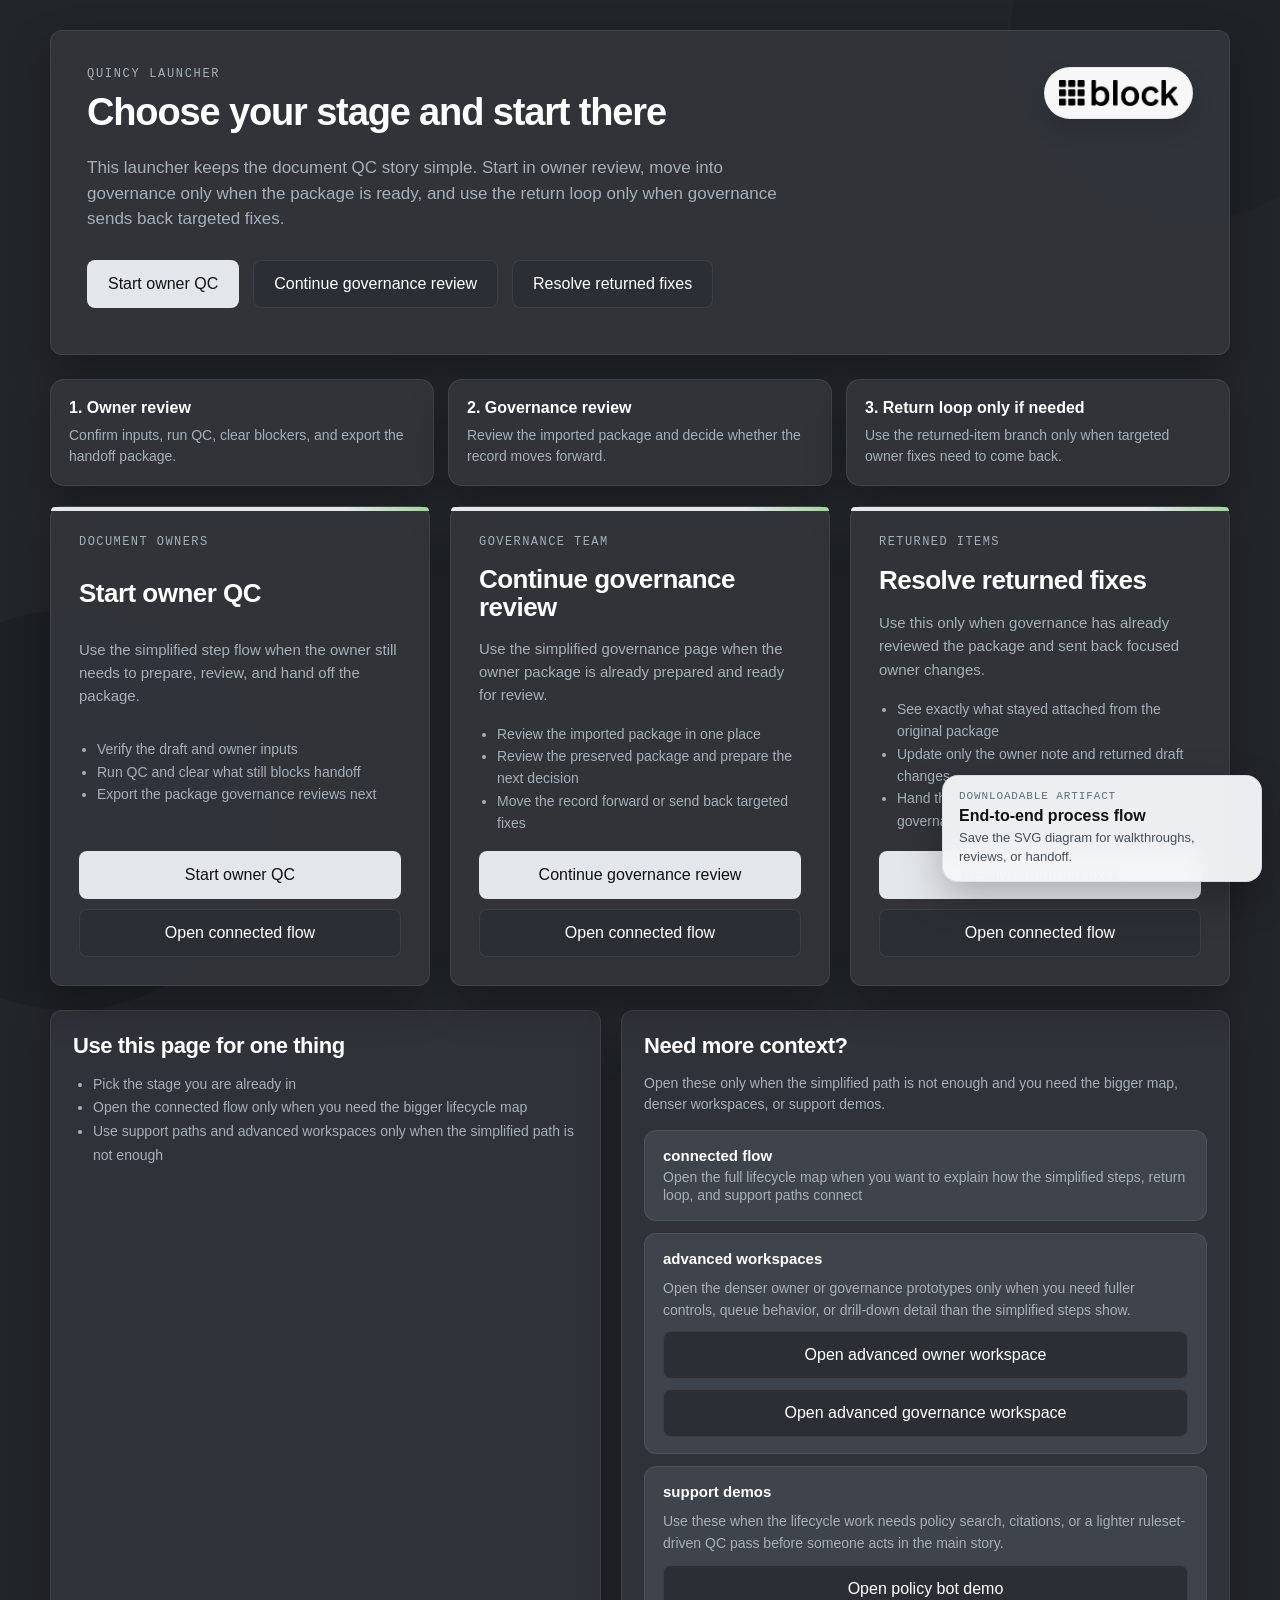
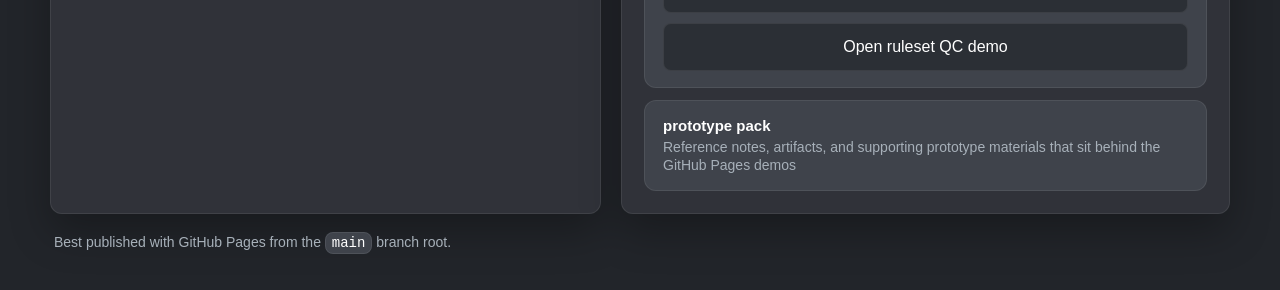
<file: index.html>
<!DOCTYPE html>
<html lang="en">
<head>
  <meta charset="UTF-8" />
  <meta name="viewport" content="width=device-width, initial-scale=1.0" />
  <title>quincy launcher | Policy Agentforce</title>
  <link rel="stylesheet" href="./assets/styles/block-theme-static.css" />
  <style>
    :root {
      --bg: #22252a;
      --panel: rgba(50, 53, 59, 0.94);
      --panel-2: #3f434b;
      --line: rgba(255, 255, 255, 0.08);
      --ink: #ffffff;
      --muted: #a7b0b9;
      --accent: #e3e6ea;
      --accent-soft: #2b2f35;
      --shadow: 0 18px 40px rgba(0, 0, 0, 0.28);
    }

    * { box-sizing: border-box; }
    body {
      margin: 0;
      font-family: var(--font-sans);
      color: var(--ink);
      background: var(--bg);
      -webkit-font-smoothing: antialiased;
      text-rendering: optimizeLegibility;
    }

    .bg-shape {
      position: fixed;
      z-index: -1;
      border-radius: 999px;
      opacity: 0.48;
      filter: blur(0.5px);
    }

    .bg-shape-a {
      width: 400px;
      height: 400px;
      background: #1a1d21;
      left: -130px;
      bottom: -110px;
    }

    .bg-shape-b {
      width: 360px;
      height: 360px;
      background: #1f2328;
      right: -90px;
      top: -140px;
    }

    .wrap {
      width: min(1180px, 94vw);
      margin: 0 auto;
      padding: 30px 0 40px;
    }

    .hero {
      background: var(--panel);
      border: 1px solid var(--line);
      border-radius: 12px;
      padding: 36px;
      box-shadow: var(--shadow);
      margin-bottom: 24px;
      color: var(--ink);
    }

    .hero-head {
      display: flex;
      justify-content: space-between;
      align-items: flex-start;
      gap: 24px;
      margin-bottom: 8px;
    }

    .hero-brand {
      flex-shrink: 0;
      display: inline-flex;
      align-items: center;
      justify-content: center;
      padding: 12px 14px;
      border: 1px solid rgba(17, 17, 17, 0.06);
      border-radius: 999px;
      background: rgba(255, 255, 255, 0.96);
      box-shadow: 0 10px 24px rgba(0, 0, 0, 0.14);
    }

    .hero-brand-logo {
      display: block;
      width: auto;
      height: 26px;
    }

    .eyebrow {
      text-transform: uppercase;
      letter-spacing: 0.14em;
      font-size: 12px;
      color: var(--muted);
      margin: 0 0 12px;
      font-family: var(--font-mono);
    }

    h1 {
      font-size: 38px;
      line-height: 1;
      letter-spacing: -0.03em;
      margin: 0 0 16px;
      max-width: 760px;
      color: var(--ink);
    }

    .lede {
      font-size: 17px;
      line-height: 1.5;
      max-width: 720px;
      color: var(--muted);
      margin-bottom: 28px;
    }

    .actions {
      display: flex;
      gap: 14px;
      flex-wrap: wrap;
      margin-bottom: 10px;
    }

    .btn {
      display: inline-flex;
      align-items: center;
      justify-content: center;
      padding: 14px 20px;
      border-radius: 8px;
      text-decoration: none;
      border: 1px solid var(--line);
      color: var(--ink);
      background: var(--bg);
      transition: transform 0.15s ease, box-shadow 0.15s ease, border-color 0.15s ease;
    }

    .btn.primary {
      background: var(--accent);
      border-color: transparent;
      color: #111111;
    }

    .btn.secondary {
      background: var(--accent-soft);
      color: var(--ink);
      border-color: var(--line);
    }

    .btn:hover {
      transform: translateY(-1px);
      box-shadow: 0 10px 24px rgba(0, 0, 0, 0.4);
      border-color: rgba(17, 17, 17, 0.18);
    }

    .grid {
      display: grid;
      grid-template-columns: 1.15fr 0.85fr;
      gap: 20px;
      margin-bottom: 20px;
    }

    .panel {
      background: var(--panel);
      border: 1px solid var(--line);
      border-radius: 12px;
      padding: 24px;
      box-shadow: var(--shadow);
      color: var(--ink);
    }

    h2 {
      margin: 0 0 14px;
      font-size: 22px;
      letter-spacing: -0.02em;
    }

    ul {
      margin: 0;
      padding-left: 20px;
      line-height: 1.7;
      font-size: 16px;
      color: var(--muted);
    }

    .link-list {
      display: grid;
      gap: 12px;
    }

    .link-card {
      display: block;
      text-decoration: none;
      color: inherit;
      background: var(--panel-2);
      border: 1px solid var(--line);
      border-radius: 12px;
      padding: 16px 18px;
      transition: transform 0.15s ease, box-shadow 0.15s ease, border-color 0.15s ease;
    }

    .link-card:hover {
      transform: translateY(-1px);
      border-color: rgba(17, 17, 17, 0.18);
      box-shadow: 0 10px 24px rgba(0, 0, 0, 0.4);
    }

    .link-card strong {
      display: block;
      font-size: 16px;
      margin-bottom: 4px;
    }

    .link-card span {
      color: var(--muted);
      font-size: 14px;
    }

    .stage-summary {
      display: grid;
      grid-template-columns: repeat(3, minmax(0, 1fr));
      gap: 14px;
      margin-bottom: 20px;
    }

    .stage-pill {
      display: grid;
      gap: 8px;
      padding: 18px;
      border: 1px solid var(--line);
      border-radius: 14px;
      background: var(--panel);
      box-shadow: var(--shadow);
    }

    .stage-pill strong {
      font-size: 16px;
      line-height: 1.2;
    }

    .stage-pill span {
      color: var(--muted);
      font-size: 14px;
      line-height: 1.5;
    }

    .task-grid {
      display: grid;
      grid-template-columns: repeat(3, minmax(0, 1fr));
      gap: 20px;
      margin-bottom: 24px;
    }

    .task-card {
      background: var(--panel);
      border: 1px solid var(--line);
      border-radius: 12px;
      padding: 28px;
      box-shadow: var(--shadow);
      display: grid;
      gap: 16px;
      position: relative;
      min-height: 100%;
    }

    .task-card::before {
      content: "";
      position: absolute;
      inset: 0 0 auto 0;
      height: 4px;
      border-radius: 12px 12px 0 0;
      background: linear-gradient(90deg, #e3e6ea 0%, #e3e6ea 78%, #a3d795 100%);
    }

    .task-kicker {
      font-family: var(--font-mono);
      font-size: 12px;
      letter-spacing: 0.12em;
      text-transform: uppercase;
      color: var(--muted);
    }

    .task-card h2 {
      margin: 0;
      font-size: 26px;
      line-height: 1.08;
    }

    .task-copy {
      color: var(--muted);
      font-size: 15px;
      line-height: 1.55;
    }

    .task-points {
      margin: 0;
      padding-left: 18px;
      color: var(--muted);
      font-size: 14px;
      line-height: 1.6;
    }

    .task-actions {
      display: grid;
      gap: 10px;
      margin-top: auto;
    }

    .task-actions .btn {
      width: 100%;
    }

    .support-grid {
      display: grid;
      grid-template-columns: 0.95fr 1.05fr;
      gap: 20px;
      margin-bottom: 20px;
    }

    .support-grid .panel {
      background: rgba(50, 53, 59, 0.9);
      box-shadow: var(--shadow);
      padding: 22px;
      min-height: 100%;
    }

    .support-grid .link-card {
      background: var(--panel-2);
      box-shadow: none;
    }

    .support-grid .link-card strong {
      font-size: 15px;
    }

    .support-grid .link-card span,
    .support-grid ul {
      font-size: 14px;
    }

    .support-intro {
      color: var(--muted);
      font-size: 14px;
      line-height: 1.55;
      margin-bottom: 14px;
    }

    .support-stack {
      display: grid;
      gap: 12px;
    }

    .support-card-block {
      display: grid;
      gap: 10px;
      padding: 16px 18px;
      background: var(--panel-2);
      border: 1px solid var(--line);
      border-radius: 12px;
    }

    .support-card-block strong {
      font-size: 15px;
      line-height: 1.2;
    }

    .support-card-block span {
      color: var(--muted);
      font-size: 14px;
      line-height: 1.55;
    }

    .support-actions {
      display: grid;
      gap: 10px;
    }

    .support-actions .btn {
      width: 100%;
    }

    .footer {
      font-size: 14px;
      color: var(--muted);
      padding: 0 4px;
    }

    code {
      background: var(--panel-2);
      color: var(--ink);
      border: 1px solid var(--line);
      border-radius: 8px;
      padding: 2px 6px;
    }

    @media (max-width: 900px) {
      .stage-summary,
      .task-grid,
      .support-grid,
      .grid {
        grid-template-columns: 1fr;
      }

      h1 {
        font-size: 32px;
      }

      .hero {
        padding: 28px 22px;
      }

      .hero-head {
        flex-direction: column;
        align-items: flex-start;
      }
    }
  </style>
</head>
<body>
  <div class="bg-shape bg-shape-a"></div>
  <div class="bg-shape bg-shape-b"></div>
  <div class="wrap">
    <section class="hero">
      <div class="hero-head">
        <div>
          <p class="eyebrow">quincy launcher</p>
          <h1>Choose your stage and start there</h1>
        </div>
        <div class="hero-brand" aria-label="Block logo">
          <img class="hero-brand-logo" src="./assets/images/block-lockup-black-no-padding.png" alt="Block" />
        </div>
      </div>
      <div class="lede">
        This launcher keeps the document QC story simple. Start in owner review, move into governance only when the package is ready, and use the return loop only when governance sends back targeted fixes.
      </div>
      <div class="actions">
        <a class="btn primary" href="./mockups/step_01_owner_confirm_inputs.html">Start owner QC</a>
        <a class="btn secondary" href="./mockups/step_05_governance_review_packet.html">Continue governance review</a>
        <a class="btn secondary" href="./mockups/document_owner_returned_by_governance_mockup.html">Resolve returned fixes</a>
      </div>
    </section>

    <section class="stage-summary" aria-label="Default flow summary">
      <div class="stage-pill">
        <strong>1. Owner review</strong>
        <span>Confirm inputs, run QC, clear blockers, and export the handoff package.</span>
      </div>
      <div class="stage-pill">
        <strong>2. Governance review</strong>
        <span>Review the imported package and decide whether the record moves forward.</span>
      </div>
      <div class="stage-pill">
        <strong>3. Return loop only if needed</strong>
        <span>Use the returned-item branch only when targeted owner fixes need to come back.</span>
      </div>
    </section>

    <section class="task-grid">
      <article class="task-card">
        <div class="task-kicker">Document Owners</div>
        <h2>Start owner QC</h2>
        <div class="task-copy">
          Use the simplified step flow when the owner still needs to prepare, review, and hand off the package.
        </div>
        <ul class="task-points">
          <li>Verify the draft and owner inputs</li>
          <li>Run QC and clear what still blocks handoff</li>
          <li>Export the package governance reviews next</li>
        </ul>
        <div class="task-actions">
          <a class="btn primary" href="./mockups/step_01_owner_confirm_inputs.html">Start owner QC</a>
          <a class="btn secondary" href="./mockups/end_to_end_process_flow.html#owner-review">Open connected flow</a>
        </div>
      </article>

      <article class="task-card">
        <div class="task-kicker">Governance Team</div>
        <h2>Continue governance review</h2>
        <div class="task-copy">
          Use the simplified governance page when the owner package is already prepared and ready for review.
        </div>
        <ul class="task-points">
          <li>Review the imported package in one place</li>
          <li>Review the preserved package and prepare the next decision</li>
          <li>Move the record forward or send back targeted fixes</li>
        </ul>
        <div class="task-actions">
          <a class="btn primary" href="./mockups/step_05_governance_review_packet.html">Continue governance review</a>
          <a class="btn secondary" href="./mockups/end_to_end_process_flow.html#governance-review">Open connected flow</a>
        </div>
      </article>

      <article class="task-card">
        <div class="task-kicker">Returned Items</div>
        <h2>Resolve returned fixes</h2>
        <div class="task-copy">
          Use this only when governance has already reviewed the package and sent back focused owner changes.
        </div>
        <ul class="task-points">
          <li>See exactly what stayed attached from the original package</li>
          <li>Update only the owner note and returned draft changes</li>
          <li>Hand the preserved package back into governance review</li>
        </ul>
        <div class="task-actions">
          <a class="btn primary" href="./mockups/document_owner_returned_by_governance_mockup.html">Resolve returned fixes</a>
          <a class="btn secondary" href="./mockups/end_to_end_process_flow.html#returned-loop">Open connected flow</a>
        </div>
      </article>
    </section>

    <section class="support-grid">
      <div class="panel">
        <h2>Use this page for one thing</h2>
        <ul>
          <li>Pick the stage you are already in</li>
          <li>Open the connected flow only when you need the bigger lifecycle map</li>
          <li>Use support paths and advanced workspaces only when the simplified path is not enough</li>
        </ul>
      </div>

      <div class="panel">
        <h2>Need more context?</h2>
        <div class="support-intro">Open these only when the simplified path is not enough and you need the bigger map, denser workspaces, or support demos.</div>
        <div class="support-stack">
          <a class="link-card" href="./mockups/end_to_end_process_flow.html">
            <strong>connected flow</strong>
            <span>Open the full lifecycle map when you want to explain how the simplified steps, return loop, and support paths connect</span>
          </a>
          <div class="support-card-block">
            <strong>advanced workspaces</strong>
            <span>Open the denser owner or governance prototypes only when you need fuller controls, queue behavior, or drill-down detail than the simplified steps show.</span>
            <div class="support-actions">
              <a class="btn secondary" href="./mockups/document_owner_annual_refresh_mockup.html">Open advanced owner workspace</a>
              <a class="btn secondary" href="./mockups/governance_team_mockup.html">Open advanced governance workspace</a>
            </div>
          </div>
          <div class="support-card-block">
            <strong>support demos</strong>
            <span>Use these when the lifecycle work needs policy search, citations, or a lighter ruleset-driven QC pass before someone acts in the main story.</span>
            <div class="support-actions">
              <a class="btn secondary" href="./mockups/policy_bot_demo_mockup.html">Open policy bot demo</a>
              <a class="btn secondary" href="./mockups/ruleset_qc_demo_mockup.html">Open ruleset QC demo</a>
            </div>
          </div>
          <a class="link-card" href="./prototypes/README.md">
            <strong>prototype pack</strong>
            <span>Reference notes, artifacts, and supporting prototype materials that sit behind the GitHub Pages demos</span>
          </a>
        </div>
      </div>
    </section>

    <div class="footer">
      Best published with GitHub Pages from the <code>main</code> branch root.
    </div>
  </div>
  <a class="process-flow-fab" href="./assets/downloads/quincy_end_to_end_process_flow.svg" download="quincy-end-to-end-process-flow.svg" aria-label="Download end-to-end process flow diagram">
    <span class="process-flow-fab-kicker">Downloadable artifact</span>
    <strong class="process-flow-fab-title">End-to-end process flow</strong>
    <span class="process-flow-fab-copy">Save the SVG diagram for walkthroughs, reviews, or handoff.</span>
  </a>
</body>
</html>
</file>
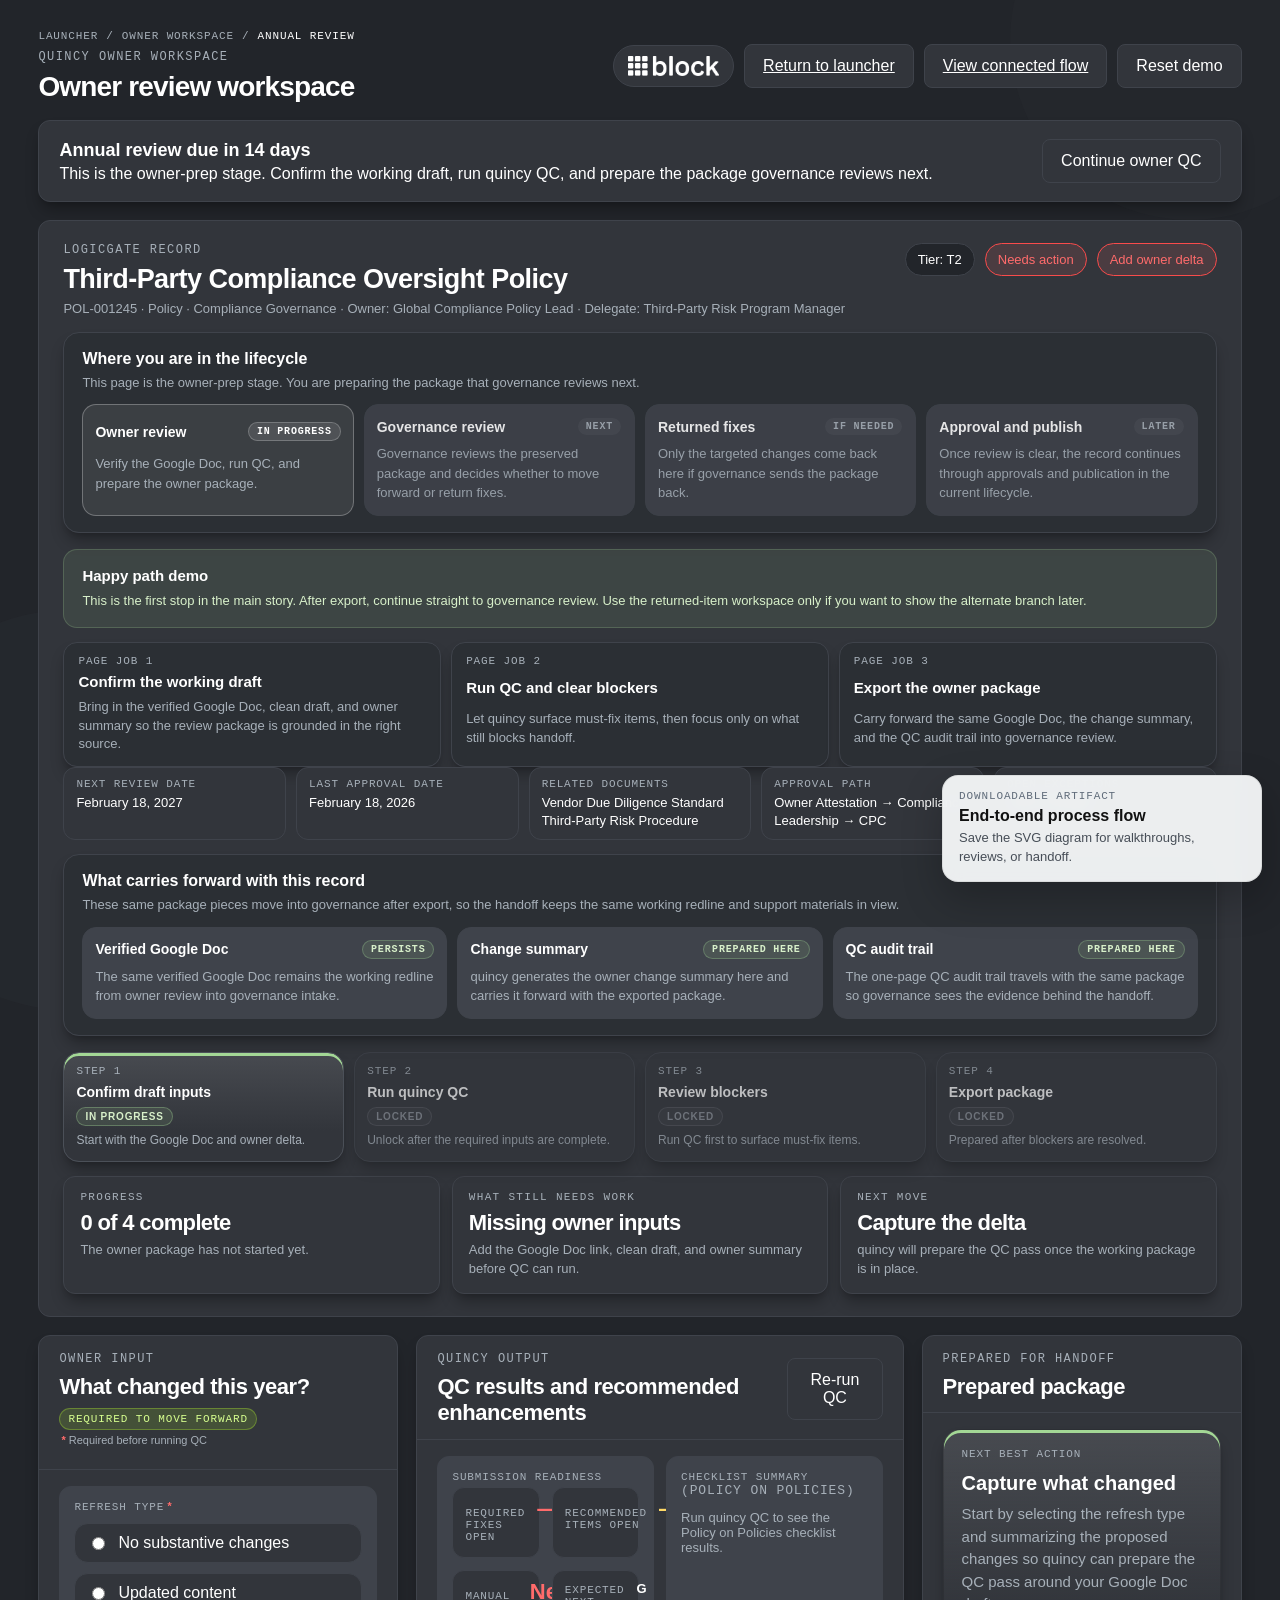
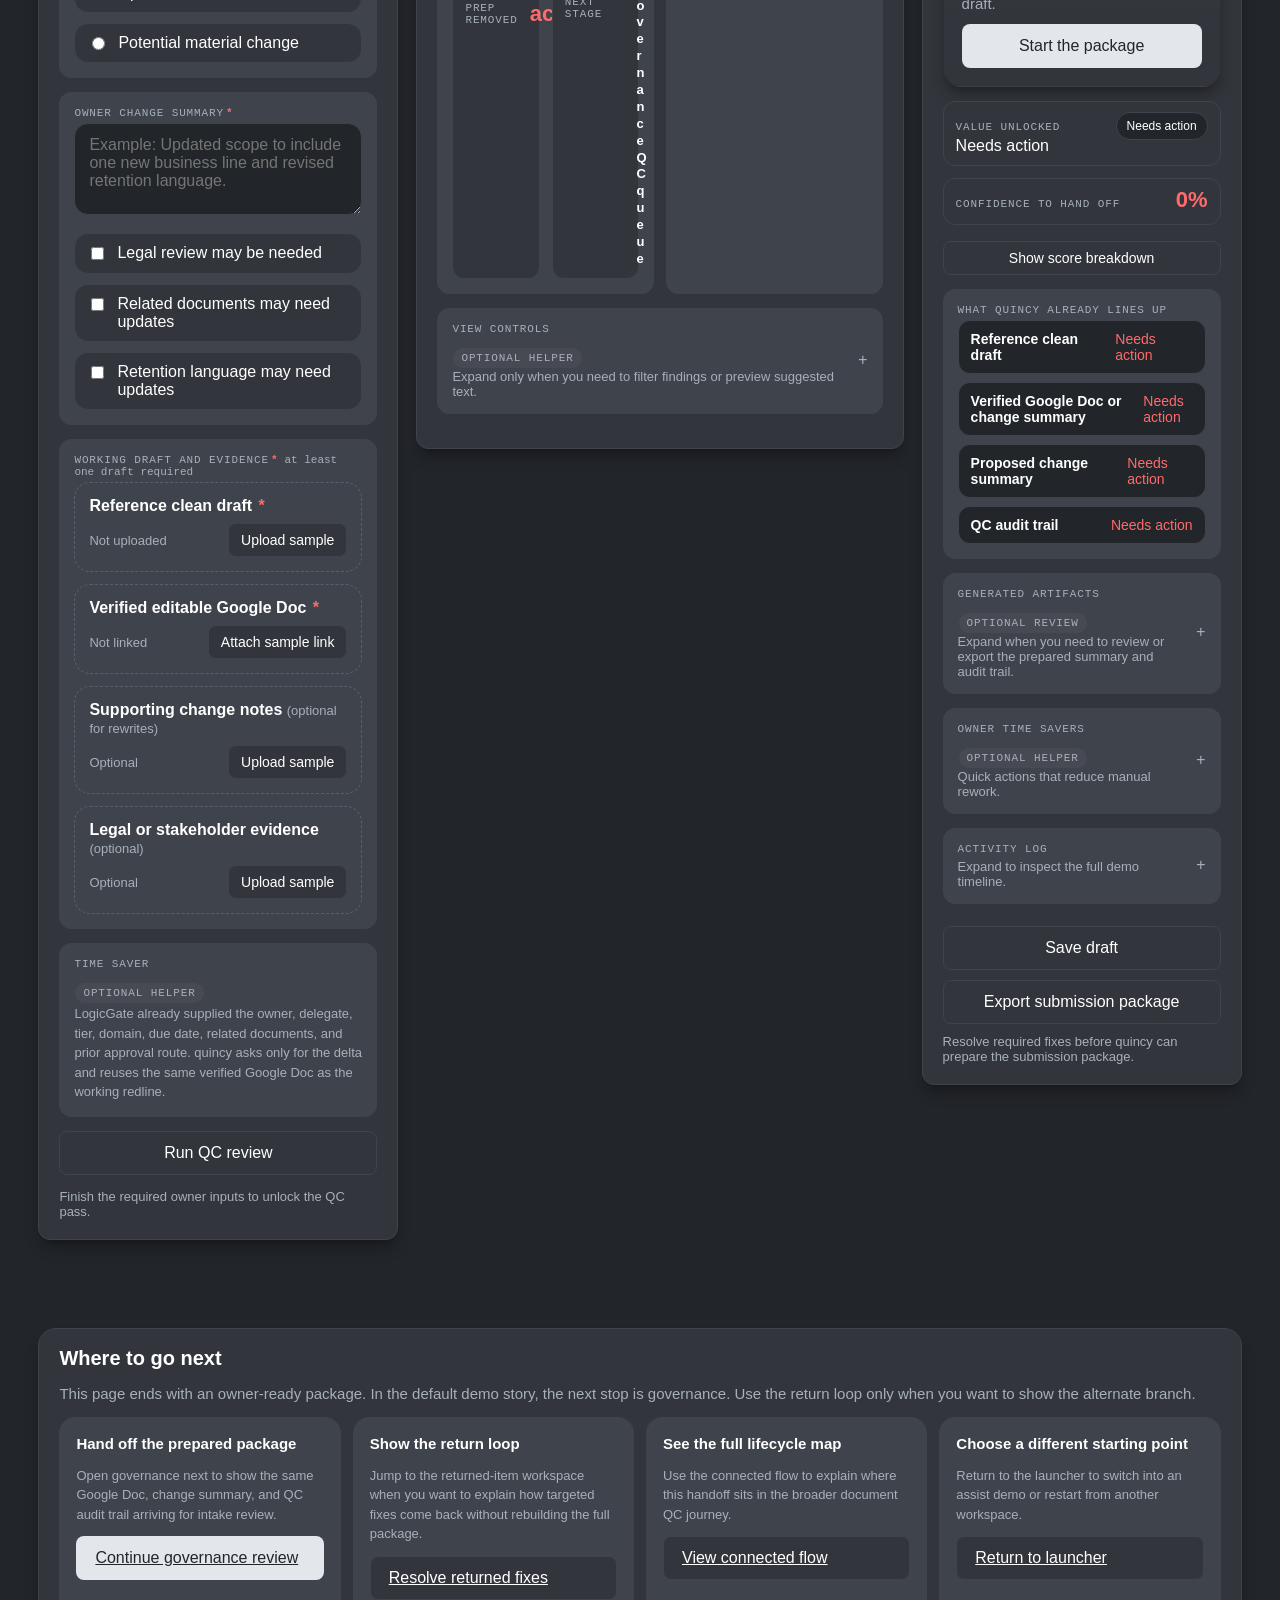
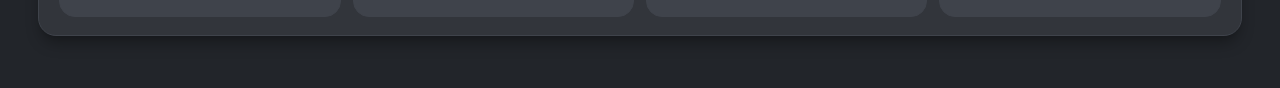
<file: mockups/document_owner_annual_refresh_mockup.html>
<!DOCTYPE html>
<html lang="en">
<head>
  <meta charset="UTF-8" />
  <meta name="viewport" content="width=device-width, initial-scale=1.0" />
  <title>quincy owner workspace</title>
  <link rel="stylesheet" href="../assets/styles/block-theme-static.css" />
  <script src="../assets/js/qc-checklist-config.js"></script>
  <script src="../assets/js/qc-engine.js"></script>
  <style>
    :root {
      --bg: #22252a;
      --panel: #32353b;
      --panel-2: #3f434b;
      --ink: #ffffff;
      --muted: #a7b0b9;
      --line: #3f434b;
      --accent: #e3e6ea;
      --accent-soft: #3f434b;
      --warn: #ffd966;
      --warn-soft: rgba(255, 217, 102, 0.12);
      --danger: #ff6b6b;
      --danger-soft: rgba(255, 107, 107, 0.12);
      --ok: #a3d795;
      --ok-soft: rgba(163, 215, 149, 0.12);
      --shadow: 0 10px 15px -3px rgba(0, 0, 0, 0.3), 0 4px 6px -4px rgba(0, 0, 0, 0.2);
      --radius: 18px;
    }

    * { box-sizing: border-box; }
    body {
      margin: 0;
      font-family: var(--font-sans);
      background: var(--bg);
      color: var(--ink);
      -webkit-font-smoothing: antialiased;
      text-rendering: optimizeLegibility;
    }

    .bg-shape {
      position: fixed;
      z-index: -1;
      border-radius: 999px;
      opacity: 0.4;
      filter: blur(0.5px);
    }

    .bg-shape-a {
      width: 400px;
      height: 400px;
      background: #2a2d33;
      left: -130px;
      bottom: -110px;
    }

    .bg-shape-b {
      width: 360px;
      height: 360px;
      background: #282b30;
      right: -90px;
      top: -140px;
    }

    button, input, textarea, select {
      font: inherit;
    }

    .page {
      width: min(1480px, 94vw);
      margin: 0 auto;
      padding: 30px 0 40px;
    }

    .topbar {
      display: flex;
      justify-content: space-between;
      align-items: center;
      gap: 16px;
      margin-bottom: 18px;
    }

    .eyebrow {
      text-transform: uppercase;
      letter-spacing: 0.12em;
      font-size: 12px;
      color: var(--muted);
      margin: 0 0 8px;
      font-family: var(--font-mono);
    }

    h1 {
      font-size: 28px;
      line-height: 1.08;
      letter-spacing: -0.03em;
      margin: 0;
      font-weight: 700;
    }

    .brand-pill {
      display: inline-flex;
      align-items: center;
      justify-content: center;
      padding: 10px 14px;
      border: 1px solid var(--line);
      border-radius: 999px;
      background: var(--card, #32353b);
    }

    .brand-pill img {
      display: block;
      height: 20px;
      width: auto;
      filter: invert(1);
    }

    .topbar-actions {
      display: flex;
      gap: 10px;
      align-items: center;
      flex-wrap: wrap;
      justify-content: flex-end;
    }

    .ghost-btn, .primary-btn, .secondary-btn, .small-btn {
      border-radius: 8px;
      border: 1px solid var(--line);
      background: var(--bg);
      color: var(--ink);
      padding: 12px 18px;
      cursor: pointer;
      transition: 0.2s ease;
    }

    .primary-btn {
      background: var(--accent);
      color: var(--bg);
      border-color: transparent;
    }

    .secondary-btn {
      background: var(--accent-soft);
      color: var(--ink);
      border-color: var(--line);
    }

    .small-btn {
      padding: 8px 12px;
      font-size: 14px;
    }

    .ghost-btn:hover, .primary-btn:hover, .secondary-btn:hover, .small-btn:hover {
      transform: translateY(-1px);
      filter: brightness(0.92);
      box-shadow: var(--shadow);
    }

    .notification {
      background: var(--panel);
      border: 1px solid var(--line);
      border-radius: 12px;
      padding: 18px 20px;
      display: flex;
      justify-content: space-between;
      align-items: center;
      gap: 18px;
      box-shadow: var(--shadow);
      margin-bottom: 18px;
    }

    .notification strong {
      display: block;
      font-size: 18px;
      margin-bottom: 4px;
      color: var(--ink);
    }

    .demo-path-note {
      margin-top: 16px;
      padding: 16px 18px;
      border-radius: 14px;
      border: 1px solid rgba(163, 215, 149, 0.22);
      background: rgba(163, 215, 149, 0.1);
      display: grid;
      gap: 6px;
    }

    .demo-path-note strong {
      font-size: 15px;
      line-height: 1.3;
    }

    .demo-path-note div {
      color: #d8f0ca;
      font-size: 13px;
      line-height: 1.5;
    }

    .hero {
      background: var(--panel);
      border: 1px solid var(--line);
      border-radius: 12px;
      padding: 22px 24px;
      box-shadow: var(--shadow);
      margin-bottom: 18px;
      color: var(--ink);
    }

    .hero-top {
      display: flex;
      justify-content: space-between;
      gap: 16px;
      align-items: flex-start;
      margin-bottom: 16px;
    }

    .hero-title {
      font-size: 27px;
      line-height: 1.1;
      letter-spacing: -0.02em;
      margin: 0 0 6px;
    }

    .meta-grid {
      display: grid;
      grid-template-columns: repeat(5, minmax(0, 1fr));
      gap: 10px;
    }

    .job-strip {
      display: grid;
      grid-template-columns: repeat(3, minmax(0, 1fr));
      gap: 10px;
      margin: 14px 0 0;
    }

    .job-card {
      background: rgba(43, 47, 53, 0.96);
      border: 1px solid var(--line);
      border-radius: 14px;
      padding: 12px 14px;
      display: grid;
      gap: 6px;
      box-shadow: var(--shadow);
    }

    .job-kicker {
      font-family: var(--font-mono);
      font-size: 11px;
      letter-spacing: 0.08em;
      text-transform: uppercase;
      color: var(--muted);
    }

    .job-title {
      font-size: 15px;
      line-height: 1.25;
      font-weight: 700;
    }

    .job-copy {
      color: var(--muted);
      font-size: 13px;
      line-height: 1.45;
    }

    .lifecycle-map {
      display: grid;
      gap: 12px;
      margin: 12px 0 0;
      padding: 16px 18px;
      border: 1px solid var(--line);
      border-radius: 16px;
      background: rgba(43, 47, 53, 0.96);
      box-shadow: var(--shadow);
    }

    .lifecycle-map-head {
      display: grid;
      gap: 4px;
    }

    .lifecycle-map-title {
      margin: 0;
      font-size: 16px;
      line-height: 1.25;
      font-weight: 700;
    }

    .lifecycle-map-copy {
      color: var(--muted);
      font-size: 13px;
      line-height: 1.5;
    }

    .lifecycle-map-grid {
      display: grid;
      grid-template-columns: repeat(4, minmax(0, 1fr));
      gap: 10px;
    }

    .lifecycle-node {
      display: grid;
      gap: 8px;
      padding: 12px;
      border: 1px solid var(--line);
      border-radius: 14px;
      background: var(--accent-soft);
    }

    .lifecycle-node.done {
      border-color: rgba(163, 215, 149, 0.35);
      background: rgba(163, 215, 149, 0.1);
    }

    .lifecycle-node.active {
      border-color: rgba(255, 255, 255, 0.28);
      background: rgba(255, 255, 255, 0.08);
    }

    .lifecycle-node.future {
      opacity: 0.88;
    }

    .lifecycle-node-head {
      display: flex;
      align-items: center;
      justify-content: space-between;
      gap: 8px;
      flex-wrap: wrap;
    }

    .lifecycle-node-title {
      font-size: 14px;
      line-height: 1.3;
      font-weight: 700;
    }

    .lifecycle-node-badge {
      padding: 3px 8px;
      border-radius: 999px;
      border: 1px solid var(--line);
      font-family: var(--font-mono);
      font-size: 10px;
      letter-spacing: 0.08em;
      text-transform: uppercase;
      font-weight: 700;
      color: var(--muted);
      background: rgba(255, 255, 255, 0.04);
    }

    .lifecycle-node.done .lifecycle-node-badge {
      border-color: rgba(163, 215, 149, 0.3);
      background: rgba(163, 215, 149, 0.12);
      color: #d8f0ca;
    }

    .lifecycle-node.active .lifecycle-node-badge {
      border-color: rgba(255, 255, 255, 0.22);
      background: rgba(255, 255, 255, 0.1);
      color: var(--ink);
    }

    .lifecycle-node-copy {
      color: var(--muted);
      font-size: 13px;
      line-height: 1.5;
    }

    .flow-breadcrumb {
      display: flex;
      flex-wrap: wrap;
      align-items: center;
      gap: 8px;
      margin-bottom: 8px;
      font-family: var(--font-mono);
      font-size: 11px;
      letter-spacing: 0.08em;
      text-transform: uppercase;
      color: var(--muted);
    }

    .flow-breadcrumb a {
      color: inherit;
      text-decoration: none;
    }

    .flow-breadcrumb a:hover,
    .flow-breadcrumb a:focus-visible {
      color: var(--ink);
    }

    .flow-breadcrumb .current {
      color: var(--ink);
    }

    .meta-card, .mini-stat {
      background: var(--accent-soft);
      border: 1px solid var(--line);
      border-radius: 12px;
      padding: 10px 12px;
    }

    .carry-strip {
      display: grid;
      gap: 12px;
      margin-top: 14px;
      padding: 16px 18px;
      border: 1px solid var(--line);
      border-radius: 16px;
      background: rgba(43, 47, 53, 0.96);
      box-shadow: var(--shadow);
    }

    .carry-strip-head {
      display: grid;
      gap: 4px;
    }

    .carry-strip-title {
      margin: 0;
      font-size: 16px;
      line-height: 1.25;
      font-weight: 700;
    }

    .carry-strip-copy {
      color: var(--muted);
      font-size: 13px;
      line-height: 1.5;
    }

    .carry-grid {
      display: grid;
      grid-template-columns: repeat(3, minmax(0, 1fr));
      gap: 10px;
    }

    .carry-card {
      display: grid;
      gap: 8px;
      padding: 12px;
      border: 1px solid var(--line);
      border-radius: 14px;
      background: var(--accent-soft);
    }

    .carry-card-head {
      display: flex;
      align-items: center;
      justify-content: space-between;
      gap: 10px;
      flex-wrap: wrap;
    }

    .carry-card-title {
      font-size: 14px;
      line-height: 1.3;
      font-weight: 700;
    }

    .carry-badge {
      padding: 3px 8px;
      border-radius: 999px;
      border: 1px solid rgba(163, 215, 149, 0.3);
      background: rgba(163, 215, 149, 0.12);
      color: #d8f0ca;
      font-family: var(--font-mono);
      font-size: 10px;
      letter-spacing: 0.08em;
      text-transform: uppercase;
      font-weight: 700;
    }

    .carry-card-copy {
      color: var(--muted);
      font-size: 13px;
      line-height: 1.5;
    }

    .step-grid {
      display: grid;
      grid-template-columns: repeat(4, minmax(0, 1fr));
      gap: 10px;
      margin-top: 16px;
    }

    .step-card {
      background: var(--panel);
      border: 1px solid var(--line);
      border-radius: 16px;
      padding: 12px;
      display: grid;
      gap: 6px;
      box-shadow: var(--shadow);
      cursor: pointer;
      transition: transform 0.18s ease, border-color 0.18s ease, box-shadow 0.18s ease, background 0.18s ease;
    }

    .step-card:hover {
      transform: translateY(-2px);
      border-color: #5a606a;
      box-shadow: 0 0 0 1px rgba(227, 230, 234, 0.08), var(--shadow);
    }

    .step-card:focus-visible {
      outline: none;
      transform: translateY(-2px);
      border-color: #a3d795;
      box-shadow: 0 0 0 3px rgba(163, 215, 149, 0.22), var(--shadow);
    }

    .step-card.active {
      background: linear-gradient(180deg, rgba(227, 230, 234, 0.12) 0%, #32353b 72%);
      box-shadow: inset 0 3px 0 #a3d795, var(--shadow);
      border-color: #4b5058;
    }

    .step-card.done {
      background: #32353b;
      box-shadow: inset 4px 0 0 #a3d795;
    }

    .step-card.ready {
      background: linear-gradient(180deg, rgba(163, 215, 149, 0.12) 0%, #32353b 72%);
      box-shadow: inset 4px 0 0 #a3d795, var(--shadow);
      border-color: rgba(163, 215, 149, 0.34);
    }

    .step-card.locked {
      opacity: 0.68;
    }

    .step-index {
      font-family: var(--font-mono);
      font-size: 11px;
      letter-spacing: 0.08em;
      text-transform: uppercase;
      color: var(--muted);
    }

    .step-name {
      font-size: 14px;
      font-weight: 600;
      line-height: 1.3;
    }

    .step-status {
      width: fit-content;
      padding: 3px 8px;
      border-radius: 999px;
      border: 1px solid rgba(227, 230, 234, 0.18);
      background: rgba(227, 230, 234, 0.08);
      color: var(--muted);
      font-size: 10px;
      font-weight: 700;
      letter-spacing: 0.08em;
      text-transform: uppercase;
    }

    .step-status.active {
      border-color: rgba(163, 215, 149, 0.35);
      background: rgba(163, 215, 149, 0.12);
      color: #d8f0ca;
    }

    .step-status.ready {
      border-color: rgba(163, 215, 149, 0.38);
      background: rgba(163, 215, 149, 0.18);
      color: #d8f0ca;
    }

    .step-status.done {
      border-color: rgba(163, 215, 149, 0.3);
      background: rgba(163, 215, 149, 0.1);
      color: #d8f0ca;
    }

    .step-status.locked {
      border-color: rgba(227, 230, 234, 0.12);
      background: rgba(227, 230, 234, 0.04);
      color: #8a9098;
    }

    .step-state {
      font-size: 12px;
      color: var(--muted);
      line-height: 1.4;
    }

    .progress-strip {
      display: grid;
      grid-template-columns: repeat(auto-fit, minmax(180px, 1fr));
      gap: 12px;
      margin-top: 14px;
    }

    .progress-card {
      background: var(--panel);
      border: 1px solid var(--line);
      border-radius: 12px;
      padding: 14px 16px;
      box-shadow: var(--shadow);
    }

    .progress-label {
      text-transform: uppercase;
      letter-spacing: 0.12em;
      font-size: 11px;
      color: var(--muted);
      font-family: var(--font-mono);
      margin-bottom: 8px;
    }

    .progress-value {
      font-size: 22px;
      line-height: 1.05;
      letter-spacing: -0.03em;
      font-weight: 700;
      margin: 0 0 6px;
    }

    .progress-copy {
      font-size: 13px;
      line-height: 1.5;
      color: var(--muted);
      margin: 0;
    }

    .action-tag {
      display: inline-flex;
      align-items: center;
      padding: 4px 8px;
      border-radius: 999px;
      font-size: 11px;
      letter-spacing: 0.08em;
      text-transform: uppercase;
      font-family: var(--font-mono);
      margin-top: 8px;
      border: 1px solid var(--line);
    }

    .required-tag {
      background: rgba(184, 255, 44, 0.14);
      border-color: rgba(184, 255, 44, 0.3);
      color: #d7ff8f;
    }

    .optional-tag {
      background: rgba(255, 255, 255, 0.04);
      color: var(--muted);
    }

    .ghost-btn, .secondary-btn, .small-btn, .chip, .meta-card, .mini-stat, .hero,
    .panel, .card, .upload-card, .helper-card, .issue-card, .summary-card,
    .result-card, .evidence-card, .status-card, .textarea,
    .input-display, .upload-box, label.option, .finding {
      background: var(--panel);
      color: var(--ink);
      border-color: var(--line);
      box-shadow: none;
    }

    .primary-btn {
      background: var(--accent);
      color: var(--bg);
      border-color: transparent;
    }

    input, textarea, select {
      background: var(--bg);
      color: var(--ink);
      border: 1px solid var(--line);
      border-radius: 4px;
    }

    .meta-label, .card-label {
      font-size: 11px;
      text-transform: uppercase;
      letter-spacing: 0.08em;
      color: var(--muted);
      margin-bottom: 4px;
      font-family: var(--font-mono);
    }

    .required-marker {
      color: var(--danger);
      font-weight: 700;
      margin-left: 2px;
    }

    .field-hint {
      font-size: 11px;
      color: var(--muted);
      font-weight: 400;
      text-transform: none;
      letter-spacing: normal;
      margin-left: 6px;
    }

    .meta-value {
      font-size: 13px;
      line-height: 1.35;
    }

    .chips {
      display: flex;
      gap: 10px;
      flex-wrap: wrap;
      justify-content: flex-end;
    }

    .chip {
      padding: 8px 12px;
      border-radius: 999px;
      border: 1px solid var(--line);
      background: var(--bg);
      font-size: 13px;
    }

    .chip.warn {
      background: var(--warn-soft);
      color: #7b5200;
      border-color: var(--color-border-warning);
    }

    .chip.danger {
      background: var(--danger-soft);
      color: var(--danger);
      border-color: var(--color-border-danger);
    }

    .chip.ok {
      background: rgba(163, 215, 149, 0.12);
      color: var(--ok);
      border-color: rgba(163, 215, 149, 0.35);
    }

    .layout {
      display: grid;
      grid-template-columns: 360px minmax(0, 1fr) 320px;
      gap: 18px;
      align-items: start;
    }

    .panel {
      background: var(--panel);
      border: 1px solid var(--line);
      border-radius: 12px;
      box-shadow: var(--shadow);
      overflow: hidden;
      color: var(--ink);
    }

    .panel-header {
      padding: 16px 20px 12px;
      border-bottom: 1px solid var(--line);
      display: flex;
      justify-content: space-between;
      align-items: center;
      gap: 12px;
    }

    .panel-title {
      margin: 0;
      font-size: 22px;
      line-height: 1.2;
      letter-spacing: -0.02em;
    }

    .panel-body {
      padding: 16px 20px 20px;
      display: grid;
      gap: 14px;
    }

    .stack {
      display: grid;
      gap: 14px;
    }

    .card {
      background: var(--accent-soft);
      border: 1px solid var(--line);
      border-radius: 12px;
      padding: 14px;
    }

    .disclosure {
      overflow: hidden;
    }

    .disclosure summary {
      list-style: none;
      cursor: pointer;
      display: flex;
      align-items: center;
      justify-content: space-between;
      gap: 12px;
    }

    .disclosure summary::-webkit-details-marker {
      display: none;
    }

    .disclosure summary::after {
      content: "+";
      font-family: var(--font-mono);
      color: var(--muted);
      flex-shrink: 0;
    }

    .disclosure[open] summary::after {
      content: "−";
    }

    .disclosure-body {
      margin-top: 14px;
    }

    .radio-list, .check-list {
      display: grid;
      gap: 10px;
      margin-top: 10px;
    }

    label.option {
      display: flex;
      align-items: flex-start;
      gap: 10px;
      padding: 10px 12px;
      background: var(--panel);
      border: 1px solid var(--line);
      border-radius: 14px;
      cursor: pointer;
    }

    label.option.active {
      border-color: #5f666f;
      background: #3a3f46;
    }

    .textarea, .input-display {
      width: 100%;
      border: 1px solid var(--line);
      border-radius: 14px;
      padding: 12px 14px;
      background: var(--bg);
      color: var(--ink);
    }

    textarea.textarea {
      min-height: 92px;
      resize: vertical;
    }

    .upload-grid {
      display: grid;
      gap: 12px;
    }

    .upload-box {
      background: var(--panel-2);
      border: 1.5px dashed #59606a;
      border-radius: 16px;
      padding: 14px;
    }

    .upload-row {
      display: flex;
      justify-content: space-between;
      align-items: center;
      gap: 10px;
      margin-top: 8px;
    }

    .upload-status {
      font-size: 13px;
      color: var(--muted);
    }

    .finding-list {
      display: grid;
      gap: 14px;
    }

    .finding {
      border-radius: 18px;
      border: 1px solid var(--line);
      background: var(--panel);
      overflow: hidden;
    }

    .finding.must {
      border-color: var(--color-border-danger);
      background: linear-gradient(180deg, rgba(255, 107, 107, 0.18) 0%, rgba(50, 53, 59, 0.96) 54%, #2f3137 100%);
    }

    .finding.reco {
      border-color: var(--line);
      background: linear-gradient(180deg, #3a3f46 0%, #32353b 100%);
    }

    .finding-head {
      display: flex;
      justify-content: space-between;
      align-items: center;
      gap: 10px;
      padding: 14px 16px 10px;
    }

    .finding-title {
      font-size: 16px;
      margin: 0;
    }

    .badge {
      display: inline-flex;
      align-items: center;
      gap: 6px;
      border-radius: 999px;
      padding: 6px 10px;
      font-size: 12px;
      border: 1px solid var(--line);
      background: var(--bg);
    }

    .badge.must {
      border-color: var(--color-border-danger);
      color: var(--danger);
      background: var(--danger-soft);
    }

    .badge.reco {
      color: var(--muted);
    }

    .finding-body {
      padding: 0 16px 16px;
      font-size: 14px;
      line-height: 1.45;
    }

    .finding-actions {
      display: flex;
      flex-wrap: wrap;
      gap: 10px;
      margin-top: 14px;
    }

    .suggested-text {
      margin-top: 14px;
      padding: 12px 14px;
      border-radius: 14px;
      background: #2b2f35;
      border: 1px dashed #5f666f;
      font-size: 14px;
      line-height: 1.45;
      display: none;
      white-space: pre-line;
    }

    .finding.show-text .suggested-text {
      display: block;
    }

    .finding.resolved {
      opacity: 0.63;
    }

    .finding.resolved .finding-title {
      text-decoration: line-through;
    }

    .summary-grid {
      display: grid;
      grid-template-columns: repeat(2, minmax(0, 1fr));
      gap: 12px;
    }

    .checklist {
      display: grid;
      gap: 8px;
      font-size: 14px;
    }

    .check-item {
      display: flex;
      justify-content: space-between;
      gap: 10px;
      padding: 10px 12px;
      border-radius: 12px;
      background: var(--bg);
      border: 1px solid var(--line);
    }

    .check-item strong {
      color: var(--ink);
      font-weight: 600;
    }

    .check-status {
      color: var(--muted);
    }

    .check-status.ok {
      color: var(--ok);
    }

    .check-status.warn {
      color: var(--warn);
    }

    .check-status.danger {
      color: var(--danger);
    }

    .side-note {
      font-size: 13px;
      line-height: 1.5;
      color: var(--muted);
    }

    .readiness {
      display: grid;
      gap: 12px;
    }

    .mini-stat {
      display: flex;
      justify-content: space-between;
      align-items: baseline;
      gap: 12px;
    }

    .mini-stat-value {
      font-size: 22px;
      line-height: 1;
      font-weight: 700;
    }

    .mini-stat-value.warn { color: var(--warn); }
    .mini-stat-value.danger { color: var(--danger); }
    .mini-stat-value.ok { color: var(--ok); }

    .mini-stat-value.next-stage-value {
      font-size: 13px;
      font-weight: 600;
      line-height: 1.3;
      word-break: break-word;
    }

    .activity {
      display: grid;
      gap: 10px;
      font-size: 14px;
    }

    .activity-item {
      padding-left: 14px;
      border-left: 2px solid var(--line);
      color: var(--muted);
    }

    .footer-actions {
      display: grid;
      gap: 10px;
      margin-top: 8px;
    }

    .artifact-meta {
      font-size: 13px;
      line-height: 1.5;
      color: var(--muted);
      margin-bottom: 10px;
    }

    .artifact-preview {
      width: 100%;
      min-height: 150px;
      resize: vertical;
      border-radius: 14px;
      border: 1px solid var(--line);
      background: var(--bg);
      color: var(--ink);
      padding: 12px 14px;
      line-height: 1.55;
    }

    .artifact-actions {
      margin-top: 10px;
    }

    .link-btn {
      text-decoration: none;
      display: inline-flex;
      justify-content: center;
      align-items: center;
      width: 100%;
    }

    .footer-actions .primary-btn[disabled] {
      opacity: 0.45;
      cursor: not-allowed;
      transform: none;
      box-shadow: none;
    }

    .subtle {
      font-size: 13px;
      color: var(--muted);
    }

    .resolved-note {
      font-size: 13px;
      color: var(--ok);
      margin-top: 10px;
      display: none;
    }

    .finding.resolved .resolved-note {
      display: block;
    }

    dialog {
      border: none;
      border-radius: 24px;
      width: min(560px, calc(100vw - 40px));
      padding: 0;
      box-shadow: 0 24px 70px rgba(0, 0, 0, 0.4);
    }

    dialog::backdrop {
      background: rgba(13, 14, 17, 0.6);
      backdrop-filter: blur(3px);
    }

    .modal {
      padding: 24px;
      background: #f4f6f7;
      color: #111111;
      border: 1px solid rgba(17, 17, 17, 0.08);
      border-radius: 24px;
    }

    .modal h3 {
      margin: 0 0 8px;
      font-size: 22px;
      color: #111111;
    }

    .modal > div,
    .modal ul,
    .modal li {
      color: #32353b;
    }

    .modal > div:first-of-type {
      line-height: 1.55;
    }

    .modal ul {
      margin: 12px 0 0;
      padding-left: 18px;
      line-height: 1.6;
    }

    .modal li + li {
      margin-top: 6px;
    }

    .modal .ghost-btn {
      background: #ffffff;
      color: #111111;
      border-color: rgba(17, 17, 17, 0.12);
    }

    .modal .primary-btn {
      background: #e3e6ea;
      color: #111111;
      border-color: transparent;
    }

    .modal-actions {
      display: flex;
      justify-content: flex-end;
      gap: 10px;
      margin-top: 22px;
    }

    .modal-actions .ghost-btn,
    .modal-actions .primary-btn {
      min-width: 120px;
    }

    .submitted-banner {
      display: none;
      padding: 12px 16px;
      border-radius: 16px;
      background: rgba(163, 215, 149, 0.12);
      color: var(--ok);
      border: 1px solid rgba(163, 215, 149, 0.28);
      box-shadow: inset 4px 0 0 #a3d795;
      margin-bottom: 12px;
      font-size: 14px;
    }

    .completion-callout {
      display: grid;
      gap: 6px;
      padding: 14px 16px;
      border-radius: 16px;
      border: 1px solid var(--line);
      background: var(--accent-soft);
      box-shadow: var(--shadow);
    }

    .completion-callout[hidden] {
      display: none;
    }

    .completion-callout.ready {
      background: rgba(163, 215, 149, 0.12);
      border-color: rgba(163, 215, 149, 0.28);
      box-shadow: inset 4px 0 0 #a3d795, var(--shadow);
    }

    .completion-callout.done {
      background: rgba(227, 230, 234, 0.12);
      border-color: rgba(227, 230, 234, 0.18);
      box-shadow: inset 4px 0 0 #e3e6ea, var(--shadow);
    }

    .completion-title {
      font-size: 16px;
      font-weight: 700;
      line-height: 1.25;
    }

    .completion-copy {
      color: var(--muted);
      font-size: 14px;
      line-height: 1.5;
    }

    .panel.read-only {
      opacity: 0.78;
    }

    .panel.read-only .panel-body {
      pointer-events: none;
    }

    .badge.needs-review {
      color: var(--warn);
      border-color: var(--color-border-warning);
      background: var(--warn-soft);
    }

    .qc-loading {
      display: none;
      text-align: center;
      padding: 28px 16px;
      color: var(--muted);
      font-size: 15px;
      line-height: 1.6;
    }

    .qc-loading.active {
      display: block;
    }

    .qc-loading .spinner {
      display: inline-block;
      width: 22px;
      height: 22px;
      border: 2.5px solid var(--line);
      border-top-color: var(--accent);
      border-radius: 50%;
      animation: spin 0.7s linear infinite;
      vertical-align: middle;
      margin-right: 10px;
    }

    @keyframes spin {
      to { transform: rotate(360deg); }
    }

    .qc-loading .check-progress {
      margin-top: 14px;
      display: grid;
      gap: 6px;
      text-align: left;
      font-size: 13px;
    }

    .qc-loading .check-progress .step {
      padding: 6px 10px;
      border-radius: 10px;
      background: white;
      color: var(--ink);
      border: 1px solid var(--line);
      opacity: 0.4;
      transition: opacity 0.3s ease;
    }

    .qc-loading .check-progress .step.done {
      opacity: 1;
      border-color: #b8ff2c;
      background: #32353b;
      box-shadow: inset 4px 0 0 #a3d795;
    }

    .readiness-breakdown {
      display: none;
      margin-top: 12px;
      font-size: 13px;
      line-height: 1.5;
    }

    .readiness-breakdown.visible {
      display: block;
    }

    .breakdown-row {
      display: flex;
      justify-content: space-between;
      align-items: center;
      gap: 8px;
      padding: 5px 0;
      border-bottom: 1px solid var(--line);
    }

    .breakdown-row:last-child {
      border-bottom: none;
    }

    .breakdown-bar {
      width: 60px;
      height: 6px;
      border-radius: 3px;
      background: #4b5058;
      overflow: hidden;
      flex-shrink: 0;
    }

    .breakdown-fill {
      height: 100%;
      border-radius: 3px;
      background: var(--ok);
      transition: width 0.4s ease;
    }

    .breakdown-fill.partial {
      background: var(--warn);
    }

    .breakdown-fill.zero {
      background: var(--danger);
    }

    .context-signal {
      font-size: 12px;
      display: inline-block;
      padding: 3px 8px;
      border-radius: 999px;
      background: rgba(92, 152, 249, 0.1);
      color: var(--color-text-info);
      border: 1px solid rgba(92, 152, 249, 0.25);
      margin-left: 8px;
    }

    .next-step-card {
      border-radius: 18px;
      padding: 18px;
      border: 1px solid rgba(17, 17, 17, 0.16);
      background: linear-gradient(180deg, rgba(227, 230, 234, 0.12) 0%, #32353b 72%);
      display: grid;
      gap: 8px;
      box-shadow: inset 0 3px 0 #a3d795, var(--shadow);
    }

    .next-step-title {
      font-size: 20px;
      line-height: 1.15;
      margin: 0;
    }

    .next-step-copy {
      color: var(--muted);
      font-size: 15px;
      line-height: 1.5;
    }

    .page-exit {
      margin-top: 18px;
      padding: 18px 20px;
      border: 1px solid var(--line);
      border-radius: 18px;
      background: var(--panel);
      box-shadow: var(--shadow);
      display: grid;
      gap: 12px;
    }

    .page-exit-title {
      margin: 0;
      font-size: 20px;
      line-height: 1.15;
    }

    .page-exit-copy {
      color: var(--muted);
      font-size: 15px;
      line-height: 1.55;
    }

    .page-exit-actions {
      display: grid;
      grid-template-columns: repeat(auto-fit, minmax(220px, 1fr));
      gap: 12px;
    }

    .exit-card {
      display: grid;
      gap: 12px;
      align-content: start;
      padding: 16px;
      border: 1px solid var(--line);
      border-radius: 16px;
      background: var(--accent-soft);
      min-height: 100%;
    }

    .exit-card .primary-btn,
    .exit-card .secondary-btn,
    .exit-card .ghost-btn {
      width: 100%;
    }

    .exit-card-title {
      margin: 0;
      font-size: 15px;
      line-height: 1.3;
      font-weight: 700;
    }

    .exit-card-copy {
      color: var(--muted);
      font-size: 13px;
      line-height: 1.5;
    }

    @media (max-width: 1200px) {
      .layout {
        grid-template-columns: 1fr;
      }

      .meta-grid,
      .job-strip,
      .lifecycle-map-grid,
      .carry-grid,
      .step-grid {
        grid-template-columns: repeat(2, minmax(0, 1fr));
      }

      .summary-grid {
        grid-template-columns: 1fr;
      }
    }
  </style>
</head>
<body>
  <div class="bg-shape bg-shape-a"></div>
  <div class="bg-shape bg-shape-b"></div>
  <div class="page">
    <div class="topbar">
      <div>
        <nav class="flow-breadcrumb" aria-label="Process position">
          <a href="../index.html">Launcher</a>
          <span aria-hidden="true">/</span>
          <span>Owner workspace</span>
          <span aria-hidden="true">/</span>
          <span class="current">Annual review</span>
        </nav>
        <p class="eyebrow">quincy owner workspace</p>
        <h1>Owner review workspace</h1>
      </div>
      <div class="topbar-actions">
        <div class="brand-pill" aria-label="Block logo">
          <img src="../assets/images/block-lockup-black-no-padding.png" alt="Block" />
        </div>
        <a class="ghost-btn" href="../index.html">Return to launcher</a>
        <a class="ghost-btn" href="./end_to_end_process_flow.html#owner-review-stage">View connected flow</a>
        <button class="ghost-btn" id="resetDemo">Reset demo</button>
      </div>
    </div>

    <section class="notification">
      <div>
        <strong>Annual review due in 14 days</strong>
        <div>This is the owner-prep stage. Confirm the working draft, run quincy QC, and prepare the package governance reviews next.</div>
      </div>
      <button class="secondary-btn" id="focusRefresh">Continue owner QC</button>
    </section>

    <section class="hero">
      <div class="hero-top">
        <div>
          <p class="eyebrow">LogicGate record</p>
          <h2 class="hero-title">Third-Party Compliance Oversight Policy</h2>
          <div class="subtle">POL-001245 · Policy · Compliance Governance · Owner: Global Compliance Policy Lead · Delegate: Third-Party Risk Program Manager</div>
        </div>
        <div class="chips">
          <span class="chip">Tier: T2</span>
          <span class="chip danger" id="statusChipMain">Needs action</span>
          <span class="chip danger" id="statusChipSecondary">Waiting on owner delta</span>
        </div>
      </div>
      <section class="lifecycle-map" aria-label="Where this page sits in the lifecycle">
        <div class="lifecycle-map-head">
          <h3 class="lifecycle-map-title">Where you are in the lifecycle</h3>
          <div class="lifecycle-map-copy">This page is the owner-prep stage. You are preparing the package that governance reviews next.</div>
        </div>
        <div class="lifecycle-map-grid">
          <article class="lifecycle-node active">
            <div class="lifecycle-node-head">
              <div class="lifecycle-node-title">Owner review</div>
              <span class="lifecycle-node-badge">In progress</span>
            </div>
            <div class="lifecycle-node-copy">Verify the Google Doc, run QC, and prepare the owner package.</div>
          </article>
          <article class="lifecycle-node future">
            <div class="lifecycle-node-head">
              <div class="lifecycle-node-title">Governance review</div>
              <span class="lifecycle-node-badge">Next</span>
            </div>
            <div class="lifecycle-node-copy">Governance reviews the preserved package and decides whether to move forward or return fixes.</div>
          </article>
          <article class="lifecycle-node future">
            <div class="lifecycle-node-head">
              <div class="lifecycle-node-title">Returned fixes</div>
              <span class="lifecycle-node-badge">If needed</span>
            </div>
            <div class="lifecycle-node-copy">Only the targeted changes come back here if governance sends the package back.</div>
          </article>
          <article class="lifecycle-node future">
            <div class="lifecycle-node-head">
              <div class="lifecycle-node-title">Approval and publish</div>
              <span class="lifecycle-node-badge">Later</span>
            </div>
            <div class="lifecycle-node-copy">Once review is clear, the record continues through approvals and publication in the current lifecycle.</div>
          </article>
        </div>
      </section>
      <section class="demo-path-note" aria-label="Happy path guidance">
        <strong>Happy path demo</strong>
        <div>This is the first stop in the main story. After export, continue straight to governance review. Use the returned-item workspace only if you want to show the alternate branch later.</div>
      </section>
      <section class="job-strip" aria-label="owner workspace page jobs">
        <div class="job-card">
          <div class="job-kicker">Page job 1</div>
          <div class="job-title">Confirm the working draft</div>
          <div class="job-copy">Bring in the verified Google Doc, clean draft, and owner summary so the review package is grounded in the right source.</div>
        </div>
        <div class="job-card">
          <div class="job-kicker">Page job 2</div>
          <div class="job-title">Run QC and clear blockers</div>
          <div class="job-copy">Let quincy surface must-fix items, then focus only on what still blocks handoff.</div>
        </div>
        <div class="job-card">
          <div class="job-kicker">Page job 3</div>
          <div class="job-title">Export the owner package</div>
          <div class="job-copy">Carry forward the same Google Doc, the change summary, and the QC audit trail into governance review.</div>
        </div>
      </section>
      <div class="meta-grid">
        <div class="meta-card">
          <div class="meta-label">Next review date</div>
          <div class="meta-value">February 18, 2027</div>
        </div>
        <div class="meta-card">
          <div class="meta-label">Last approval date</div>
          <div class="meta-value">February 18, 2026</div>
        </div>
        <div class="meta-card">
          <div class="meta-label">Related documents</div>
          <div class="meta-value">Vendor Due Diligence Standard<br />Third-Party Risk Procedure</div>
        </div>
        <div class="meta-card">
          <div class="meta-label">Approval path</div>
          <div class="meta-value">Owner Attestation → Compliance Leadership → CPC</div>
        </div>
        <div class="meta-card">
          <div class="meta-label">Open exceptions</div>
          <div class="meta-value">None recorded</div>
        </div>
      </div>
      <section class="carry-strip" aria-label="Artifacts that carry forward">
        <div class="carry-strip-head">
          <h3 class="carry-strip-title">What carries forward with this record</h3>
          <div class="carry-strip-copy">These same package pieces move into governance after export, so the handoff keeps the same working redline and support materials in view.</div>
        </div>
        <div class="carry-grid">
          <article class="carry-card">
            <div class="carry-card-head">
              <div class="carry-card-title">Verified Google Doc</div>
              <span class="carry-badge">Persists</span>
            </div>
            <div class="carry-card-copy">The same verified Google Doc remains the working redline from owner review into governance intake.</div>
          </article>
          <article class="carry-card">
            <div class="carry-card-head">
              <div class="carry-card-title">Change summary</div>
              <span class="carry-badge">Prepared here</span>
            </div>
            <div class="carry-card-copy">quincy generates the owner change summary here and carries it forward with the exported package.</div>
          </article>
          <article class="carry-card">
            <div class="carry-card-head">
              <div class="carry-card-title">QC audit trail</div>
              <span class="carry-badge">Prepared here</span>
            </div>
            <div class="carry-card-copy">The one-page QC audit trail travels with the same package so governance sees the evidence behind the handoff.</div>
          </article>
        </div>
      </section>
      <section class="step-grid" aria-label="quincy annual refresh steps">
        <div class="step-card active" id="stepDocCard">
          <div class="step-index">Step 1</div>
          <div class="step-name">Confirm draft inputs</div>
          <div class="step-status active" data-step-status>In progress</div>
          <div class="step-state" id="stepDocState">Start with the Google Doc and owner delta.</div>
        </div>
        <div class="step-card locked" id="stepQcCard">
          <div class="step-index">Step 2</div>
          <div class="step-name">Run quincy QC</div>
          <div class="step-status locked" data-step-status>Locked</div>
          <div class="step-state" id="stepQcState">Unlock after the required inputs are complete.</div>
        </div>
        <div class="step-card locked" id="stepReviewCard">
          <div class="step-index">Step 3</div>
          <div class="step-name">Review blockers</div>
          <div class="step-status locked" data-step-status>Locked</div>
          <div class="step-state" id="stepReviewState">Run QC first to surface must-fix items.</div>
        </div>
        <div class="step-card locked" id="stepExportCard">
          <div class="step-index">Step 4</div>
          <div class="step-name">Export package</div>
          <div class="step-status locked" data-step-status>Locked</div>
          <div class="step-state" id="stepExportState">Prepared after blockers are resolved.</div>
        </div>
      </section>
      <section class="progress-strip" aria-label="annual refresh progress summary">
        <div class="progress-card">
          <div class="progress-label">Progress</div>
          <div class="progress-value" id="progressComplete">0 of 4 complete</div>
          <p class="progress-copy" id="progressCompleteCopy">Start by confirming the owner delta and working draft.</p>
        </div>
        <div class="progress-card">
          <div class="progress-label">What still needs work</div>
          <div class="progress-value" id="progressBlocker">Missing owner inputs</div>
          <p class="progress-copy" id="progressBlockerCopy">Add the Google Doc link, clean draft, and owner summary before QC can run.</p>
        </div>
        <div class="progress-card">
          <div class="progress-label">Next move</div>
          <div class="progress-value" id="progressNext">Capture the delta</div>
          <p class="progress-copy" id="progressNextCopy">quincy will prepare the QC pass after the required owner inputs are in place.</p>
        </div>
      </section>
    </section>

    <div class="layout">
      <section class="panel" id="leftPanel">
        <div class="panel-header">
          <div>
            <p class="eyebrow">Owner Input</p>
            <h3 class="panel-title">What changed this year?</h3>
            <div class="action-tag required-tag">Required to move forward</div>
            <p style="font-size:11px; color:var(--muted); margin-top:4px;"><span class="required-marker">*</span> Required before running QC</p>
          </div>
        </div>
        <div class="panel-body">
          <div class="card">
            <div class="card-label">Refresh type<span class="required-marker">*</span></div>
            <div class="radio-list" id="refreshTypeList">
              <label class="option">
                <input type="radio" name="refreshType" value="no-change" />
                <span>No substantive changes</span>
              </label>
              <label class="option">
                <input type="radio" name="refreshType" value="updated" />
                <span>Updated content</span>
              </label>
              <label class="option">
                <input type="radio" name="refreshType" value="material" />
                <span>Potential material change</span>
              </label>
            </div>
          </div>

          <div class="card">
            <div class="card-label">Owner change summary<span class="required-marker">*</span></div>
            <textarea class="textarea" id="changeSummary" placeholder="Example: Updated scope to include one new business line and revised retention language."></textarea>
            <div class="check-list" style="margin-top: 14px;">
              <label class="option">
                <input type="checkbox" id="needsLegal" />
                <span>Legal review may be needed</span>
              </label>
              <label class="option">
                <input type="checkbox" id="needsRelatedDocs" />
                <span>Related documents may need updates</span>
              </label>
              <label class="option">
                <input type="checkbox" id="needsRetention" />
                <span>Retention language may need updates</span>
              </label>
            </div>
          </div>

          <div class="card">
            <div class="card-label">Working draft and evidence<span class="required-marker">*</span><span class="field-hint">at least one draft required</span></div>
            <div class="upload-grid">
              <div class="upload-box" data-upload="clean">
                <div><strong>Reference clean draft</strong> <span class="required-marker">*</span></div>
                <div class="upload-row">
                  <span class="upload-status" id="cleanStatus">Not uploaded</span>
                  <button class="small-btn" type="button">Upload sample</button>
                </div>
              </div>
              <div class="upload-box" data-upload="redline">
                <div><strong>Verified editable Google Doc</strong> <span class="required-marker">*</span></div>
                <div class="upload-row">
                  <span class="upload-status" id="redlineStatus">Not linked</span>
                  <button class="small-btn" type="button">Attach sample link</button>
                </div>
              </div>
              <div class="upload-box" data-upload="change-summary">
                <div><strong>Supporting change notes</strong> <span class="subtle">(optional for rewrites)</span></div>
                <div class="upload-row">
                  <span class="upload-status" id="changeSummaryFileStatus">Optional</span>
                  <button class="small-btn" type="button">Upload sample</button>
                </div>
              </div>
              <div class="upload-box" data-upload="legal-evidence">
                <div><strong>Legal or stakeholder evidence</strong> <span class="subtle">(optional)</span></div>
                <div class="upload-row">
                  <span class="upload-status" id="evidenceStatus">Optional</span>
                  <button class="small-btn" type="button">Upload sample</button>
                </div>
              </div>
            </div>
          </div>

          <div class="card">
            <div class="card-label">Time saver</div>
            <div class="action-tag optional-tag">Optional helper</div>
            <div class="side-note">
              LogicGate already supplied the owner, delegate, tier, domain, due date, related documents, and prior approval route. quincy asks only for the delta and reuses the same verified Google Doc as the working redline.
            </div>
          </div>

          <button class="secondary-btn" id="runQcBtn">Let quincy review the draft</button>
          <div class="subtle" id="runQcHint">Finish the required owner inputs to unlock the QC pass.</div>
        </div>
      </section>

      <section class="panel" id="centerPanel">
        <div class="panel-header">
          <div>
            <p class="eyebrow">quincy Output</p>
            <h3 class="panel-title">QC results and recommended enhancements</h3>
          </div>
          <button class="ghost-btn" id="rerunBtn" type="button">Re-run QC</button>
        </div>
        <div class="panel-body">
          <div class="submitted-banner" id="submittedBanner">
            quincy prepared the submission package. Keep using the same verified Google Doc as the working redline, and carry quincy's change summary and QC audit trail into the governance workflow.
          </div>

        <div class="summary-grid">
            <div class="card">
              <div class="card-label">Submission readiness</div>
              <div class="summary-grid">
                <div class="mini-stat">
                  <div>
                    <div class="card-label">Required fixes open</div>
                  </div>
                  <div class="mini-stat-value danger" id="mustCount">2</div>
                </div>
                <div class="mini-stat">
                  <div>
                    <div class="card-label">Recommended items open</div>
                  </div>
                  <div class="mini-stat-value" id="recoCount">4</div>
                </div>
                <div class="mini-stat">
                  <div>
                    <div class="card-label">Manual prep removed</div>
                  </div>
                  <div class="mini-stat-value danger" id="packageStatus">Needs action</div>
                </div>
                <div class="mini-stat">
                  <div>
                    <div class="card-label">Expected next stage</div>
                  </div>
                  <div class="mini-stat-value next-stage-value" id="nextStage">Governance QC queue</div>
                </div>
              </div>
            </div>

            <div class="card">
              <div class="card-label">Checklist summary <span class="subtle">(Policy on Policies)</span></div>
              <div class="checklist" id="checklist">
                <!-- Dynamically rendered by renderChecklist() -->
              </div>
            </div>
          </div>

          <details class="card disclosure">
            <summary>
              <div>
                <div class="card-label">View controls</div>
                <div class="action-tag optional-tag">Optional helper</div>
                <div class="subtle">Expand only when you need to filter findings or preview suggested text.</div>
              </div>
            </summary>
            <div class="disclosure-body" style="display:flex;justify-content:space-between;align-items:center;gap:12px;flex-wrap:wrap;">
              <div>
                <div class="card-label">Findings filters</div>
                <div class="subtle">Use filters to focus on only what blocks submission.</div>
              </div>
              <div style="display:flex;gap:10px;flex-wrap:wrap;">
                <button class="small-btn filter-btn" data-filter="all">All findings</button>
                <button class="small-btn filter-btn" data-filter="must">Must fix</button>
                <button class="small-btn filter-btn" data-filter="reco">Recommended</button>
                <button class="small-btn" id="toggleSuggestedText">Show suggested text</button>
              </div>
            </div>
          </details>

          <div class="qc-loading" id="qcLoading">
            <div><span class="spinner"></span> quincy is checking against the Policy on Policies…</div>
            <div class="check-progress" id="checkProgress">
              <!-- Steps rendered dynamically during QC animation -->
            </div>
          </div>

          <div class="finding-list" id="findingList">
            <!-- Dynamically rendered by renderFindings() -->
          </div>
        </div>
      </section>

      <aside class="panel" id="rightPanel">
        <div class="panel-header">
          <div>
            <p class="eyebrow">Prepared for handoff</p>
            <h3 class="panel-title">Prepared package</h3>
          </div>
        </div>
        <div class="panel-body">
          <div class="next-step-card">
            <div class="card-label">Next best action</div>
            <h4 class="next-step-title" id="nextActionTitle">Capture what changed</h4>
            <div class="next-step-copy" id="nextActionCopy">Start by selecting the refresh type and summarizing the proposed changes so quincy can prepare the QC pass around your Google Doc draft.</div>
            <button class="primary-btn" id="nextActionBtn" type="button">Start with the delta</button>
          </div>

          <div class="completion-callout" id="completionCallout" hidden>
            <div class="card-label">Finish state</div>
            <div class="completion-title" id="completionTitle">Ready to hand off</div>
            <div class="completion-copy" id="completionCopy">The owner package is prepared for the next step.</div>
          </div>

          <div class="readiness">
            <div class="mini-stat">
              <div>
                <div class="card-label">Value unlocked</div>
                <div id="statusText">Waiting on owner delta</div>
              </div>
              <span class="badge" id="statusBadge">Needs action</span>
            </div>
            <div class="mini-stat">
              <div>
                <div class="card-label">Confidence to hand off</div>
              </div>
              <div class="mini-stat-value" id="readyScore">0%</div>
            </div>
            <button class="small-btn" id="toggleBreakdown" style="width:100%;margin-top:4px;">Show score breakdown</button>
            <div class="readiness-breakdown" id="readinessBreakdown">
              <!-- Rendered dynamically by renderBreakdown() -->
            </div>
          </div>

          <div class="card">
            <div class="card-label">What quincy already lines up</div>
            <div class="checklist">
              <div class="check-item"><strong>Reference clean draft</strong><span class="check-status" id="pkgClean">Needs action</span></div>
              <div class="check-item"><strong>Verified Google Doc or change summary</strong><span class="check-status" id="pkgRedline">Needs action</span></div>
              <div class="check-item"><strong>Proposed change summary</strong><span class="check-status" id="pkgExplanation">Needs action</span></div>
              <div class="check-item"><strong>QC audit trail</strong><span class="check-status" id="pkgQc">Needs action</span></div>
            </div>
          </div>

          <details class="card disclosure">
            <summary>
              <div>
                <div class="card-label">Generated artifacts</div>
                <div class="action-tag optional-tag">Optional review</div>
                <div class="subtle">Expand when you need to review or export the prepared summary and audit trail.</div>
              </div>
            </summary>
            <div class="disclosure-body">
            <div class="artifact-meta" id="artifactMeta">Run quincy QC to generate the change summary and one-page QC audit trail that travel with the same verified Google Doc redline.</div>
            <div class="stack">
              <div>
                <div class="card-label">Proposed change summary</div>
                <textarea class="artifact-preview" id="changeSummaryArtifact" readonly spellcheck="false"></textarea>
                <div class="footer-actions artifact-actions">
                  <button class="small-btn" id="copyChangeSummaryArtifact" type="button">Copy summary</button>
                  <button class="small-btn" id="downloadChangeSummaryArtifact" type="button">Download summary</button>
                </div>
              </div>
              <div>
                <div class="card-label">QC audit trail</div>
                <textarea class="artifact-preview" id="qcAuditArtifact" readonly spellcheck="false"></textarea>
                <div class="footer-actions artifact-actions">
                  <button class="small-btn" id="copyQcAuditArtifact" type="button">Copy audit trail</button>
                  <button class="small-btn" id="downloadQcAuditArtifact" type="button">Download audit trail</button>
                </div>
              </div>
              <a class="secondary-btn link-btn" href="./governance_team_mockup.html">Continue governance review</a>
            </div>
            </div>
          </details>

          <details class="card disclosure">
            <summary>
              <div>
                <div class="card-label">Owner time savers</div>
                <div class="action-tag optional-tag">Optional helper</div>
                <div class="subtle">Quick actions that reduce manual rework.</div>
              </div>
            </summary>
            <div class="footer-actions disclosure-body">
              <button class="secondary-btn" id="fillDemo">Auto-fill owner summary</button>
              <button class="ghost-btn" id="bulkAccept">Accept all recommended</button>
              <button class="ghost-btn" id="simulateEvidence">Attach stakeholder evidence</button>
            </div>
          </details>

          <details class="card disclosure">
            <summary>
              <div>
                <div class="card-label">Activity log</div>
                <div class="subtle">Expand to inspect the full demo timeline.</div>
              </div>
            </summary>
            <div class="activity disclosure-body" id="activityLog">
              <div class="activity-item">Waiting for the proposer to open quincy and review the verified Google Doc draft.</div>
            </div>
          </details>

          <div class="footer-actions">
            <button class="ghost-btn" id="saveDraftBtn">Save draft</button>
            <button class="secondary-btn" id="submitBtn" disabled>Export submission package</button>
            <div class="subtle" id="submitHint">Resolve required fixes before quincy can prepare the submission package.</div>
          </div>
        </div>
      </aside>
    </div>
  </div>

  <dialog id="submitDialog">
    <div class="modal">
      <h3>Export quincy package?</h3>
      <div>This will prepare the materials needed for governance submission around the same verified Google Doc redline.</div>
      <ul id="modalSummary"></ul>
      <div class="modal-actions">
        <button class="ghost-btn" id="cancelSubmit">Cancel</button>
        <button class="primary-btn" id="confirmSubmit">Confirm submit</button>
      </div>
    </div>
  </dialog>

  <script>
    const RECORD_CONTEXT = {
      recordId: "POL-001245",
      title: "Third-Party Compliance Oversight Policy",
      type: "Policy",
      tier: "T2",
      domain: "Compliance Governance",
      owner: "Global Compliance Policy Lead",
      delegate: "Third-Party Risk Program Manager",
      relatedDocs: ["Vendor Due Diligence Standard", "Third-Party Risk Procedure"],
      verifiedDocField: "Verified Link to Editable Document (In Progress Version)",
      verifiedDocUrl: "https://docs.google.com/document/d/1quincyWorkingDraftThirdParty/edit"
    };

    const SUBMISSION_PACKAGE_KEY = "quincySubmissionPackages";

    // ── State ───────────────────────────────────────────────────────
    const state = {
      refreshType: "",
      uploads: {
        clean: false,
        redline: false,
        "change-summary": false,
        "legal-evidence": false
      },
      qcRun: false,
      submitted: false,
      findings: [],          // populated by QC engine
      checklist: [],         // populated by QC engine
      readiness: null,       // populated by QC engine
      showSuggestedText: false,
      exportPackage: null,
    };

    // ── Element cache ───────────────────────────────────────────────
    const elements = {
      runQcBtn: document.getElementById("runQcBtn"),
      runQcHint: document.getElementById("runQcHint"),
      rerunBtn: document.getElementById("rerunBtn"),
      submitBtn: document.getElementById("submitBtn"),
      saveDraftBtn: document.getElementById("saveDraftBtn"),
      fillDemo: document.getElementById("fillDemo"),
      bulkAccept: document.getElementById("bulkAccept"),
      simulateEvidence: document.getElementById("simulateEvidence"),
      resetDemo: document.getElementById("resetDemo"),
      focusRefresh: document.getElementById("focusRefresh"),
      toggleSuggestedText: document.getElementById("toggleSuggestedText"),
      changeSummary: document.getElementById("changeSummary"),
      mustCount: document.getElementById("mustCount"),
      recoCount: document.getElementById("recoCount"),
      packageStatus: document.getElementById("packageStatus"),
      nextStage: document.getElementById("nextStage"),
      readyScore: document.getElementById("readyScore"),
      statusText: document.getElementById("statusText"),
      statusBadge: document.getElementById("statusBadge"),
      submitHint: document.getElementById("submitHint"),
      statusChipMain: document.getElementById("statusChipMain"),
      statusChipSecondary: document.getElementById("statusChipSecondary"),
      nextActionTitle: document.getElementById("nextActionTitle"),
      nextActionCopy: document.getElementById("nextActionCopy"),
      nextActionBtn: document.getElementById("nextActionBtn"),
      completionCallout: document.getElementById("completionCallout"),
      completionTitle: document.getElementById("completionTitle"),
      completionCopy: document.getElementById("completionCopy"),
      stepDocCard: document.getElementById("stepDocCard"),
      stepDocState: document.getElementById("stepDocState"),
      stepQcCard: document.getElementById("stepQcCard"),
      stepQcState: document.getElementById("stepQcState"),
      stepReviewCard: document.getElementById("stepReviewCard"),
      stepReviewState: document.getElementById("stepReviewState"),
      stepExportCard: document.getElementById("stepExportCard"),
      stepExportState: document.getElementById("stepExportState"),
      progressComplete: document.getElementById("progressComplete"),
      progressCompleteCopy: document.getElementById("progressCompleteCopy"),
      progressBlocker: document.getElementById("progressBlocker"),
      progressBlockerCopy: document.getElementById("progressBlockerCopy"),
      progressNext: document.getElementById("progressNext"),
      progressNextCopy: document.getElementById("progressNextCopy"),
      findingList: document.getElementById("findingList"),
      activityLog: document.getElementById("activityLog"),
      pkgClean: document.getElementById("pkgClean"),
      pkgRedline: document.getElementById("pkgRedline"),
      pkgExplanation: document.getElementById("pkgExplanation"),
      pkgQc: document.getElementById("pkgQc"),
      artifactMeta: document.getElementById("artifactMeta"),
      changeSummaryArtifact: document.getElementById("changeSummaryArtifact"),
      qcAuditArtifact: document.getElementById("qcAuditArtifact"),
      copyChangeSummaryArtifact: document.getElementById("copyChangeSummaryArtifact"),
      downloadChangeSummaryArtifact: document.getElementById("downloadChangeSummaryArtifact"),
      copyQcAuditArtifact: document.getElementById("copyQcAuditArtifact"),
      downloadQcAuditArtifact: document.getElementById("downloadQcAuditArtifact"),
      submitDialog: document.getElementById("submitDialog"),
      modalSummary: document.getElementById("modalSummary"),
      submittedBanner: document.getElementById("submittedBanner"),
      leftPanel: document.getElementById("leftPanel"),
      checklist: document.getElementById("checklist"),
      qcLoading: document.getElementById("qcLoading"),
      checkProgress: document.getElementById("checkProgress"),
      readinessBreakdown: document.getElementById("readinessBreakdown"),
      toggleBreakdown: document.getElementById("toggleBreakdown"),
    };

    // ── Build context snapshot for the QC engine ────────────────────
    function buildContext() {
      return {
        refreshType: state.refreshType,
        changeSummary: elements.changeSummary.value,
        uploads: { ...state.uploads },
        checkboxes: {
          needsLegal: document.getElementById("needsLegal").checked,
          needsRelatedDocs: document.getElementById("needsRelatedDocs").checked,
          needsRetention: document.getElementById("needsRetention").checked,
        },
      };
    }

    // ── Initialise ──────────────────────────────────────────────────
    function init() {
      bindRefreshOptions();
      bindUploads();
      bindFilters();
      bindButtons();
      bindStepCards();
      restoreLatestExport();
      renderChecklist([]);   // empty until QC runs
      updateUI();
    }

    // ── Bindings ────────────────────────────────────────────────────
    function bindRefreshOptions() {
      document.querySelectorAll('input[name="refreshType"]').forEach(input => {
        input.addEventListener("change", () => {
          state.refreshType = input.value;
          document.querySelectorAll("#refreshTypeList .option").forEach(l => l.classList.remove("active"));
          input.closest(".option").classList.add("active");
          logActivity(`Refresh type captured: ${humanRefreshType(input.value)}.`);
          updateUI();
        });
      });
    }

    function bindUploads() {
      document.querySelectorAll("[data-upload]").forEach(box => {
        const kind = box.getAttribute("data-upload");
        const btn = box.querySelector("button");
        btn.addEventListener("click", () => {
          state.uploads[kind] = !state.uploads[kind];
          logActivity(`${humanUploadName(kind)} ${state.uploads[kind] ? "uploaded" : "removed"}.`);
          updateUploadLabels();
          updateUI();
        });
      });
    }

    function bindFilters() {
      document.querySelectorAll(".filter-btn").forEach(btn => {
        btn.addEventListener("click", () => {
          const filter = btn.dataset.filter;
          document.querySelectorAll(".filter-btn").forEach(b => b.style.background = "white");
          btn.style.background = "var(--accent-soft)";
          document.querySelectorAll(".finding").forEach(f => {
            f.style.display = (filter === "all" || f.dataset.kind === filter) ? "" : "none";
          });
        });
      });
    }

    function bindButtons() {
      elements.runQcBtn.addEventListener("click", runQc);
      elements.rerunBtn.addEventListener("click", runQc);
      elements.fillDemo.addEventListener("click", fillDemoData);
      elements.bulkAccept.addEventListener("click", acceptAllRecommended);
      elements.changeSummary.addEventListener("input", updateUI);
      ["needsLegal", "needsRelatedDocs", "needsRetention"].forEach((id) => {
        document.getElementById(id).addEventListener("change", updateUI);
      });
      elements.simulateEvidence.addEventListener("click", () => {
        state.uploads["legal-evidence"] = true;
        logActivity("Supporting evidence attached.");
        updateUploadLabels();
        updateUI();
      });
      elements.saveDraftBtn.addEventListener("click", () => logActivity("Draft progress saved in quincy."));
      elements.submitBtn.addEventListener("click", openSubmitModal);
      elements.copyChangeSummaryArtifact.addEventListener("click", () => copyArtifact(elements.changeSummaryArtifact, "Change summary copied."));
      elements.downloadChangeSummaryArtifact.addEventListener("click", () => {
        downloadTextFile(`${RECORD_CONTEXT.recordId.toLowerCase()}-change-summary.txt`, elements.changeSummaryArtifact.value);
        logActivity("Change summary downloaded.");
      });
      elements.copyQcAuditArtifact.addEventListener("click", () => copyArtifact(elements.qcAuditArtifact, "QC audit trail copied."));
      elements.downloadQcAuditArtifact.addEventListener("click", () => {
        downloadTextFile(`${RECORD_CONTEXT.recordId.toLowerCase()}-qc-audit-trail.txt`, elements.qcAuditArtifact.value);
        logActivity("QC audit trail downloaded.");
      });
      document.getElementById("cancelSubmit").addEventListener("click", () => elements.submitDialog.close());
      document.getElementById("confirmSubmit").addEventListener("click", confirmSubmit);
      elements.resetDemo.addEventListener("click", () => window.location.reload());
      elements.focusRefresh.addEventListener("click", () => {
        document.querySelector(".layout").scrollIntoView({ behavior: "smooth", block: "start" });
      });
      elements.toggleSuggestedText.addEventListener("click", () => {
        state.showSuggestedText = !state.showSuggestedText;
        document.querySelectorAll(".finding").forEach(c => c.classList.toggle("show-text", state.showSuggestedText));
        elements.toggleSuggestedText.textContent = state.showSuggestedText ? "Hide suggested text" : "Show suggested text";
      });
      elements.toggleBreakdown.addEventListener("click", () => {
        const bd = elements.readinessBreakdown;
        bd.classList.toggle("visible");
        elements.toggleBreakdown.textContent = bd.classList.contains("visible") ? "Hide score breakdown" : "Show score breakdown";
      });
      elements.nextActionBtn.addEventListener("click", handleNextAction);
    }

    function bindStepCards() {
      const stepTargets = new Map([
        [elements.stepDocCard, document.getElementById("refreshTypeList")],
        [elements.stepQcCard, elements.runQcBtn],
        [elements.stepReviewCard, elements.findingList],
        [elements.stepExportCard, elements.submitBtn]
      ]);

      stepTargets.forEach((target, card) => {
        if (!card || !target) return;
        card.tabIndex = 0;
        card.addEventListener("click", () => {
          target.scrollIntoView({ behavior: "smooth", block: "center" });
        });
        card.addEventListener("keydown", (event) => {
          if (event.key === "Enter" || event.key === " ") {
            event.preventDefault();
            target.scrollIntoView({ behavior: "smooth", block: "center" });
          }
        });
      });
    }

    // ── QC Run (with animated loading) ──────────────────────────────
    function runQc() {
      if (!canRunQc()) {
        logActivity("QC could not run yet. Provide refresh type, change summary, clean draft, and a verified Google Doc link or change summary.");
        return;
      }

      // Show loading animation
      elements.qcLoading.classList.add("active");
      elements.findingList.innerHTML = "";

      // Build progress steps from checklist config
      const steps = QC_CHECKLIST.map(item => ({
        id: item.id,
        label: `Checking: ${item.label} (Appendix ${item.appendix})`,
      }));
      elements.checkProgress.innerHTML = steps.map(s =>
        `<div class="step" data-step="${s.id}">${s.label}</div>`
      ).join("");

      // Animate steps one by one, then reveal results
      let delay = 0;
      const stepEls = elements.checkProgress.querySelectorAll(".step");
      stepEls.forEach((el, i) => {
        delay += 180 + Math.random() * 120;
        setTimeout(() => el.classList.add("done"), delay);
      });

      // After all steps complete, run the real engine
      setTimeout(() => {
        const ctx = buildContext();
        const result = QCEngine.evaluate(ctx);

        state.qcRun = true;
        state.findings = result.findings;
        state.checklist = result.checklist;
        state.readiness = QCEngine.computeReadiness(ctx, result.checklist, result.findings);

        // Log what the engine found
        const mustCount = result.findings.filter(f => f.kind === "must").length;
        const recoCount = result.findings.filter(f => f.kind === "reco").length;
        logActivity(`quincy QC completed: ${mustCount} required fix${mustCount !== 1 ? "es" : ""}, ${recoCount} recommendation${recoCount !== 1 ? "s" : ""}.`);

        // Log context-aware signals that fired
        const contextSignals = result.findings.filter(f =>
          QC_CONTEXT_RULES.some(r => r.id === f.id)
        );
        if (contextSignals.length > 0) {
          logActivity(`Context signals: ${contextSignals.map(s => s.title).join("; ")}.`);
        }

        // Hide loading, render results
        elements.qcLoading.classList.remove("active");
        renderFindings();
        renderChecklist(QCEngine.getChecklistSummary(result.checklist));
        renderBreakdown();
        updateUI();
      }, delay + 400);
    }

    // ── Render: Findings ────────────────────────────────────────────
    function renderFindings() {
      elements.findingList.innerHTML = "";

      state.findings.forEach((finding, index) => {
        const isContext = QC_CONTEXT_RULES.some(r => r.id === finding.id);
        const article = document.createElement("article");
        article.className = `finding ${finding.kind}${finding.resolved ? " resolved" : ""}${state.showSuggestedText ? " show-text" : ""}`;
        article.dataset.kind = finding.kind;
        article.dataset.findingIndex = index;

        article.innerHTML = `
          <div class="finding-head">
            <div>
              <span class="badge ${finding.kind}">${finding.kind === "must" ? "Must fix" : "Recommended"}</span>
              ${isContext ? '<span class="context-signal">Context signal</span>' : ""}
              <h4 class="finding-title">${escHtml(finding.title)}</h4>
            </div>
            <span class="badge">${finding.appendix ? "Appendix " + escHtml(finding.appendix) : ""}</span>
          </div>
          <div class="finding-body">
            ${escHtml(finding.body)}
            ${finding.suggestedFix ? `<div class="suggested-text">Suggested enhancement:\n${escHtml(finding.suggestedFix)}</div>` : ""}
            <div class="finding-actions">
              <button class="secondary-btn resolve-btn" data-action="accept">Accept suggestion</button>
              <button class="ghost-btn resolve-btn" data-action="edit">Edit myself</button>
              <button class="ghost-btn resolve-btn" data-action="dismiss">Dismiss with note</button>
            </div>
            <div class="resolved-note">Resolved. The finding now counts as cleared.</div>
          </div>
        `;

        // Bind resolution buttons
        article.querySelectorAll(".resolve-btn").forEach(btn => {
          btn.addEventListener("click", () => {
            if (state.findings[index].resolved) return;
            state.findings[index].resolved = true;
            article.classList.add("resolved");
            logActivity(`Handled finding: "${finding.title}" via ${btn.dataset.action}.`);

            // Re-evaluate readiness with updated findings
            const ctx = buildContext();
            state.readiness = QCEngine.computeReadiness(ctx, state.checklist, state.findings);
            renderBreakdown();
            updateUI();
          });
        });

        elements.findingList.appendChild(article);
      });
    }

    // ── Render: Checklist ───────────────────────────────────────────
    function renderChecklist(summary) {
      const container = elements.checklist;

      if (!summary || summary.length === 0) {
        container.innerHTML = '<div class="subtle" style="padding:8px 0;">Run quincy QC to see the Policy on Policies checklist results.</div>';
        return;
      }

      container.innerHTML = summary.map(item => {
        let statusText, statusClass;
        if (item.status === "pass") {
          // Check if a linked finding was resolved
          const linkedFinding = state.findings.find(f => f.checkTarget === item.id);
          if (linkedFinding && !linkedFinding.resolved && item.status !== "pass") {
            statusText = "Needs action";
            statusClass = "danger";
          } else {
            statusText = "Ready";
            statusClass = "ok";
          }
        } else if (item.status === "fail") {
          // Check if the linked finding has been resolved
          const linkedFinding = state.findings.find(f => f.checkTarget === item.id);
          if (linkedFinding && linkedFinding.resolved) {
            statusText = "Ready";
            statusClass = "ok";
          } else {
            statusText = "Needs action";
            statusClass = "danger";
          }
        } else {
          statusText = "In review";
          statusClass = "warn";
        }

        return `<div class="check-item">
          <strong>${escHtml(item.label)}</strong>
          <span class="check-status ${statusClass}" data-check-id="${item.id}">${statusText} <span class="subtle">(${item.appendix})</span></span>
        </div>`;
      }).join("");
    }

    // ── Render: Readiness breakdown ─────────────────────────────────
    function renderBreakdown() {
      if (!state.readiness) {
        elements.readinessBreakdown.innerHTML = "";
        return;
      }

      elements.readinessBreakdown.innerHTML = state.readiness.breakdown.map(row => {
        const pct = row.max > 0 ? Math.round((row.earned / row.max) * 100) : 0;
        const fillClass = pct === 100 ? "" : (pct > 0 ? "partial" : "zero");
        return `<div class="breakdown-row">
          <span>${escHtml(row.label)}</span>
          <div style="display:flex;align-items:center;gap:8px;">
            <div class="breakdown-bar"><div class="breakdown-fill ${fillClass}" style="width:${pct}%"></div></div>
            <span class="subtle">${row.earned}/${row.max}</span>
          </div>
        </div>`;
      }).join("");
    }

    // ── Fill demo data ──────────────────────────────────────────────
    function fillDemoData() {
      if (!state.refreshType) {
        const updated = document.querySelector('input[value="updated"]');
        updated.checked = true;
        updated.dispatchEvent(new Event("change"));
      }
      elements.changeSummary.value = "Updated scope to include one new business line, added a linked Standard reference, and refreshed retention language for annual review.";
      document.getElementById("needsRelatedDocs").checked = true;
      document.getElementById("needsRetention").checked = true;
      state.uploads.clean = true;
      state.uploads.redline = true;
      logActivity("Owner summary auto-filled for demo.");
      updateUploadLabels();
      updateUI();
    }

    // ── Bulk accept recommended ─────────────────────────────────────
    function acceptAllRecommended() {
      let count = 0;
      state.findings.forEach(f => {
        if (f.kind === "reco" && !f.resolved) {
          f.resolved = true;
          count++;
        }
      });
      logActivity(`Accepted ${count} recommended improvement${count !== 1 ? "s" : ""}.`);

      // Re-render findings to show resolved state
      renderFindings();

      // Re-evaluate readiness
      if (state.qcRun) {
        const ctx = buildContext();
        state.readiness = QCEngine.computeReadiness(ctx, state.checklist, state.findings);
        renderBreakdown();
      }
      updateUI();
    }

    // ── Submit modal ────────────────────────────────────────────────
    function openSubmitModal() {
      const mustOpen = getOpenCount("must");
      const recoOpen = getOpenCount("reco");
      elements.modalSummary.innerHTML = `
        <li>Required fixes open: ${mustOpen}</li>
        <li>Recommended improvements still open: ${recoOpen}</li>
        <li>Ready score: ${state.readiness ? state.readiness.score + "%" : "—"}</li>
        <li>Package includes the verified Google Doc reference, change summary, owner explanation, and QC audit trail.</li>
        <li>Expected next step: attach these materials in the governance workflow.</li>
      `;
      elements.submitDialog.showModal();
    }

    function confirmSubmit() {
      const submissionPackage = buildSubmissionPackage();
      persistSubmissionPackage(submissionPackage);
      state.exportPackage = submissionPackage;
      state.submitted = true;
      elements.submitDialog.close();
      logActivity("quincy package exported for governance submission and stored for the governance prototype.");
      updateUI();
    }

    function handleNextAction() {
      const mustOpen = getOpenCount("must");
      const packageComplete = state.uploads.clean
        && (state.uploads.redline || state.uploads["change-summary"])
        && elements.changeSummary.value.trim().length > 0
        && state.qcRun;
      const ready = state.qcRun && mustOpen === 0 && packageComplete;

      if (state.submitted) {
        window.location.href = "./governance_team_mockup.html";
        return;
      }

      if (ready) {
        openSubmitModal();
        return;
      }

      if (state.qcRun && mustOpen > 0) {
        elements.findingList.scrollIntoView({ behavior: "smooth", block: "start" });
        return;
      }

      if (canRunQc()) {
        runQc();
        return;
      }

      document.getElementById("refreshTypeList").scrollIntoView({ behavior: "smooth", block: "center" });
    }

    function updateNextActionCard({ ready, packageComplete, mustOpen }) {
      if (state.submitted) {
        elements.nextActionTitle.textContent = "Open the governance workspace";
        elements.nextActionCopy.textContent = "The quincy package is exported. Governance can now import the change summary and QC audit trail while keeping the same verified Google Doc in the workflow.";
        elements.nextActionBtn.textContent = "Hand off to governance";
        return;
      }

      if (ready) {
        elements.nextActionTitle.textContent = "Export the submission package";
        elements.nextActionCopy.textContent = "Required fixes are cleared and the package is complete. Export the change summary and QC audit trail so the record can move forward.";
        elements.nextActionBtn.textContent = "Export and hand off";
        return;
      }

      if (state.qcRun && mustOpen > 0) {
        elements.nextActionTitle.textContent = "Resolve required fixes";
        elements.nextActionCopy.textContent = `${mustOpen} must-fix item${mustOpen === 1 ? "" : "s"} still block export. Focus the findings list and clear those first.`;
        elements.nextActionBtn.textContent = "Review blockers";
        return;
      }

      if (state.qcRun) {
        elements.nextActionTitle.textContent = "Finish the package";
        elements.nextActionCopy.textContent = packageComplete
          ? "QC is complete. Review any optional recommendations, then export the package."
          : "QC is complete, but the package still needs required artifacts before it can be exported.";
        elements.nextActionBtn.textContent = packageComplete ? "Review handoff package" : "Complete required package";
        return;
      }

      if (canRunQc()) {
        elements.nextActionTitle.textContent = "Run quincy QC";
        elements.nextActionCopy.textContent = "The core owner inputs are in place. Run the checklist now to surface must-fix items and recommended enhancements.";
        elements.nextActionBtn.textContent = "Run QC review";
        return;
      }

      if (state.refreshType || elements.changeSummary.value.trim()) {
        elements.nextActionTitle.textContent = "Attach the working draft";
        elements.nextActionCopy.textContent = "Add the reference clean draft and verified Google Doc link so quincy can evaluate the proposed changes.";
        elements.nextActionBtn.textContent = "Finish required inputs";
        return;
      }

      elements.nextActionTitle.textContent = "Capture what changed";
      elements.nextActionCopy.textContent = "Start by selecting the refresh type and summarizing the proposed changes so quincy can prepare the QC pass around your Google Doc draft.";
      elements.nextActionBtn.textContent = "Start the package";
    }

    function updateCompletionCallout({ ready }) {
      if (state.submitted) {
        elements.completionCallout.hidden = false;
        elements.completionCallout.className = "completion-callout done";
        elements.completionTitle.textContent = "Package already handed to governance";
        elements.completionCopy.textContent = "The owner handoff is complete. Governance can import the stored change summary and QC audit trail while reusing the same verified Google Doc.";
        return;
      }

      if (ready) {
        elements.completionCallout.hidden = false;
        elements.completionCallout.className = "completion-callout ready";
        elements.completionTitle.textContent = "Ready to hand off";
        elements.completionCopy.textContent = "Required fixes are cleared and quincy already assembled the owner package. Export once and move straight into governance review.";
        return;
      }

      elements.completionCallout.hidden = true;
      elements.completionCallout.className = "completion-callout";
    }

    // ── Upload labels ───────────────────────────────────────────────
    function updateUploadLabels() {
      document.getElementById("cleanStatus").textContent = state.uploads.clean ? "Uploaded: policy_clean_v3.docx" : "Not uploaded";
      document.getElementById("redlineStatus").textContent = state.uploads.redline ? "Linked: Verified Google Doc captured" : "Not linked";
      document.getElementById("changeSummaryFileStatus").textContent = state.uploads["change-summary"] ? "Uploaded: annual_change_summary.pdf" : "Optional";
      document.getElementById("evidenceStatus").textContent = state.uploads["legal-evidence"] ? "Uploaded: review_evidence.zip" : "Optional";
    }

    // ── Package panel ───────────────────────────────────────────────
    function updatePackage() {
      setPackageLine(elements.pkgClean, state.uploads.clean);
      setPackageLine(elements.pkgRedline, state.uploads.redline || state.uploads["change-summary"]);
      setPackageLine(elements.pkgExplanation, elements.changeSummary.value.trim().length > 0);
      elements.pkgQc.textContent = state.qcRun ? "Ready" : "Needs action";
      elements.pkgQc.className = "check-status " + (state.qcRun ? "ok" : "danger");
    }

    function updateArtifacts() {
      const changeSummaryText = !state.qcRun && state.exportPackage
        ? state.exportPackage.artifacts.generatedChangeSummary
        : buildChangeSummaryArtifact();
      const qcAuditText = !state.qcRun && state.exportPackage
        ? state.exportPackage.artifacts.generatedQcAuditTrail
        : buildQcAuditTrailArtifact();
      elements.changeSummaryArtifact.value = changeSummaryText;
      elements.qcAuditArtifact.value = qcAuditText;

      if (state.submitted && state.exportPackage) {
        elements.artifactMeta.textContent = `Exported ${state.exportPackage.exportedAtLabel}. The same verified Google Doc remains the working redline, and governance can import this package from local browser storage.`;
      } else if (!state.qcRun && state.exportPackage) {
        elements.artifactMeta.textContent = `Latest exported package found from ${state.exportPackage.exportedAtLabel}. Export again to replace it with your newest change summary and QC audit trail.`;
      } else if (state.qcRun) {
        const mustOpen = getOpenCount("must");
        elements.artifactMeta.textContent = mustOpen === 0
          ? "Artifacts are ready. Exporting will store this package for the governance prototype while keeping the existing verified Google Doc as the redline of record."
          : "Artifacts are drafted live from the current workspace. Clear remaining must-fix items before exporting the package.";
      } else {
        elements.artifactMeta.textContent = "Run quincy QC to generate the change summary and one-page QC audit trail that travel with the same verified Google Doc redline.";
      }

      const hasArtifactText = state.qcRun || Boolean(state.exportPackage);
      [
        elements.copyChangeSummaryArtifact,
        elements.downloadChangeSummaryArtifact,
        elements.copyQcAuditArtifact,
        elements.downloadQcAuditArtifact
      ].forEach((button) => {
        button.disabled = !hasArtifactText;
      });
    }

    function setPackageLine(el, ok) {
      el.textContent = ok ? "Ready" : "Needs action";
      el.className = "check-status " + (ok ? "ok" : "danger");
    }

    // ── Master UI update ────────────────────────────────────────────
    function updateUI() {
      updateUploadLabels();
      updatePackage();
      updateArtifacts();

      // Re-render checklist with current finding resolution state
      if (state.qcRun && state.checklist.length > 0) {
        renderChecklist(QCEngine.getChecklistSummary(state.checklist));
      }

      const mustOpen = getOpenCount("must");
      const recoOpen = getOpenCount("reco");
      const packageComplete = state.uploads.clean
        && (state.uploads.redline || state.uploads["change-summary"])
        && elements.changeSummary.value.trim().length > 0
        && state.qcRun;
      const ready = state.qcRun && mustOpen === 0 && packageComplete;
      updateNextActionCard({ ready, packageComplete, mustOpen });
      updateCompletionCallout({ ready });

      // Counts
      elements.mustCount.textContent = state.qcRun ? mustOpen : "—";
      elements.recoCount.textContent = state.qcRun ? recoOpen : "—";
      elements.packageStatus.textContent = packageComplete ? "Ready" : "Needs action";
      elements.packageStatus.className = "mini-stat-value " + (packageComplete ? "ok" : "danger");
      elements.mustCount.className = "mini-stat-value " + (state.qcRun ? (mustOpen === 0 ? "ok" : "danger") : "danger");
      elements.recoCount.className = "mini-stat-value " + (state.qcRun ? (recoOpen === 0 ? "ok" : "warn") : "warn");

      // Ready score — use engine
      if (state.qcRun && state.readiness) {
        elements.readyScore.textContent = state.readiness.score + "%";
        elements.readyScore.className = "mini-stat-value " + (ready ? "ok" : "warn");
      } else {
        elements.readyScore.textContent = "0%";
        elements.readyScore.className = "mini-stat-value danger";
      }

      // Submit button
      elements.submitBtn.disabled = !ready || state.submitted;
      elements.submitBtn.textContent = state.submitted
        ? "Package handed to governance"
        : ready
          ? "Export and hand off"
          : "Export submission package";

      // Material change: adjust expected next stage
      if (state.refreshType === "material") {
        elements.nextStage.textContent = "Governance QC → Approval routing";
      } else {
        elements.nextStage.textContent = "Governance QC queue";
      }

      // Status chips and text
      if (state.submitted) {
        elements.statusText.textContent = "Package assembled";
        elements.statusBadge.textContent = "Ready";
        elements.statusBadge.className = "badge";
        elements.statusChipSecondary.textContent = "Waiting on governance";
        elements.statusChipSecondary.className = "chip ok";
        elements.statusChipMain.textContent = "Ready";
        elements.statusChipMain.className = "chip ok";
        elements.submitHint.textContent = "Governance can now import the stored package while the same verified Google Doc stays in the workflow.";
        elements.submittedBanner.style.display = "block";
        elements.leftPanel.classList.add("read-only");
      } else if (ready) {
        elements.statusText.textContent = "Ready to hand off";
        elements.statusBadge.textContent = "Ready";
        elements.statusBadge.className = "badge";
        elements.statusChipSecondary.textContent = "Ready for governance";
        elements.statusChipSecondary.className = "chip ok";
        elements.statusChipMain.textContent = "Ready";
        elements.statusChipMain.className = "chip ok";
        elements.submitHint.textContent = "Required fixes are cleared. quincy has removed the remaining handoff prep.";
      } else if (state.qcRun) {
        elements.statusText.textContent = mustOpen > 0 ? "Needs action" : "In review";
        elements.statusBadge.textContent = mustOpen > 0 ? "Needs action" : "In review";
        elements.statusBadge.className = "badge";
        elements.statusChipSecondary.textContent = mustOpen > 0 ? "Resolve blockers" : "Review final changes";
        elements.statusChipSecondary.className = mustOpen > 0 ? "chip danger" : "chip warn";
        elements.statusChipMain.textContent = mustOpen > 0 ? "Needs action" : "In review";
        elements.statusChipMain.className = mustOpen > 0 ? "chip danger" : "chip warn";
        elements.submitHint.textContent = mustOpen > 0
          ? "Resolve required fixes and quincy will finish the handoff package."
          : "Add any final edits, then export the package quincy prepared.";
      } else if (canRunQc()) {
        elements.statusText.textContent = "In review";
        elements.statusBadge.textContent = "In review";
        elements.statusBadge.className = "badge";
        elements.statusChipSecondary.textContent = "Run QC next";
        elements.statusChipSecondary.className = "chip warn";
        elements.statusChipMain.textContent = "In review";
        elements.statusChipMain.className = "chip warn";
        elements.submitHint.textContent = "Run quincy QC so it can surface fixes and prepare the next handoff steps.";
      } else if (state.refreshType) {
        elements.statusText.textContent = "In review";
        elements.statusBadge.textContent = "In review";
        elements.statusBadge.className = "badge";
        elements.statusChipSecondary.textContent = "Add draft details";
        elements.statusChipSecondary.className = "chip warn";
        elements.statusChipMain.textContent = "In review";
        elements.statusChipMain.className = "chip warn";
      } else {
        elements.statusText.textContent = "Needs action";
        elements.statusBadge.textContent = "Needs action";
        elements.statusBadge.className = "badge";
        elements.statusChipSecondary.textContent = "Add owner delta";
        elements.statusChipSecondary.className = "chip danger";
        elements.statusChipMain.textContent = "Needs action";
        elements.statusChipMain.className = "chip danger";
      }

      // ── Flow strip progression ──
      const hasDoc = state.uploads.clean || state.uploads.redline;
      const qcDone = state.qcRun;
      const allResolved = qcDone && mustOpen === 0;
      const exported = state.submitted;
      const qcReady = canRunQc();

      elements.runQcBtn.disabled = !qcReady || state.submitted;
      elements.runQcBtn.textContent = state.submitted
        ? "QC already completed"
        : state.qcRun
          ? "Run QC review again"
          : "Run QC review";
      elements.runQcHint.textContent = state.submitted
        ? "The package is already exported. Governance owns the next step."
        : qcReady
          ? "All required owner inputs are ready. Run the QC pass when you want to surface blockers and enhancements."
          : "Finish the required owner inputs to unlock the QC pass.";

      if (!hasDoc) {
        setStep(elements.stepDocCard, elements.stepDocState, "active", "Start with the Google Doc and owner delta.");
        setStep(elements.stepQcCard, elements.stepQcState, "locked", "Unlock after the required inputs are complete.");
        setStep(elements.stepReviewCard, elements.stepReviewState, "locked", "Run QC first to surface must-fix items.");
        setStep(elements.stepExportCard, elements.stepExportState, "locked", "Prepared after blockers are resolved.");
        setProgressSummary("0 of 4 complete", "The owner package has not started yet.", "Missing owner inputs", "Add the Google Doc link, clean draft, and owner summary before QC can run.", "Capture the delta", "quincy will prepare the QC pass once the working package is in place.");
      } else if (!qcDone) {
        setStep(elements.stepDocCard, elements.stepDocState, "done", "Draft inputs are ready for review.");
        setStep(elements.stepQcCard, elements.stepQcState, "active", "Run quincy QC on the prepared draft package.");
        setStep(elements.stepReviewCard, elements.stepReviewState, "locked", "Run QC first to surface must-fix items.");
        setStep(elements.stepExportCard, elements.stepExportState, "locked", "Prepared after blockers are resolved.");
        setProgressSummary("1 of 4 complete", "The draft package is ready for the checklist.", "QC still needs to run", "Inputs are ready, and the findings package will appear after the QC pass.", "Run quincy QC", "Use the prepared inputs to surface blockers and recommended enhancements.");
      } else if (!allResolved) {
        setStep(elements.stepDocCard, elements.stepDocState, "done", "Draft inputs are ready for review.");
        setStep(elements.stepQcCard, elements.stepQcState, "done", "QC completed and findings are prepared.");
        setStep(elements.stepReviewCard, elements.stepReviewState, "active", `Resolve ${mustOpen} must-fix ${mustOpen === 1 ? "item" : "items"} before exporting.`);
        setStep(elements.stepExportCard, elements.stepExportState, "locked", "Prepared after blockers are resolved.");
        setProgressSummary("2 of 4 complete", "The findings list is ready for owner review.", `${mustOpen} required ${mustOpen === 1 ? "fix is" : "fixes are"} still open`, "Recommended improvements can wait. Clear the required fixes before export.", "Clear blockers", "Focus the must-fix findings first so quincy can prepare the package for handoff.");
      } else if (!exported) {
        setStep(elements.stepDocCard, elements.stepDocState, "done", "Draft inputs are ready for review.");
        setStep(elements.stepQcCard, elements.stepQcState, "done", "QC completed and findings are prepared.");
        setStep(elements.stepReviewCard, elements.stepReviewState, "done", "Must-fix items are cleared.");
        setStep(elements.stepExportCard, elements.stepExportState, "ready", "Export the owner package and hand it forward.");
        setProgressSummary("3 of 4 complete", "The package is cleared for export.", "Nothing else is blocking handoff", "Required fixes are cleared and the owner package is ready to export.", "Export package", "Download the prepared change summary and QC audit trail for governance intake.");
      } else {
        setStep(elements.stepDocCard, elements.stepDocState, "done", "Draft inputs were confirmed from the working package.");
        setStep(elements.stepQcCard, elements.stepQcState, "done", "QC completed and findings were prepared.");
        setStep(elements.stepReviewCard, elements.stepReviewState, "done", "Blockers were cleared before export.");
        setStep(elements.stepExportCard, elements.stepExportState, "done", "Submission package exported for governance intake.");
        setProgressSummary("4 of 4 complete", "The owner package is prepared and exported.", "Nothing else needs owner attention", "Governance owns the next step now, and the same working Google Doc carries forward.", "Continue governance review", "Governance can now review the imported package while reusing the same working Google Doc.");
      }
    }

    // ── Helpers ──────────────────────────────────────────────────────
    function canRunQc() {
      return Boolean(
        state.refreshType
        && elements.changeSummary.value.trim()
        && state.uploads.clean
        && (state.uploads.redline || state.uploads["change-summary"])
      );
    }

    function getOpenCount(kind) {
      return state.findings.filter(f => f.kind === kind && !f.resolved).length;
    }

    function setStep(card, stateEl, mode, copy) {
      card.className = `step-card ${mode}`;
      const badge = card.querySelector("[data-step-status]");
      if (badge) {
        const label = mode === "done"
          ? "Done"
          : mode === "locked"
            ? "Locked"
            : mode === "ready"
              ? "Ready"
              : "In progress";
        badge.textContent = label;
        badge.className = `step-status ${mode}`;
      }
      stateEl.textContent = copy;
    }

    function setProgressSummary(complete, completeCopy, blocker, blockerCopy, next, nextCopy) {
      elements.progressComplete.textContent = complete;
      elements.progressCompleteCopy.textContent = completeCopy;
      elements.progressBlocker.textContent = blocker;
      elements.progressBlockerCopy.textContent = blockerCopy;
      elements.progressNext.textContent = next;
      elements.progressNextCopy.textContent = nextCopy;
    }

    function humanUploadName(kind) {
      return { clean: "Reference clean draft", redline: "Verified editable Google Doc", "change-summary": "Change summary", "legal-evidence": "Supporting evidence" }[kind];
    }

    function humanRefreshType(value) {
      return { "no-change": "No substantive changes", updated: "Updated content", material: "Potential material change" }[value] || value;
    }

    function escHtml(str) {
      const div = document.createElement("div");
      div.textContent = str;
      return div.innerHTML;
    }

    function buildChecklistSummaryData() {
      return state.qcRun ? QCEngine.getChecklistSummary(state.checklist) : [];
    }

    function buildChangeSummaryArtifact() {
      if (!state.qcRun) {
        return "Run quincy QC to generate the owner-facing change summary artifact.";
      }

      const summaryLines = [
        `${RECORD_CONTEXT.recordId} · ${RECORD_CONTEXT.title}`,
        `${RECORD_CONTEXT.type} · ${RECORD_CONTEXT.tier} · ${RECORD_CONTEXT.domain}`,
        `Owner: ${RECORD_CONTEXT.owner}`,
        `Delegate: ${RECORD_CONTEXT.delegate}`,
        `Working redline of record: ${RECORD_CONTEXT.verifiedDocField}`,
        `Verified Google Doc: ${RECORD_CONTEXT.verifiedDocUrl}`,
        ``,
        `Refresh type: ${humanRefreshType(state.refreshType)}`,
        `Owner summary: ${elements.changeSummary.value.trim()}`,
        `Related documents: ${RECORD_CONTEXT.relatedDocs.join(", ")}`,
        `Ready score: ${state.readiness ? state.readiness.score + "%" : "0%"}`,
        ``
      ];

      const contextFlags = [];
      if (document.getElementById("needsLegal").checked) contextFlags.push("Legal review may be needed.");
      if (document.getElementById("needsRelatedDocs").checked) contextFlags.push("Related documents may need updates.");
      if (document.getElementById("needsRetention").checked) contextFlags.push("Retention language may need updates.");

      if (contextFlags.length) {
        summaryLines.push("Owner-flagged follow-up:");
        contextFlags.forEach((flag) => summaryLines.push(`- ${flag}`));
        summaryLines.push("");
      }

      const resolvedRecommendations = state.findings.filter((finding) => finding.kind === "reco" && finding.resolved);
      const unresolvedRecommendations = state.findings.filter((finding) => finding.kind === "reco" && !finding.resolved);

      summaryLines.push("quincy submission package contents:");
      summaryLines.push(`- Reference clean draft: ${state.uploads.clean ? "Included" : "Missing"}`);
      summaryLines.push(`- Verified editable Google Doc: ${state.uploads.redline ? "Linked" : "Missing"}`);
      summaryLines.push(`- Supporting change notes: ${state.uploads["change-summary"] ? "Included" : "Not included"}`);
      summaryLines.push(`- Stakeholder or legal evidence: ${state.uploads["legal-evidence"] ? "Included" : "Not included"}`);
      summaryLines.push("");
      summaryLines.push(`Required fixes remaining at export: ${getOpenCount("must")}`);
      summaryLines.push(`Recommended improvements still open at export: ${unresolvedRecommendations.length}`);

      if (resolvedRecommendations.length) {
        summaryLines.push("");
        summaryLines.push("Recommended improvements already accepted in quincy:");
        resolvedRecommendations.forEach((finding) => summaryLines.push(`- ${finding.title}`));
      }

      if (unresolvedRecommendations.length) {
        summaryLines.push("");
        summaryLines.push("Open recommended improvements carried forward for governance visibility:");
        unresolvedRecommendations.forEach((finding) => summaryLines.push(`- ${finding.title}`));
      }

      summaryLines.push("");
      summaryLines.push("Expected governance next step:");
      summaryLines.push(`- ${state.refreshType === "material" ? "Governance QC followed by approval routing." : "Governance QC intake review."}`);

      return summaryLines.join("\n");
    }

    function buildQcAuditTrailArtifact() {
      if (!state.qcRun) {
        return "Run quincy QC to generate the one-page audit trail.";
      }

      const checklistSummary = buildChecklistSummaryData();
      const lines = [
        `quincy QC audit trail`,
        `${RECORD_CONTEXT.recordId} · ${RECORD_CONTEXT.title}`,
        `Verified working redline: ${RECORD_CONTEXT.verifiedDocField}`,
        `Verified Google Doc: ${RECORD_CONTEXT.verifiedDocUrl}`,
        `QC run timestamp: ${formatDateTime(new Date())}`,
        `Ready score: ${state.readiness ? state.readiness.score + "%" : "0%"}`,
        ``,
        `Checklist results:`
      ];

      checklistSummary.forEach((item) => {
        const linkedFinding = state.findings.find((finding) => finding.checkTarget === item.id);
        const findingSuffix = linkedFinding ? ` | Finding: ${linkedFinding.title}${linkedFinding.resolved ? " (resolved)" : ""}` : "";
        const statusText = item.status === "pass" ? "Complete" : item.status === "fail" ? (linkedFinding && linkedFinding.resolved ? "Resolved" : "Needs fix") : "Review";
        lines.push(`- ${item.label} (${item.appendix}): ${statusText}${findingSuffix}`);
      });

      const mustFix = state.findings.filter((finding) => finding.kind === "must");
      const recommendations = state.findings.filter((finding) => finding.kind === "reco");

      lines.push("");
      lines.push(`Findings summary:`);
      lines.push(`- Must fix findings: ${mustFix.length}`);
      lines.push(`- Must fix findings resolved before export: ${mustFix.filter((finding) => finding.resolved).length}`);
      lines.push(`- Recommended findings: ${recommendations.length}`);
      lines.push(`- Recommended findings resolved before export: ${recommendations.filter((finding) => finding.resolved).length}`);
      lines.push("");
      lines.push("Supporting evidence in package:");
      lines.push(`- Reference clean draft: ${state.uploads.clean ? "Included" : "Missing"}`);
      lines.push(`- Verified editable Google Doc: ${state.uploads.redline ? "Linked" : "Missing"}`);
      lines.push(`- Supporting change notes: ${state.uploads["change-summary"] ? "Included" : "Not included"}`);
      lines.push(`- Stakeholder or legal evidence: ${state.uploads["legal-evidence"] ? "Included" : "Not included"}`);

      return lines.join("\n");
    }

    function buildSubmissionPackage() {
      const now = new Date();
      const checklistSummary = buildChecklistSummaryData();
      return {
        source: "quincy",
        recordId: RECORD_CONTEXT.recordId,
        title: RECORD_CONTEXT.title,
        type: RECORD_CONTEXT.type,
        tier: RECORD_CONTEXT.tier,
        domain: RECORD_CONTEXT.domain,
        owner: RECORD_CONTEXT.owner,
        delegate: RECORD_CONTEXT.delegate,
        relatedDocs: RECORD_CONTEXT.relatedDocs,
        exportedAt: now.toISOString(),
        exportedAtLabel: formatDateTime(now),
        refreshType: state.refreshType,
        ownerSummary: elements.changeSummary.value.trim(),
        verifiedDoc: {
          fieldName: RECORD_CONTEXT.verifiedDocField,
          url: RECORD_CONTEXT.verifiedDocUrl
        },
        contextFlags: {
          needsLegal: document.getElementById("needsLegal").checked,
          needsRelatedDocs: document.getElementById("needsRelatedDocs").checked,
          needsRetention: document.getElementById("needsRetention").checked
        },
        artifacts: {
          cleanDraftIncluded: state.uploads.clean,
          verifiedDocLinked: state.uploads.redline,
          changeSummaryFileIncluded: state.uploads["change-summary"],
          stakeholderEvidenceIncluded: state.uploads["legal-evidence"],
          generatedChangeSummary: buildChangeSummaryArtifact(),
          generatedQcAuditTrail: buildQcAuditTrailArtifact()
        },
        readiness: {
          score: state.readiness ? state.readiness.score : 0,
          mustFixOpen: getOpenCount("must"),
          recommendedOpen: getOpenCount("reco")
        },
        checklistSummary,
        findings: state.findings.map((finding) => ({
          id: finding.id,
          kind: finding.kind,
          title: finding.title,
          body: finding.body,
          appendix: finding.appendix,
          resolved: Boolean(finding.resolved)
        }))
      };
    }

    function persistSubmissionPackage(submissionPackage) {
      try {
        const existing = readStoredPackages().filter((item) => item.recordId !== submissionPackage.recordId);
        existing.unshift(submissionPackage);
        window.localStorage.setItem(SUBMISSION_PACKAGE_KEY, JSON.stringify(existing.slice(0, 6)));
      } catch (error) {
        logActivity("Browser storage was unavailable, so the governance handoff package could not be cached.");
      }
    }

    function readStoredPackages() {
      try {
        const raw = window.localStorage.getItem(SUBMISSION_PACKAGE_KEY);
        if (!raw) return [];
        const parsed = JSON.parse(raw);
        return Array.isArray(parsed) ? parsed : [];
      } catch (error) {
        return [];
      }
    }

    function restoreLatestExport() {
      const latest = readStoredPackages().find((item) => item.recordId === RECORD_CONTEXT.recordId);
      if (!latest) return;
      state.exportPackage = latest;
      elements.artifactMeta.textContent = `Latest exported package found from ${latest.exportedAtLabel}. Export again to replace it with your newest change summary and QC audit trail.`;
    }

    async function copyArtifact(element, successMessage) {
      if (!state.qcRun && !state.exportPackage) return;
      try {
        await navigator.clipboard.writeText(element.value);
        logActivity(successMessage);
      } catch (error) {
        element.focus();
        element.select();
        logActivity("Clipboard access was unavailable, so the artifact text was selected for manual copy.");
      }
    }

    function downloadTextFile(filename, content) {
      const blob = new Blob([content], { type: "text/plain;charset=utf-8" });
      const url = URL.createObjectURL(blob);
      const link = document.createElement("a");
      link.href = url;
      link.download = filename;
      document.body.appendChild(link);
      link.click();
      link.remove();
      URL.revokeObjectURL(url);
    }

    function formatDateTime(date) {
      return date.toLocaleString("en-US", {
        month: "short",
        day: "numeric",
        year: "numeric",
        hour: "numeric",
        minute: "2-digit"
      });
    }

    function logActivity(text) {
      const item = document.createElement("div");
      item.className = "activity-item";
      const now = new Date();
      const hh = String(now.getHours()).padStart(2, "0");
      const mm = String(now.getMinutes()).padStart(2, "0");
      item.textContent = `${hh}:${mm} ${text}`;
      elements.activityLog.prepend(item);
    }

    init();
  </script>
  <div class="page">
    <section class="page-exit">
      <h3 class="page-exit-title">Where to go next</h3>
      <div class="page-exit-copy">This page ends with an owner-ready package. In the default demo story, the next stop is governance. Use the return loop only when you want to show the alternate branch.</div>
      <div class="page-exit-actions">
        <div class="exit-card">
          <h4 class="exit-card-title">Hand off the prepared package</h4>
          <div class="exit-card-copy">Open governance next to show the same Google Doc, change summary, and QC audit trail arriving for intake review.</div>
          <a class="primary-btn" href="./governance_team_mockup.html">Continue governance review</a>
        </div>
        <div class="exit-card">
          <h4 class="exit-card-title">Show the return loop</h4>
          <div class="exit-card-copy">Jump to the returned-item workspace when you want to explain how targeted fixes come back without rebuilding the full package.</div>
          <a class="secondary-btn" href="./document_owner_returned_by_governance_mockup.html">Resolve returned fixes</a>
        </div>
        <div class="exit-card">
          <h4 class="exit-card-title">See the full lifecycle map</h4>
          <div class="exit-card-copy">Use the connected flow to explain where this handoff sits in the broader document QC journey.</div>
          <a class="ghost-btn" href="./end_to_end_process_flow.html#owner-review-stage">View connected flow</a>
        </div>
        <div class="exit-card">
          <h4 class="exit-card-title">Choose a different starting point</h4>
          <div class="exit-card-copy">Return to the launcher to switch into an assist demo or restart from another workspace.</div>
          <a class="ghost-btn" href="../index.html">Return to launcher</a>
        </div>
      </div>
    </section>
  </div>
  <a class="process-flow-fab" href="../assets/downloads/quincy_end_to_end_process_flow.svg" download="quincy-end-to-end-process-flow.svg" aria-label="Download end-to-end process flow diagram">
    <span class="process-flow-fab-kicker">Downloadable artifact</span>
    <strong class="process-flow-fab-title">End-to-end process flow</strong>
    <span class="process-flow-fab-copy">Save the SVG diagram for walkthroughs, reviews, or handoff.</span>
  </a>
</body>
</html>
</file>
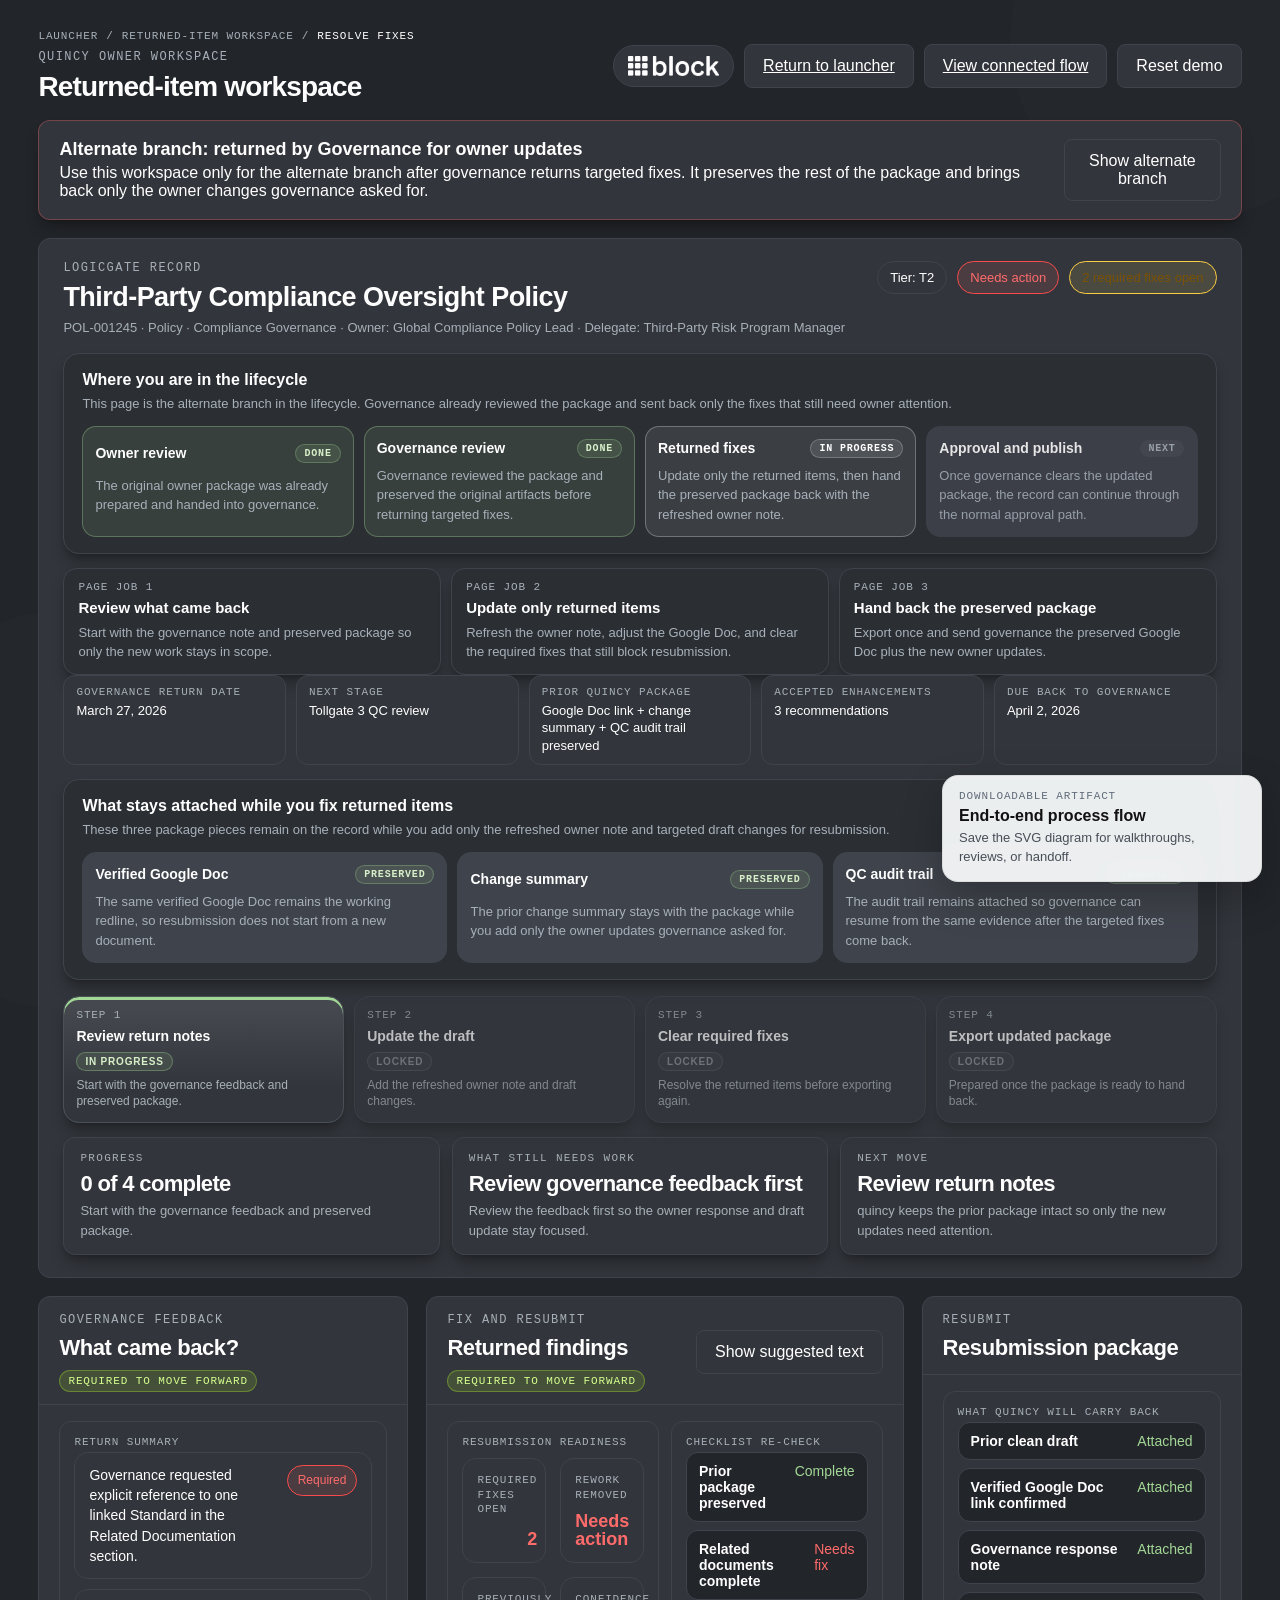
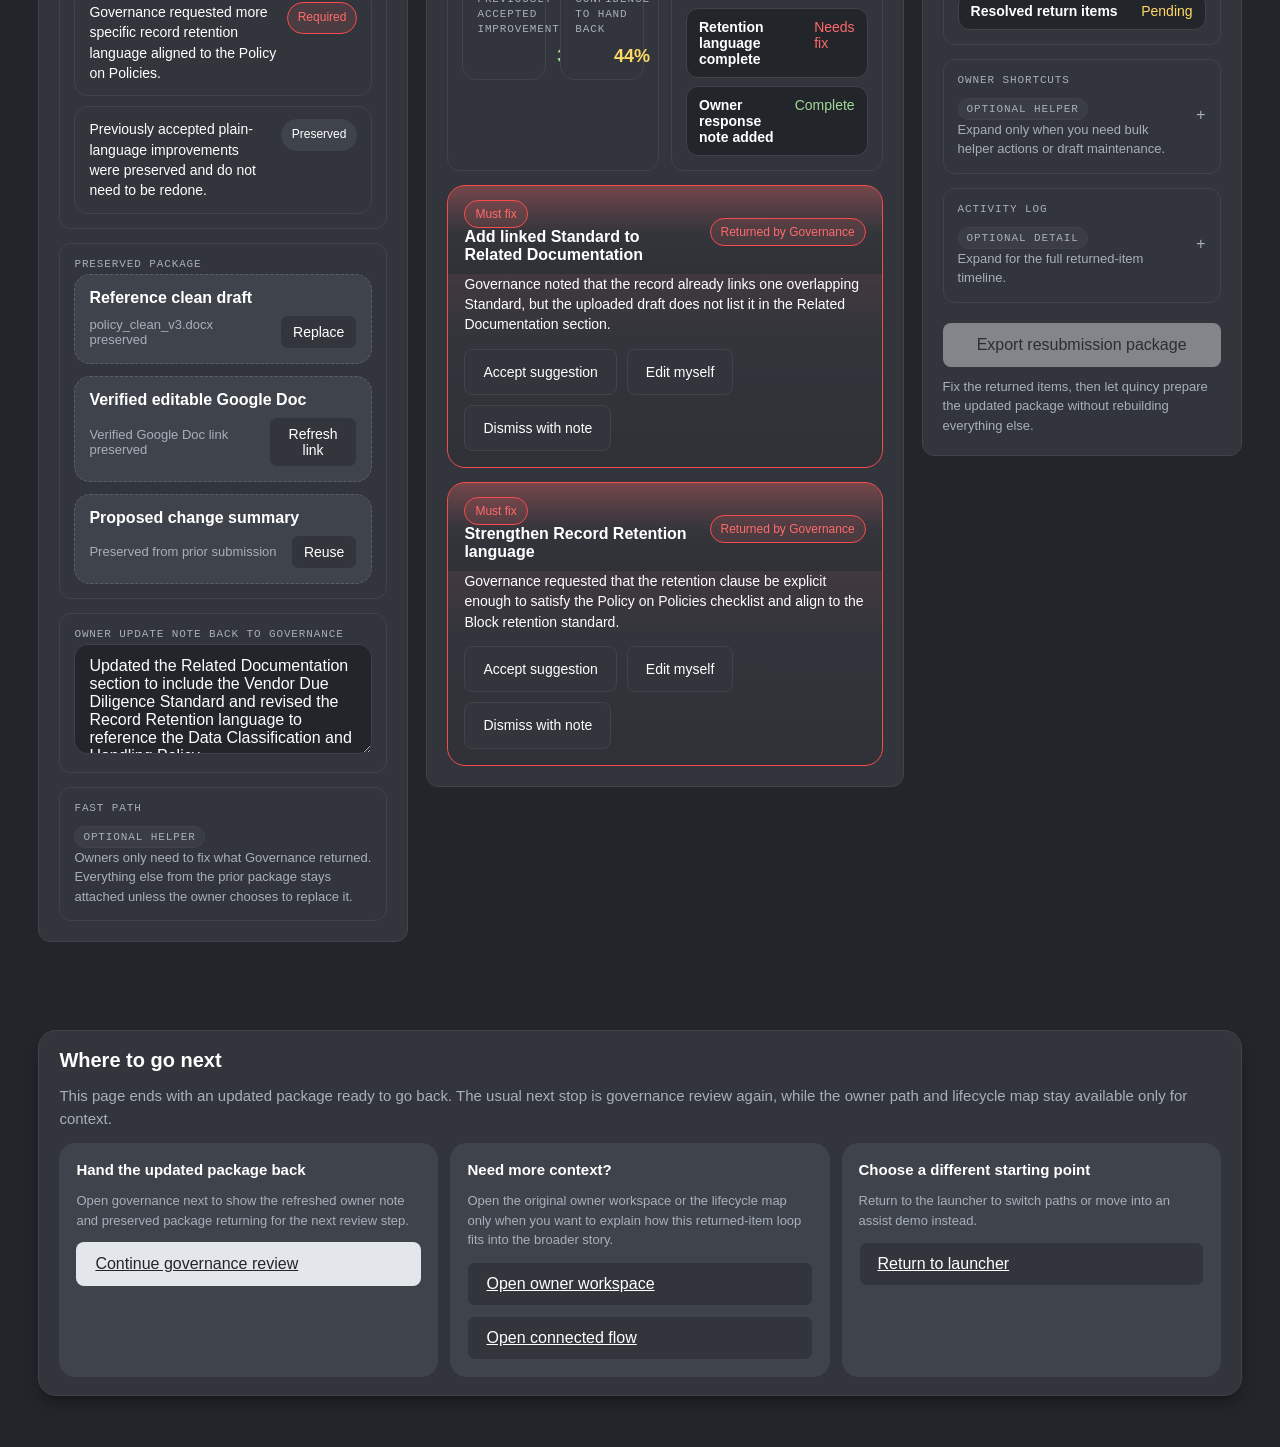
<file: mockups/document_owner_returned_by_governance_mockup.html>
<!DOCTYPE html>
<html lang="en">
<head>
  <meta charset="UTF-8" />
  <meta name="viewport" content="width=device-width, initial-scale=1.0" />
  <title>quincy returned-item workspace</title>
  <link rel="stylesheet" href="../assets/styles/block-theme-static.css" />
  <style>
    :root {
      --bg: #22252a;
      --panel: #32353b;
      --panel-2: #3f434b;
      --line: #3f434b;
      --ink: #ffffff;
      --muted: #a7b0b9;
      --accent: #e3e6ea;
      --accent-soft: #3f434b;
      --warn: #ffd966;
      --warn-soft: rgba(255, 217, 102, 0.12);
      --danger: #ff6b6b;
      --danger-soft: rgba(255, 107, 107, 0.12);
      --ok: #a3d795;
      --ok-soft: rgba(163, 215, 149, 0.12);
      --shadow: 0 10px 15px -3px rgba(0, 0, 0, 0.3), 0 4px 6px -4px rgba(0, 0, 0, 0.2);
    }

    * { box-sizing: border-box; }
    body {
      margin: 0;
      font-family: var(--font-sans);
      color: var(--ink);
      background: var(--bg);
      -webkit-font-smoothing: antialiased;
      text-rendering: optimizeLegibility;
    }

    .bg-shape {
      position: fixed;
      z-index: -1;
      border-radius: 999px;
      opacity: 0.4;
      filter: blur(0.5px);
    }

    .bg-shape-a {
      width: 400px;
      height: 400px;
      background: #2a2d33;
      left: -130px;
      bottom: -110px;
    }

    .bg-shape-b {
      width: 360px;
      height: 360px;
      background: #282b30;
      right: -90px;
      top: -140px;
    }

    button, input, textarea { font: inherit; }

    .page {
      width: min(1480px, 94vw);
      margin: 0 auto;
      padding: 30px 0 40px;
    }

    .topbar {
      display: flex;
      justify-content: space-between;
      gap: 16px;
      align-items: center;
      margin-bottom: 18px;
    }

    .eyebrow {
      text-transform: uppercase;
      letter-spacing: 0.12em;
      font-size: 12px;
      color: var(--muted);
      margin: 0 0 8px;
      font-family: var(--font-mono);
    }

    h1 {
      margin: 0;
      font-size: 28px;
      line-height: 1.06;
      letter-spacing: -0.03em;
      font-weight: 700;
    }

    .brand-pill {
      display: inline-flex;
      align-items: center;
      justify-content: center;
      padding: 10px 14px;
      border: 1px solid var(--line);
      border-radius: 999px;
      background: #32353b;
    }

    .brand-pill img {
      display: block;
      height: 20px;
      width: auto;
      filter: invert(1);
    }

    .topbar-actions {
      display: flex;
      gap: 10px;
      align-items: center;
      flex-wrap: wrap;
      justify-content: flex-end;
    }

    .ghost-btn, .primary-btn, .secondary-btn, .small-btn {
      border-radius: 8px;
      border: 1px solid var(--line);
      background: var(--bg);
      color: var(--ink);
      padding: 12px 18px;
      cursor: pointer;
      transition: 0.18s ease;
    }

    .primary-btn {
      background: var(--accent);
      color: var(--bg);
      border-color: transparent;
    }

    .secondary-btn {
      background: var(--accent-soft);
      color: var(--ink);
      border-color: var(--line);
    }

    .small-btn {
      padding: 8px 12px;
      font-size: 14px;
    }

    .ghost-btn:hover, .primary-btn:hover, .secondary-btn:hover, .small-btn:hover {
      transform: translateY(-1px);
      filter: brightness(0.92);
      box-shadow: var(--shadow);
    }

    .banner {
      background: var(--panel);
      border: 1px solid rgba(255, 107, 107, 0.32);
      border-radius: 12px;
      padding: 18px 20px;
      display: flex;
      justify-content: space-between;
      align-items: center;
      gap: 18px;
      box-shadow: var(--shadow);
      margin-bottom: 18px;
    }

    .banner strong {
      display: block;
      font-size: 18px;
      margin-bottom: 4px;
      color: var(--ink);
    }

    .hero {
      background: var(--panel);
      border: 1px solid var(--line);
      border-radius: 12px;
      padding: 22px 24px;
      box-shadow: var(--shadow);
      margin-bottom: 18px;
      color: var(--ink);
    }

    .hero-top {
      display: flex;
      justify-content: space-between;
      gap: 18px;
      align-items: flex-start;
      margin-bottom: 16px;
    }

    .hero-title {
      font-size: 27px;
      line-height: 1.08;
      letter-spacing: -0.02em;
      margin: 0 0 6px;
    }

    .chips {
      display: flex;
      gap: 10px;
      flex-wrap: wrap;
      justify-content: flex-end;
    }

    .chip {
      border-radius: 999px;
      border: 1px solid var(--line);
      padding: 8px 12px;
      background: var(--bg);
      font-size: 13px;
    }

    .chip.warn {
      background: var(--warn-soft);
      color: #7b5200;
      border-color: var(--color-border-warning);
    }

    .chip.danger {
      background: var(--danger-soft);
      color: var(--danger);
      border-color: var(--color-border-danger);
    }

    .chip.ok {
      background: rgba(163, 215, 149, 0.12);
      color: var(--ok);
      border-color: rgba(163, 215, 149, 0.35);
    }

    .meta-grid {
      display: grid;
      grid-template-columns: repeat(5, minmax(0, 1fr));
      gap: 10px;
    }

    .job-strip {
      display: grid;
      grid-template-columns: repeat(3, minmax(0, 1fr));
      gap: 10px;
      margin: 14px 0 0;
    }

    .job-card {
      background: rgba(43, 47, 53, 0.96);
      border: 1px solid var(--line);
      border-radius: 14px;
      padding: 12px 14px;
      display: grid;
      gap: 6px;
      box-shadow: var(--shadow);
    }

    .job-kicker {
      font-family: var(--font-mono);
      font-size: 11px;
      letter-spacing: 0.08em;
      text-transform: uppercase;
      color: var(--muted);
    }

    .job-title {
      font-size: 15px;
      line-height: 1.25;
      font-weight: 700;
    }

    .job-copy {
      color: var(--muted);
      font-size: 13px;
      line-height: 1.45;
    }

    .lifecycle-map {
      display: grid;
      gap: 12px;
      margin: 12px 0 0;
      padding: 16px 18px;
      border: 1px solid var(--line);
      border-radius: 16px;
      background: rgba(43, 47, 53, 0.96);
      box-shadow: var(--shadow);
    }

    .lifecycle-map-head {
      display: grid;
      gap: 4px;
    }

    .lifecycle-map-title {
      margin: 0;
      font-size: 16px;
      line-height: 1.25;
      font-weight: 700;
    }

    .lifecycle-map-copy {
      color: var(--muted);
      font-size: 13px;
      line-height: 1.5;
    }

    .lifecycle-map-grid {
      display: grid;
      grid-template-columns: repeat(4, minmax(0, 1fr));
      gap: 10px;
    }

    .lifecycle-node {
      display: grid;
      gap: 8px;
      padding: 12px;
      border: 1px solid var(--line);
      border-radius: 14px;
      background: var(--accent-soft);
    }

    .lifecycle-node.done {
      border-color: rgba(163, 215, 149, 0.35);
      background: rgba(163, 215, 149, 0.1);
    }

    .lifecycle-node.active {
      border-color: rgba(255, 255, 255, 0.28);
      background: rgba(255, 255, 255, 0.08);
    }

    .lifecycle-node.future {
      opacity: 0.88;
    }

    .lifecycle-node-head {
      display: flex;
      align-items: center;
      justify-content: space-between;
      gap: 8px;
      flex-wrap: wrap;
    }

    .lifecycle-node-title {
      font-size: 14px;
      line-height: 1.3;
      font-weight: 700;
    }

    .lifecycle-node-badge {
      padding: 3px 8px;
      border-radius: 999px;
      border: 1px solid var(--line);
      font-family: var(--font-mono);
      font-size: 10px;
      letter-spacing: 0.08em;
      text-transform: uppercase;
      font-weight: 700;
      color: var(--muted);
      background: rgba(255, 255, 255, 0.04);
    }

    .lifecycle-node.done .lifecycle-node-badge {
      border-color: rgba(163, 215, 149, 0.3);
      background: rgba(163, 215, 149, 0.12);
      color: #d8f0ca;
    }

    .lifecycle-node.active .lifecycle-node-badge {
      border-color: rgba(255, 255, 255, 0.22);
      background: rgba(255, 255, 255, 0.1);
      color: var(--ink);
    }

    .lifecycle-node-copy {
      color: var(--muted);
      font-size: 13px;
      line-height: 1.5;
    }

    .flow-breadcrumb {
      display: flex;
      flex-wrap: wrap;
      align-items: center;
      gap: 8px;
      margin-bottom: 8px;
      font-family: var(--font-mono);
      font-size: 11px;
      letter-spacing: 0.08em;
      text-transform: uppercase;
      color: var(--muted);
    }

    .flow-breadcrumb a {
      color: inherit;
      text-decoration: none;
    }

    .flow-breadcrumb a:hover,
    .flow-breadcrumb a:focus-visible {
      color: var(--ink);
    }

    .flow-breadcrumb .current {
      color: var(--ink);
    }

    .meta-card, .mini-stat {
      background: var(--accent-soft);
      border: 1px solid var(--line);
      border-radius: 12px;
      padding: 10px 12px;
    }

    .carry-strip {
      display: grid;
      gap: 12px;
      margin-top: 14px;
      padding: 16px 18px;
      border: 1px solid var(--line);
      border-radius: 16px;
      background: rgba(43, 47, 53, 0.96);
      box-shadow: var(--shadow);
    }

    .carry-strip-head {
      display: grid;
      gap: 4px;
    }

    .carry-strip-title {
      margin: 0;
      font-size: 16px;
      line-height: 1.25;
      font-weight: 700;
    }

    .carry-strip-copy {
      color: var(--muted);
      font-size: 13px;
      line-height: 1.5;
    }

    .carry-grid {
      display: grid;
      grid-template-columns: repeat(3, minmax(0, 1fr));
      gap: 10px;
    }

    .carry-card {
      display: grid;
      gap: 8px;
      padding: 12px;
      border: 1px solid var(--line);
      border-radius: 14px;
      background: var(--accent-soft);
    }

    .carry-card-head {
      display: flex;
      align-items: center;
      justify-content: space-between;
      gap: 10px;
      flex-wrap: wrap;
    }

    .carry-card-title {
      font-size: 14px;
      line-height: 1.3;
      font-weight: 700;
    }

    .carry-badge {
      padding: 3px 8px;
      border-radius: 999px;
      border: 1px solid rgba(163, 215, 149, 0.3);
      background: rgba(163, 215, 149, 0.12);
      color: #d8f0ca;
      font-family: var(--font-mono);
      font-size: 10px;
      letter-spacing: 0.08em;
      text-transform: uppercase;
      font-weight: 700;
    }

    .carry-card-copy {
      color: var(--muted);
      font-size: 13px;
      line-height: 1.5;
    }

    .step-grid {
      display: grid;
      grid-template-columns: repeat(4, minmax(0, 1fr));
      gap: 10px;
      margin-top: 16px;
    }

    .step-card {
      background: var(--panel);
      border: 1px solid var(--line);
      border-radius: 16px;
      padding: 12px;
      display: grid;
      gap: 6px;
      box-shadow: var(--shadow);
      cursor: pointer;
      transition: transform 0.18s ease, border-color 0.18s ease, box-shadow 0.18s ease, background 0.18s ease;
    }

    .step-card:hover {
      transform: translateY(-2px);
      border-color: #5a606a;
      box-shadow: 0 0 0 1px rgba(227, 230, 234, 0.08), var(--shadow);
    }

    .step-card:focus-visible {
      outline: none;
      transform: translateY(-2px);
      border-color: #a3d795;
      box-shadow: 0 0 0 3px rgba(163, 215, 149, 0.22), var(--shadow);
    }

    .step-card.active {
      background: linear-gradient(180deg, rgba(227, 230, 234, 0.12) 0%, #32353b 72%);
      box-shadow: inset 0 3px 0 #a3d795, var(--shadow);
      border-color: #4b5058;
    }

    .step-card.done {
      background: #32353b;
      box-shadow: inset 4px 0 0 #a3d795;
    }

    .step-card.ready {
      background: linear-gradient(180deg, rgba(163, 215, 149, 0.12) 0%, #32353b 72%);
      box-shadow: inset 4px 0 0 #a3d795, var(--shadow);
      border-color: rgba(163, 215, 149, 0.34);
    }

    .step-card.locked {
      opacity: 0.68;
    }

    .step-index {
      font-family: var(--font-mono);
      font-size: 11px;
      letter-spacing: 0.08em;
      text-transform: uppercase;
      color: var(--muted);
    }

    .step-name {
      font-size: 14px;
      font-weight: 600;
      line-height: 1.3;
    }

    .step-status {
      width: fit-content;
      padding: 3px 8px;
      border-radius: 999px;
      border: 1px solid rgba(227, 230, 234, 0.18);
      background: rgba(227, 230, 234, 0.08);
      color: var(--muted);
      font-size: 10px;
      font-weight: 700;
      letter-spacing: 0.08em;
      text-transform: uppercase;
    }

    .step-status.active {
      border-color: rgba(163, 215, 149, 0.35);
      background: rgba(163, 215, 149, 0.12);
      color: #d8f0ca;
    }

    .step-status.ready {
      border-color: rgba(163, 215, 149, 0.38);
      background: rgba(163, 215, 149, 0.18);
      color: #d8f0ca;
    }

    .step-status.done {
      border-color: rgba(163, 215, 149, 0.3);
      background: rgba(163, 215, 149, 0.1);
      color: #d8f0ca;
    }

    .step-status.locked {
      border-color: rgba(227, 230, 234, 0.12);
      background: rgba(227, 230, 234, 0.04);
      color: #8a9098;
    }

    .step-state {
      font-size: 12px;
      color: var(--muted);
      line-height: 1.4;
    }

    .progress-strip {
      display: grid;
      grid-template-columns: repeat(auto-fit, minmax(180px, 1fr));
      gap: 12px;
      margin-top: 14px;
    }

    .progress-card {
      background: var(--panel);
      border: 1px solid var(--line);
      border-radius: 12px;
      padding: 14px 16px;
      box-shadow: var(--shadow);
    }

    .progress-label {
      text-transform: uppercase;
      letter-spacing: 0.12em;
      font-size: 11px;
      color: var(--muted);
      font-family: var(--font-mono);
      margin-bottom: 8px;
    }

    .progress-value {
      font-size: 22px;
      line-height: 1.05;
      letter-spacing: -0.03em;
      font-weight: 700;
      margin: 0 0 6px;
    }

    .progress-copy {
      font-size: 13px;
      line-height: 1.5;
      color: var(--muted);
      margin: 0;
    }

    .action-tag {
      display: inline-flex;
      align-items: center;
      padding: 4px 8px;
      border-radius: 999px;
      font-size: 11px;
      letter-spacing: 0.08em;
      text-transform: uppercase;
      font-family: var(--font-mono);
      margin-top: 8px;
      border: 1px solid var(--line);
    }

    .required-tag {
      background: rgba(184, 255, 44, 0.14);
      border-color: rgba(184, 255, 44, 0.3);
      color: #d7ff8f;
    }

    .optional-tag {
      background: rgba(255, 255, 255, 0.04);
      color: var(--muted);
    }

    .meta-label, .card-label {
      font-size: 11px;
      text-transform: uppercase;
      letter-spacing: 0.08em;
      color: var(--muted);
      margin-bottom: 4px;
      font-family: var(--font-mono);
    }

    .meta-value {
      font-size: 13px;
      line-height: 1.35;
    }

    .layout {
      display: grid;
      grid-template-columns: 370px minmax(0, 1fr) 320px;
      gap: 18px;
      align-items: start;
    }

    .panel {
      background: var(--panel);
      border: 1px solid var(--line);
      border-radius: 12px;
      box-shadow: var(--shadow);
      overflow: hidden;
      color: var(--ink);
    }

    .panel-header {
      padding: 16px 20px 12px;
      border-bottom: 1px solid var(--line);
      display: flex;
      justify-content: space-between;
      align-items: center;
      gap: 12px;
    }

    .panel-title {
      margin: 0;
      font-size: 22px;
      line-height: 1.2;
      letter-spacing: -0.02em;
    }

    .panel-body {
      padding: 16px 20px 20px;
      display: grid;
      gap: 14px;
    }

    .card {
      background: var(--accent-soft);
      border: 1px solid var(--line);
      border-radius: 12px;
      padding: 14px;
    }

    .disclosure {
      overflow: hidden;
    }

    .disclosure summary {
      list-style: none;
      cursor: pointer;
      display: flex;
      align-items: center;
      justify-content: space-between;
      gap: 12px;
    }

    .disclosure summary::-webkit-details-marker {
      display: none;
    }

    .disclosure summary::after {
      content: "+";
      font-family: var(--font-mono);
      color: var(--muted);
      flex-shrink: 0;
    }

    .disclosure[open] summary::after {
      content: "−";
    }

    .disclosure-body {
      margin-top: 14px;
      display: grid;
      gap: 12px;
    }

    .ghost-btn, .secondary-btn, .small-btn, .chip, .meta-card, .mini-stat, .hero,
    .panel, .card, .summary-card, .comment-card, .issue-card, .history-card,
    .package-card, .textarea, .upload-box, .list-item, .badge {
      background: var(--panel);
      color: var(--ink);
      border-color: var(--line);
      box-shadow: none;
    }

    .primary-btn {
      background: var(--accent);
      color: var(--bg);
      border-color: transparent;
    }

    input, textarea, select {
      background: var(--bg);
      color: var(--ink);
      border: 1px solid var(--line);
      border-radius: 4px;
    }

    .textarea {
      width: 100%;
      min-height: 110px;
      resize: vertical;
      border-radius: 14px;
      border: 1px solid var(--line);
      padding: 12px 14px;
      background: var(--bg);
      color: var(--ink);
    }

    .upload-grid {
      display: grid;
      gap: 12px;
    }

    .upload-box {
      background: var(--panel-2);
      border: 1.5px dashed #59606a;
      border-radius: 16px;
      padding: 14px;
    }

    .upload-row {
      display: flex;
      justify-content: space-between;
      align-items: center;
      gap: 10px;
      margin-top: 8px;
    }

    .upload-status {
      font-size: 13px;
      color: var(--muted);
    }

    .list {
      display: grid;
      gap: 10px;
    }

    .list-item {
      display: flex;
      justify-content: space-between;
      align-items: flex-start;
      gap: 10px;
      background: var(--panel);
      border: 1px solid var(--line);
      border-radius: 14px;
      padding: 12px 14px;
      font-size: 14px;
      line-height: 1.45;
    }

    .badge {
      display: inline-flex;
      align-items: center;
      gap: 6px;
      border-radius: 999px;
      padding: 6px 10px;
      font-size: 12px;
      border: 1px solid var(--line);
      background: var(--panel-2);
      white-space: nowrap;
    }

    .badge.must {
      color: var(--danger);
      border-color: var(--color-border-danger);
      background: var(--danger-soft);
    }

    .badge.returned {
      color: var(--danger);
      border-color: var(--color-border-danger);
      background: var(--danger-soft);
    }

    .summary-grid {
      display: grid;
      grid-template-columns: repeat(2, minmax(0, 1fr));
      gap: 12px;
    }

    .readiness-grid {
      margin-top: 10px;
      gap: 14px;
    }

    .readiness-grid .mini-stat {
      display: grid;
      align-content: space-between;
      gap: 10px;
      min-height: 96px;
      padding: 14px;
      border-radius: 14px;
    }

    .readiness-grid .card-label {
      margin-bottom: 0;
      line-height: 1.35;
    }

    .readiness-grid .mini-stat-value {
      justify-self: end;
      font-size: 18px;
      line-height: 1;
    }

    .finding-list {
      display: grid;
      gap: 14px;
    }

    .finding {
      background: linear-gradient(180deg, rgba(255, 107, 107, 0.18) 0%, rgba(50, 53, 59, 0.96) 54%, #2f3137 100%);
      border: 1px solid var(--color-border-danger);
      border-radius: 18px;
      overflow: hidden;
    }

    .finding.resolved {
      opacity: 0.64;
    }

    .finding-head {
      display: flex;
      justify-content: space-between;
      align-items: center;
      gap: 12px;
      padding: 14px 16px 10px;
      background: linear-gradient(180deg, rgba(255, 107, 107, 0.18) 0%, rgba(50, 53, 59, 0.96) 54%, #2f3137 100%);
    }

    .finding-title {
      margin: 0;
      font-size: 16px;
    }

    .finding.resolved .finding-title {
      text-decoration: line-through;
    }

    .finding-body {
      padding: 0 16px 16px;
      font-size: 14px;
      line-height: 1.45;
    }

    .finding-actions {
      display: flex;
      flex-wrap: wrap;
      gap: 10px;
      margin-top: 14px;
    }

    .suggested-text {
      margin-top: 14px;
      padding: 12px 14px;
      border-radius: 14px;
      background: #2b2f35;
      border: 1px dashed #5f666f;
      display: none;
      white-space: pre-line;
      font-size: 14px;
    }

    .finding.show-text .suggested-text {
      display: block;
    }

    .resolved-note {
      display: none;
      margin-top: 12px;
      color: var(--ok);
      font-size: 13px;
    }

    .finding.resolved .resolved-note {
      display: block;
    }

    .checklist {
      display: grid;
      gap: 8px;
    }

    .check-item {
      display: flex;
      justify-content: space-between;
      gap: 10px;
      padding: 10px 12px;
      border-radius: 12px;
      background: var(--bg);
      border: 1px solid var(--line);
      font-size: 14px;
    }

    .check-status.ok { color: var(--ok); }
    .check-status.warn { color: var(--warn); }
    .check-status.danger { color: var(--danger); }

    .mini-stat {
      display: flex;
      justify-content: space-between;
      align-items: baseline;
      gap: 12px;
    }

    .mini-stat-value {
      font-size: 22px;
      font-weight: 700;
      line-height: 1;
    }

    .mini-stat-value.warn { color: var(--warn); }
    .mini-stat-value.danger { color: var(--danger); }
    .mini-stat-value.ok { color: var(--ok); }

    .activity {
      display: grid;
      gap: 10px;
    }

    .activity-item {
      padding-left: 14px;
      border-left: 2px solid var(--line);
      color: var(--muted);
      font-size: 14px;
      line-height: 1.45;
    }

    .footer-actions {
      display: grid;
      gap: 10px;
      margin-top: 6px;
    }

    .primary-btn[disabled] {
      opacity: 0.45;
      cursor: not-allowed;
      transform: none;
      box-shadow: none;
    }

    .subtle {
      font-size: 13px;
      color: var(--muted);
      line-height: 1.5;
    }

    dialog {
      border: none;
      border-radius: 24px;
      width: min(560px, calc(100vw - 40px));
      padding: 0;
      box-shadow: 0 24px 70px rgba(0, 0, 0, 0.4);
    }

    dialog::backdrop {
      background: rgba(13, 14, 17, 0.6);
      backdrop-filter: blur(3px);
    }

    .modal {
      padding: 24px;
      background: #f4f6f7;
      color: #111111;
      border: 1px solid rgba(17, 17, 17, 0.08);
      border-radius: 24px;
    }

    .modal h3 {
      margin: 0 0 8px;
      font-size: 22px;
      color: #111111;
    }

    .modal > div,
    .modal ul,
    .modal li {
      color: #32353b;
    }

    .modal > div:first-of-type {
      line-height: 1.55;
    }

    .modal ul {
      margin: 14px 0 0;
      padding-left: 18px;
      line-height: 1.6;
    }

    .modal li + li {
      margin-top: 6px;
    }

    .modal .ghost-btn {
      background: #ffffff;
      color: #111111;
      border-color: rgba(17, 17, 17, 0.12);
    }

    .modal .primary-btn {
      background: #e3e6ea;
      color: #111111;
      border-color: transparent;
    }

    .modal-actions {
      display: flex;
      justify-content: flex-end;
      gap: 10px;
      margin-top: 22px;
    }

    .modal-actions .ghost-btn,
    .modal-actions .primary-btn {
      min-width: 120px;
    }

    .success-banner {
      display: none;
      background: rgba(163, 215, 149, 0.12);
      border: 1px solid rgba(163, 215, 149, 0.28);
      box-shadow: inset 4px 0 0 #a3d795;
      border-radius: 16px;
      color: var(--ok);
      padding: 12px 14px;
      font-size: 14px;
    }

    .completion-callout {
      display: grid;
      gap: 6px;
      padding: 14px 16px;
      border-radius: 16px;
      border: 1px solid var(--line);
      background: var(--accent-soft);
      box-shadow: var(--shadow);
      margin-bottom: 12px;
    }

    .completion-callout[hidden] {
      display: none;
    }

    .completion-callout.ready {
      background: rgba(163, 215, 149, 0.12);
      border-color: rgba(163, 215, 149, 0.28);
      box-shadow: inset 4px 0 0 #a3d795, var(--shadow);
    }

    .completion-callout.done {
      background: rgba(227, 230, 234, 0.12);
      border-color: rgba(227, 230, 234, 0.18);
      box-shadow: inset 4px 0 0 #e3e6ea, var(--shadow);
    }

    .completion-title {
      font-size: 16px;
      font-weight: 700;
      line-height: 1.25;
    }

    .completion-copy {
      color: var(--muted);
      font-size: 14px;
      line-height: 1.5;
    }

    .page-exit {
      margin-top: 18px;
      padding: 18px 20px;
      border: 1px solid var(--line);
      border-radius: 18px;
      background: var(--panel);
      box-shadow: var(--shadow);
      display: grid;
      gap: 12px;
    }

    .page-exit-title {
      margin: 0;
      font-size: 20px;
      line-height: 1.15;
    }

    .page-exit-copy {
      color: var(--muted);
      font-size: 15px;
      line-height: 1.55;
    }

    .page-exit-actions {
      display: grid;
      grid-template-columns: repeat(auto-fit, minmax(220px, 1fr));
      gap: 12px;
    }

    .exit-card {
      display: grid;
      gap: 12px;
      align-content: start;
      padding: 16px;
      border: 1px solid var(--line);
      border-radius: 16px;
      background: var(--accent-soft);
      min-height: 100%;
    }

    .exit-card .primary-btn,
    .exit-card .secondary-btn,
    .exit-card .ghost-btn {
      width: 100%;
    }

    .exit-card-title {
      margin: 0;
      font-size: 15px;
      line-height: 1.3;
      font-weight: 700;
    }

    .exit-card-copy {
      color: var(--muted);
      font-size: 13px;
      line-height: 1.5;
    }

    .exit-card-actions {
      display: grid;
      gap: 10px;
    }

    @media (max-width: 1200px) {
      .layout {
        grid-template-columns: 1fr;
      }

      .meta-grid,
      .job-strip,
      .lifecycle-map-grid,
      .carry-grid,
      .step-grid,
      .summary-grid {
        grid-template-columns: repeat(2, minmax(0, 1fr));
      }
    }
  </style>
</head>
<body>
  <div class="bg-shape bg-shape-a"></div>
  <div class="bg-shape bg-shape-b"></div>
  <div class="page">
    <div class="topbar">
      <div>
        <nav class="flow-breadcrumb" aria-label="Process position">
          <a href="../index.html">Launcher</a>
          <span aria-hidden="true">/</span>
          <span>Returned-item workspace</span>
          <span aria-hidden="true">/</span>
          <span class="current">Resolve fixes</span>
        </nav>
        <p class="eyebrow">quincy owner workspace</p>
        <h1>Returned-item workspace</h1>
      </div>
      <div class="topbar-actions">
        <div class="brand-pill" aria-label="Block logo">
          <img src="../assets/images/block-lockup-black-no-padding.png" alt="Block" />
        </div>
        <a class="ghost-btn" href="../index.html">Return to launcher</a>
        <a class="ghost-btn" href="./end_to_end_process_flow.html#returned-item-stage">View connected flow</a>
        <button class="ghost-btn" id="resetDemo">Reset demo</button>
      </div>
    </div>

    <section class="banner">
      <div>
        <strong>Alternate branch: returned by Governance for owner updates</strong>
        <div>Use this workspace only for the alternate branch after governance returns targeted fixes. It preserves the rest of the package and brings back only the owner changes governance asked for.</div>
      </div>
      <button class="secondary-btn" id="jumpToFixes">Show alternate branch</button>
    </section>

    <section class="hero">
      <div class="hero-top">
        <div>
          <p class="eyebrow">LogicGate record</p>
          <h2 class="hero-title">Third-Party Compliance Oversight Policy</h2>
          <div class="subtle">POL-001245 · Policy · Compliance Governance · Owner: Global Compliance Policy Lead · Delegate: Third-Party Risk Program Manager</div>
        </div>
        <div class="chips">
          <span class="chip">Tier: T2</span>
          <span class="chip danger" id="statusChipMain">Needs action</span>
          <span class="chip warn" id="statusChipSecondary">2 required fixes open</span>
        </div>
      </div>
      <section class="lifecycle-map" aria-label="Where this page sits in the lifecycle">
        <div class="lifecycle-map-head">
          <h3 class="lifecycle-map-title">Where you are in the lifecycle</h3>
          <div class="lifecycle-map-copy">This page is the alternate branch in the lifecycle. Governance already reviewed the package and sent back only the fixes that still need owner attention.</div>
        </div>
        <div class="lifecycle-map-grid">
          <article class="lifecycle-node done">
            <div class="lifecycle-node-head">
              <div class="lifecycle-node-title">Owner review</div>
              <span class="lifecycle-node-badge">Done</span>
            </div>
            <div class="lifecycle-node-copy">The original owner package was already prepared and handed into governance.</div>
          </article>
          <article class="lifecycle-node done">
            <div class="lifecycle-node-head">
              <div class="lifecycle-node-title">Governance review</div>
              <span class="lifecycle-node-badge">Done</span>
            </div>
            <div class="lifecycle-node-copy">Governance reviewed the package and preserved the original artifacts before returning targeted fixes.</div>
          </article>
          <article class="lifecycle-node active">
            <div class="lifecycle-node-head">
              <div class="lifecycle-node-title">Returned fixes</div>
              <span class="lifecycle-node-badge">In progress</span>
            </div>
            <div class="lifecycle-node-copy">Update only the returned items, then hand the preserved package back with the refreshed owner note.</div>
          </article>
          <article class="lifecycle-node future">
            <div class="lifecycle-node-head">
              <div class="lifecycle-node-title">Approval and publish</div>
              <span class="lifecycle-node-badge">Next</span>
            </div>
            <div class="lifecycle-node-copy">Once governance clears the updated package, the record can continue through the normal approval path.</div>
          </article>
        </div>
      </section>
      <section class="job-strip" aria-label="returned workspace page jobs">
        <div class="job-card">
          <div class="job-kicker">Page job 1</div>
          <div class="job-title">Review what came back</div>
          <div class="job-copy">Start with the governance note and preserved package so only the new work stays in scope.</div>
        </div>
        <div class="job-card">
          <div class="job-kicker">Page job 2</div>
          <div class="job-title">Update only returned items</div>
          <div class="job-copy">Refresh the owner note, adjust the Google Doc, and clear the required fixes that still block resubmission.</div>
        </div>
        <div class="job-card">
          <div class="job-kicker">Page job 3</div>
          <div class="job-title">Hand back the preserved package</div>
          <div class="job-copy">Export once and send governance the preserved Google Doc plus the new owner updates.</div>
        </div>
      </section>
      <div class="meta-grid">
        <div class="meta-card">
          <div class="meta-label">Governance return date</div>
          <div class="meta-value">March 27, 2026</div>
        </div>
        <div class="meta-card">
          <div class="meta-label">Next stage</div>
          <div class="meta-value">Tollgate 3 QC review</div>
        </div>
        <div class="meta-card">
          <div class="meta-label">Prior quincy package</div>
          <div class="meta-value">Google Doc link + change summary + QC audit trail preserved</div>
        </div>
        <div class="meta-card">
          <div class="meta-label">Accepted enhancements</div>
          <div class="meta-value">3 recommendations</div>
        </div>
        <div class="meta-card">
          <div class="meta-label">Due back to governance</div>
          <div class="meta-value">April 2, 2026</div>
        </div>
      </div>
      <section class="carry-strip" aria-label="Artifacts that carry forward">
        <div class="carry-strip-head">
          <h3 class="carry-strip-title">What stays attached while you fix returned items</h3>
          <div class="carry-strip-copy">These three package pieces remain on the record while you add only the refreshed owner note and targeted draft changes for resubmission.</div>
        </div>
        <div class="carry-grid">
          <article class="carry-card">
            <div class="carry-card-head">
              <div class="carry-card-title">Verified Google Doc</div>
              <span class="carry-badge">Preserved</span>
            </div>
            <div class="carry-card-copy">The same verified Google Doc remains the working redline, so resubmission does not start from a new document.</div>
          </article>
          <article class="carry-card">
            <div class="carry-card-head">
              <div class="carry-card-title">Change summary</div>
              <span class="carry-badge">Preserved</span>
            </div>
            <div class="carry-card-copy">The prior change summary stays with the package while you add only the owner updates governance asked for.</div>
          </article>
          <article class="carry-card">
            <div class="carry-card-head">
              <div class="carry-card-title">QC audit trail</div>
              <span class="carry-badge">Preserved</span>
            </div>
            <div class="carry-card-copy">The audit trail remains attached so governance can resume from the same evidence after the targeted fixes come back.</div>
          </article>
        </div>
      </section>
      <section class="step-grid" aria-label="quincy returned package steps">
        <div class="step-card active" id="stepReviewCard">
          <div class="step-index">Step 1</div>
          <div class="step-name">Review return notes</div>
          <div class="step-status active" data-step-status>In progress</div>
          <div class="step-state" id="stepReviewState">Start with the governance feedback and preserved package.</div>
        </div>
        <div class="step-card locked" id="stepUpdateCard">
          <div class="step-index">Step 2</div>
          <div class="step-name">Update the draft</div>
          <div class="step-status locked" data-step-status>Locked</div>
          <div class="step-state" id="stepUpdateState">Add the refreshed owner note and draft changes.</div>
        </div>
        <div class="step-card locked" id="stepFixCard">
          <div class="step-index">Step 3</div>
          <div class="step-name">Clear required fixes</div>
          <div class="step-status locked" data-step-status>Locked</div>
          <div class="step-state" id="stepFixState">Resolve the returned items before exporting again.</div>
        </div>
        <div class="step-card locked" id="stepResubmitCard">
          <div class="step-index">Step 4</div>
          <div class="step-name">Export updated package</div>
          <div class="step-status locked" data-step-status>Locked</div>
          <div class="step-state" id="stepResubmitState">Prepared once the package is ready to hand back.</div>
        </div>
      </section>
      <section class="progress-strip" aria-label="returned package progress summary">
        <div class="progress-card">
          <div class="progress-label">Progress</div>
          <div class="progress-value" id="progressComplete">0 of 4 complete</div>
          <p class="progress-copy" id="progressCompleteCopy">Start with the governance feedback and preserved package.</p>
        </div>
        <div class="progress-card">
          <div class="progress-label">What still needs work</div>
          <div class="progress-value" id="progressBlocker">Review governance feedback first</div>
          <p class="progress-copy" id="progressBlockerCopy">Review the feedback first so the owner response and draft update stay focused.</p>
        </div>
        <div class="progress-card">
          <div class="progress-label">Next move</div>
          <div class="progress-value" id="progressNext">Review return notes</div>
          <p class="progress-copy" id="progressNextCopy">quincy keeps the prior package intact so only the new updates need attention.</p>
        </div>
      </section>
    </section>

    <div class="layout">
      <section class="panel" id="leftPanel">
        <div class="panel-header">
          <div>
            <p class="eyebrow">Governance Feedback</p>
            <h3 class="panel-title">What came back?</h3>
            <div class="action-tag required-tag">Required to move forward</div>
          </div>
        </div>
        <div class="panel-body">
          <div class="card">
            <div class="card-label">Return summary</div>
            <div class="list">
              <div class="list-item">
                <div>
                  Governance requested explicit reference to one linked Standard in the Related Documentation section.
                </div>
                <span class="badge returned">Required</span>
              </div>
              <div class="list-item">
                <div>
                  Governance requested more specific record retention language aligned to the Policy on Policies.
                </div>
                <span class="badge returned">Required</span>
              </div>
              <div class="list-item">
                <div>
                  Previously accepted plain-language improvements were preserved and do not need to be redone.
                </div>
                <span class="badge">Preserved</span>
              </div>
            </div>
          </div>

          <div class="card">
            <div class="card-label">Preserved package</div>
            <div class="upload-grid">
              <div class="upload-box">
                <div><strong>Reference clean draft</strong></div>
                <div class="upload-row">
                  <span class="upload-status">policy_clean_v3.docx preserved</span>
                  <button class="small-btn" type="button" data-upload="clean">Replace</button>
                </div>
              </div>
              <div class="upload-box">
                <div><strong>Verified editable Google Doc</strong></div>
                <div class="upload-row">
                  <span class="upload-status">Verified Google Doc link preserved</span>
                  <button class="small-btn" type="button" data-upload="redline">Refresh link</button>
                </div>
              </div>
              <div class="upload-box">
                <div><strong>Proposed change summary</strong></div>
                <div class="upload-row">
                  <span class="upload-status">Preserved from prior submission</span>
                  <button class="small-btn" type="button" id="reuseExplanation">Reuse</button>
                </div>
              </div>
            </div>
          </div>

          <div class="card">
            <div class="card-label">Owner update note back to Governance</div>
            <textarea class="textarea" id="returnNote">Updated the Related Documentation section to include the Vendor Due Diligence Standard and revised the Record Retention language to reference the Data Classification and Handling Policy.</textarea>
          </div>

          <div class="card">
            <div class="card-label">Fast path</div>
            <div class="action-tag optional-tag">Optional helper</div>
            <div class="subtle">
              Owners only need to fix what Governance returned. Everything else from the prior package stays attached unless the owner chooses to replace it.
            </div>
          </div>
        </div>
      </section>

      <section class="panel">
        <div class="panel-header">
          <div>
            <p class="eyebrow">Fix and Resubmit</p>
            <h3 class="panel-title">Returned findings</h3>
            <div class="action-tag required-tag">Required to move forward</div>
          </div>
          <button class="ghost-btn" id="toggleSuggestedText">Show suggested text</button>
        </div>
        <div class="panel-body">
          <div class="success-banner" id="successBanner">
            All required return items are resolved. quincy can now prepare the updated package for governance resubmission without rebuilding the full package.
          </div>

          <div class="summary-grid">
            <div class="card">
              <div class="card-label">Resubmission readiness</div>
              <div class="summary-grid readiness-grid">
                <div class="mini-stat">
                  <div><div class="card-label">Required fixes open</div></div>
                  <div class="mini-stat-value danger" id="mustCount">2</div>
                </div>
                <div class="mini-stat">
                  <div><div class="card-label">Rework removed</div></div>
                  <div class="mini-stat-value danger" id="packageStatus">No</div>
                </div>
                <div class="mini-stat">
                  <div><div class="card-label">Previously accepted improvements</div></div>
                  <div class="mini-stat-value ok">3</div>
                </div>
                <div class="mini-stat">
                  <div><div class="card-label">Confidence to hand back</div></div>
                  <div class="mini-stat-value" id="readyScore">62%</div>
                </div>
              </div>
            </div>

            <div class="card">
              <div class="card-label">Checklist re-check</div>
              <div class="checklist">
                <div class="check-item"><strong>Prior package preserved</strong><span class="check-status ok">Complete</span></div>
                <div class="check-item"><strong>Related documents complete</strong><span class="check-status danger" id="relatedCheck">Needs fix</span></div>
                <div class="check-item"><strong>Retention language complete</strong><span class="check-status danger" id="retentionCheck">Needs fix</span></div>
                <div class="check-item"><strong>Owner response note added</strong><span class="check-status ok" id="responseCheck">Complete</span></div>
              </div>
            </div>
          </div>

          <div class="finding-list" id="findingList">
            <article class="finding" data-kind="must" data-id="1">
              <div class="finding-head">
                <div>
                  <span class="badge must">Must fix</span>
                  <h4 class="finding-title">Add linked Standard to Related Documentation</h4>
                </div>
                <span class="badge returned">Returned by Governance</span>
              </div>
              <div class="finding-body">
                Governance noted that the record already links one overlapping Standard, but the uploaded draft does not list it in the Related Documentation section.
                <div class="suggested-text">Suggested text:
Related Documentation
- Vendor Due Diligence Standard

This Policy should be read in conjunction with the Vendor Due Diligence Standard where applicable.</div>
                <div class="finding-actions">
                  <button class="secondary-btn resolve-btn" data-action="accept">Accept suggestion</button>
                  <button class="ghost-btn resolve-btn" data-action="edit">Edit myself</button>
                  <button class="ghost-btn resolve-btn" data-action="dismiss">Dismiss with note</button>
                </div>
                <div class="resolved-note">Resolved in the mockup and ready for resubmission.</div>
              </div>
            </article>

            <article class="finding" data-kind="must" data-id="2">
              <div class="finding-head">
                <div>
                  <span class="badge must">Must fix</span>
                  <h4 class="finding-title">Strengthen Record Retention language</h4>
                </div>
                <span class="badge returned">Returned by Governance</span>
              </div>
              <div class="finding-body">
                Governance requested that the retention clause be explicit enough to satisfy the Policy on Policies checklist and align to the Block retention standard.
                <div class="suggested-text">Suggested text:
Published versions of this Policy and associated approval evidence must be retained in accordance with the Data Classification and Handling Policy or any longer applicable legal or regulatory retention requirement.</div>
                <div class="finding-actions">
                  <button class="secondary-btn resolve-btn" data-action="accept">Accept suggestion</button>
                  <button class="ghost-btn resolve-btn" data-action="edit">Edit myself</button>
                  <button class="ghost-btn resolve-btn" data-action="dismiss">Dismiss with note</button>
                </div>
                <div class="resolved-note">Resolved in the mockup and ready for resubmission.</div>
              </div>
            </article>
          </div>
        </div>
      </section>

      <aside class="panel">
        <div class="panel-header">
          <div>
            <p class="eyebrow">Resubmit</p>
            <h3 class="panel-title">Resubmission package</h3>
          </div>
        </div>
        <div class="panel-body">
          <div class="completion-callout" id="completionCallout" hidden>
            <div class="card-label">Finish state</div>
            <div class="completion-title" id="completionTitle">Ready to hand back</div>
            <div class="completion-copy" id="completionCopy">The returned package is prepared for the next step.</div>
          </div>

          <div class="card">
            <div class="card-label">What quincy will carry back</div>
            <div class="checklist">
              <div class="check-item"><strong>Prior clean draft</strong><span class="check-status ok">Attached</span></div>
              <div class="check-item"><strong>Verified Google Doc link confirmed</strong><span class="check-status ok" id="redlinePkg">Attached</span></div>
              <div class="check-item"><strong>Governance response note</strong><span class="check-status ok" id="notePkg">Attached</span></div>
              <div class="check-item"><strong>Resolved return items</strong><span class="check-status warn" id="resolvedPkg">Pending</span></div>
            </div>
          </div>

          <details class="card disclosure">
            <summary>
              <div>
                <div class="card-label">Owner shortcuts</div>
                <div class="action-tag optional-tag">Optional helper</div>
                <div class="subtle">Expand only when you need bulk helper actions or draft maintenance.</div>
              </div>
            </summary>
            <div class="footer-actions disclosure-body">
              <button class="secondary-btn" id="applyAllFixes">Apply all suggested fixes</button>
              <button class="ghost-btn" id="replaceRedline">Refresh Google Doc link</button>
              <button class="ghost-btn" id="saveDraft">Save draft</button>
            </div>
          </details>

          <details class="card disclosure">
            <summary>
              <div>
                <div class="card-label">Activity log</div>
                <div class="action-tag optional-tag">Optional detail</div>
                <div class="subtle">Expand for the full returned-item timeline.</div>
              </div>
            </summary>
            <div class="activity disclosure-body" id="activityLog">
              <div class="activity-item">Governance returned the record with two required fixes.</div>
              <div class="activity-item">Prior uploads and accepted recommendations were preserved.</div>
            </div>
          </details>

          <div class="footer-actions">
            <button class="primary-btn" id="resubmitBtn" disabled>Export resubmission package</button>
            <div class="subtle" id="submitHint">Fix the returned items, then let quincy prepare the updated package without rebuilding everything else.</div>
          </div>
        </div>
      </aside>
    </div>
  </div>

  <dialog id="submitDialog">
    <div class="modal">
      <h3>Export updated quincy package?</h3>
      <div>The prior package will be reused, and only the returned items plus your response note will be added around the same verified Google Doc link.</div>
      <ul id="modalSummary"></ul>
      <div class="modal-actions">
        <button class="ghost-btn" id="cancelSubmit">Cancel</button>
        <button class="primary-btn" id="confirmSubmit">Confirm resubmission</button>
      </div>
    </div>
  </dialog>

  <script>
    const state = {
      submitted: false,
      fixes: [
        { id: 1, resolved: false, title: "Add linked Standard to Related Documentation" },
        { id: 2, resolved: false, title: "Strengthen Record Retention language" }
      ]
    };

    const els = {
      mustCount: document.getElementById("mustCount"),
      packageStatus: document.getElementById("packageStatus"),
      readyScore: document.getElementById("readyScore"),
      relatedCheck: document.getElementById("relatedCheck"),
      retentionCheck: document.getElementById("retentionCheck"),
      resolvedPkg: document.getElementById("resolvedPkg"),
      statusChipMain: document.getElementById("statusChipMain"),
      statusChipSecondary: document.getElementById("statusChipSecondary"),
      submitHint: document.getElementById("submitHint"),
      completionCallout: document.getElementById("completionCallout"),
      completionTitle: document.getElementById("completionTitle"),
      completionCopy: document.getElementById("completionCopy"),
      stepReviewCard: document.getElementById("stepReviewCard"),
      stepReviewState: document.getElementById("stepReviewState"),
      stepUpdateCard: document.getElementById("stepUpdateCard"),
      stepUpdateState: document.getElementById("stepUpdateState"),
      stepFixCard: document.getElementById("stepFixCard"),
      stepFixState: document.getElementById("stepFixState"),
      stepResubmitCard: document.getElementById("stepResubmitCard"),
      stepResubmitState: document.getElementById("stepResubmitState"),
      progressComplete: document.getElementById("progressComplete"),
      progressCompleteCopy: document.getElementById("progressCompleteCopy"),
      progressBlocker: document.getElementById("progressBlocker"),
      progressBlockerCopy: document.getElementById("progressBlockerCopy"),
      progressNext: document.getElementById("progressNext"),
      progressNextCopy: document.getElementById("progressNextCopy"),
      resubmitBtn: document.getElementById("resubmitBtn"),
      activityLog: document.getElementById("activityLog"),
      successBanner: document.getElementById("successBanner"),
      submitDialog: document.getElementById("submitDialog"),
      modalSummary: document.getElementById("modalSummary"),
      returnNote: document.getElementById("returnNote")
    };

    function init() {
      bindFindingActions();
      bindButtons();
      bindStepCards();
      updateUI();
    }

    function bindFindingActions() {
      document.querySelectorAll(".resolve-btn").forEach((btn) => {
        btn.addEventListener("click", () => {
          const card = btn.closest(".finding");
          const id = Number(card.dataset.id);
          const fix = state.fixes.find(f => f.id === id);
          if (fix.resolved) return;
          fix.resolved = true;
          card.classList.add("resolved");
          logActivity(`Resolved returned item: "${fix.title}" via ${btn.dataset.action}.`);
          updateUI();
        });
      });
    }

    function bindButtons() {
      document.getElementById("toggleSuggestedText").addEventListener("click", () => {
        document.querySelectorAll(".finding").forEach(f => f.classList.toggle("show-text"));
      });
      document.getElementById("applyAllFixes").addEventListener("click", () => {
        state.fixes.forEach(f => f.resolved = true);
        document.querySelectorAll(".finding").forEach(f => f.classList.add("resolved"));
        logActivity("Applied all suggested fixes to returned items.");
        updateUI();
      });
      document.getElementById("replaceRedline").addEventListener("click", () => {
        document.getElementById("redlinePkg").textContent = "Updated";
        document.getElementById("redlinePkg").className = "check-status ok";
        logActivity("Refreshed the preserved verified Google Doc link.");
      });
      document.getElementById("saveDraft").addEventListener("click", () => logActivity("Saved returned-package updates in quincy."));
      document.getElementById("jumpToFixes").addEventListener("click", () => {
        document.getElementById("findingList").scrollIntoView({ behavior: "smooth", block: "start" });
      });
      document.getElementById("reuseExplanation").addEventListener("click", () => {
        logActivity("Reused the prior owner explanation and updated the response note.");
      });
      document.getElementById("resetDemo").addEventListener("click", () => window.location.reload());
      els.resubmitBtn.addEventListener("click", openModal);
      document.getElementById("cancelSubmit").addEventListener("click", () => els.submitDialog.close());
      document.getElementById("confirmSubmit").addEventListener("click", confirmResubmit);
      els.returnNote.addEventListener("input", updateUI);
    }

    function bindStepCards() {
      const stepTargets = new Map([
        [els.stepReviewCard, document.getElementById("findingList")],
        [els.stepUpdateCard, els.returnNote],
        [els.stepFixCard, document.getElementById("findingList")],
        [els.stepResubmitCard, els.resubmitBtn]
      ]);

      stepTargets.forEach((target, card) => {
        if (!card || !target) return;
        card.tabIndex = 0;
        card.addEventListener("click", () => {
          target.scrollIntoView({ behavior: "smooth", block: "center" });
        });
        card.addEventListener("keydown", (event) => {
          if (event.key === "Enter" || event.key === " ") {
            event.preventDefault();
            target.scrollIntoView({ behavior: "smooth", block: "center" });
          }
        });
      });
    }

    function openModal() {
      const open = getOpenFixes();
      els.modalSummary.innerHTML = `
        <li>Open required fixes: ${open}</li>
        <li>Preserved clean draft, verified Google Doc link, and prior quincy package stay attached.</li>
        <li>Updated response note will be included in the resubmission package.</li>
        <li>Expected next step: attach the updated package in the governance workflow.</li>
      `;
      els.submitDialog.showModal();
    }

    function confirmResubmit() {
      state.submitted = true;
      els.submitDialog.close();
      logActivity("Updated quincy package exported for governance resubmission.");
      updateUI();
    }

    function getOpenFixes() {
      return state.fixes.filter(f => !f.resolved).length;
    }

    function setStep(card, stateEl, mode, copy) {
      card.className = `step-card ${mode}`;
      const badge = card.querySelector("[data-step-status]");
      if (badge) {
        const label = mode === "done"
          ? "Done"
          : mode === "locked"
            ? "Locked"
            : mode === "ready"
              ? "Ready"
              : "In progress";
        badge.textContent = label;
        badge.className = `step-status ${mode}`;
      }
      stateEl.textContent = copy;
    }

    function setProgressSummary(complete, completeCopy, blocker, blockerCopy, next, nextCopy) {
      els.progressComplete.textContent = complete;
      els.progressCompleteCopy.textContent = completeCopy;
      els.progressBlocker.textContent = blocker;
      els.progressBlockerCopy.textContent = blockerCopy;
      els.progressNext.textContent = next;
      els.progressNextCopy.textContent = nextCopy;
    }

    function updateCompletionCallout(ready) {
      if (state.submitted) {
        els.completionCallout.hidden = false;
        els.completionCallout.className = "completion-callout done";
        els.completionTitle.textContent = "Updated package already handed back";
        els.completionCopy.textContent = "quincy preserved the prior package, attached the refreshed owner response, and handed the updated package back to governance.";
        return;
      }

      if (ready) {
        els.completionCallout.hidden = false;
        els.completionCallout.className = "completion-callout ready";
        els.completionTitle.textContent = "Ready to hand back";
        els.completionCopy.textContent = "Returned fixes are cleared and the refreshed owner note is attached. Export once and governance can resume from the preserved package.";
        return;
      }

      els.completionCallout.hidden = true;
      els.completionCallout.className = "completion-callout";
    }

    function updateUI() {
      const open = getOpenFixes();
      const notePresent = els.returnNote.value.trim().length > 0;
      const ready = open === 0 && notePresent && !state.submitted;
      updateCompletionCallout(ready);

      els.mustCount.textContent = open;
      els.packageStatus.textContent = ready || state.submitted ? "Ready" : "Needs action";
      els.packageStatus.className = "mini-stat-value " + ((ready || state.submitted) ? "ok" : "danger");
      els.readyScore.textContent = computeScore(open, notePresent) + "%";
      els.mustCount.className = "mini-stat-value " + (open === 0 ? "ok" : "danger");
      els.readyScore.className = "mini-stat-value " + ((ready || state.submitted) ? "ok" : "warn");

      els.relatedCheck.textContent = state.fixes[0].resolved ? "Complete" : "Needs fix";
      els.relatedCheck.className = "check-status " + (state.fixes[0].resolved ? "ok" : "danger");
      els.retentionCheck.textContent = state.fixes[1].resolved ? "Complete" : "Needs fix";
      els.retentionCheck.className = "check-status " + (state.fixes[1].resolved ? "ok" : "danger");
      els.resolvedPkg.textContent = open === 0 ? "Ready" : "Pending";
      els.resolvedPkg.className = "check-status " + (open === 0 ? "ok" : "warn");
      els.responseCheck.className = "check-status " + (notePresent ? "ok" : "danger");
      els.responseCheck.textContent = notePresent ? "Complete" : "Missing";

      els.resubmitBtn.disabled = !ready;
      els.resubmitBtn.textContent = state.submitted
        ? "Package handed back to governance"
        : ready
          ? "Export and hand back"
          : "Export resubmission package";

      if (state.submitted) {
        els.statusChipMain.textContent = "In review";
        els.statusChipMain.className = "chip warn";
        els.statusChipSecondary.textContent = "Waiting on governance";
        els.statusChipSecondary.className = "chip warn";
        els.submitHint.textContent = "Governance owns the next step now, and quincy already preserved the resubmission package.";
        els.successBanner.style.display = "block";
        els.resubmitBtn.disabled = true;
      } else if (ready) {
        els.statusChipMain.textContent = "Ready";
        els.statusChipMain.className = "chip ok";
        els.statusChipSecondary.textContent = "Ready for governance";
        els.statusChipSecondary.className = "chip ok";
        els.submitHint.textContent = "You can export this package now and avoid rebuilding the prior submission by hand.";
        els.successBanner.style.display = "block";
      } else {
        els.statusChipMain.textContent = "Needs action";
        els.statusChipMain.className = "chip danger";
        els.statusChipSecondary.textContent = open > 0 ? "Returned from governance" : "Add owner response";
        els.statusChipSecondary.className = "chip warn";
        els.submitHint.textContent = "Fix the returned items, then let quincy carry the preserved package back with only the new updates.";
        els.successBanner.style.display = "none";
      }

      if (!notePresent && open === state.fixes.length) {
        setStep(els.stepReviewCard, els.stepReviewState, "active", "Start with the governance feedback and preserved package.");
        setStep(els.stepUpdateCard, els.stepUpdateState, "locked", "Add the refreshed owner note and draft changes.");
        setStep(els.stepFixCard, els.stepFixState, "locked", "Resolve the returned items before exporting again.");
        setStep(els.stepResubmitCard, els.stepResubmitState, "locked", "Prepared once the package is ready to hand back.");
        setProgressSummary("0 of 4 complete", "The returned package is open but not yet updated.", "Review governance feedback first", "Start with the returned comments so the owner note and draft update stay focused.", "Review return notes", "Start with the preserved package so only the new updates need work.");
      } else if (!notePresent) {
        setStep(els.stepReviewCard, els.stepReviewState, "done", "Governance feedback is open in the workspace.");
        setStep(els.stepUpdateCard, els.stepUpdateState, "active", "Refresh the owner note so the updated package can be explained.");
        setStep(els.stepFixCard, els.stepFixState, "locked", "Resolve the returned items before exporting again.");
        setStep(els.stepResubmitCard, els.stepResubmitState, "locked", "Prepared once the package is ready to hand back.");
        setProgressSummary("1 of 4 complete", "The return context is reviewed and ready for updates.", "Owner response note is still missing", "The package still needs the refreshed owner explanation before resubmission.", "Update the draft", "Capture the response note and refresh the working redline before clearing fixes.");
      } else if (open > 0) {
        setStep(els.stepReviewCard, els.stepReviewState, "done", "Governance feedback is open in the workspace.");
        setStep(els.stepUpdateCard, els.stepUpdateState, "done", "Owner note and draft updates are ready.");
        setStep(els.stepFixCard, els.stepFixState, "active", `Resolve ${open} required ${open === 1 ? "fix" : "fixes"} before exporting again.`);
        setStep(els.stepResubmitCard, els.stepResubmitState, "locked", "Prepared once the package is ready to hand back.");
        setProgressSummary("2 of 4 complete", "The updated package is ready for fix review.", `${open} required ${open === 1 ? "fix is" : "fixes are"} still open`, "Everything else is preserved. Resolve only the returned items before export.", "Clear required fixes", "Use the preserved package plus the new owner note to resolve only what came back.");
      } else if (!state.submitted) {
        setStep(els.stepReviewCard, els.stepReviewState, "done", "Governance feedback is open in the workspace.");
        setStep(els.stepUpdateCard, els.stepUpdateState, "done", "Owner note and draft updates are ready.");
        setStep(els.stepFixCard, els.stepFixState, "done", "Returned fixes are cleared.");
        setStep(els.stepResubmitCard, els.stepResubmitState, "ready", "Export the updated package back to governance.");
        setProgressSummary("3 of 4 complete", "The returned package is ready to hand back.", "Nothing else is blocking handoff", "Required fixes are cleared and the preserved package is updated.", "Export updated package", "Let quincy carry the refreshed explanation and Google Doc back to governance.");
      } else {
        setStep(els.stepReviewCard, els.stepReviewState, "done", "Governance feedback was reviewed in quincy.");
        setStep(els.stepUpdateCard, els.stepUpdateState, "done", "Owner updates were captured in the preserved package.");
        setStep(els.stepFixCard, els.stepFixState, "done", "Returned fixes were cleared.");
        setStep(els.stepResubmitCard, els.stepResubmitState, "done", "Updated package exported for governance resubmission.");
        setProgressSummary("4 of 4 complete", "The updated package is exported for governance.", "Nothing else needs owner attention", "Governance now owns the next review step while the preserved package stays intact.", "Wait on governance", "Governance now owns the next review step while the package stays intact.");
      }
    }

    function computeScore(open, notePresent) {
      let score = 72;
      score -= open * 18;
      if (notePresent) score += 8;
      return Math.max(0, Math.min(100, score));
    }

    function logActivity(text) {
      const entry = document.createElement("div");
      entry.className = "activity-item";
      const now = new Date();
      const hh = String(now.getHours()).padStart(2, "0");
      const mm = String(now.getMinutes()).padStart(2, "0");
      entry.textContent = `${hh}:${mm} ${text}`;
      els.activityLog.prepend(entry);
    }

    init();
  </script>
  <div class="page">
    <section class="page-exit">
      <h3 class="page-exit-title">Where to go next</h3>
      <div class="page-exit-copy">This page ends with an updated package ready to go back. The usual next stop is governance review again, while the owner path and lifecycle map stay available only for context.</div>
      <div class="page-exit-actions">
        <div class="exit-card">
          <h4 class="exit-card-title">Hand the updated package back</h4>
          <div class="exit-card-copy">Open governance next to show the refreshed owner note and preserved package returning for the next review step.</div>
          <a class="primary-btn" href="./governance_team_mockup.html">Continue governance review</a>
        </div>
        <div class="exit-card">
          <h4 class="exit-card-title">Need more context?</h4>
          <div class="exit-card-copy">Open the original owner workspace or the lifecycle map only when you want to explain how this returned-item loop fits into the broader story.</div>
          <div class="exit-card-actions">
            <a class="secondary-btn" href="./document_owner_annual_refresh_mockup.html">Open owner workspace</a>
            <a class="ghost-btn" href="./end_to_end_process_flow.html#returned-item-stage">Open connected flow</a>
          </div>
        </div>
        <div class="exit-card">
          <h4 class="exit-card-title">Choose a different starting point</h4>
          <div class="exit-card-copy">Return to the launcher to switch paths or move into an assist demo instead.</div>
          <a class="ghost-btn" href="../index.html">Return to launcher</a>
        </div>
      </div>
    </section>
  </div>
  <a class="process-flow-fab" href="../assets/downloads/quincy_end_to_end_process_flow.svg" download="quincy-end-to-end-process-flow.svg" aria-label="Download end-to-end process flow diagram">
    <span class="process-flow-fab-kicker">Downloadable artifact</span>
    <strong class="process-flow-fab-title">End-to-end process flow</strong>
    <span class="process-flow-fab-copy">Save the SVG diagram for walkthroughs, reviews, or handoff.</span>
  </a>
</body>
</html>
</file>
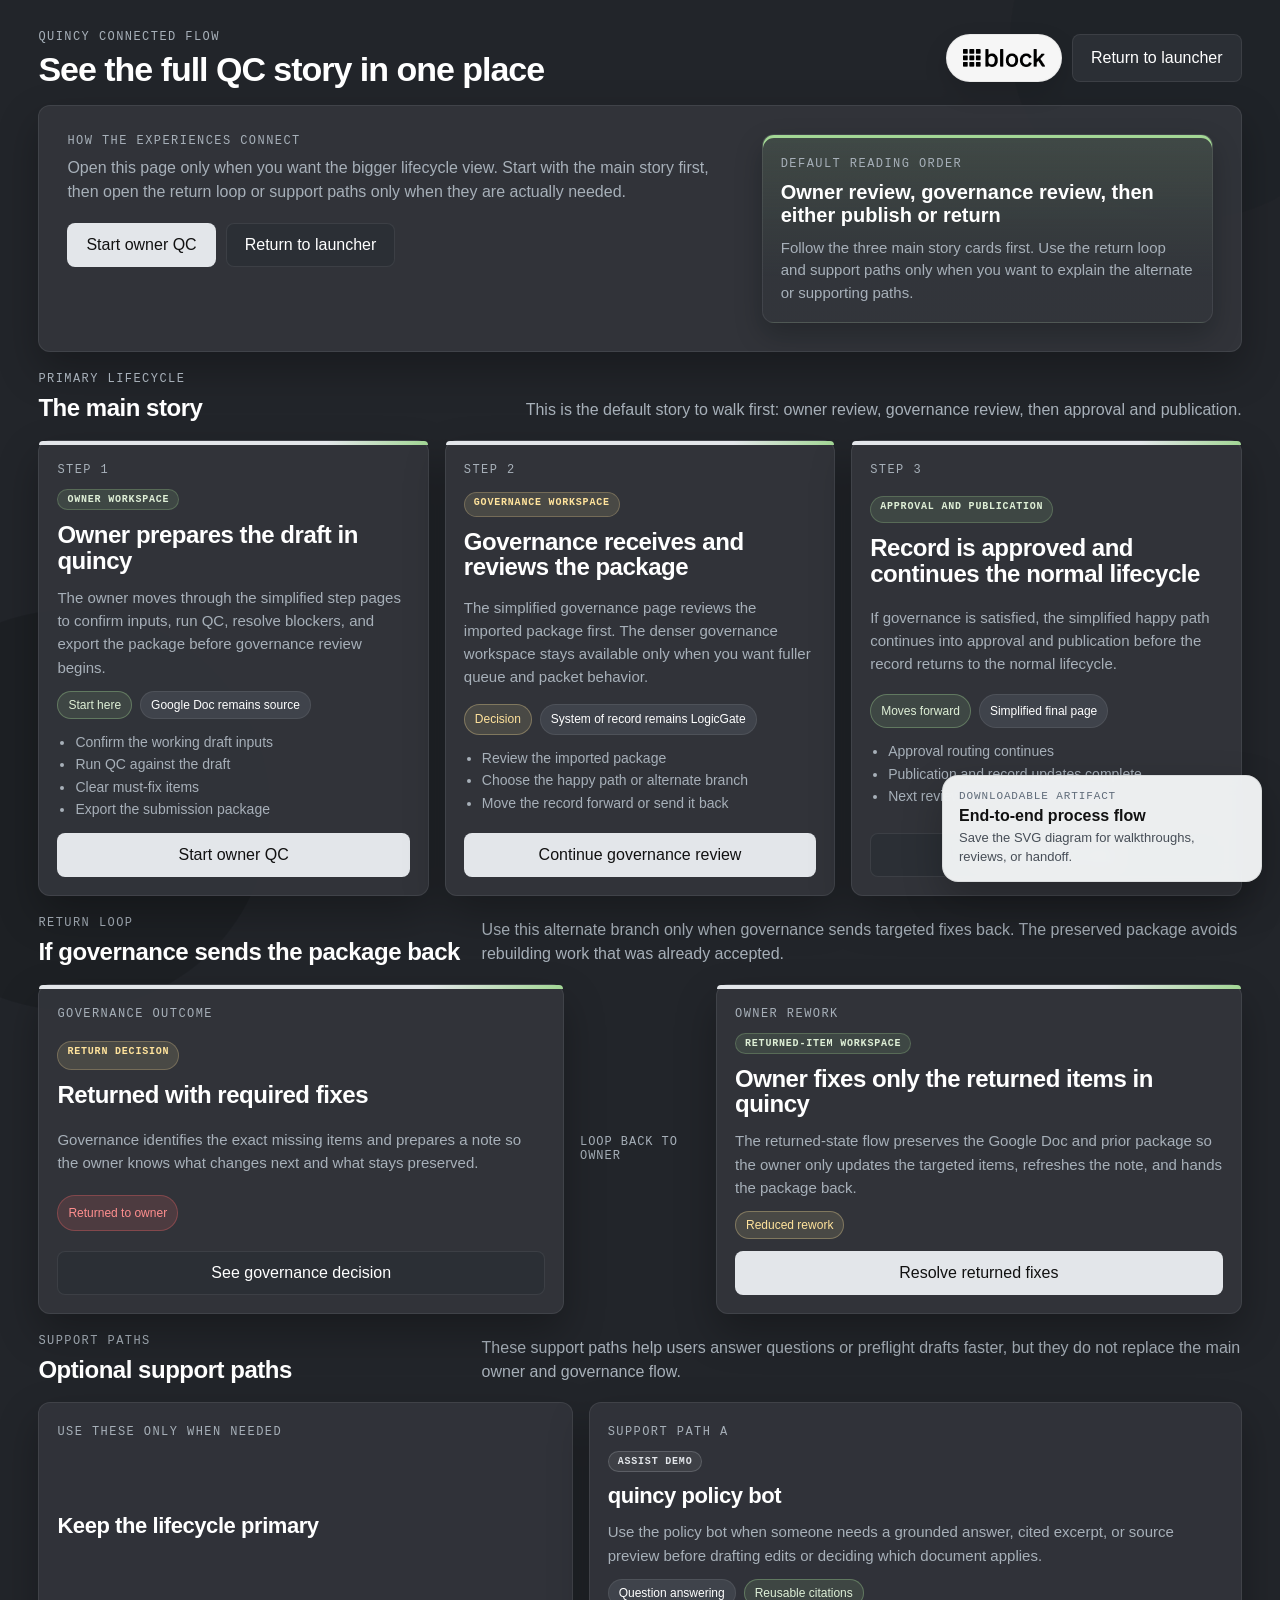
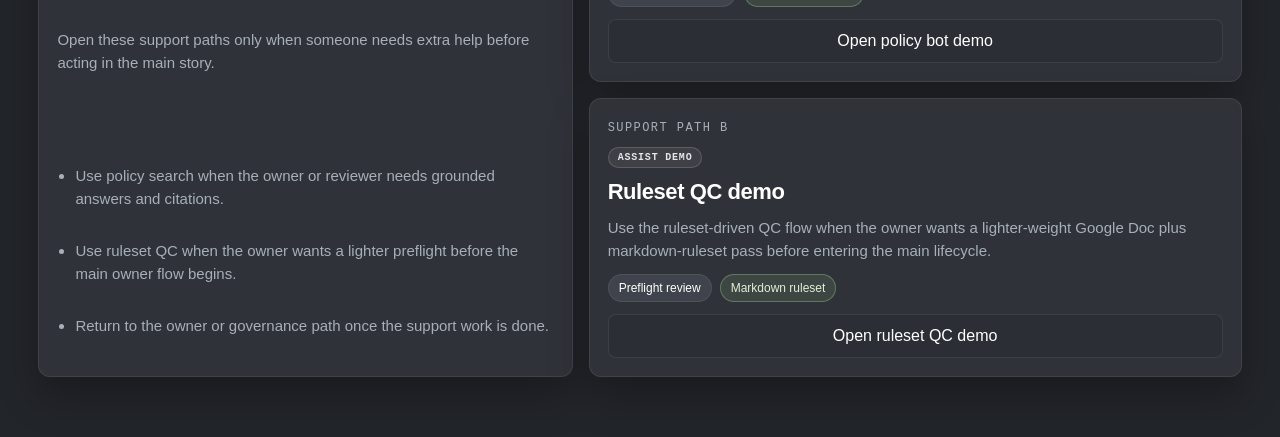
<file: mockups/end_to_end_process_flow.html>
<!DOCTYPE html>
<html lang="en">
<head>
  <meta charset="UTF-8" />
  <meta name="viewport" content="width=device-width, initial-scale=1.0" />
  <title>quincy connected flow</title>
  <link rel="stylesheet" href="../assets/styles/block-theme-static.css" />
  <style>
    :root {
      --bg: #22252a;
      --panel: rgba(50, 53, 59, 0.94);
      --panel-2: #3f434b;
      --line: rgba(255, 255, 255, 0.08);
      --ink: #ffffff;
      --muted: #a7b0b9;
      --accent: #e3e6ea;
      --accent-soft: #2b2f35;
      --ok: #a3d795;
      --ok-soft: rgba(163, 215, 149, 0.12);
      --warn-soft: rgba(255, 227, 156, 0.12);
      --danger-soft: rgba(255, 107, 107, 0.14);
      --shadow: 0 18px 40px rgba(0, 0, 0, 0.28);
    }

    * { box-sizing: border-box; }

    body {
      margin: 0;
      font-family: var(--font-sans);
      color: var(--ink);
      background: var(--bg);
      -webkit-font-smoothing: antialiased;
      text-rendering: optimizeLegibility;
    }

    .bg-shape {
      position: fixed;
      z-index: -1;
      border-radius: 999px;
      opacity: 0.48;
      filter: blur(0.5px);
    }

    .bg-shape-a {
      width: 400px;
      height: 400px;
      background: #1a1d21;
      left: -130px;
      bottom: -110px;
    }

    .bg-shape-b {
      width: 360px;
      height: 360px;
      background: #1f2328;
      right: -90px;
      top: -140px;
    }

    a, button { font: inherit; }

    .page {
      width: min(1400px, 94vw);
      margin: 0 auto;
      padding: 30px 0 40px;
    }

    .topbar {
      display: flex;
      justify-content: space-between;
      align-items: center;
      gap: 16px;
      margin-bottom: 18px;
    }

    .eyebrow {
      text-transform: uppercase;
      letter-spacing: 0.12em;
      font-size: 12px;
      color: var(--muted);
      margin: 0 0 8px;
      font-family: var(--font-mono);
    }

    h1 {
      margin: 0;
      font-size: 34px;
      line-height: 1.02;
      letter-spacing: -0.03em;
    }

    .hero,
    .panel,
    .flow-card,
    .assist-card,
    .summary-card {
      background: var(--panel);
      border: 1px solid var(--line);
      border-radius: 12px;
      box-shadow: var(--shadow);
    }

    .hero {
      padding: 28px;
      margin-bottom: 20px;
      display: grid;
      gap: 18px;
    }

    .hero-grid {
      display: grid;
      grid-template-columns: 1.2fr 0.8fr;
      gap: 18px;
      align-items: start;
    }

    .hero-copy {
      max-width: 860px;
      font-size: 16px;
      line-height: 1.55;
      color: var(--muted);
    }

    .brand-pill {
      display: inline-flex;
      align-items: center;
      justify-content: center;
      min-height: 48px;
      padding: 10px 16px;
      border-radius: 999px;
      background: rgba(255, 255, 255, 0.96);
      border: 1px solid rgba(17, 17, 17, 0.06);
      box-shadow: 0 10px 24px rgba(0, 0, 0, 0.14);
    }

    .brand-pill img {
      display: block;
      height: 18px;
      width: auto;
    }

    .hero-actions,
    .card-actions {
      display: flex;
      gap: 10px;
      flex-wrap: wrap;
    }

    .btn {
      display: inline-flex;
      align-items: center;
      justify-content: center;
      border-radius: 8px;
      border: 1px solid var(--line);
      padding: 12px 18px;
      background: var(--bg);
      color: var(--ink);
      text-decoration: none;
      transition: 0.18s ease;
    }

    .btn.primary {
      background: var(--accent);
      color: #111111;
      border-color: transparent;
    }

    .btn.secondary {
      background: var(--accent-soft);
    }

    .btn:hover {
      transform: translateY(-1px);
      box-shadow: 0 10px 24px rgba(17, 17, 17, 0.08);
    }

    .summary-card {
      padding: 18px;
      display: grid;
      gap: 10px;
      background: linear-gradient(180deg, rgba(163, 215, 149, 0.14) 0%, rgba(50, 53, 59, 0.96) 76%);
      box-shadow: inset 0 3px 0 #a3d795, 0 12px 28px rgba(0, 0, 0, 0.24);
      min-height: 100%;
    }

    .summary-title {
      margin: 0;
      font-size: 20px;
      line-height: 1.15;
    }

    .summary-copy {
      color: var(--muted);
      line-height: 1.5;
      font-size: 15px;
    }

    .flow-section {
      display: grid;
      gap: 18px;
      margin-bottom: 20px;
    }

    .section-head {
      display: flex;
      justify-content: space-between;
      gap: 12px;
      align-items: end;
    }

    .section-title {
      margin: 0;
      font-size: 24px;
      letter-spacing: -0.02em;
    }

    .section-copy {
      color: var(--muted);
      line-height: 1.5;
      max-width: 760px;
    }

    .flow-grid {
      display: grid;
      grid-template-columns: repeat(3, minmax(0, 1fr));
      gap: 16px;
      align-items: start;
    }

    .flow-card {
      padding: 18px;
      display: grid;
      gap: 12px;
      min-height: 100%;
      position: relative;
      scroll-margin-top: 28px;
    }

    .flow-card::before {
      content: "";
      position: absolute;
      inset: 0 0 auto 0;
      height: 4px;
      border-radius: 12px 12px 0 0;
      background: linear-gradient(90deg, #e3e6ea 0%, #e3e6ea 74%, #a3d795 100%);
    }

    .flow-card:target,
    .assist-card:target {
      border-color: rgba(163, 215, 149, 0.45);
      box-shadow: 0 0 0 3px rgba(163, 215, 149, 0.14), var(--shadow);
      background: linear-gradient(180deg, rgba(163, 215, 149, 0.12) 0%, rgba(50, 53, 59, 0.96) 78%);
    }

    .flow-step {
      font-family: var(--font-mono);
      font-size: 12px;
      letter-spacing: 0.12em;
      text-transform: uppercase;
      color: var(--muted);
      padding-top: 4px;
    }

    .stage-label {
      width: fit-content;
      padding: 4px 9px;
      border-radius: 999px;
      border: 1px solid rgba(227, 230, 234, 0.12);
      background: rgba(227, 230, 234, 0.08);
      color: #d6dbe0;
      font-family: var(--font-mono);
      font-size: 10px;
      letter-spacing: 0.08em;
      text-transform: uppercase;
      font-weight: 700;
    }

    .stage-label.lifecycle {
      border-color: rgba(163, 215, 149, 0.26);
      background: rgba(163, 215, 149, 0.12);
      color: #dff0d7;
    }

    .stage-label.decision {
      border-color: rgba(255, 227, 156, 0.24);
      background: rgba(255, 227, 156, 0.12);
      color: #ffe39c;
    }

    .stage-label.assist {
      border-color: rgba(227, 230, 234, 0.18);
      background: rgba(227, 230, 234, 0.08);
      color: #e3e6ea;
    }

    .flow-card h3 {
      margin: 0;
      font-size: 24px;
      line-height: 1.08;
      letter-spacing: -0.02em;
    }

    .flow-card p {
      margin: 0;
      color: var(--muted);
      line-height: 1.55;
      font-size: 15px;
    }

    .chip-row {
      display: flex;
      gap: 8px;
      flex-wrap: wrap;
    }

    .chip {
      display: inline-flex;
      align-items: center;
      border: 1px solid var(--line);
      border-radius: 999px;
      padding: 6px 10px;
      font-size: 12px;
      background: var(--panel-2);
    }

    .chip.ok {
      border-color: rgba(163, 215, 149, 0.35);
      color: #dff0d7;
      background: var(--ok-soft);
    }

    .chip.warn {
      background: var(--warn-soft);
      color: #ffe39c;
      border-color: rgba(255, 227, 156, 0.3);
    }

    .chip.danger {
      background: var(--danger-soft);
      color: #ff8f8f;
      border-color: rgba(255, 107, 107, 0.3);
    }

    .flow-points {
      margin: 0;
      padding-left: 18px;
      color: var(--muted);
      line-height: 1.6;
      font-size: 14px;
    }

    .connector {
      display: flex;
      align-items: center;
      justify-content: center;
      min-height: 52px;
      color: var(--muted);
      font-family: var(--font-mono);
      font-size: 12px;
      letter-spacing: 0.08em;
      text-transform: uppercase;
    }

    .loop-grid {
      display: grid;
      grid-template-columns: 1fr 120px 1fr;
      gap: 16px;
      align-items: center;
    }

    .assist-grid {
      display: grid;
      grid-template-columns: 0.9fr 1.1fr;
      gap: 16px;
      align-items: start;
    }

    .assist-summary {
      padding: 18px;
      display: grid;
      gap: 12px;
      min-height: 100%;
      background: rgba(50, 53, 59, 0.9);
      border: 1px solid var(--line);
      border-radius: 12px;
      box-shadow: var(--shadow);
    }

    .assist-summary h3 {
      margin: 0;
      font-size: 22px;
      line-height: 1.1;
      letter-spacing: -0.02em;
    }

    .assist-summary p,
    .assist-summary li {
      color: var(--muted);
      line-height: 1.55;
      font-size: 15px;
    }

    .assist-summary ul {
      margin: 0;
      padding-left: 18px;
      display: grid;
      gap: 8px;
    }

    .assist-stack {
      display: grid;
      gap: 16px;
    }

    .assist-card {
      padding: 18px;
      display: grid;
      gap: 12px;
      scroll-margin-top: 28px;
      min-height: 100%;
      background: rgba(50, 53, 59, 0.9);
      border: 1px solid var(--line);
      border-radius: 12px;
      box-shadow: var(--shadow);
    }

    .card-actions {
      margin-top: auto;
    }

    .card-actions .btn {
      width: 100%;
    }

    .assist-card h3 {
      margin: 0;
      font-size: 22px;
      line-height: 1.1;
      letter-spacing: -0.02em;
    }

    .assist-card p {
      margin: 0;
      color: var(--muted);
      line-height: 1.55;
      font-size: 15px;
    }

    .flow-section,
    .flow-card,
    .assist-card {
      scroll-margin-top: 28px;
    }

    @media (max-width: 1100px) {
      .hero-grid,
      .flow-grid,
      .assist-grid,
      .loop-grid {
        grid-template-columns: 1fr;
      }

      .connector {
        min-height: auto;
        padding: 4px 0;
      }
    }
  </style>
</head>
<body>
  <div class="bg-shape bg-shape-a"></div>
  <div class="bg-shape bg-shape-b"></div>
  <div class="page">
    <div class="topbar">
      <div>
        <p class="eyebrow">quincy connected flow</p>
        <h1>See the full QC story in one place</h1>
      </div>
      <div class="hero-actions">
        <div class="brand-pill" aria-label="Block logo">
          <img src="../assets/images/block-lockup-black-no-padding.png" alt="Block" />
        </div>
        <a class="btn secondary" href="../index.html">Return to launcher</a>
      </div>
    </div>

    <section class="hero">
      <div class="hero-grid">
        <div>
          <p class="eyebrow">How the experiences connect</p>
          <div class="hero-copy">Open this page only when you want the bigger lifecycle view. Start with the main story first, then open the return loop or support paths only when they are actually needed.</div>
          <div class="hero-actions" style="margin-top:18px;">
            <a class="btn primary" href="./step_01_owner_confirm_inputs.html">Start owner QC</a>
            <a class="btn secondary" href="../index.html">Return to launcher</a>
          </div>
        </div>
        <div class="summary-card">
          <div class="flow-step">Default reading order</div>
          <h2 class="summary-title">Owner review, governance review, then either publish or return</h2>
          <div class="summary-copy">Follow the three main story cards first. Use the return loop and support paths only when you want to explain the alternate or supporting paths.</div>
        </div>
      </div>
    </section>

    <section class="flow-section" id="primary-lifecycle">
      <div class="section-head">
        <div>
          <p class="eyebrow">Primary lifecycle</p>
          <h2 class="section-title">The main story</h2>
        </div>
        <div class="section-copy">This is the default story to walk first: owner review, governance review, then approval and publication.</div>
      </div>

      <div class="flow-grid">
        <article class="flow-card" id="owner-review-stage">
          <div class="flow-step">Step 1</div>
          <div class="stage-label lifecycle">Owner workspace</div>
          <h3>Owner prepares the draft in quincy</h3>
          <p>The owner moves through the simplified step pages to confirm inputs, run QC, resolve blockers, and export the package before governance review begins.</p>
          <div class="chip-row">
            <span class="chip ok">Start here</span>
            <span class="chip">Google Doc remains source</span>
          </div>
          <ul class="flow-points">
            <li>Confirm the working draft inputs</li>
            <li>Run QC against the draft</li>
            <li>Clear must-fix items</li>
            <li>Export the submission package</li>
          </ul>
          <div class="card-actions">
            <a class="btn primary" href="./step_01_owner_confirm_inputs.html">Start owner QC</a>
          </div>
        </article>

        <article class="flow-card" id="governance-review-stage">
          <div class="flow-step">Step 2</div>
          <div class="stage-label decision">Governance workspace</div>
          <h3>Governance receives and reviews the package</h3>
          <p>The simplified governance page reviews the imported package first. The denser governance workspace stays available only when you want fuller queue and packet behavior.</p>
          <div class="chip-row">
            <span class="chip warn">Decision</span>
            <span class="chip">System of record remains LogicGate</span>
          </div>
          <ul class="flow-points">
            <li>Review the imported package</li>
            <li>Choose the happy path or alternate branch</li>
            <li>Move the record forward or send it back</li>
          </ul>
          <div class="card-actions">
            <a class="btn primary" href="./step_05_governance_review_packet.html">Continue governance review</a>
          </div>
        </article>

        <article class="flow-card" id="approval-lifecycle-stage">
          <div class="flow-step">Step 3</div>
          <div class="stage-label lifecycle">Approval and publication</div>
          <h3>Record is approved and continues the normal lifecycle</h3>
          <p>If governance is satisfied, the simplified happy path continues into approval and publication before the record returns to the normal lifecycle.</p>
          <div class="chip-row">
            <span class="chip ok">Moves forward</span>
            <span class="chip">Simplified final page</span>
          </div>
          <ul class="flow-points">
            <li>Approval routing continues</li>
            <li>Publication and record updates complete</li>
            <li>Next review cycle resumes normally</li>
          </ul>
          <div class="card-actions">
            <a class="btn secondary" href="./step_06_approval_publish.html">Open approval step</a>
          </div>
        </article>
      </div>
    </section>

    <section class="flow-section" id="return-loop">
      <div class="section-head">
        <div>
          <p class="eyebrow">Return loop</p>
          <h2 class="section-title">If governance sends the package back</h2>
        </div>
        <div class="section-copy">Use this alternate branch only when governance sends targeted fixes back. The preserved package avoids rebuilding work that was already accepted.</div>
      </div>

      <div class="loop-grid">
        <article class="flow-card" id="governance-return-stage">
          <div class="flow-step">Governance outcome</div>
          <div class="stage-label decision">Return decision</div>
          <h3>Returned with required fixes</h3>
          <p>Governance identifies the exact missing items and prepares a note so the owner knows what changes next and what stays preserved.</p>
          <div class="chip-row">
            <span class="chip danger">Returned to owner</span>
          </div>
          <div class="card-actions">
            <a class="btn secondary" href="./governance_team_mockup.html">See governance decision</a>
          </div>
        </article>

        <div class="connector">Loop back to owner</div>

        <article class="flow-card" id="returned-item-stage">
          <div class="flow-step">Owner rework</div>
          <div class="stage-label lifecycle">Returned-item workspace</div>
          <h3>Owner fixes only the returned items in quincy</h3>
          <p>The returned-state flow preserves the Google Doc and prior package so the owner only updates the targeted items, refreshes the note, and hands the package back.</p>
          <div class="chip-row">
            <span class="chip warn">Reduced rework</span>
          </div>
          <div class="card-actions">
            <a class="btn primary" href="./document_owner_returned_by_governance_mockup.html">Resolve returned fixes</a>
          </div>
        </article>
      </div>
    </section>

    <section class="flow-section" id="assist-paths">
      <div class="section-head">
        <div>
          <p class="eyebrow">Support paths</p>
          <h2 class="section-title">Optional support paths</h2>
        </div>
        <div class="section-copy">These support paths help users answer questions or preflight drafts faster, but they do not replace the main owner and governance flow.</div>
      </div>

      <div class="assist-grid">
        <div class="assist-summary">
          <div class="flow-step">Use these only when needed</div>
          <h3>Keep the lifecycle primary</h3>
          <p>Open these support paths only when someone needs extra help before acting in the main story.</p>
          <ul>
            <li>Use policy search when the owner or reviewer needs grounded answers and citations.</li>
            <li>Use ruleset QC when the owner wants a lighter preflight before the main owner flow begins.</li>
            <li>Return to the owner or governance path once the support work is done.</li>
          </ul>
        </div>

        <div class="assist-stack">
          <article class="assist-card" id="policy-bot-stage">
            <div class="flow-step">Support path A</div>
            <div class="stage-label assist">Assist demo</div>
            <h3>quincy policy bot</h3>
            <p>Use the policy bot when someone needs a grounded answer, cited excerpt, or source preview before drafting edits or deciding which document applies.</p>
            <div class="chip-row">
              <span class="chip">Question answering</span>
              <span class="chip ok">Reusable citations</span>
            </div>
            <div class="card-actions">
              <a class="btn secondary" href="./policy_bot_demo_mockup.html">Open policy bot demo</a>
            </div>
          </article>

          <article class="assist-card" id="ruleset-qc-stage">
            <div class="flow-step">Support path B</div>
            <div class="stage-label assist">Assist demo</div>
            <h3>Ruleset QC demo</h3>
            <p>Use the ruleset-driven QC flow when the owner wants a lighter-weight Google Doc plus markdown-ruleset pass before entering the main lifecycle.</p>
            <div class="chip-row">
              <span class="chip">Preflight review</span>
              <span class="chip ok">Markdown ruleset</span>
            </div>
            <div class="card-actions">
              <a class="btn secondary" href="./ruleset_qc_demo_mockup.html">Open ruleset QC demo</a>
            </div>
          </article>
        </div>
      </div>
    </section>

  </div>
  <a class="process-flow-fab" href="../assets/downloads/quincy_end_to_end_process_flow.svg" download="quincy-end-to-end-process-flow.svg" aria-label="Download end-to-end process flow diagram">
    <span class="process-flow-fab-kicker">Downloadable artifact</span>
    <strong class="process-flow-fab-title">End-to-end process flow</strong>
    <span class="process-flow-fab-copy">Save the SVG diagram for walkthroughs, reviews, or handoff.</span>
  </a>
</body>
</html>
</file>
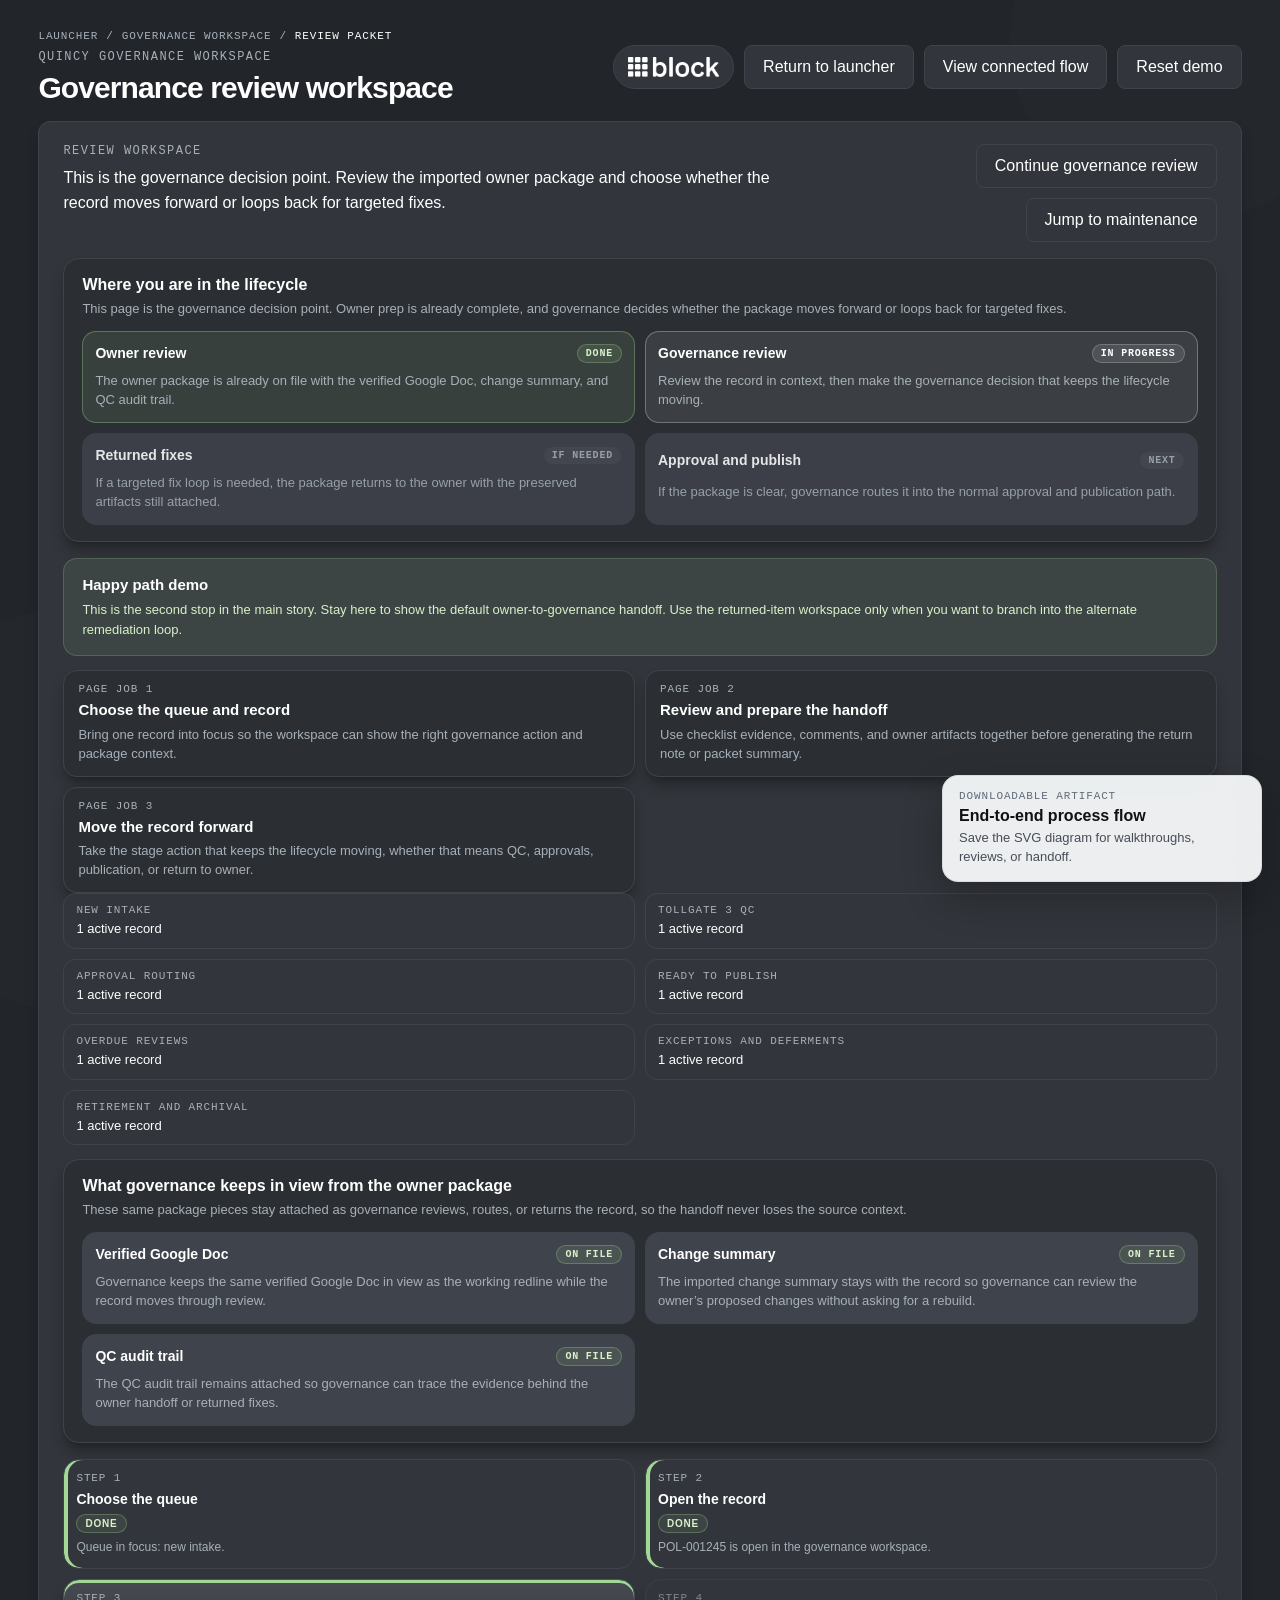
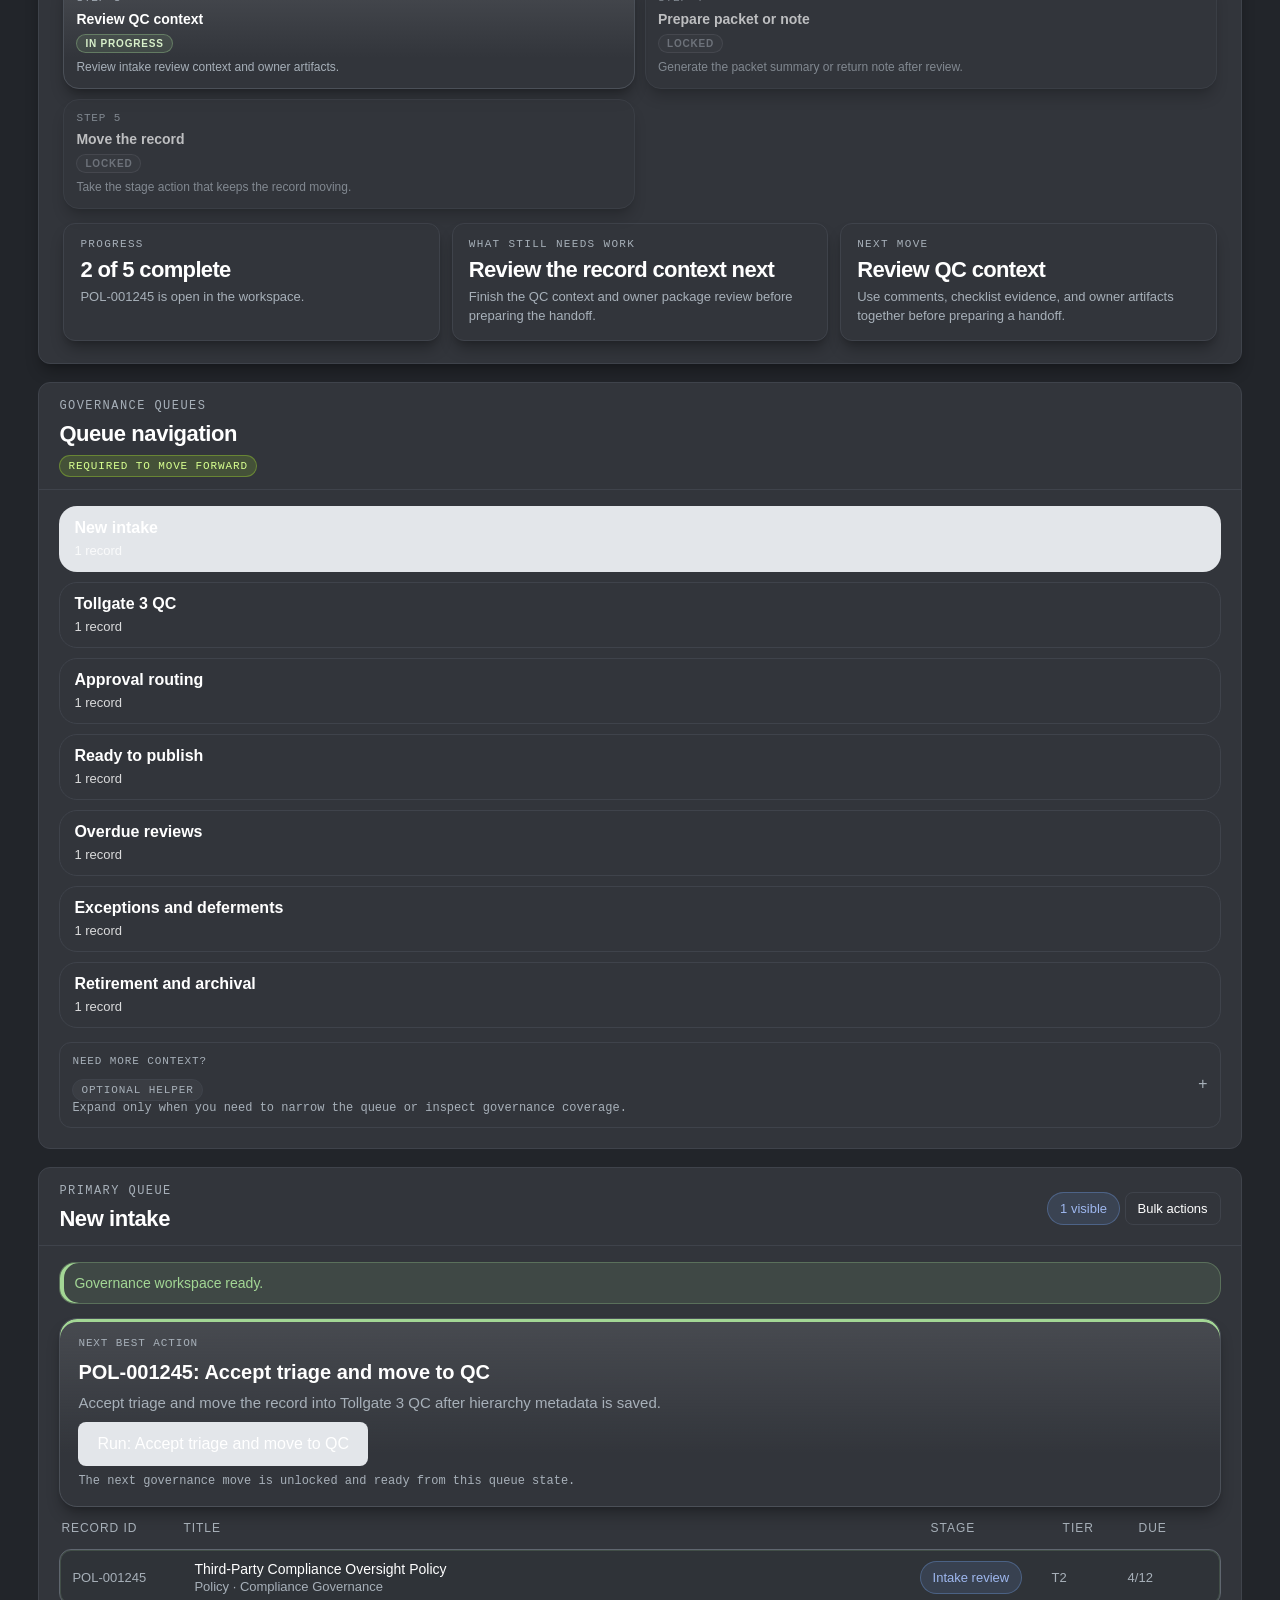
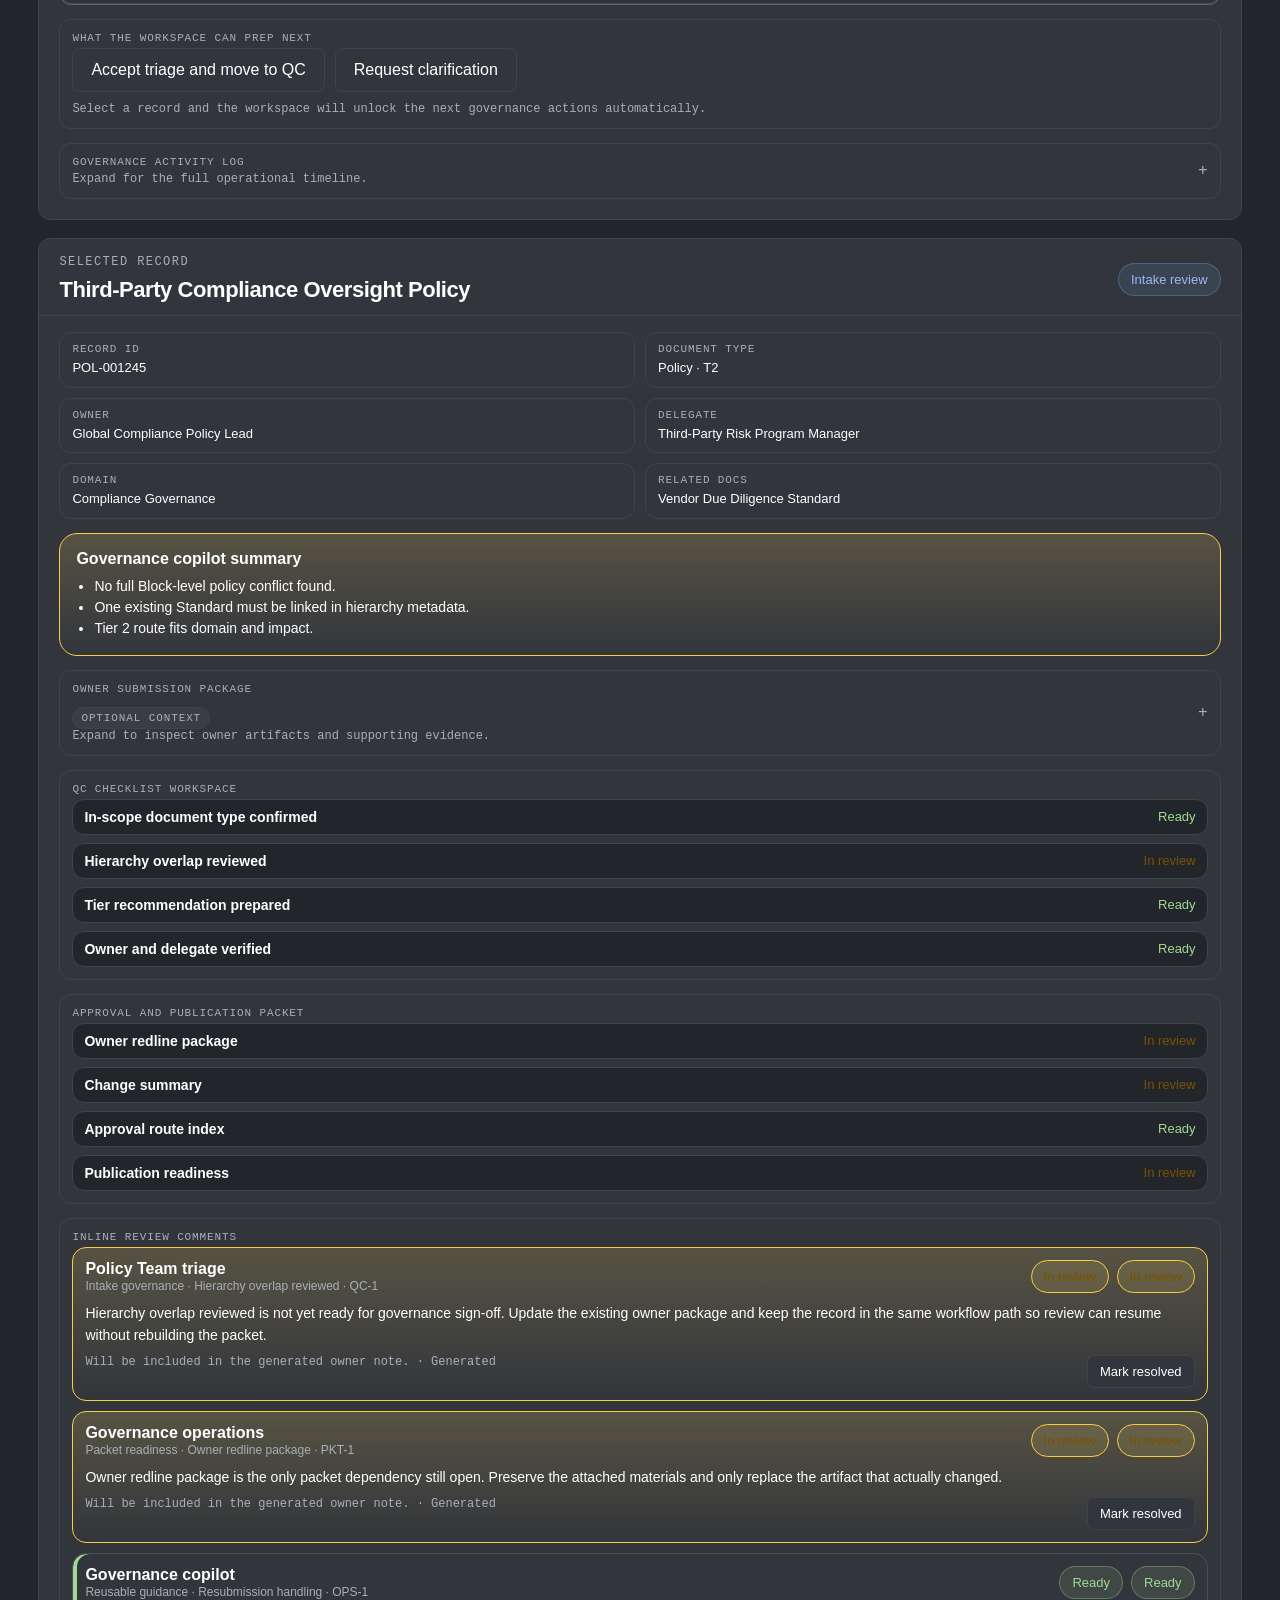
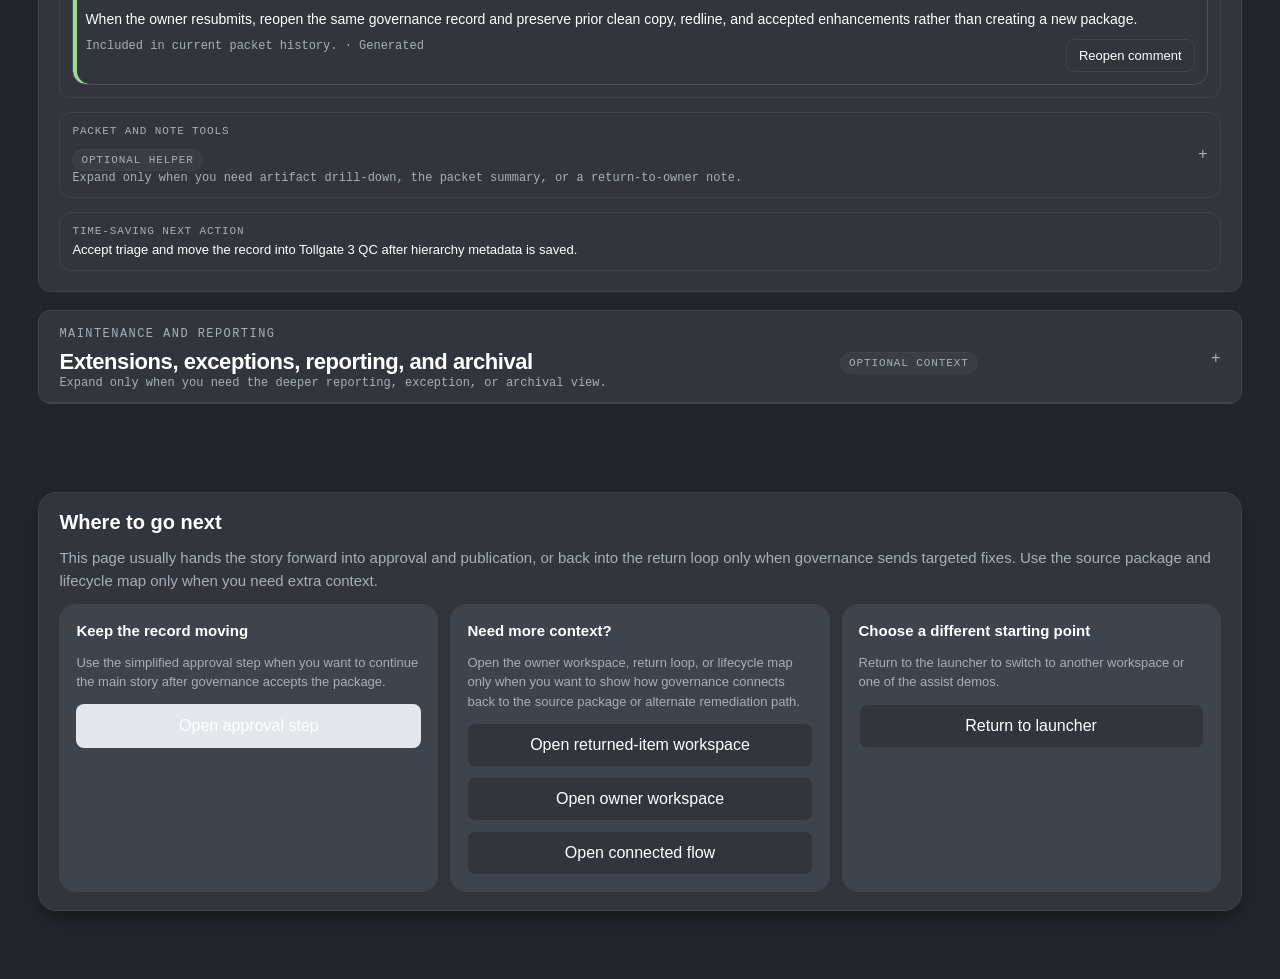
<file: mockups/governance_team_mockup.html>
<!DOCTYPE html>
<html lang="en">
<head>
  <meta charset="UTF-8" />
  <meta name="viewport" content="width=device-width, initial-scale=1.0" />
  <title>quincy governance workspace</title>
  <link rel="stylesheet" href="../assets/styles/block-theme-static.css" />
  <style>
    :root {
      --bg: #22252a;
      --panel: #32353b;
      --panel-2: #3f434b;
      --line: #3f434b;
      --ink: #ffffff;
      --muted: #a7b0b9;
      --accent: #e3e6ea;
      --accent-soft: #3f434b;
      --warn: #ffd966;
      --warn-soft: rgba(255, 217, 102, 0.12);
      --danger: #ff6b6b;
      --danger-soft: rgba(255, 107, 107, 0.12);
      --ok: #a3d795;
      --ok-soft: rgba(163, 215, 149, 0.12);
      --shadow: 0 10px 15px -3px rgba(0, 0, 0, 0.3), 0 4px 6px -4px rgba(0, 0, 0, 0.2);
    }

    * { box-sizing: border-box; }
    body {
      margin: 0;
      font-family: var(--font-sans);
      color: var(--ink);
      background: var(--bg);
      -webkit-font-smoothing: antialiased;
      text-rendering: optimizeLegibility;
    }

    .bg-shape {
      position: fixed;
      z-index: -1;
      border-radius: 999px;
      opacity: 0.4;
      filter: blur(0.5px);
    }

    .bg-shape-a {
      width: 400px;
      height: 400px;
      background: #2a2d33;
      left: -130px;
      bottom: -110px;
    }

    .bg-shape-b {
      width: 360px;
      height: 360px;
      background: #282b30;
      right: -90px;
      top: -140px;
    }

    button, input, select, textarea { font: inherit; }

    .page {
      width: min(1520px, 94vw);
      margin: 0 auto;
      padding: 30px 0 40px;
    }

    .topbar {
      display: flex;
      justify-content: space-between;
      align-items: center;
      gap: 16px;
      margin-bottom: 18px;
    }

    .eyebrow {
      text-transform: uppercase;
      letter-spacing: 0.12em;
      font-size: 12px;
      color: var(--muted);
      margin: 0 0 8px;
      font-family: var(--font-mono);
    }

    h1 {
      margin: 0;
      font-size: 30px;
      line-height: 1.04;
      letter-spacing: -0.03em;
      font-weight: 700;
    }

    .brand-pill {
      display: inline-flex;
      align-items: center;
      justify-content: center;
      padding: 10px 14px;
      border: 1px solid var(--line);
      border-radius: 999px;
      background: #32353b;
    }

    .brand-pill img {
      display: block;
      height: 20px;
      width: auto;
      filter: invert(1);
    }

    .ghost-btn, .primary-btn, .secondary-btn, .small-btn {
      border-radius: 8px;
      border: 1px solid var(--line);
      background: var(--bg);
      color: var(--ink);
      padding: 12px 18px;
      cursor: pointer;
      transition: 0.18s ease;
      text-decoration: none;
      display: inline-flex;
      align-items: center;
      justify-content: center;
    }

    .secondary-btn {
      background: var(--accent-soft);
    }

    .primary-btn {
      background: var(--accent);
      color: var(--bg);
      border-color: transparent;
    }

    .small-btn {
      padding: 8px 12px;
      font-size: 13px;
    }

    .ghost-btn:hover, .primary-btn:hover, .secondary-btn:hover, .small-btn:hover {
      transform: translateY(-1px);
      filter: brightness(0.92);
      box-shadow: var(--shadow);
    }

    .hero {
      background: var(--panel);
      border: 1px solid var(--line);
      border-radius: 12px;
      padding: 22px 24px;
      box-shadow: var(--shadow);
      color: var(--ink);
      margin-bottom: 18px;
    }

    .hero-top {
      display: flex;
      justify-content: space-between;
      gap: 16px;
      align-items: flex-start;
      margin-bottom: 16px;
    }

    .hero-copy {
      max-width: 860px;
      font-size: 16px;
      line-height: 1.55;
    }

    .hero-actions {
      display: flex;
      gap: 10px;
      flex-wrap: wrap;
      justify-content: flex-end;
    }

    .job-strip {
      display: grid;
      grid-template-columns: repeat(3, minmax(0, 1fr));
      gap: 10px;
      margin: 14px 0 0;
    }

    .job-card {
      background: rgba(43, 47, 53, 0.96);
      border: 1px solid var(--line);
      border-radius: 14px;
      padding: 12px 14px;
      display: grid;
      gap: 6px;
      box-shadow: var(--shadow);
    }

    .job-kicker {
      font-family: var(--font-mono);
      font-size: 11px;
      letter-spacing: 0.08em;
      text-transform: uppercase;
      color: var(--muted);
    }

    .job-title {
      font-size: 15px;
      line-height: 1.25;
      font-weight: 700;
    }

    .job-copy {
      color: var(--muted);
      font-size: 13px;
      line-height: 1.45;
    }

    .demo-path-note {
      margin-top: 16px;
      padding: 16px 18px;
      border-radius: 14px;
      border: 1px solid rgba(163, 215, 149, 0.22);
      background: rgba(163, 215, 149, 0.1);
      display: grid;
      gap: 6px;
    }

    .demo-path-note strong {
      font-size: 15px;
      line-height: 1.3;
    }

    .demo-path-note div {
      color: #d8f0ca;
      font-size: 13px;
      line-height: 1.5;
    }

    .lifecycle-map {
      display: grid;
      gap: 12px;
      margin: 12px 0 0;
      padding: 16px 18px;
      border: 1px solid var(--line);
      border-radius: 16px;
      background: rgba(43, 47, 53, 0.96);
      box-shadow: var(--shadow);
    }

    .lifecycle-map-head {
      display: grid;
      gap: 4px;
    }

    .lifecycle-map-title {
      margin: 0;
      font-size: 16px;
      line-height: 1.25;
      font-weight: 700;
    }

    .lifecycle-map-copy {
      color: var(--muted);
      font-size: 13px;
      line-height: 1.5;
    }

    .lifecycle-map-grid {
      display: grid;
      grid-template-columns: repeat(4, minmax(0, 1fr));
      gap: 10px;
    }

    .lifecycle-node {
      display: grid;
      gap: 8px;
      padding: 12px;
      border: 1px solid var(--line);
      border-radius: 14px;
      background: var(--accent-soft);
    }

    .lifecycle-node.done {
      border-color: rgba(163, 215, 149, 0.35);
      background: rgba(163, 215, 149, 0.1);
    }

    .lifecycle-node.active {
      border-color: rgba(255, 255, 255, 0.28);
      background: rgba(255, 255, 255, 0.08);
    }

    .lifecycle-node.future {
      opacity: 0.88;
    }

    .lifecycle-node-head {
      display: flex;
      align-items: center;
      justify-content: space-between;
      gap: 8px;
      flex-wrap: wrap;
    }

    .lifecycle-node-title {
      font-size: 14px;
      line-height: 1.3;
      font-weight: 700;
    }

    .lifecycle-node-badge {
      padding: 3px 8px;
      border-radius: 999px;
      border: 1px solid var(--line);
      font-family: var(--font-mono);
      font-size: 10px;
      letter-spacing: 0.08em;
      text-transform: uppercase;
      font-weight: 700;
      color: var(--muted);
      background: rgba(255, 255, 255, 0.04);
    }

    .lifecycle-node.done .lifecycle-node-badge {
      border-color: rgba(163, 215, 149, 0.3);
      background: rgba(163, 215, 149, 0.12);
      color: #d8f0ca;
    }

    .lifecycle-node.active .lifecycle-node-badge {
      border-color: rgba(255, 255, 255, 0.22);
      background: rgba(255, 255, 255, 0.1);
      color: var(--ink);
    }

    .lifecycle-node-copy {
      color: var(--muted);
      font-size: 13px;
      line-height: 1.5;
    }

    .flow-breadcrumb {
      display: flex;
      flex-wrap: wrap;
      align-items: center;
      gap: 8px;
      margin-bottom: 8px;
      font-family: var(--font-mono);
      font-size: 11px;
      letter-spacing: 0.08em;
      text-transform: uppercase;
      color: var(--muted);
    }

    .flow-breadcrumb a {
      color: inherit;
      text-decoration: none;
    }

    .flow-breadcrumb a:hover,
    .flow-breadcrumb a:focus-visible {
      color: var(--ink);
    }

    .flow-breadcrumb .current {
      color: var(--ink);
    }

    .snapshot-grid {
      display: grid;
      grid-template-columns: repeat(6, minmax(0, 1fr));
      gap: 10px;
    }

    .carry-strip {
      display: grid;
      gap: 12px;
      margin-top: 14px;
      padding: 16px 18px;
      border: 1px solid var(--line);
      border-radius: 16px;
      background: rgba(43, 47, 53, 0.96);
      box-shadow: var(--shadow);
    }

    .carry-strip-head {
      display: grid;
      gap: 4px;
    }

    .carry-strip-title {
      margin: 0;
      font-size: 16px;
      line-height: 1.25;
      font-weight: 700;
    }

    .carry-strip-copy {
      color: var(--muted);
      font-size: 13px;
      line-height: 1.5;
    }

    .carry-grid {
      display: grid;
      grid-template-columns: repeat(3, minmax(0, 1fr));
      gap: 10px;
    }

    .carry-card {
      display: grid;
      gap: 8px;
      padding: 12px;
      border: 1px solid var(--line);
      border-radius: 14px;
      background: var(--accent-soft);
    }

    .carry-card-head {
      display: flex;
      align-items: center;
      justify-content: space-between;
      gap: 10px;
      flex-wrap: wrap;
    }

    .carry-card-title {
      font-size: 14px;
      line-height: 1.3;
      font-weight: 700;
    }

    .carry-badge {
      padding: 3px 8px;
      border-radius: 999px;
      border: 1px solid rgba(163, 215, 149, 0.3);
      background: rgba(163, 215, 149, 0.12);
      color: #d8f0ca;
      font-family: var(--font-mono);
      font-size: 10px;
      letter-spacing: 0.08em;
      text-transform: uppercase;
      font-weight: 700;
    }

    .carry-card-copy {
      color: var(--muted);
      font-size: 13px;
      line-height: 1.5;
    }

    .step-grid {
      display: grid;
      grid-template-columns: repeat(5, minmax(0, 1fr));
      gap: 10px;
      margin-top: 16px;
    }

    .step-card {
      background: var(--panel);
      border: 1px solid var(--line);
      border-radius: 16px;
      padding: 12px;
      display: grid;
      gap: 6px;
      box-shadow: var(--shadow);
      cursor: pointer;
      transition: transform 0.18s ease, border-color 0.18s ease, box-shadow 0.18s ease, background 0.18s ease;
    }

    .step-card:hover {
      transform: translateY(-2px);
      border-color: #5a606a;
      box-shadow: 0 0 0 1px rgba(227, 230, 234, 0.08), var(--shadow);
    }

    .step-card:focus-visible {
      outline: none;
      transform: translateY(-2px);
      border-color: #a3d795;
      box-shadow: 0 0 0 3px rgba(163, 215, 149, 0.22), var(--shadow);
    }

    .step-card.active {
      background: linear-gradient(180deg, rgba(227, 230, 234, 0.12) 0%, #32353b 72%);
      box-shadow: inset 0 3px 0 #a3d795, var(--shadow);
      border-color: #4b5058;
    }

    .step-card.done {
      background: #32353b;
      box-shadow: inset 4px 0 0 #a3d795;
    }

    .step-card.ready {
      background: linear-gradient(180deg, rgba(163, 215, 149, 0.12) 0%, #32353b 72%);
      box-shadow: inset 4px 0 0 #a3d795, var(--shadow);
      border-color: rgba(163, 215, 149, 0.34);
    }

    .step-card.locked {
      opacity: 0.68;
    }

    .step-index {
      font-family: var(--font-mono);
      font-size: 11px;
      letter-spacing: 0.08em;
      text-transform: uppercase;
      color: var(--muted);
    }

    .step-name {
      font-size: 14px;
      font-weight: 600;
      line-height: 1.3;
    }

    .step-status {
      width: fit-content;
      padding: 3px 8px;
      border-radius: 999px;
      border: 1px solid rgba(227, 230, 234, 0.18);
      background: rgba(227, 230, 234, 0.08);
      color: var(--muted);
      font-size: 10px;
      font-weight: 700;
      letter-spacing: 0.08em;
      text-transform: uppercase;
    }

    .step-status.active {
      border-color: rgba(163, 215, 149, 0.35);
      background: rgba(163, 215, 149, 0.12);
      color: #d8f0ca;
    }

    .step-status.ready {
      border-color: rgba(163, 215, 149, 0.38);
      background: rgba(163, 215, 149, 0.18);
      color: #d8f0ca;
    }

    .step-status.done {
      border-color: rgba(163, 215, 149, 0.3);
      background: rgba(163, 215, 149, 0.1);
      color: #d8f0ca;
    }

    .step-status.locked {
      border-color: rgba(227, 230, 234, 0.12);
      background: rgba(227, 230, 234, 0.04);
      color: #8a9098;
    }

    .step-state {
      font-size: 12px;
      color: var(--muted);
      line-height: 1.4;
    }

    .progress-strip {
      display: grid;
      grid-template-columns: repeat(auto-fit, minmax(180px, 1fr));
      gap: 12px;
      margin-top: 14px;
    }

    .progress-card {
      background: var(--panel);
      border: 1px solid var(--line);
      border-radius: 12px;
      padding: 14px 16px;
      box-shadow: var(--shadow);
    }

    .progress-label {
      text-transform: uppercase;
      letter-spacing: 0.12em;
      font-size: 11px;
      color: var(--muted);
      font-family: var(--font-mono);
      margin-bottom: 8px;
    }

    .progress-value {
      font-size: 22px;
      line-height: 1.05;
      letter-spacing: -0.03em;
      font-weight: 700;
      margin: 0 0 6px;
    }

    .progress-copy {
      font-size: 13px;
      line-height: 1.5;
      color: var(--muted);
      margin: 0;
    }

    .action-tag {
      display: inline-flex;
      align-items: center;
      padding: 4px 8px;
      border-radius: 999px;
      font-size: 11px;
      letter-spacing: 0.08em;
      text-transform: uppercase;
      font-family: var(--font-mono);
      margin-top: 8px;
      border: 1px solid var(--line);
    }

    .required-tag {
      background: rgba(184, 255, 44, 0.14);
      border-color: rgba(184, 255, 44, 0.3);
      color: #d7ff8f;
    }

    .optional-tag {
      background: rgba(255, 255, 255, 0.04);
      color: var(--muted);
    }

    .meta-card, .mini-stat, .queue-row {
      background: var(--accent-soft);
      border: 1px solid var(--line);
      border-radius: 12px;
      padding: 10px 12px;
    }

    .meta-label, .card-label {
      font-size: 11px;
      text-transform: uppercase;
      letter-spacing: 0.08em;
      color: var(--muted);
      margin-bottom: 4px;
      font-family: var(--font-mono);
    }

    .meta-value {
      font-size: 13px;
      line-height: 1.35;
    }

    .layout {
      display: grid;
      grid-template-columns: 280px minmax(0, 1.2fr) 380px;
      gap: 18px;
      align-items: start;
    }

    .panel {
      background: var(--panel);
      border: 1px solid var(--line);
      border-radius: 12px;
      box-shadow: var(--shadow);
      overflow: hidden;
      color: var(--ink);
    }

    .panel-header {
      padding: 16px 20px 12px;
      border-bottom: 1px solid var(--line);
      display: flex;
      justify-content: space-between;
      align-items: center;
      gap: 12px;
    }

    .panel-title {
      margin: 0;
      font-size: 22px;
      line-height: 1.2;
      letter-spacing: -0.02em;
    }

    .panel-body {
      padding: 16px 20px 20px;
      display: grid;
      gap: 14px;
    }

    .queue-nav {
      display: grid;
      gap: 10px;
    }

    .queue-btn {
      width: 100%;
      text-align: left;
      border-radius: 18px;
      border: 1px solid var(--line);
      background: var(--bg);
      color: var(--ink);
      padding: 12px 14px;
      cursor: pointer;
      transition: 0.18s ease;
    }

    .queue-btn.active {
      background: var(--accent);
      color: var(--bg);
      border-color: transparent;
    }

    .queue-btn .queue-name {
      display: block;
      font-weight: 600;
      margin-bottom: 4px;
    }

    .queue-btn .queue-count {
      font-size: 13px;
      color: inherit;
      opacity: 0.82;
    }

    .field, .search {
      width: 100%;
      border-radius: 14px;
      border: 1px solid var(--line);
      background: var(--bg);
      color: var(--ink);
      padding: 12px 14px;
    }

    .queue-table {
      display: grid;
      gap: 10px;
    }

    .queue-table-head,
    .queue-row {
      display: grid;
      grid-template-columns: 110px minmax(0, 1.5fr) 120px 64px 80px;
      gap: 12px;
      align-items: center;
    }

    .queue-table-head {
      font-size: 12px;
      text-transform: uppercase;
      letter-spacing: 0.08em;
      color: var(--muted);
      padding: 0 2px;
    }

    .queue-row {
      background: var(--bg);
      cursor: pointer;
      transition: 0.18s ease;
    }

    .queue-row.selected {
      border-color: #4b5058;
      box-shadow: inset 4px 0 0 #a3d795, var(--shadow);
      background: #2f3338;
    }

    .queue-row:hover {
      transform: translateY(-1px);
      box-shadow: 0 10px 22px rgba(26, 31, 27, 0.08);
    }

    .row-title {
      font-size: 14px;
      line-height: 1.35;
    }

    .row-id, .row-small {
      font-size: 13px;
      color: var(--muted);
    }

    .chip {
      display: inline-flex;
      align-items: center;
      gap: 6px;
      border-radius: 999px;
      border: 1px solid var(--line);
      background: var(--bg);
      padding: 8px 12px;
      font-size: 13px;
      white-space: nowrap;
    }

    .chip.ok {
      background: rgba(163, 215, 149, 0.12);
      color: var(--ok);
      border-color: rgba(163, 215, 149, 0.35);
    }

    .chip.warn {
      background: var(--warn-soft);
      color: #7b5200;
      border-color: var(--color-border-warning);
    }

    .chip.danger {
      background: var(--danger-soft);
      color: var(--danger);
      border-color: var(--color-border-danger);
    }

    .chip.info {
      background: rgba(124, 172, 255, 0.12);
      color: #9eb7ee;
      border-color: rgba(124, 172, 255, 0.3);
    }

    .meta-grid {
      display: grid;
      grid-template-columns: repeat(2, minmax(0, 1fr));
      gap: 10px;
    }

    .summary-card {
      background: var(--accent-soft);
      border: 1px solid var(--line);
      border-radius: 12px;
      padding: 12px;
    }

    .disclosure {
      overflow: hidden;
    }

    .disclosure summary {
      list-style: none;
      cursor: pointer;
      display: flex;
      align-items: center;
      justify-content: space-between;
      gap: 12px;
    }

    .disclosure summary::-webkit-details-marker {
      display: none;
    }

    .disclosure summary::after {
      content: "+";
      font-family: var(--font-mono);
      color: var(--muted);
      flex-shrink: 0;
    }

    .disclosure[open] summary::after {
      content: "−";
    }

    .disclosure-body {
      margin-top: 14px;
      display: grid;
      gap: 12px;
    }

    .ghost-btn, .secondary-btn, .small-btn, .queue-btn, .field, .search, .chip,
    .meta-card, .mini-stat, .queue-row, .panel, .summary-card, .summary-item,
    .check-item, .agent-card, .review-comment, .packet-detail, .note-area {
      background: var(--panel);
      color: var(--ink);
      border-color: var(--line);
      box-shadow: none;
    }

    .primary-btn {
      background: var(--accent);
      color: #ffffff;
      border-color: transparent;
    }

    .queue-btn.active {
      color: #ffffff;
      border-color: transparent;
    }

    input, textarea, select {
      background: var(--bg);
      color: var(--ink);
      border: 1px solid var(--line);
      border-radius: 4px;
    }

    .queue-row.selected {
      border-color: #5f666f;
      box-shadow: inset 0 0 0 1px rgba(163, 215, 149, 0.16);
      background: #2f3338;
    }

    .comment-list,
    .packet-drilldown {
      display: grid;
      gap: 10px;
    }

    .export-shell {
      display: grid;
      gap: 10px;
    }

    .export-area {
      width: 100%;
      min-height: 150px;
      resize: vertical;
      border-radius: 14px;
      border: 1px solid var(--line);
      background: var(--bg);
      color: var(--ink);
      padding: 12px 14px;
      line-height: 1.55;
    }

    .summary-list, .checklist, .activity {
      display: grid;
      gap: 8px;
      font-size: 14px;
    }

    .summary-item, .check-item {
      display: flex;
      justify-content: space-between;
      gap: 12px;
      align-items: flex-start;
      padding: 9px 11px;
      background: var(--bg);
      border: 1px solid var(--line);
      border-radius: 12px;
    }

    .check-status {
      font-size: 13px;
      white-space: nowrap;
    }

    .check-status.ok { color: var(--ok); }
    .check-status.warn { color: #7b5200; }
    .check-status.danger { color: var(--danger); }

    .review-comment {
      border-radius: 14px;
      border: 1px solid var(--line);
      background: var(--panel-2);
      padding: 12px;
      display: grid;
      gap: 8px;
    }

    .review-comment.warn {
      background: linear-gradient(180deg, rgba(255, 217, 102, 0.18) 0%, #32353b 100%);
      border-color: var(--color-border-warning);
    }

    .review-comment.danger {
      background: linear-gradient(180deg, rgba(255, 107, 107, 0.18) 0%, rgba(50, 53, 59, 0.98) 40%, #32353b 100%);
      border-color: var(--color-border-danger);
    }

    .review-comment.resolved {
      background: #32353b;
      border-color: #4b5058;
      box-shadow: inset 4px 0 0 #a3d795;
    }

    .comment-head,
    .comment-actions,
    .packet-summary {
      display: flex;
      justify-content: space-between;
      gap: 12px;
      align-items: flex-start;
    }

    .comment-meta,
    .packet-meta {
      font-size: 12px;
      color: var(--muted);
      line-height: 1.45;
    }

    .comment-body,
    .packet-body {
      font-size: 14px;
      line-height: 1.55;
      color: var(--ink);
    }

    .stack-chips {
      display: flex;
      gap: 8px;
      flex-wrap: wrap;
      justify-content: flex-end;
    }

    .packet-detail {
      border: 1px solid var(--line);
      border-radius: 14px;
      background: var(--panel);
      overflow: hidden;
    }

    .packet-detail[open] {
      border-color: #a3d795;
      box-shadow: inset 0 0 0 1px rgba(163, 215, 149, 0.25);
    }

    .packet-detail.warn[open] {
      border-color: var(--color-border-warning);
      box-shadow: inset 0 0 0 1px rgba(243, 177, 34, 0.18);
    }

    .packet-detail.danger[open] {
      border-color: var(--color-border-danger);
      box-shadow: inset 0 0 0 1px rgba(209, 70, 59, 0.14);
    }

    .packet-summary {
      padding: 12px;
      cursor: pointer;
      list-style: none;
    }

    .packet-summary::-webkit-details-marker {
      display: none;
    }

    .packet-body {
      padding: 0 12px 12px;
      display: grid;
      gap: 8px;
    }

    .note-area {
      width: 100%;
      min-height: 190px;
      resize: vertical;
      border-radius: 14px;
      border: 1px solid var(--line);
      background: var(--bg);
      color: var(--ink);
      padding: 12px 14px;
      line-height: 1.55;
    }

    .agent-card {
      border-radius: 18px;
      padding: 16px;
      border: 1px solid var(--line);
      background: #32353b;
    }

    .agent-card.warn {
      background: linear-gradient(180deg, rgba(255, 217, 102, 0.18) 0%, #32353b 100%);
      border-color: var(--color-border-warning);
      color: var(--ink);
    }

    .agent-card.danger {
      background: linear-gradient(180deg, rgba(255, 107, 107, 0.18) 0%, rgba(50, 53, 59, 0.96) 40%, #32353b 100%);
      border-color: var(--color-border-danger);
      color: var(--ink);
    }

    .agent-card.ok {
      background: #32353b;
      border-color: #4b5058;
      box-shadow: inset 4px 0 0 #a3d795;
      color: var(--ink);
    }

    .agent-title {
      font-size: 16px;
      margin: 0 0 8px;
      font-weight: 600;
    }

    .agent-bullets {
      margin: 0;
      padding-left: 18px;
      line-height: 1.5;
      color: var(--ink);
      font-size: 14px;
    }

    .agent-card.warn .agent-title,
    .agent-card.warn .agent-bullets,
    .agent-card.danger .agent-title,
    .agent-card.danger .agent-bullets,
    .agent-card.ok .agent-title,
    .agent-card.ok .agent-bullets {
      color: var(--ink);
    }

    .action-grid {
      display: grid;
      gap: 10px;
    }

    .action-row {
      display: flex;
      gap: 10px;
      flex-wrap: wrap;
    }

    .status-banner {
      display: none;
      padding: 12px 14px;
      border-radius: 16px;
      font-size: 14px;
    }

    .status-banner.show.ok {
      display: block;
      background: rgba(163, 215, 149, 0.12);
      border: 1px solid rgba(163, 215, 149, 0.28);
      box-shadow: inset 4px 0 0 #a3d795;
      color: var(--ok);
    }

    .status-banner.show.warn {
      display: block;
      background: var(--warn-soft);
      border: 1px solid var(--color-border-warning);
      color: #7b5200;
    }

    .status-banner.show.danger {
      display: block;
      background: rgba(255, 107, 107, 0.12);
      border: 1px solid var(--color-border-danger);
      color: var(--danger);
    }

    .next-step-card {
      display: grid;
      gap: 8px;
      padding: 18px;
      border-radius: 18px;
      border: 1px solid #4b5058;
      background: linear-gradient(180deg, rgba(227, 230, 234, 0.12) 0%, #32353b 72%);
      box-shadow: inset 0 3px 0 #a3d795, var(--shadow);
    }

    .next-step-title {
      margin: 0;
      font-size: 20px;
      line-height: 1.15;
    }

    .next-step-copy {
      color: var(--muted);
      font-size: 15px;
      line-height: 1.5;
    }

    .maintenance-grid {
      display: grid;
      grid-template-columns: repeat(4, minmax(0, 1fr));
      gap: 10px;
    }

    .activity-item {
      padding-left: 14px;
      border-left: 2px solid var(--line);
      color: var(--muted);
      line-height: 1.45;
    }

    .empty-state {
      padding: 18px;
      border-radius: 18px;
      border: 1px dashed #59606a;
      background: #2b2f35;
      color: var(--muted);
      font-size: 14px;
      line-height: 1.5;
    }

    .mono {
      font-family: var(--font-mono);
      font-size: 12px;
      color: var(--muted);
    }

    .page-exit {
      margin-top: 18px;
      padding: 18px 20px;
      border: 1px solid var(--line);
      border-radius: 18px;
      background: var(--panel);
      box-shadow: var(--shadow);
      display: grid;
      gap: 12px;
    }

    .page-exit-title {
      margin: 0;
      font-size: 20px;
      line-height: 1.15;
    }

    .page-exit-copy {
      color: var(--muted);
      font-size: 15px;
      line-height: 1.55;
    }

    .page-exit-actions {
      display: grid;
      grid-template-columns: repeat(auto-fit, minmax(220px, 1fr));
      gap: 12px;
    }

    .exit-card {
      display: grid;
      gap: 12px;
      align-content: start;
      padding: 16px;
      border: 1px solid var(--line);
      border-radius: 16px;
      background: var(--accent-soft);
      min-height: 100%;
    }

    .exit-card .primary-btn,
    .exit-card .secondary-btn,
    .exit-card .ghost-btn {
      width: 100%;
    }

    .exit-card-title {
      margin: 0;
      font-size: 15px;
      line-height: 1.3;
      font-weight: 700;
    }

    .exit-card-copy {
      color: var(--muted);
      font-size: 13px;
      line-height: 1.5;
    }

    .exit-card-actions {
      display: grid;
      gap: 10px;
    }

    @media (max-width: 1280px) {
      .layout {
        grid-template-columns: 1fr;
      }

      .snapshot-grid,
      .carry-grid,
      .job-strip,
      .lifecycle-map-grid,
      .step-grid,
      .maintenance-grid {
        grid-template-columns: repeat(2, minmax(0, 1fr));
      }
    }

    @media (max-width: 760px) {
      .lifecycle-map-grid,
      .snapshot-grid,
      .step-grid,
      .maintenance-grid,
      .meta-grid,
      .queue-table-head,
      .queue-row {
        grid-template-columns: 1fr;
      }
    }
  </style>
</head>
<body>
  <div class="bg-shape bg-shape-a"></div>
  <div class="bg-shape bg-shape-b"></div>
  <div class="page">
    <div class="topbar">
      <div>
        <nav class="flow-breadcrumb" aria-label="Process position">
          <a href="../index.html">Launcher</a>
          <span aria-hidden="true">/</span>
          <span>Governance workspace</span>
          <span aria-hidden="true">/</span>
          <span class="current">Review packet</span>
        </nav>
        <p class="eyebrow">quincy governance workspace</p>
        <h1>Governance review workspace</h1>
      </div>
      <div class="hero-actions">
        <div class="brand-pill" aria-label="Block logo">
          <img src="../assets/images/block-lockup-black-no-padding.png" alt="Block" />
        </div>
        <a class="ghost-btn" href="../index.html">Return to launcher</a>
        <a class="ghost-btn" href="./end_to_end_process_flow.html#governance-review-stage">View connected flow</a>
        <button class="ghost-btn" id="resetDemo">Reset demo</button>
      </div>
    </div>

    <section class="hero">
      <div class="hero-top">
        <div>
          <p class="eyebrow">Review workspace</p>
          <div class="hero-copy">
            This is the governance decision point. Review the imported owner package and choose whether the record moves forward or loops back for targeted fixes.
          </div>
        </div>
        <div class="hero-actions">
          <button class="secondary-btn" id="focusQueue">Continue governance review</button>
          <button class="ghost-btn" id="focusMaintenance">Jump to maintenance</button>
        </div>
      </div>
      <section class="lifecycle-map" aria-label="Where this page sits in the lifecycle">
        <div class="lifecycle-map-head">
          <h3 class="lifecycle-map-title">Where you are in the lifecycle</h3>
          <div class="lifecycle-map-copy">This page is the governance decision point. Owner prep is already complete, and governance decides whether the package moves forward or loops back for targeted fixes.</div>
        </div>
        <div class="lifecycle-map-grid">
          <article class="lifecycle-node done">
            <div class="lifecycle-node-head">
              <div class="lifecycle-node-title">Owner review</div>
              <span class="lifecycle-node-badge">Done</span>
            </div>
            <div class="lifecycle-node-copy">The owner package is already on file with the verified Google Doc, change summary, and QC audit trail.</div>
          </article>
          <article class="lifecycle-node active">
            <div class="lifecycle-node-head">
              <div class="lifecycle-node-title">Governance review</div>
              <span class="lifecycle-node-badge">In progress</span>
            </div>
            <div class="lifecycle-node-copy">Review the record in context, then make the governance decision that keeps the lifecycle moving.</div>
          </article>
          <article class="lifecycle-node future">
            <div class="lifecycle-node-head">
              <div class="lifecycle-node-title">Returned fixes</div>
              <span class="lifecycle-node-badge">If needed</span>
            </div>
            <div class="lifecycle-node-copy">If a targeted fix loop is needed, the package returns to the owner with the preserved artifacts still attached.</div>
          </article>
          <article class="lifecycle-node future">
            <div class="lifecycle-node-head">
              <div class="lifecycle-node-title">Approval and publish</div>
              <span class="lifecycle-node-badge">Next</span>
            </div>
            <div class="lifecycle-node-copy">If the package is clear, governance routes it into the normal approval and publication path.</div>
          </article>
        </div>
      </section>
      <section class="demo-path-note" aria-label="Happy path guidance">
        <strong>Happy path demo</strong>
        <div>This is the second stop in the main story. Stay here to show the default owner-to-governance handoff. Use the returned-item workspace only when you want to branch into the alternate remediation loop.</div>
      </section>
      <section class="job-strip" aria-label="governance workspace page jobs">
        <div class="job-card">
          <div class="job-kicker">Page job 1</div>
          <div class="job-title">Choose the queue and record</div>
          <div class="job-copy">Bring one record into focus so the workspace can show the right governance action and package context.</div>
        </div>
        <div class="job-card">
          <div class="job-kicker">Page job 2</div>
          <div class="job-title">Review and prepare the handoff</div>
          <div class="job-copy">Use checklist evidence, comments, and owner artifacts together before generating the return note or packet summary.</div>
        </div>
        <div class="job-card">
          <div class="job-kicker">Page job 3</div>
          <div class="job-title">Move the record forward</div>
          <div class="job-copy">Take the stage action that keeps the lifecycle moving, whether that means QC, approvals, publication, or return to owner.</div>
        </div>
      </section>

      <div class="snapshot-grid" id="snapshotGrid"></div>
      <section class="carry-strip" aria-label="Artifacts that carry forward">
        <div class="carry-strip-head">
          <h3 class="carry-strip-title">What governance keeps in view from the owner package</h3>
          <div class="carry-strip-copy">These same package pieces stay attached as governance reviews, routes, or returns the record, so the handoff never loses the source context.</div>
        </div>
        <div class="carry-grid">
          <article class="carry-card">
            <div class="carry-card-head">
              <div class="carry-card-title">Verified Google Doc</div>
              <span class="carry-badge">On file</span>
            </div>
            <div class="carry-card-copy">Governance keeps the same verified Google Doc in view as the working redline while the record moves through review.</div>
          </article>
          <article class="carry-card">
            <div class="carry-card-head">
              <div class="carry-card-title">Change summary</div>
              <span class="carry-badge">On file</span>
            </div>
            <div class="carry-card-copy">The imported change summary stays with the record so governance can review the owner’s proposed changes without asking for a rebuild.</div>
          </article>
          <article class="carry-card">
            <div class="carry-card-head">
              <div class="carry-card-title">QC audit trail</div>
              <span class="carry-badge">On file</span>
            </div>
            <div class="carry-card-copy">The QC audit trail remains attached so governance can trace the evidence behind the owner handoff or returned fixes.</div>
          </article>
        </div>
      </section>
      <section class="step-grid" aria-label="governance workspace steps">
        <div class="step-card active" id="stepQueueCard">
          <div class="step-index">Step 1</div>
          <div class="step-name">Choose the queue</div>
          <div class="step-status active" data-step-status>In progress</div>
          <div class="step-state" id="stepQueueState">Start with the governance queue that needs attention now.</div>
        </div>
        <div class="step-card locked" id="stepRecordCard">
          <div class="step-index">Step 2</div>
          <div class="step-name">Open the record</div>
          <div class="step-status locked" data-step-status>Locked</div>
          <div class="step-state" id="stepRecordState">Select the next record to bring forward.</div>
        </div>
        <div class="step-card locked" id="stepReviewCard">
          <div class="step-index">Step 3</div>
          <div class="step-name">Review QC context</div>
          <div class="step-status locked" data-step-status>Locked</div>
          <div class="step-state" id="stepReviewState">Use comments, checklist, and owner package context together.</div>
        </div>
        <div class="step-card locked" id="stepPrepCard">
          <div class="step-index">Step 4</div>
          <div class="step-name">Prepare packet or note</div>
          <div class="step-status locked" data-step-status>Locked</div>
          <div class="step-state" id="stepPrepState">Generate the approval packet summary or return note.</div>
        </div>
        <div class="step-card locked" id="stepMoveCard">
          <div class="step-index">Step 5</div>
          <div class="step-name">Move the record</div>
          <div class="step-status locked" data-step-status>Locked</div>
          <div class="step-state" id="stepMoveState">Take the stage action that keeps the record moving.</div>
        </div>
      </section>
      <section class="progress-strip" aria-label="governance progress summary">
        <div class="progress-card">
          <div class="progress-label">Progress</div>
          <div class="progress-value" id="progressComplete">0 of 5 complete</div>
          <p class="progress-copy" id="progressCompleteCopy">Choose the queue that needs attention now.</p>
        </div>
        <div class="progress-card">
          <div class="progress-label">What still needs work</div>
          <div class="progress-value" id="progressBlocker">No queue is selected</div>
          <p class="progress-copy" id="progressBlockerCopy">Open the queue first so the next record can be brought forward.</p>
        </div>
        <div class="progress-card">
          <div class="progress-label">Next move</div>
          <div class="progress-value" id="progressNext">Choose the queue</div>
          <p class="progress-copy" id="progressNextCopy">Governance can then review the record, prepare the packet or note, and move it on.</p>
        </div>
      </section>
    </section>

    <div class="layout">
      <aside class="panel">
        <div class="panel-header">
          <div>
            <p class="eyebrow">Governance queues</p>
            <h2 class="panel-title">Queue navigation</h2>
            <div class="action-tag required-tag">Required to move forward</div>
          </div>
        </div>
        <div class="panel-body">
          <div class="queue-nav" id="queueNav"></div>

          <details class="summary-card disclosure">
            <summary>
              <div>
                <div class="card-label">Need more context?</div>
                <div class="action-tag optional-tag">Optional helper</div>
                <div class="mono">Expand only when you need to narrow the queue or inspect governance coverage.</div>
              </div>
            </summary>
            <div class="summary-list disclosure-body">
              <div>
                <div class="card-label">Search</div>
                <input class="search" id="searchInput" type="text" placeholder="Title or record ID" />
              </div>
              <div>
                <div class="card-label">Document type</div>
                <select class="field" id="docTypeFilter">
                  <option value="">All</option>
                  <option value="Policy">Policy</option>
                  <option value="Standard">Standard</option>
                </select>
              </div>
              <div>
                <div class="card-label">Tier</div>
                <select class="field" id="tierFilter">
                  <option value="">All tiers</option>
                  <option value="T1">T1</option>
                  <option value="T2">T2</option>
                  <option value="T3">T3</option>
                </select>
              </div>
              <div class="card-label" style="margin-top: 4px;">Governance agents</div>
              <div class="summary-item"><span>Intake triage</span><span class="check-status ok">Active</span></div>
              <div class="summary-item"><span>Metadata and tiering</span><span class="check-status ok">Active</span></div>
              <div class="summary-item"><span>QC checklist</span><span class="check-status ok">Active</span></div>
              <div class="summary-item"><span>Approval routing</span><span class="check-status ok">Active</span></div>
              <div class="summary-item"><span>Publication and records</span><span class="check-status ok">Active</span></div>
              <div class="summary-item"><span>Reporting and monitoring</span><span class="check-status ok">Active</span></div>
            </div>
          </details>
        </div>
      </aside>

      <main class="panel" id="queuePanel">
        <div class="panel-header">
          <div>
            <p class="eyebrow">Primary queue</p>
            <h2 class="panel-title" id="queueTitle">New intake</h2>
          </div>
          <div class="row">
            <span class="chip info" id="queueChip">0 records</span>
            <button class="small-btn" id="bulkActionBtn">Bulk actions</button>
          </div>
        </div>
        <div class="panel-body">
          <div class="status-banner" id="statusBanner"></div>

          <div class="next-step-card">
            <div class="card-label">Next best action</div>
            <h3 class="next-step-title" id="queueNextActionTitle">Choose a record to work</h3>
            <div class="next-step-copy" id="queueNextActionCopy">Select a record from the active queue and the governance workspace will surface the recommended action, owner note, and packet work that are already ready to move.</div>
            <div class="action-row">
              <button class="primary-btn" id="queueNextActionBtn" type="button">Select first record</button>
            </div>
            <div class="mono" id="queueNextActionHint">Choose a queue and keep one visible record in scope to unlock the next governance action.</div>
          </div>

          <div class="queue-table-head">
            <div>Record ID</div>
            <div>Title</div>
            <div>Stage</div>
            <div>Tier</div>
            <div>Due</div>
          </div>
          <div class="queue-table" id="queueTable"></div>

          <div class="summary-card">
            <div class="card-label">What the workspace can prep next</div>
            <div class="action-grid">
              <div class="action-row" id="stageActions"></div>
              <div class="mono" id="bulkHint">Select a record and the workspace will unlock the next governance actions automatically.</div>
            </div>
          </div>

          <details class="summary-card disclosure">
            <summary>
              <div>
                <div class="card-label">Governance activity log</div>
                <div class="mono">Expand for the full operational timeline.</div>
              </div>
            </summary>
            <div class="activity disclosure-body" id="activityLog"></div>
          </details>
        </div>
      </main>

      <aside class="panel">
        <div class="panel-header">
          <div>
            <p class="eyebrow">Selected record</p>
            <h2 class="panel-title" id="detailTitle">Choose a record</h2>
          </div>
          <span class="chip" id="detailStageChip">No selection</span>
        </div>
        <div class="panel-body">
          <div class="meta-grid" id="detailMeta"></div>

          <div class="agent-card" id="agentSummaryCard">
            <h3 class="agent-title">Governance copilot summary</h3>
            <ul class="agent-bullets" id="agentSummary"></ul>
          </div>

          <details class="summary-card disclosure">
            <summary>
              <div>
                <div class="card-label">Owner submission package</div>
                <div class="action-tag optional-tag">Optional context</div>
                <div class="mono">Expand to inspect owner artifacts and supporting evidence.</div>
              </div>
            </summary>
            <div class="disclosure-body">
              <div class="mono" id="submissionPackageMeta">No quincy submission package is attached to this record yet.</div>
              <div class="checklist" id="submissionPackageChecklist"></div>
              <div class="action-row" id="submissionPackageLinks"></div>
              <div class="export-shell">
                <div class="card-label">Owner change summary</div>
                <textarea class="export-area" id="ownerChangeSummaryText" readonly spellcheck="false"></textarea>
              </div>
              <div class="export-shell">
                <div class="card-label">QC audit trail</div>
                <textarea class="export-area" id="ownerQcAuditText" readonly spellcheck="false"></textarea>
              </div>
            </div>
          </details>

          <div class="summary-card">
            <div class="card-label">QC checklist workspace</div>
            <div class="checklist" id="qcChecklist"></div>
          </div>

          <div class="summary-card">
            <div class="card-label">Approval and publication packet</div>
            <div class="checklist" id="packetChecklist"></div>
          </div>

          <div class="summary-card">
            <div class="card-label">Inline review comments</div>
            <div class="comment-list" id="reviewComments"></div>
          </div>

          <details class="summary-card disclosure">
            <summary>
              <div>
                <div class="card-label">Packet and note tools</div>
                <div class="action-tag optional-tag">Optional helper</div>
                <div class="mono">Expand only when you need artifact drill-down, the packet summary, or a return-to-owner note.</div>
              </div>
            </summary>
            <div class="disclosure-body">
              <div class="card-label" style="margin-bottom: 10px;">Approval packet drill-down</div>
              <div class="packet-drilldown" id="packetDrilldown"></div>

              <div class="export-shell" style="margin-top: 14px;">
                <div class="card-label">Approval packet summary</div>
                <div class="mono" id="packetSummaryMeta">Prepare a one-page packet summary from the current governance state.</div>
                <textarea class="export-area" id="packetSummaryText" spellcheck="false"></textarea>
                <div class="action-row">
                  <button class="small-btn" id="generatePacketSummaryBtn">Prepare summary</button>
                  <button class="small-btn" id="copyPacketSummaryBtn">Copy summary</button>
                  <button class="small-btn" id="downloadPacketSummaryBtn">Download summary</button>
                </div>
              </div>

              <div class="export-shell" style="margin-top: 14px;">
                <div class="card-label">Return-to-owner note</div>
                <div class="mono" id="returnNoteMeta">Prepare a note from the open QC findings and reviewer comments.</div>
                <textarea class="note-area" id="returnNoteText" spellcheck="false"></textarea>
                <div class="action-row" style="margin-top: 10px;">
                  <button class="small-btn" id="generateReturnNoteBtn">Prepare note</button>
                  <button class="small-btn" id="copyReturnNoteBtn">Copy note</button>
                  <button class="small-btn" id="downloadReturnNoteBtn">Download note</button>
                </div>
              </div>
            </div>
          </details>

          <div class="summary-card">
            <div class="card-label">Time-saving next action</div>
            <div class="meta-value" id="recommendedAction">Select a queue record to view guidance.</div>
          </div>
        </div>
      </aside>
    </div>

    <details class="panel disclosure" id="maintenancePanel" style="margin-top: 18px;">
      <summary class="panel-header">
        <div>
          <p class="eyebrow">Maintenance and reporting</p>
          <h2 class="panel-title">Extensions, exceptions, reporting, and archival</h2>
          <div class="mono">Expand only when you need the deeper reporting, exception, or archival view.</div>
        </div>
        <div class="action-tag optional-tag">Optional context</div>
      </summary>
      <div class="panel-body">
        <div class="maintenance-grid" id="maintenanceGrid"></div>
      </div>
    </details>
  </div>

  <script>
    const SUBMISSION_PACKAGE_KEY = "quincySubmissionPackages";

    const QUEUES = [
      { id: "intake", label: "New intake", queueLabel: "Intake review" },
      { id: "qc", label: "Tollgate 3 QC", queueLabel: "QC review" },
      { id: "approvals", label: "Approval routing", queueLabel: "Approvals" },
      { id: "publish", label: "Ready to publish", queueLabel: "Publish" },
      { id: "overdue", label: "Overdue reviews", queueLabel: "Overdue" },
      { id: "exceptions", label: "Exceptions and deferments", queueLabel: "Exception" },
      { id: "archival", label: "Retirement and archival", queueLabel: "Archival" }
    ];

    const INITIAL_RECORDS = [
      {
        id: "POL-001245",
        title: "Third-Party Compliance Oversight Policy",
        type: "Policy",
        domain: "Compliance Governance",
        tier: "T2",
        due: "4/12",
        queue: "intake",
        stage: "Intake review",
        owner: "Global Compliance Policy Lead",
        delegate: "Third-Party Risk Program Manager",
        relatedDocs: "Vendor Due Diligence Standard",
        agentSeverity: "warn",
        summary: [
          "No full Block-level policy conflict found.",
          "One existing Standard must be linked in hierarchy metadata.",
          "Tier 2 route fits domain and impact."
        ],
        qc: [
          { label: "In-scope document type confirmed", status: "ok" },
          { label: "Hierarchy overlap reviewed", status: "warn" },
          { label: "Tier recommendation prepared", status: "ok" },
          { label: "Owner and delegate verified", status: "ok" }
        ],
        packet: [
          { label: "Owner redline package", status: "warn" },
          { label: "Change summary", status: "warn" },
          { label: "Approval route index", status: "ok" },
          { label: "Publication readiness", status: "warn" }
        ],
        recommendation: "Accept triage and move the record into Tollgate 3 QC after hierarchy metadata is saved."
      },
      {
        id: "STD-000918",
        title: "Transaction Monitoring Standard",
        type: "Standard",
        domain: "AML",
        tier: "T3",
        due: "4/08",
        queue: "qc",
        stage: "Tollgate 3 QC",
        owner: "AML Governance Lead",
        delegate: "Monitoring Program Manager",
        relatedDocs: "AML Enterprise Policy",
        agentSeverity: "danger",
        summary: [
          "Retention language is too generic for Appendix A.",
          "Related Documentation does not list the parent Policy.",
          "Owner package is otherwise complete and can be returned quickly."
        ],
        qc: [
          { label: "Approved template used", status: "ok" },
          { label: "Required sections present", status: "ok" },
          { label: "Related documents complete", status: "danger" },
          { label: "Record retention language confirmed", status: "danger" }
        ],
        packet: [
          { label: "Clean copy", status: "ok" },
          { label: "Redline copy", status: "ok" },
          { label: "Change summary", status: "ok" },
          { label: "Return-to-owner note", status: "warn" }
        ],
        recommendation: "Return to owner with two must-fix items, preserve the rest of the package, and keep the record in the QC queue."
      },
      {
        id: "POL-000442",
        title: "AML Enterprise Policy",
        type: "Policy",
        domain: "AML",
        tier: "T1",
        due: "4/25",
        queue: "approvals",
        stage: "Approval routing",
        owner: "Global AML Policy Lead",
        delegate: "AML Program Office",
        relatedDocs: "Transaction Monitoring Standard, KYC Standard",
        agentSeverity: "ok",
        summary: [
          "Committee path is required because this is a Tier 1 Policy.",
          "Owner attestation and clean/redline copies are attached.",
          "Board review fields are conditionally required and ready."
        ],
        qc: [
          { label: "Tollgate 3 QC complete", status: "ok" },
          { label: "Committee route required", status: "ok" },
          { label: "Board review requirement assessed", status: "ok" },
          { label: "Approver path validated", status: "ok" }
        ],
        packet: [
          { label: "Owner attestation packet", status: "ok" },
          { label: "Approver list", status: "ok" },
          { label: "Evidence index", status: "ok" },
          { label: "Publication checklist", status: "warn" }
        ],
        recommendation: "Route the packet to Compliance Leadership and CPC now, then prepare publication records in parallel."
      },
      {
        id: "POL-000761",
        title: "Fair Lending Policy",
        type: "Policy",
        domain: "Fair Lending",
        tier: "T2",
        due: "4/03",
        queue: "publish",
        stage: "Ready to publish",
        owner: "Fair Lending Governance Director",
        delegate: "Fair Lending Program Manager",
        relatedDocs: "Fair Lending Standard",
        agentSeverity: "ok",
        summary: [
          "Final approvals are complete and publication metadata is ready.",
          "Communication trigger and review date are populated.",
          "Go/Policy upload can proceed once the final PDF is attached."
        ],
        qc: [
          { label: "Final approvals recorded", status: "ok" },
          { label: "Review date updated", status: "ok" },
          { label: "Revision history updated", status: "ok" },
          { label: "Final PDF attached", status: "warn" }
        ],
        packet: [
          { label: "Final PDF", status: "warn" },
          { label: "SOR metadata payload", status: "ok" },
          { label: "Communication trigger", status: "ok" },
          { label: "Retention record", status: "ok" }
        ],
        recommendation: "Attach the final published PDF, then publish to LogicGate SOR and Go/Policy."
      },
      {
        id: "POL-001004",
        title: "Customer Complaints Policy",
        type: "Policy",
        domain: "Consumer Compliance",
        tier: "T2",
        due: "3/28",
        queue: "overdue",
        stage: "Overdue annual review",
        owner: "Consumer Compliance Director",
        delegate: "Complaints Program Manager",
        relatedDocs: "Complaints Handling Standard",
        agentSeverity: "warn",
        summary: [
          "Annual review is overdue by 3 days.",
          "Policy Team can grant a 30-day extension under PoP authority.",
          "No evidence of material change yet."
        ],
        qc: [
          { label: "Overdue review flagged", status: "danger" },
          { label: "Extension authority available", status: "ok" },
          { label: "Escalation needed if >30 days", status: "warn" },
          { label: "Owner reminder sent", status: "ok" }
        ],
        packet: [
          { label: "Extension request note", status: "warn" },
          { label: "Leadership evidence", status: "warn" },
          { label: "Review calendar entry", status: "ok" },
          { label: "Escalation log", status: "warn" }
        ],
        recommendation: "Grant a 30-day extension now and escalate only if the document remains overdue beyond Policy Team authority."
      },
      {
        id: "STD-001302",
        title: "Sanctions Screening Standard",
        type: "Standard",
        domain: "Sanctions",
        tier: "T2",
        due: "4/18",
        queue: "exceptions",
        stage: "Exception review",
        owner: "Sanctions Governance Lead",
        delegate: "Screening Operations Manager",
        relatedDocs: "Sanctions Policy",
        agentSeverity: "warn",
        summary: [
          "Business requested an exception with compensating controls.",
          "Renewal date is missing from the submission.",
          "Leadership evidence is attached but needs classification."
        ],
        qc: [
          { label: "Exception reason documented", status: "ok" },
          { label: "Mitigating controls attached", status: "ok" },
          { label: "Renewal date recorded", status: "danger" },
          { label: "Leadership evidence classified", status: "warn" }
        ],
        packet: [
          { label: "Exception record", status: "ok" },
          { label: "Renewal date", status: "danger" },
          { label: "Leadership evidence", status: "warn" },
          { label: "Tracking record", status: "ok" }
        ],
        recommendation: "Record the renewal date and classify the evidence before confirming the exception path."
      },
      {
        id: "POL-000210",
        title: "Legacy Data Handling Policy",
        type: "Policy",
        domain: "Data Governance",
        tier: "T2",
        due: "4/15",
        queue: "archival",
        stage: "Retirement and archival",
        owner: "Data Governance Director",
        delegate: "Information Management Manager",
        relatedDocs: "Data Classification and Handling Policy",
        agentSeverity: "warn",
        summary: [
          "Superseding Policy has been approved and published.",
          "Retirement evidence is attached but archive access removal is open.",
          "Archive package is otherwise ready."
        ],
        qc: [
          { label: "Retirement approval evidence", status: "ok" },
          { label: "Archive package complete", status: "ok" },
          { label: "Remove staff access", status: "danger" },
          { label: "Superseded link recorded", status: "ok" }
        ],
        packet: [
          { label: "Retirement packet", status: "ok" },
          { label: "Archive destination", status: "ok" },
          { label: "Access removal confirmation", status: "danger" },
          { label: "Retention metadata", status: "ok" }
        ],
        recommendation: "Complete access removal, then archive the package and mark the document retired in LogicGate."
      }
    ];

    const state = {
      activeQueue: "intake",
      selectedRecordId: "POL-001245",
      search: "",
      docType: "",
      tier: "",
      banner: { message: "Governance workspace ready.", kind: "ok" },
      records: [],
      activityLog: []
    };

    const els = {
      queueNav: document.getElementById("queueNav"),
      snapshotGrid: document.getElementById("snapshotGrid"),
      queueTitle: document.getElementById("queueTitle"),
      queueChip: document.getElementById("queueChip"),
      queueTable: document.getElementById("queueTable"),
      detailTitle: document.getElementById("detailTitle"),
      detailStageChip: document.getElementById("detailStageChip"),
      detailMeta: document.getElementById("detailMeta"),
      agentSummaryCard: document.getElementById("agentSummaryCard"),
      agentSummary: document.getElementById("agentSummary"),
      submissionPackageMeta: document.getElementById("submissionPackageMeta"),
      submissionPackageChecklist: document.getElementById("submissionPackageChecklist"),
      submissionPackageLinks: document.getElementById("submissionPackageLinks"),
      ownerChangeSummaryText: document.getElementById("ownerChangeSummaryText"),
      ownerQcAuditText: document.getElementById("ownerQcAuditText"),
      qcChecklist: document.getElementById("qcChecklist"),
      packetChecklist: document.getElementById("packetChecklist"),
      reviewComments: document.getElementById("reviewComments"),
      packetDrilldown: document.getElementById("packetDrilldown"),
      packetSummaryMeta: document.getElementById("packetSummaryMeta"),
      packetSummaryText: document.getElementById("packetSummaryText"),
      generatePacketSummaryBtn: document.getElementById("generatePacketSummaryBtn"),
      copyPacketSummaryBtn: document.getElementById("copyPacketSummaryBtn"),
      downloadPacketSummaryBtn: document.getElementById("downloadPacketSummaryBtn"),
      returnNoteMeta: document.getElementById("returnNoteMeta"),
      returnNoteText: document.getElementById("returnNoteText"),
      generateReturnNoteBtn: document.getElementById("generateReturnNoteBtn"),
      copyReturnNoteBtn: document.getElementById("copyReturnNoteBtn"),
      downloadReturnNoteBtn: document.getElementById("downloadReturnNoteBtn"),
      recommendedAction: document.getElementById("recommendedAction"),
      activityLog: document.getElementById("activityLog"),
      maintenanceGrid: document.getElementById("maintenanceGrid"),
      searchInput: document.getElementById("searchInput"),
      docTypeFilter: document.getElementById("docTypeFilter"),
      tierFilter: document.getElementById("tierFilter"),
      statusBanner: document.getElementById("statusBanner"),
      stageActions: document.getElementById("stageActions"),
      queueNextActionTitle: document.getElementById("queueNextActionTitle"),
      queueNextActionCopy: document.getElementById("queueNextActionCopy"),
      queueNextActionBtn: document.getElementById("queueNextActionBtn"),
      queueNextActionHint: document.getElementById("queueNextActionHint"),
      stepQueueCard: document.getElementById("stepQueueCard"),
      stepQueueState: document.getElementById("stepQueueState"),
      stepRecordCard: document.getElementById("stepRecordCard"),
      stepRecordState: document.getElementById("stepRecordState"),
      stepReviewCard: document.getElementById("stepReviewCard"),
      stepReviewState: document.getElementById("stepReviewState"),
      stepPrepCard: document.getElementById("stepPrepCard"),
      stepPrepState: document.getElementById("stepPrepState"),
      stepMoveCard: document.getElementById("stepMoveCard"),
      stepMoveState: document.getElementById("stepMoveState"),
      progressComplete: document.getElementById("progressComplete"),
      progressCompleteCopy: document.getElementById("progressCompleteCopy"),
      progressBlocker: document.getElementById("progressBlocker"),
      progressBlockerCopy: document.getElementById("progressBlockerCopy"),
      progressNext: document.getElementById("progressNext"),
      progressNextCopy: document.getElementById("progressNextCopy")
    };

    function setStep(card, stateEl, mode, copy) {
      card.className = `step-card ${mode}`;
      const badge = card.querySelector("[data-step-status]");
      if (badge) {
        const label = mode === "done"
          ? "Done"
          : mode === "locked"
            ? "Locked"
            : mode === "ready"
              ? "Ready"
              : "In progress";
        badge.textContent = label;
        badge.className = `step-status ${mode}`;
      }
      stateEl.textContent = copy;
    }

    function setProgressSummary(complete, completeCopy, blocker, blockerCopy, next, nextCopy) {
      els.progressComplete.textContent = complete;
      els.progressCompleteCopy.textContent = completeCopy;
      els.progressBlocker.textContent = blocker;
      els.progressBlockerCopy.textContent = blockerCopy;
      els.progressNext.textContent = next;
      els.progressNextCopy.textContent = nextCopy;
    }

    function readSubmissionPackages() {
      try {
        const raw = window.localStorage.getItem(SUBMISSION_PACKAGE_KEY);
        if (!raw) return [];
        const parsed = JSON.parse(raw);
        return Array.isArray(parsed) ? parsed : [];
      } catch (error) {
        return [];
      }
    }

    function hydrateRecordsFromQuincy(records) {
      const packages = readSubmissionPackages()
        .filter((pkg) => pkg && pkg.recordId)
        .sort((left, right) => new Date(right.exportedAt) - new Date(left.exportedAt));

      if (!packages.length) {
        return { records };
      }

      packages.forEach((pkg) => {
        const existingIndex = records.findIndex((record) => record.id === pkg.recordId);
        const existingRecord = existingIndex >= 0 ? records[existingIndex] : null;
        const hydratedRecord = buildRecordFromSubmission(pkg, existingRecord);

        if (existingIndex >= 0) {
          records[existingIndex] = hydratedRecord;
        } else {
          records.unshift(hydratedRecord);
        }
      });

      const latest = packages[0];
      return {
        records,
        selectedRecordId: latest.recordId,
        banner: {
          message: `Imported the latest quincy submission package for ${latest.recordId} into governance intake.`,
          kind: "ok"
        },
        activityMessage: `${latest.exportedAtLabel} Imported quincy package for ${latest.recordId}; owner artifacts are ready for intake review.`
      };
    }

    function buildRecordFromSubmission(pkg, existingRecord) {
      const unresolvedRecommendations = pkg.readiness && typeof pkg.readiness.recommendedOpen === "number"
        ? pkg.readiness.recommendedOpen
        : 0;
      const relatedDocs = Array.isArray(pkg.relatedDocs)
        ? pkg.relatedDocs.join(", ")
        : (existingRecord ? existingRecord.relatedDocs : "None recorded");

      return {
        id: pkg.recordId,
        title: pkg.title,
        type: pkg.type,
        domain: pkg.domain,
        tier: pkg.tier,
        due: existingRecord ? existingRecord.due : "4/12",
        queue: "intake",
        stage: "Owner submission received",
        owner: pkg.owner,
        delegate: pkg.delegate,
        relatedDocs,
        agentSeverity: pkg.readiness && pkg.readiness.mustFixOpen === 0 ? "ok" : "warn",
        summary: [
          `quincy package imported on ${pkg.exportedAtLabel}.`,
          `Verified Google Doc remains the working redline through the governance workflow.`,
          `${unresolvedRecommendations} recommended improvement${unresolvedRecommendations === 1 ? "" : "s"} remain visible for governance context even though required fixes were cleared before export.`
        ],
        qc: [
          { label: "quincy submission package imported", status: "ok" },
          { label: "Verified Google Doc preserved", status: pkg.artifacts.verifiedDocLinked ? "ok" : "danger" },
          { label: "Owner change summary attached", status: pkg.artifacts.generatedChangeSummary ? "ok" : "warn" },
          { label: "Governance intake triage complete", status: "warn" }
        ],
        packet: [
          { label: "Reference clean draft", status: pkg.artifacts.cleanDraftIncluded ? "ok" : "warn" },
          { label: "Verified Google Doc", status: pkg.artifacts.verifiedDocLinked ? "ok" : "danger" },
          { label: "quincy change summary", status: pkg.artifacts.generatedChangeSummary ? "ok" : "warn" },
          { label: "QC audit trail", status: pkg.artifacts.generatedQcAuditTrail ? "ok" : "warn" }
        ],
        recommendation: "Review the imported quincy package, confirm intake metadata, and move the record into Tollgate 3 QC without asking the owner to rebuild the redline package.",
        submissionPackage: pkg
      };
    }

    function init() {
      const hydrated = hydrateRecordsFromQuincy(structuredClone(INITIAL_RECORDS));
      state.records = hydrated.records.map(enrichRecord);
      if (hydrated.selectedRecordId) {
        state.selectedRecordId = hydrated.selectedRecordId;
      }
      if (hydrated.banner) {
        state.banner = hydrated.banner;
      }
      state.activityLog = [
        "09:15 Intake triage flagged one overlapping Standard for hierarchy linkage.",
        "09:22 Metadata and tiering agent recommended Tier 2 routing for POL-001245.",
        "09:31 QC agent returned missing retention language to owner for STD-000918.",
        "09:48 Publication agent held POL-000761 until final PDF attachment is confirmed."
      ];
      if (hydrated.activityMessage) {
        state.activityLog.unshift(hydrated.activityMessage);
      }

      bindControls();
      bindStepCards();
      render();
    }

    function bindControls() {
      document.getElementById("resetDemo").addEventListener("click", () => window.location.reload());
      document.getElementById("focusQueue").addEventListener("click", () => {
        document.getElementById("queuePanel").scrollIntoView({ behavior: "smooth", block: "start" });
      });
      document.getElementById("focusMaintenance").addEventListener("click", () => {
        document.getElementById("maintenancePanel").scrollIntoView({ behavior: "smooth", block: "start" });
      });
      document.getElementById("bulkActionBtn").addEventListener("click", () => {
        setBanner("Bulk actions would apply to the visible queue selection in a production build.", "warn");
      });
      els.queueNextActionBtn.addEventListener("click", () => {
        const visible = getVisibleRecords();
        const record = getSelectedRecord() || visible[0];
        if (!record) {
          setBanner("No record is available for action in the current queue.", "warn");
          return;
        }

        const primaryAction = getActionsForQueue(record.queue).find((action) => action.primary) || getActionsForQueue(record.queue)[0];
        if (!primaryAction) {
          setBanner(`No primary action is configured for ${record.id}.`, "warn");
          return;
        }

        state.selectedRecordId = record.id;
        handleAction(primaryAction.id, record.id);
      });
      els.searchInput.addEventListener("input", (event) => {
        state.search = event.target.value.trim().toLowerCase();
        renderQueue();
      });
      els.docTypeFilter.addEventListener("change", (event) => {
        state.docType = event.target.value;
        renderQueue();
      });
      els.tierFilter.addEventListener("change", (event) => {
        state.tier = event.target.value;
        renderQueue();
      });
      els.reviewComments.addEventListener("click", (event) => {
        const button = event.target.closest("[data-comment-toggle]");
        if (!button) return;
        toggleCommentStatus(Number(button.dataset.commentToggle));
      });
      els.generateReturnNoteBtn.addEventListener("click", () => {
        const record = getSelectedRecord();
        if (!record) return;
        record.returnNote = generateReturnNote(record);
        record.returnNoteUpdatedAt = currentStampLabel();
        renderDetail();
        setBanner(`Return-to-owner note regenerated for ${record.id}.`, "ok");
      });
      els.copyReturnNoteBtn.addEventListener("click", async () => {
        const record = getSelectedRecord();
        if (!record) return;

        await copyText(els.returnNoteText, `Return-to-owner note copied for ${record.id}.`);
      });
      els.downloadReturnNoteBtn.addEventListener("click", () => {
        const record = getSelectedRecord();
        if (!record) return;
        downloadTextFile(`${record.id.toLowerCase()}-return-note.txt`, els.returnNoteText.value);
        setBanner(`Return-to-owner note downloaded for ${record.id}.`, "ok");
      });
      els.generatePacketSummaryBtn.addEventListener("click", () => {
        const record = getSelectedRecord();
        if (!record) return;
        record.packetSummary = generatePacketSummary(record);
        record.packetSummaryUpdatedAt = currentStampLabel();
        renderDetail();
        setBanner(`Approval packet summary regenerated for ${record.id}.`, "ok");
      });
      els.copyPacketSummaryBtn.addEventListener("click", async () => {
        const record = getSelectedRecord();
        if (!record) return;
        await copyText(els.packetSummaryText, `Approval packet summary copied for ${record.id}.`);
      });
      els.downloadPacketSummaryBtn.addEventListener("click", () => {
        const record = getSelectedRecord();
        if (!record) return;
        downloadTextFile(`${record.id.toLowerCase()}-approval-packet-summary.txt`, els.packetSummaryText.value);
        setBanner(`Approval packet summary downloaded for ${record.id}.`, "ok");
      });
      els.returnNoteText.addEventListener("input", (event) => {
        const record = getSelectedRecord();
        if (!record) return;
        record.returnNote = event.target.value;
        record.returnNoteUpdatedAt = currentStampLabel("Edited");
        els.returnNoteMeta.textContent = buildReturnNoteMeta(record);
      });
      els.packetSummaryText.addEventListener("input", (event) => {
        const record = getSelectedRecord();
        if (!record) return;
        record.packetSummary = event.target.value;
        record.packetSummaryUpdatedAt = currentStampLabel("Edited");
        els.packetSummaryMeta.textContent = buildPacketSummaryMeta(record);
      });
    }

    function bindStepCards() {
      const stepTargets = new Map([
        [els.stepQueueCard, document.getElementById("queueNav")],
        [els.stepRecordCard, document.getElementById("queueTable")],
        [els.stepReviewCard, document.getElementById("qcChecklist")],
        [els.stepPrepCard, document.getElementById("packetSummaryText")],
        [els.stepMoveCard, document.getElementById("stageActions")]
      ]);

      stepTargets.forEach((target, card) => {
        if (!card || !target) return;
        card.tabIndex = 0;
        card.addEventListener("click", () => {
          target.scrollIntoView({ behavior: "smooth", block: "center" });
        });
        card.addEventListener("keydown", (event) => {
          if (event.key === "Enter" || event.key === " ") {
            event.preventDefault();
            target.scrollIntoView({ behavior: "smooth", block: "center" });
          }
        });
      });
    }

    function setBanner(message, kind = "ok") {
      state.banner = { message, kind };
      renderBanner();
    }

    function render() {
      renderBanner();
      renderQueueNav();
      renderSnapshots();
      renderQueue();
      renderDetail();
      renderMaintenance();
      renderActivity();
    }

    function renderBanner() {
      els.statusBanner.textContent = state.banner.message;
      els.statusBanner.className = `status-banner show ${state.banner.kind}`;
    }

    function getCounts() {
      return QUEUES.map((queue) => ({
        ...queue,
        count: state.records.filter((record) => record.queue === queue.id).length
      }));
    }

    function renderQueueNav() {
      const counts = getCounts();
      els.queueNav.innerHTML = counts.map((queue) => `
        <button class="queue-btn ${queue.id === state.activeQueue ? "active" : ""}" data-queue="${queue.id}">
          <span class="queue-name">${queue.label}</span>
          <span class="queue-count">${queue.count} record${queue.count === 1 ? "" : "s"}</span>
        </button>
      `).join("");

      els.queueNav.querySelectorAll("[data-queue]").forEach((button) => {
        button.addEventListener("click", () => {
          state.activeQueue = button.dataset.queue;
          const visible = getVisibleRecords();
          state.selectedRecordId = visible[0] ? visible[0].id : "";
          setBanner(`Switched to the ${button.textContent.trim().replace(/\s+/g, " ")} queue.`, "ok");
          render();
        });
      });
    }

    function renderSnapshots() {
      const counts = getCounts();
      els.snapshotGrid.innerHTML = counts.map((queue) => `
        <div class="meta-card">
          <div class="meta-label">${queue.label}</div>
          <div class="meta-value">${queue.count} active record${queue.count === 1 ? "" : "s"}</div>
        </div>
      `).join("");
    }

    function getVisibleRecords() {
      return state.records.filter((record) => {
        if (record.queue !== state.activeQueue) return false;
        if (state.docType && record.type !== state.docType) return false;
        if (state.tier && record.tier !== state.tier) return false;
        if (state.search) {
          const haystack = `${record.id} ${record.title}`.toLowerCase();
          if (!haystack.includes(state.search)) return false;
        }
        return true;
      });
    }

    function renderQueue() {
      const queue = QUEUES.find((item) => item.id === state.activeQueue);
      const records = getVisibleRecords();
      els.queueTitle.textContent = queue ? queue.label : "Queue";
      els.queueChip.textContent = `${records.length} visible`;

      if (records.length && !records.some((record) => record.id === state.selectedRecordId)) {
        state.selectedRecordId = records[0].id;
      }

      if (!records.length) {
        els.queueTable.innerHTML = `<div class="empty-state">No records match the current queue and filter combination.</div>`;
      } else {
        els.queueTable.innerHTML = records.map((record) => `
          <div class="queue-row ${record.id === state.selectedRecordId ? "selected" : ""}" data-record-id="${record.id}">
            <div class="row-id">${record.id}</div>
            <div>
              <div class="row-title">${record.title}</div>
              <div class="row-small">${record.type} · ${record.domain}</div>
            </div>
            <div><span class="chip ${stageChipKind(record.queue)}">${record.stage}</span></div>
            <div class="row-small">${record.tier}</div>
            <div class="row-small">${record.due}</div>
          </div>
        `).join("");

        els.queueTable.querySelectorAll("[data-record-id]").forEach((row) => {
          row.addEventListener("click", () => {
            state.selectedRecordId = row.dataset.recordId;
            renderQueue();
            renderDetail();
          });
        });
      }

      renderActions(queue, records);
      renderQueueNextAction(queue, records);
      updateGovernanceSteps(queue, records);
    }

    function updateGovernanceSteps(queue, records) {
      const record = getSelectedRecord() || records[0] || null;

      if (!queue) {
        setStep(els.stepQueueCard, els.stepQueueState, "active", "Choose the queue that needs attention now.");
        setStep(els.stepRecordCard, els.stepRecordState, "locked", "Select the next record to bring forward.");
        setStep(els.stepReviewCard, els.stepReviewState, "locked", "Review QC context after a record is selected.");
        setStep(els.stepPrepCard, els.stepPrepState, "locked", "Generate the packet summary or return note.");
        setStep(els.stepMoveCard, els.stepMoveState, "locked", "Take the stage action that keeps the record moving.");
        setProgressSummary("0 of 5 complete", "No queue is in focus yet.", "No queue is selected", "Choose the part of the lifecycle that needs attention before reviewing a record.", "Choose the queue", "Bring the right queue into focus before reviewing a record.");
        return;
      }

      const queueLabel = queue.label.toLowerCase();
      setStep(els.stepQueueCard, els.stepQueueState, "done", `Queue in focus: ${queueLabel}.`);

      if (!record) {
        setStep(els.stepRecordCard, els.stepRecordState, "active", "Select the next record to bring forward.");
        setStep(els.stepReviewCard, els.stepReviewState, "locked", "Review QC context after a record is selected.");
        setStep(els.stepPrepCard, els.stepPrepState, "locked", "Generate the packet summary or return note.");
        setStep(els.stepMoveCard, els.stepMoveState, "locked", "Take the stage action that keeps the record moving.");
        setProgressSummary("1 of 5 complete", `Queue in focus: ${queue.label}`, "No record is open yet", "A queue is selected, but the next record still needs to be brought forward.", "Open the record", "Select the next record so governance can review the QC context and owner artifacts.");
        return;
      }

      setStep(els.stepRecordCard, els.stepRecordState, "done", `${record.id} is open in the governance workspace.`);

      const reviewQueues = new Set(["intake", "qc", "overdue", "exceptions"]);
      const prepQueues = new Set(["approvals", "publish", "archival"]);
      const moveQueues = new Set(["publish", "archival"]);

      if (reviewQueues.has(record.queue)) {
        setStep(els.stepReviewCard, els.stepReviewState, "active", `Review ${record.stage.toLowerCase()} context and owner artifacts.`);
        setStep(els.stepPrepCard, els.stepPrepState, "locked", "Generate the packet summary or return note after review.");
        setStep(els.stepMoveCard, els.stepMoveState, "locked", "Take the stage action that keeps the record moving.");
        setProgressSummary("2 of 5 complete", `${record.id} is open in the workspace.`, "Review the record context next", "Finish the QC context and owner package review before preparing the handoff.", "Review QC context", "Use comments, checklist evidence, and owner artifacts together before preparing a handoff.");
        return;
      }

      setStep(els.stepReviewCard, els.stepReviewState, "done", "QC context, comments, and owner artifacts are reviewed.");

      if (prepQueues.has(record.queue) && !moveQueues.has(record.queue)) {
        setStep(els.stepPrepCard, els.stepPrepState, "active", "Prepare the approval packet summary or owner note for this stage.");
        setStep(els.stepMoveCard, els.stepMoveState, "locked", "Move the record once the packet work is ready.");
        setProgressSummary("3 of 5 complete", "The record context is reviewed and ready for packet work.", "The packet or note still needs to be prepared", "Prepare the packet summary or owner note before moving the record forward.", "Prepare packet or note", "Complete the handoff artifact before moving the record forward.");
        return;
      }

      setStep(els.stepPrepCard, els.stepPrepState, "done", "Packet summary or owner note is prepared for handoff.");
      setStep(els.stepMoveCard, els.stepMoveState, "ready", `Take the next action to move ${record.id} forward.`);
      setProgressSummary("4 of 5 complete", "The packet or owner note is ready for handoff.", "The final queue action still needs to happen", "The record is ready, but governance still needs to move it to the next stage.", "Move the record", "Take the next queue action to hand the record to the next stage.");
    }

    function renderQueueNextAction(queue, records) {
      const record = getSelectedRecord() || records[0] || null;
      if (!queue || !record) {
        els.queueNextActionTitle.textContent = records.length ? "Choose a record to work" : "No records in this view";
        els.queueNextActionCopy.textContent = records.length
          ? "Select a record from the queue and the workspace will surface the best governance action, owner note, and packet work to move next."
          : "Adjust the queue or filters to bring records back into view.";
        els.queueNextActionBtn.textContent = records.length ? "Start with first record" : "Adjust filters";
        els.queueNextActionBtn.disabled = !records.length;
        els.queueNextActionHint.textContent = records.length
          ? "A queue is ready, but you still need one record in focus before governance can move it forward."
          : "This action is blocked because the current queue and filter combination does not show any records.";
        return;
      }

      const primaryAction = getActionsForQueue(record.queue).find((action) => action.primary) || getActionsForQueue(record.queue)[0];
      els.queueNextActionTitle.textContent = `${record.id}: ${primaryAction ? primaryAction.label : "Review record"}`;
      els.queueNextActionCopy.textContent = record.recommendation;
      els.queueNextActionBtn.textContent = primaryAction ? `Run: ${primaryAction.label}` : "Review record";
      els.queueNextActionBtn.disabled = false;
      els.queueNextActionHint.textContent = "The next governance move is unlocked and ready from this queue state.";
    }

    function stageChipKind(queueId) {
      if (queueId === "publish") return "ok";
      if (queueId === "qc" || queueId === "overdue" || queueId === "exceptions" || queueId === "archival") return "warn";
      if (queueId === "intake") return "info";
      return "danger";
    }

    function getSelectedRecord() {
      return state.records.find((record) => record.id === state.selectedRecordId) || null;
    }

    function renderDetail() {
      const record = getSelectedRecord();
      if (!record) {
        els.detailTitle.textContent = "Choose a record";
        els.detailStageChip.textContent = "No selection";
        els.detailMeta.innerHTML = "";
        els.agentSummary.innerHTML = "";
        els.submissionPackageMeta.textContent = "No quincy submission package is attached to this record yet.";
        els.submissionPackageChecklist.innerHTML = "";
        els.submissionPackageLinks.innerHTML = "";
        els.ownerChangeSummaryText.value = "";
        els.ownerQcAuditText.value = "";
        els.qcChecklist.innerHTML = "";
        els.packetChecklist.innerHTML = "";
        els.reviewComments.innerHTML = "";
        els.packetDrilldown.innerHTML = "";
        els.packetSummaryMeta.textContent = "Prepare a one-page packet summary from the current governance state.";
        els.packetSummaryText.value = "";
        els.returnNoteMeta.textContent = "Prepare a note from the open QC findings and reviewer comments.";
        els.returnNoteText.value = "";
        els.recommendedAction.textContent = "Select a queue record to see what the workspace can prep next.";
        return;
      }

      els.detailTitle.textContent = record.title;
      els.detailStageChip.textContent = record.stage;
      els.detailStageChip.className = `chip ${stageChipKind(record.queue)}`;
      els.agentSummaryCard.className = `agent-card ${record.agentSeverity}`;
      els.detailMeta.innerHTML = [
        metaCard("Record ID", record.id),
        metaCard("Document type", `${record.type} · ${record.tier}`),
        metaCard("Owner", record.owner),
        metaCard("Delegate", record.delegate),
        metaCard("Domain", record.domain),
        metaCard("Related docs", record.relatedDocs)
      ].join("");

      els.agentSummary.innerHTML = record.summary.map((item) => `<li>${item}</li>`).join("");
      renderSubmissionPackage(record);
      els.qcChecklist.innerHTML = record.qc.map((item) => checklistRow(item.label, item.status)).join("");
      els.packetChecklist.innerHTML = record.packet.map((item) => checklistRow(item.label, item.status)).join("");
      els.reviewComments.innerHTML = renderReviewComments(record);
      els.packetDrilldown.innerHTML = renderPacketDrilldown(record);
      els.packetSummaryMeta.textContent = buildPacketSummaryMeta(record);
      els.packetSummaryText.value = record.packetSummary || generatePacketSummary(record);
      els.returnNoteMeta.textContent = buildReturnNoteMeta(record);
      els.returnNoteText.value = record.returnNote || generateReturnNote(record);
      els.recommendedAction.textContent = record.recommendation;
    }

    function metaCard(label, value) {
      return `
        <div class="meta-card">
          <div class="meta-label">${label}</div>
          <div class="meta-value">${value}</div>
        </div>
      `;
    }

    function checklistRow(label, status) {
      const text = statusLabel(status);
      return `
        <div class="check-item">
          <strong>${label}</strong>
          <span class="check-status ${status}">${text}</span>
        </div>
      `;
    }

    function statusLabel(status) {
      return status === "ok" ? "Ready" : status === "warn" ? "In review" : "Needs action";
    }

    function statusChipKind(status) {
      return status === "ok" ? "ok" : status === "warn" ? "warn" : "danger";
    }

    function enrichRecord(record) {
      const reviewComments = buildReviewComments(record);
      const packetDetails = buildPacketDetails(record);
      return {
        ...record,
        reviewComments,
        packetDetails,
        packetSummary: generatePacketSummary({ ...record, reviewComments, packetDetails }),
        packetSummaryUpdatedAt: "Draft generated from packet state",
        returnNote: generateReturnNote({ ...record, reviewComments }),
        returnNoteUpdatedAt: "Draft generated from open findings"
      };
    }

    function reviewerProfile(queueId) {
      switch (queueId) {
        case "intake":
          return { reviewer: "Policy Team triage", role: "Intake governance" };
        case "qc":
          return { reviewer: "QC checklist agent", role: "Tollgate 3 review" };
        case "approvals":
          return { reviewer: "Approval routing copilot", role: "Approvals governance" };
        case "publish":
          return { reviewer: "Publication records agent", role: "Publication controls" };
        case "overdue":
          return { reviewer: "Review calendar monitor", role: "Maintenance governance" };
        case "exceptions":
          return { reviewer: "Exception tracker", role: "Exception governance" };
        case "archival":
          return { reviewer: "Records and archival agent", role: "Retirement governance" };
        default:
          return { reviewer: "Governance copilot", role: "Policy governance" };
      }
    }

    function buildReviewComments(record) {
      const profile = reviewerProfile(record.queue);
      const comments = [];

      record.qc.filter((item) => item.status !== "ok").forEach((item, index) => {
        comments.push({
          reviewer: profile.reviewer,
          role: profile.role,
          section: item.label,
          severity: item.status,
          status: "open",
          comment: `${item.label} is not yet ready for governance sign-off. Update the existing owner package and keep the record in the same workflow path so review can resume without rebuilding the packet.`,
          anchor: `QC-${index + 1}`,
          updatedAt: "Generated"
        });
      });

      const packetGap = record.packet.find((item) => item.status !== "ok");
      if (packetGap) {
        comments.push({
          reviewer: "Governance operations",
          role: "Packet readiness",
          section: packetGap.label,
          severity: packetGap.status,
          status: "open",
          comment: `${packetGap.label} is the only packet dependency still open. Preserve the attached materials and only replace the artifact that actually changed.`,
          anchor: "PKT-1",
          updatedAt: "Generated"
        });
      }

      comments.push({
        reviewer: "Governance copilot",
        role: "Reusable guidance",
        section: "Resubmission handling",
        severity: "ok",
        status: "resolved",
        comment: "When the owner resubmits, reopen the same governance record and preserve prior clean copy, redline, and accepted enhancements rather than creating a new package.",
        anchor: "OPS-1",
        updatedAt: "Generated"
      });

      return comments.slice(0, 4);
    }

    function packetOwner(label, record) {
      if (/attestation|change summary|clean copy|redline|final pdf/i.test(label)) return record.owner;
      if (/approver|approval route|committee|board/i.test(label)) return "Governance analyst";
      if (/publication|sor|retention|archive|tracking/i.test(label)) return "Governance operations";
      if (/communication/i.test(label)) return "Policy program manager";
      if (/exception|renewal/i.test(label)) return "Exception administrator";
      return "Policy Team";
    }

    function packetDetailText(label, status, record) {
      const readiness = status === "ok"
        ? "The artifact is attached and can flow forward without rework."
        : status === "warn"
          ? "The artifact is partially ready and should be verified before the packet advances."
          : "The artifact is missing or insufficient and blocks the next governance step.";
      return `${readiness} This artifact supports ${record.stage.toLowerCase()} for ${record.id} and should stay tied to the current LogicGate record.`;
    }

    function packetNextStep(label, status) {
      if (status === "ok") return "No immediate action is required unless another linked artifact changes.";
      if (status === "warn") return `Confirm ${label.toLowerCase()} and preserve all other completed packet items.`;
      return `Replace or complete ${label.toLowerCase()} before the packet can advance.`;
    }

    function buildPacketDetails(record) {
      return record.packet.map((item) => ({
        artifact: item.label,
        status: item.status,
        owner: packetOwner(item.label, record),
        detail: packetDetailText(item.label, item.status, record),
        nextStep: packetNextStep(item.label, item.status)
      }));
    }

    function renderReviewComments(record) {
      if (!record.reviewComments.length) {
        return `<div class="empty-state">No inline review comments have been generated for this record yet.</div>`;
      }

      return record.reviewComments.map((comment, index) => `
        <div class="review-comment ${comment.severity} ${comment.status === "resolved" ? "resolved" : ""}">
          <div class="comment-head">
            <div>
              <strong>${comment.reviewer}</strong>
              <div class="comment-meta">${comment.role} · ${comment.section} · ${comment.anchor}</div>
            </div>
            <div class="stack-chips">
              <span class="chip ${statusChipKind(comment.severity)}">${statusLabel(comment.severity)}</span>
              <span class="chip ${comment.status === "resolved" ? "ok" : "warn"}">${comment.status === "resolved" ? "Ready" : "In review"}</span>
            </div>
          </div>
          <div class="comment-body">${comment.comment}</div>
          <div class="comment-actions">
            <span class="mono">${comment.status === "resolved" ? "Included in current packet history." : "Will be included in the generated owner note."} ${comment.updatedAt ? `· ${comment.updatedAt}` : ""}</span>
            <button class="small-btn" data-comment-toggle="${index}">${comment.status === "resolved" ? "Reopen comment" : "Mark resolved"}</button>
          </div>
        </div>
      `).join("");
    }

    function renderSubmissionPackage(record) {
      if (!record.submissionPackage) {
        els.submissionPackageMeta.textContent = "No quincy submission package is attached to this record yet.";
        els.submissionPackageChecklist.innerHTML = `<div class="empty-state">When an owner exports from quincy, the verified Google Doc link, change summary, and QC audit trail will appear here for intake review.</div>`;
        els.submissionPackageLinks.innerHTML = "";
        els.ownerChangeSummaryText.value = "";
        els.ownerQcAuditText.value = "";
        return;
      }

      const pkg = record.submissionPackage;
      els.submissionPackageMeta.textContent = `Imported from quincy ${pkg.exportedAtLabel}. The same verified Google Doc remains the working redline of record for ${record.id}.`;
      els.submissionPackageChecklist.innerHTML = [
        checklistRow("Reference clean draft", pkg.artifacts.cleanDraftIncluded ? "ok" : "warn"),
        checklistRow("Verified editable Google Doc", pkg.artifacts.verifiedDocLinked ? "ok" : "danger"),
        checklistRow("Owner change summary", pkg.artifacts.generatedChangeSummary ? "ok" : "warn"),
        checklistRow("QC audit trail", pkg.artifacts.generatedQcAuditTrail ? "ok" : "warn")
      ].join("");
      els.submissionPackageLinks.innerHTML = `
        <a class="small-btn" href="${pkg.verifiedDoc.url}" target="_blank" rel="noreferrer">Open verified Google Doc</a>
      `;
      els.ownerChangeSummaryText.value = pkg.artifacts.generatedChangeSummary || "";
      els.ownerQcAuditText.value = pkg.artifacts.generatedQcAuditTrail || "";
    }

    function buildPacketSummaryMeta(record) {
      const openArtifacts = record.packet.filter((item) => item.status !== "ok").length;
      const resolvedComments = record.reviewComments.filter((comment) => comment.status === "resolved").length;
      return `${record.packetSummaryUpdatedAt}. ${openArtifacts} packet artifact${openArtifacts === 1 ? "" : "s"} still need review and ${resolvedComments} reviewer comment${resolvedComments === 1 ? "" : "s"} are already resolved.`;
    }

    function generatePacketSummary(record) {
      const openPacket = record.packet.filter((item) => item.status !== "ok");
      const resolvedComments = record.reviewComments.filter((comment) => comment.status === "resolved");
      const openComments = record.reviewComments.filter((comment) => comment.status !== "resolved");

      const lines = [
        `${record.id} · ${record.title}`,
        `${record.type} · ${record.tier} · ${record.stage}`,
        `Owner: ${record.owner}`,
        `Delegate: ${record.delegate}`,
        `Domain: ${record.domain}`,
        `Related documents: ${record.relatedDocs}`,
        ``,
        `Governance summary:`
      ];

      record.summary.forEach((item) => lines.push(`- ${item}`));
      if (record.submissionPackage) {
        lines.push(``);
        lines.push(`Imported quincy package:`);
        lines.push(`- Exported: ${record.submissionPackage.exportedAtLabel}`);
        lines.push(`- Working redline: ${record.submissionPackage.verifiedDoc.fieldName}`);
        lines.push(`- Verified Google Doc: ${record.submissionPackage.verifiedDoc.url}`);
        lines.push(`- quincy ready score at export: ${record.submissionPackage.readiness.score}%`);
      }
      lines.push(``);
      lines.push(`Current packet status:`);
      record.packet.forEach((item) => lines.push(`- ${item.label}: ${statusLabel(item.status)}`));

      if (openPacket.length) {
        lines.push(``);
        lines.push(`Open packet dependencies:`);
        openPacket.forEach((item) => lines.push(`- ${item.label}`));
      }

      if (openComments.length) {
        lines.push(``);
        lines.push(`Open reviewer comments:`);
        openComments.forEach((comment) => lines.push(`- ${comment.section}: ${comment.comment}`));
      }

      if (resolvedComments.length) {
        lines.push(``);
        lines.push(`Resolved reviewer comments retained in packet history:`);
        resolvedComments.forEach((comment) => lines.push(`- ${comment.section}`));
      }

      lines.push(``);
      lines.push(`Recommended next action: ${record.recommendation}`);
      return lines.join("\n");
    }

    function renderPacketDrilldown(record) {
      if (!record.packetDetails.length) {
        return `<div class="empty-state">Packet details will appear here once a package is assembled.</div>`;
      }

      return record.packetDetails.map((item) => `
        <details class="packet-detail ${item.status}" ${item.status !== "ok" ? "open" : ""}>
          <summary class="packet-summary">
            <div>
              <strong>${item.artifact}</strong>
              <div class="packet-meta">${item.owner}</div>
            </div>
            <span class="chip ${statusChipKind(item.status)}">${statusLabel(item.status)}</span>
          </summary>
          <div class="packet-body">
            <div>${item.detail}</div>
            <div class="packet-meta">${item.nextStep}</div>
          </div>
        </details>
      `).join("");
    }

    function buildReturnNoteMeta(record) {
      const openComments = record.reviewComments.filter((comment) => comment.status !== "resolved").length;
      const unresolvedChecklist = record.qc.filter((item) => item.status !== "ok").length;
      return `${record.returnNoteUpdatedAt}. ${openComments} open reviewer comment${openComments === 1 ? "" : "s"} and ${unresolvedChecklist} unresolved checklist item${unresolvedChecklist === 1 ? "" : "s"} are reflected below.`;
    }

    function generateReturnNote(record) {
      const mustFix = record.qc.filter((item) => item.status === "danger").map((item) => item.label);
      const needsReview = record.qc.filter((item) => item.status === "warn").map((item) => item.label);
      const openComments = record.reviewComments.filter((comment) => comment.status !== "resolved");

      const lines = [
        `Owner,`,
        ``,
        `Governance completed ${record.stage.toLowerCase()} for ${record.id} (${record.title}). Please update the existing working draft and supporting package, then resubmit through the same record so the governance team can reopen review without rebuilding the packet.`,
        ``
      ];

      if (record.submissionPackage) {
        lines.push(`quincy package on file: ${record.submissionPackage.exportedAtLabel}. Keep using the same verified Google Doc as the working redline when making edits.`);
        lines.push(``);
      }

      if (mustFix.length) {
        lines.push(`Must fix before resubmission:`);
        mustFix.forEach((item) => lines.push(`- ${item}`));
        lines.push(``);
      }

      if (needsReview.length) {
        lines.push(`Recommended cleanup before resubmission:`);
        needsReview.forEach((item) => lines.push(`- ${item}`));
        lines.push(``);
      }

      if (openComments.length) {
        lines.push(`Governance comments to address:`);
        openComments.forEach((comment) => lines.push(`- ${comment.section}: ${comment.comment}`));
        lines.push(``);
      }

      lines.push(`Please keep the clean copy, redline, change summary, and any already-accepted improvements intact unless one of the items above changes those artifacts.`);
      lines.push(`Current route: ${record.type} · ${record.tier} · ${record.stage}. Related documents: ${record.relatedDocs}.`);

      return lines.join("\n");
    }

    function currentStampLabel(prefix = "Updated") {
      const now = new Date();
      const hh = String(now.getHours()).padStart(2, "0");
      const mm = String(now.getMinutes()).padStart(2, "0");
      return `${prefix} ${hh}:${mm}`;
    }

    function toggleCommentStatus(index) {
      const record = getSelectedRecord();
      if (!record || !record.reviewComments[index]) return;

      const comment = record.reviewComments[index];
      comment.status = comment.status === "resolved" ? "open" : "resolved";
      comment.updatedAt = currentStampLabel(comment.status === "resolved" ? "Resolved" : "Reopened");
      record.packetSummary = generatePacketSummary(record);
      record.packetSummaryUpdatedAt = currentStampLabel();
      record.returnNote = generateReturnNote(record);
      record.returnNoteUpdatedAt = currentStampLabel();
      renderDetail();
      setBanner(`${comment.section} was marked ${comment.status} for ${record.id}.`, comment.status === "resolved" ? "ok" : "warn");
    }

    async function copyText(element, successMessage) {
      try {
        await navigator.clipboard.writeText(element.value);
        setBanner(successMessage, "ok");
      } catch (error) {
        element.focus();
        element.select();
        setBanner("Clipboard access was unavailable. The text is selected so it can be copied manually.", "warn");
      }
    }

    function downloadTextFile(filename, content) {
      const blob = new Blob([content], { type: "text/plain;charset=utf-8" });
      const url = URL.createObjectURL(blob);
      const link = document.createElement("a");
      link.href = url;
      link.download = filename;
      document.body.appendChild(link);
      link.click();
      link.remove();
      URL.revokeObjectURL(url);
    }

    function renderActions(queue, records) {
      const record = getSelectedRecord();
      if (!queue || !records.length || !record) {
        els.stageActions.innerHTML = "";
        return;
      }

      const actions = getActionsForQueue(queue.id);
      els.stageActions.innerHTML = actions.map((action) => `
        <button class="${action.primary ? "secondary-btn" : "ghost-btn"}" data-action="${action.id}">${action.label}</button>
      `).join("");

      els.stageActions.querySelectorAll("[data-action]").forEach((button) => {
        button.addEventListener("click", () => handleAction(button.dataset.action, record.id));
      });
    }

    function getActionsForQueue(queueId) {
      switch (queueId) {
        case "intake":
          return [
            { id: "accept-triage", label: "Accept triage and move to QC", primary: true },
            { id: "request-clarification", label: "Request clarification", primary: false }
          ];
        case "qc":
          return [
            { id: "return-owner", label: "Return to owner", primary: false },
            { id: "complete-qc", label: "Mark Tollgate 3 complete", primary: true }
          ];
        case "approvals":
          return [
            { id: "route-approvals", label: "Route approvals", primary: false },
            { id: "ready-publish", label: "Mark ready to publish", primary: true }
          ];
        case "publish":
          return [
            { id: "publish", label: "Publish to SOR", primary: true }
          ];
        case "overdue":
          return [
            { id: "grant-extension", label: "Grant 30-day extension", primary: true },
            { id: "escalate", label: "Escalate to CPC", primary: false }
          ];
        case "exceptions":
          return [
            { id: "record-exception", label: "Record exception", primary: false },
            { id: "set-renewal", label: "Set renewal date", primary: true }
          ];
        case "archival":
          return [
            { id: "archive", label: "Archive package", primary: true },
            { id: "remove-access", label: "Confirm access removal", primary: false }
          ];
        default:
          return [];
      }
    }

    function handleAction(actionId, recordId) {
      const record = state.records.find((item) => item.id === recordId);
      if (!record) return;

      switch (actionId) {
        case "accept-triage":
          record.queue = "qc";
          record.stage = "Tollgate 3 QC";
          record.recommendation = "Governance triage accepted. Move immediately into QC and validate owner package evidence.";
          record.summary = [
            "Hierarchy metadata is now saved.",
            "Record moved into Tollgate 3 QC with Tier route preserved.",
            "Owner package can now be validated against the PoP checklist."
          ];
          record.reviewComments = buildReviewComments(record);
          record.packetDetails = buildPacketDetails(record);
          record.packetSummary = generatePacketSummary(record);
          record.packetSummaryUpdatedAt = currentStampLabel();
          record.returnNote = generateReturnNote(record);
          record.returnNoteUpdatedAt = currentStampLabel();
          logActivity(`Accepted intake triage for ${record.id} and moved it to Tollgate 3 QC.`);
          setBanner(`${record.id} moved from intake to Tollgate 3 QC.`, "ok");
          state.activeQueue = "qc";
          break;
        case "request-clarification":
          logActivity(`Requested clarification from the owner for ${record.id} before QC begins.`);
          setBanner(`${record.id} was sent back for clarification while staying in intake review.`, "warn");
          break;
        case "return-owner":
          record.stage = "Returned to owner";
          record.agentSeverity = "danger";
          record.returnNote = generateReturnNote(record);
          record.returnNoteUpdatedAt = currentStampLabel("Sent");
          record.packet = record.packet.map((item) => item.label === "Return-to-owner note" ? { ...item, status: "ok" } : item);
          record.packetDetails = buildPacketDetails(record);
          record.packetSummary = generatePacketSummary(record);
          record.packetSummaryUpdatedAt = currentStampLabel("Sent");
          record.summary = [
            "Two must-fix items were preserved for owner remediation.",
            "Return package should keep prior uploads and accepted improvements intact.",
            "Governance can re-open the same QC record after resubmission."
          ];
          logActivity(`Returned ${record.id} to the owner with a generated governance note and preserved package context.`);
          setBanner(`${record.id} was returned to the owner with focused remediation notes.`, "danger");
          break;
        case "complete-qc":
          record.queue = "approvals";
          record.stage = "Approval routing";
          record.agentSeverity = "ok";
          record.qc = record.qc.map((item) => ({ ...item, status: "ok" }));
          record.reviewComments = record.reviewComments.map((comment) => ({ ...comment, status: "resolved" }));
          record.packetDetails = buildPacketDetails(record);
          record.packetSummary = generatePacketSummary(record);
          record.packetSummaryUpdatedAt = currentStampLabel();
          record.returnNote = generateReturnNote(record);
          record.returnNoteUpdatedAt = currentStampLabel();
          record.recommendation = "QC is complete. Build the approval packet and route it using the recommended path.";
          logActivity(`Marked Tollgate 3 complete for ${record.id} and moved it into approval routing.`);
          setBanner(`${record.id} moved from QC to approval routing.`, "ok");
          state.activeQueue = "approvals";
          break;
        case "route-approvals":
          record.packet = record.packet.map((item) => /Approver list|Evidence index/i.test(item.label) ? { ...item, status: "ok" } : item);
          record.packetDetails = buildPacketDetails(record);
          record.packetSummary = generatePacketSummary(record);
          record.packetSummaryUpdatedAt = currentStampLabel();
          logActivity(`Triggered approval routing for ${record.id}. Compliance Leadership and CPC were added to the packet route.`);
          setBanner(`Approval routing kicked off for ${record.id}.`, "ok");
          break;
        case "ready-publish":
          record.queue = "publish";
          record.stage = "Ready to publish";
          record.agentSeverity = "ok";
          record.packet = record.packet.map((item) => item.label === "Publication checklist" ? { ...item, status: "ok" } : item);
          record.packetDetails = buildPacketDetails(record);
          record.packetSummary = generatePacketSummary(record);
          record.packetSummaryUpdatedAt = currentStampLabel();
          logActivity(`Marked ${record.id} ready to publish after final approvals were received.`);
          setBanner(`${record.id} moved into the ready-to-publish queue.`, "ok");
          state.activeQueue = "publish";
          break;
        case "publish":
          logActivity(`Published ${record.id} to LogicGate SOR and Go/Policy.`);
          record.stage = "Published";
          setBanner(`${record.id} was published successfully.`, "ok");
          break;
        case "grant-extension":
          record.due = "4/27";
          logActivity(`Granted a 30-day extension for ${record.id} under Policy Team authority.`);
          setBanner(`30-day extension granted for ${record.id}.`, "ok");
          break;
        case "escalate":
          logActivity(`Escalated ${record.id} for CPC visibility because the overdue review may exceed 30 days.`);
          setBanner(`${record.id} was escalated for CPC visibility.`, "warn");
          break;
        case "record-exception":
          logActivity(`Recorded exception metadata for ${record.id}; renewal date remains required.`);
          setBanner(`Exception record updated for ${record.id}.`, "ok");
          break;
        case "set-renewal":
          record.qc = record.qc.map((item) => item.label === "Renewal date recorded" ? { ...item, status: "ok" } : item);
          record.packet = record.packet.map((item) => item.label === "Renewal date" ? { ...item, status: "ok" } : item);
          record.packetDetails = buildPacketDetails(record);
          record.packetSummary = generatePacketSummary(record);
          record.packetSummaryUpdatedAt = currentStampLabel();
          logActivity(`Set the renewal date for ${record.id} and completed the exception tracking record.`);
          setBanner(`Renewal date recorded for ${record.id}.`, "ok");
          break;
        case "archive":
          logActivity(`Archived the retirement package for ${record.id}.`);
          setBanner(`Archive package completed for ${record.id}.`, "ok");
          break;
        case "remove-access":
          record.qc = record.qc.map((item) => item.label === "Remove staff access" ? { ...item, status: "ok" } : item);
          record.packet = record.packet.map((item) => item.label === "Access removal confirmation" ? { ...item, status: "ok" } : item);
          record.packetDetails = buildPacketDetails(record);
          record.packetSummary = generatePacketSummary(record);
          record.packetSummaryUpdatedAt = currentStampLabel();
          logActivity(`Confirmed access removal for ${record.id} before archival.`);
          setBanner(`Access removal confirmed for ${record.id}.`, "ok");
          break;
      }

      render();
    }

    function logActivity(message) {
      const now = new Date();
      const hh = String(now.getHours()).padStart(2, "0");
      const mm = String(now.getMinutes()).padStart(2, "0");
      state.activityLog.unshift(`${hh}:${mm} ${message}`);
      state.activityLog = state.activityLog.slice(0, 8);
    }

    function renderActivity() {
      els.activityLog.innerHTML = state.activityLog.map((item) => `<div class="activity-item">${item}</div>`).join("");
    }

    function renderMaintenance() {
      const cards = [
        {
          label: "Review calendar",
          body: "Upcoming annual reviews, extension authority within 30 days, and CPC escalation when overdue thresholds are crossed."
        },
        {
          label: "Exceptions and deferments",
          body: "Reason, mitigating controls, renewal date, and leadership evidence stay visible in one queue with tracked decisions."
        },
        {
          label: "Monthly governance reporting",
          body: "Inventory status, publication backlog, ownership transfers, and escalation logs are ready for policy program reporting."
        },
        {
          label: "Retirement and archival",
          body: "Approval evidence, archive package status, access removal, and superseded-document linkage stay together for closure."
        }
      ];

      els.maintenanceGrid.innerHTML = cards.map((card) => `
        <div class="summary-card">
          <div class="card-label">${card.label}</div>
          <div class="meta-value">${card.body}</div>
        </div>
      `).join("");
    }

    init();
  </script>
  <div class="page">
    <section class="page-exit">
      <h3 class="page-exit-title">Where to go next</h3>
      <div class="page-exit-copy">This page usually hands the story forward into approval and publication, or back into the return loop only when governance sends targeted fixes. Use the source package and lifecycle map only when you need extra context.</div>
      <div class="page-exit-actions">
        <div class="exit-card">
          <h4 class="exit-card-title">Keep the record moving</h4>
          <div class="exit-card-copy">Use the simplified approval step when you want to continue the main story after governance accepts the package.</div>
          <a class="primary-btn" href="./step_06_approval_publish.html">Open approval step</a>
        </div>
        <div class="exit-card">
          <h4 class="exit-card-title">Need more context?</h4>
          <div class="exit-card-copy">Open the owner workspace, return loop, or lifecycle map only when you want to show how governance connects back to the source package or alternate remediation path.</div>
          <div class="exit-card-actions">
            <a class="secondary-btn" href="./document_owner_returned_by_governance_mockup.html">Open returned-item workspace</a>
            <a class="ghost-btn" href="./document_owner_annual_refresh_mockup.html">Open owner workspace</a>
            <a class="ghost-btn" href="./end_to_end_process_flow.html#governance-review-stage">Open connected flow</a>
          </div>
        </div>
        <div class="exit-card">
          <h4 class="exit-card-title">Choose a different starting point</h4>
          <div class="exit-card-copy">Return to the launcher to switch to another workspace or one of the assist demos.</div>
          <a class="ghost-btn" href="../index.html">Return to launcher</a>
        </div>
      </div>
    </section>
  </div>
  <a class="process-flow-fab" href="../assets/downloads/quincy_end_to_end_process_flow.svg" download="quincy-end-to-end-process-flow.svg" aria-label="Download end-to-end process flow diagram">
    <span class="process-flow-fab-kicker">Downloadable artifact</span>
    <strong class="process-flow-fab-title">End-to-end process flow</strong>
    <span class="process-flow-fab-copy">Save the SVG diagram for walkthroughs, reviews, or handoff.</span>
  </a>
</body>
</html>
</file>
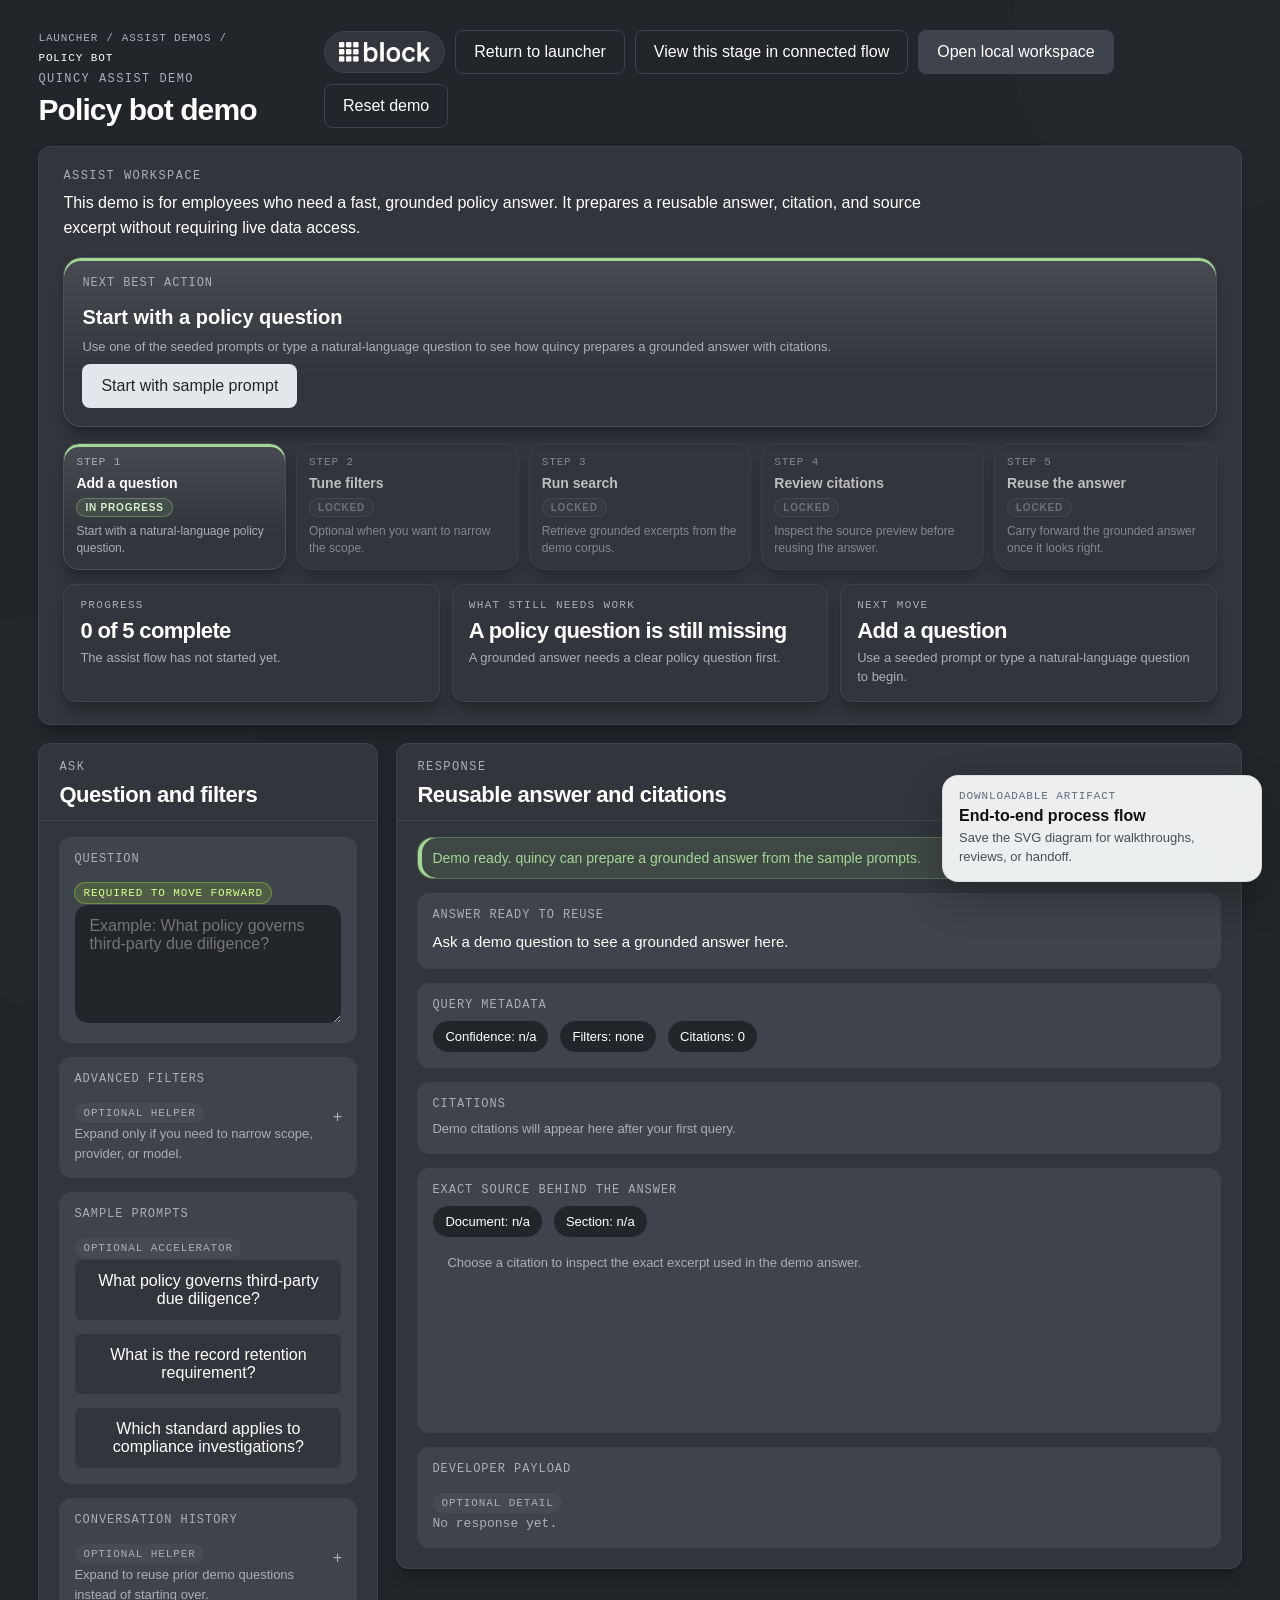
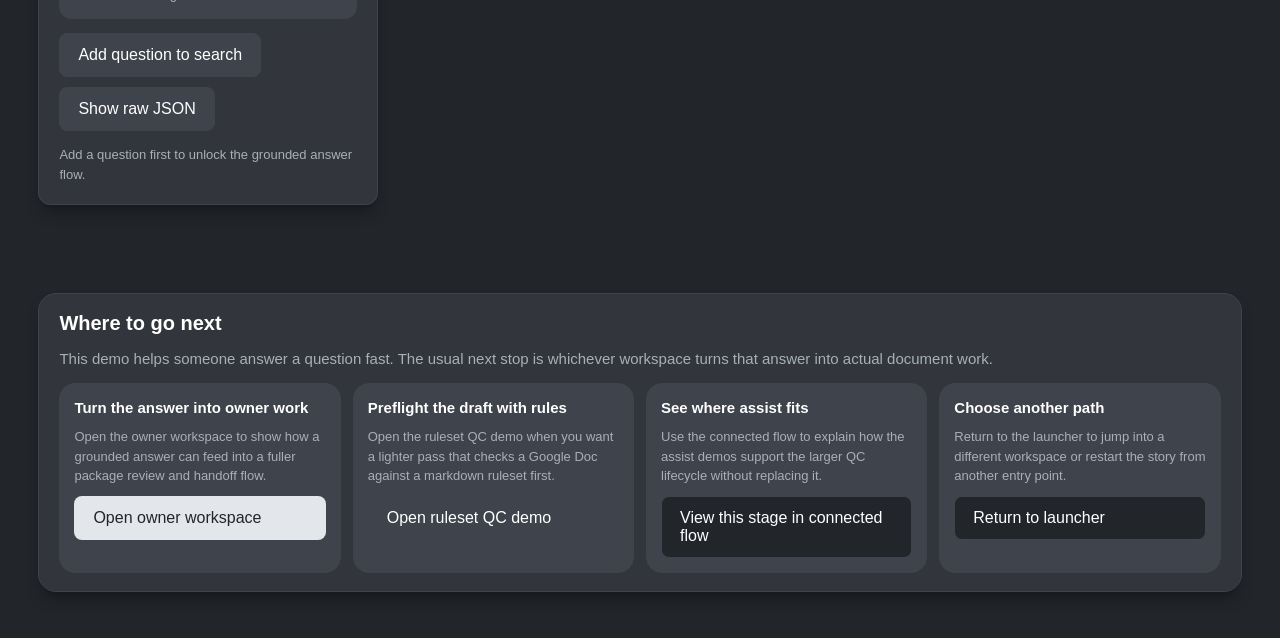
<file: mockups/policy_bot_demo_mockup.html>
<!DOCTYPE html>
<html lang="en">
<head>
  <meta charset="UTF-8" />
  <meta name="viewport" content="width=device-width, initial-scale=1.0" />
  <title>quincy policy bot demo</title>
  <link rel="stylesheet" href="../assets/styles/block-theme-static.css" />
  <style>
    :root {
      --bg: #22252a;
      --panel: #32353b;
      --panel-2: #3f434b;
      --line: #3f434b;
      --ink: #ffffff;
      --muted: #a7b0b9;
      --accent: #e3e6ea;
      --accent-soft: #3f434b;
      --ok: #a3d795;
      --ok-soft: rgba(163, 215, 149, 0.12);
      --danger: #ff6b6b;
      --shadow: 0 10px 15px -3px rgba(0, 0, 0, 0.3), 0 4px 6px -4px rgba(0, 0, 0, 0.2);
    }

    * { box-sizing: border-box; }
    body {
      margin: 0;
      font-family: var(--font-sans);
      color: var(--ink);
      background: var(--bg);
      -webkit-font-smoothing: antialiased;
      text-rendering: optimizeLegibility;
    }

    .bg-shape {
      position: fixed;
      z-index: -1;
      border-radius: 999px;
      opacity: 0.4;
      filter: blur(0.5px);
    }

    .bg-shape-a {
      width: 400px;
      height: 400px;
      background: #2a2d33;
      left: -130px;
      bottom: -110px;
    }

    .bg-shape-b {
      width: 360px;
      height: 360px;
      background: #282b30;
      right: -90px;
      top: -140px;
    }

    button, input, textarea, select { font: inherit; }

    .page {
      width: min(1440px, 94vw);
      margin: 0 auto;
      padding: 30px 0 40px;
    }

    .topbar {
      display: flex;
      justify-content: space-between;
      align-items: center;
      gap: 16px;
      margin-bottom: 18px;
    }

    .eyebrow {
      text-transform: uppercase;
      letter-spacing: 0.12em;
      font-size: 12px;
      color: var(--muted);
      margin: 0 0 8px;
      font-family: var(--font-mono);
    }

    h1 {
      margin: 0;
      font-size: 30px;
      line-height: 1.04;
      letter-spacing: -0.03em;
      font-weight: 700;
    }

    .brand-pill {
      display: inline-flex;
      align-items: center;
      justify-content: center;
      padding: 10px 14px;
      border: 1px solid var(--line);
      border-radius: 999px;
      background: #32353b;
    }

    .brand-pill img {
      display: block;
      height: 20px;
      width: auto;
      filter: invert(1);
    }

    .ghost-btn, .primary-btn, .secondary-btn, .chip-btn {
      border-radius: 8px;
      border: 1px solid var(--line);
      background: var(--bg);
      color: var(--ink);
      padding: 12px 18px;
      cursor: pointer;
      transition: 0.18s ease;
      text-decoration: none;
    }

    .primary-btn {
      background: var(--accent);
      color: var(--bg);
      border-color: transparent;
    }

    .secondary-btn {
      background: var(--accent-soft);
    }

    .hero, .panel, .card, .citation, .history-item, .chip-btn {
      background: var(--panel);
      color: var(--ink);
      border-color: var(--line);
      box-shadow: none;
    }

    .hero, .panel {
      border: 1px solid var(--line);
      border-radius: 12px;
      box-shadow: var(--shadow);
    }

    .hero {
      padding: 22px 24px;
      margin-bottom: 18px;
    }

    .hero-copy {
      max-width: 860px;
      line-height: 1.55;
      font-size: 16px;
    }

    .flow-breadcrumb {
      display: flex;
      flex-wrap: wrap;
      align-items: center;
      gap: 8px;
      margin-bottom: 8px;
      font-family: var(--font-mono);
      font-size: 11px;
      letter-spacing: 0.08em;
      text-transform: uppercase;
      color: var(--muted);
    }

    .flow-breadcrumb a {
      color: inherit;
      text-decoration: none;
    }

    .flow-breadcrumb a:hover,
    .flow-breadcrumb a:focus-visible {
      color: var(--ink);
    }

    .flow-breadcrumb .current {
      color: var(--ink);
    }

    .step-grid {
      display: grid;
      grid-template-columns: repeat(5, minmax(0, 1fr));
      gap: 10px;
      margin-top: 16px;
    }

    .step-card {
      background: var(--panel);
      border: 1px solid var(--line);
      border-radius: 16px;
      padding: 12px;
      display: grid;
      gap: 6px;
      box-shadow: var(--shadow);
      cursor: pointer;
      transition: transform 0.18s ease, border-color 0.18s ease, box-shadow 0.18s ease, background 0.18s ease;
    }

    .step-card:hover {
      transform: translateY(-2px);
      border-color: #5a606a;
      box-shadow: 0 0 0 1px rgba(227, 230, 234, 0.08), var(--shadow);
    }

    .step-card:focus-visible {
      outline: none;
      transform: translateY(-2px);
      border-color: #a3d795;
      box-shadow: 0 0 0 3px rgba(163, 215, 149, 0.22), var(--shadow);
    }

    .step-card.active {
      background: linear-gradient(180deg, rgba(227, 230, 234, 0.12) 0%, #32353b 72%);
      box-shadow: inset 0 3px 0 #a3d795, var(--shadow);
      border-color: #4b5058;
    }

    .step-card.done {
      background: #32353b;
      box-shadow: inset 4px 0 0 #a3d795;
    }

    .step-card.ready {
      background: linear-gradient(180deg, rgba(163, 215, 149, 0.12) 0%, #32353b 72%);
      box-shadow: inset 4px 0 0 #a3d795, var(--shadow);
      border-color: rgba(163, 215, 149, 0.34);
    }

    .step-card.locked {
      opacity: 0.68;
    }

    .step-index {
      font-family: var(--font-mono);
      font-size: 11px;
      letter-spacing: 0.08em;
      text-transform: uppercase;
      color: var(--muted);
    }

    .step-name {
      font-size: 14px;
      font-weight: 600;
      line-height: 1.3;
    }

    .step-status {
      width: fit-content;
      padding: 3px 8px;
      border-radius: 999px;
      border: 1px solid rgba(227, 230, 234, 0.18);
      background: rgba(227, 230, 234, 0.08);
      color: var(--muted);
      font-size: 10px;
      font-weight: 700;
      letter-spacing: 0.08em;
      text-transform: uppercase;
    }

    .step-status.active {
      border-color: rgba(163, 215, 149, 0.35);
      background: rgba(163, 215, 149, 0.12);
      color: #d8f0ca;
    }

    .step-status.ready {
      border-color: rgba(163, 215, 149, 0.38);
      background: rgba(163, 215, 149, 0.18);
      color: #d8f0ca;
    }

    .step-status.done {
      border-color: rgba(163, 215, 149, 0.3);
      background: rgba(163, 215, 149, 0.1);
      color: #d8f0ca;
    }

    .step-status.locked {
      border-color: rgba(227, 230, 234, 0.12);
      background: rgba(227, 230, 234, 0.04);
      color: #8a9098;
    }

    .step-state {
      font-size: 12px;
      color: var(--muted);
      line-height: 1.4;
    }

    .progress-strip {
      display: grid;
      grid-template-columns: repeat(auto-fit, minmax(180px, 1fr));
      gap: 12px;
      margin-top: 14px;
    }

    .progress-card {
      background: var(--panel);
      border: 1px solid var(--line);
      border-radius: 12px;
      padding: 14px 16px;
      box-shadow: var(--shadow);
    }

    .progress-label {
      text-transform: uppercase;
      letter-spacing: 0.12em;
      font-size: 11px;
      color: var(--muted);
      font-family: var(--font-mono);
      margin-bottom: 8px;
    }

    .progress-value {
      font-size: 22px;
      line-height: 1.05;
      letter-spacing: -0.03em;
      font-weight: 700;
      margin: 0 0 6px;
    }

    .progress-copy {
      font-size: 13px;
      line-height: 1.5;
      color: var(--muted);
      margin: 0;
    }

    .action-tag {
      display: inline-flex;
      align-items: center;
      padding: 4px 8px;
      border-radius: 999px;
      font-size: 11px;
      letter-spacing: 0.08em;
      text-transform: uppercase;
      font-family: var(--font-mono);
      margin-top: 8px;
      border: 1px solid var(--line);
    }

    .required-tag {
      background: rgba(184, 255, 44, 0.14);
      border-color: rgba(184, 255, 44, 0.3);
      color: #d7ff8f;
    }

    .optional-tag {
      background: rgba(255, 255, 255, 0.04);
      color: var(--muted);
    }

    .layout {
      display: grid;
      grid-template-columns: 340px minmax(0, 1fr);
      gap: 18px;
      align-items: start;
    }

    .panel {
      overflow: hidden;
    }

    .panel-header {
      padding: 16px 20px 12px;
      border-bottom: 1px solid var(--line);
    }

    .panel-title {
      margin: 0;
      font-size: 22px;
      line-height: 1.2;
      letter-spacing: -0.02em;
    }

    .panel-body {
      padding: 16px 20px 20px;
      display: grid;
      gap: 14px;
    }

    .card {
      border: 1px solid var(--line);
      border-radius: 12px;
      padding: 14px;
      background: var(--accent-soft);
    }

    .disclosure {
      overflow: hidden;
    }

    .disclosure summary {
      list-style: none;
      cursor: pointer;
      display: flex;
      align-items: center;
      justify-content: space-between;
      gap: 12px;
    }

    .disclosure summary::-webkit-details-marker {
      display: none;
    }

    .disclosure summary::after {
      content: "+";
      font-family: var(--font-mono);
      color: var(--muted);
      flex-shrink: 0;
    }

    .disclosure[open] summary::after {
      content: "−";
    }

    .disclosure-body {
      margin-top: 14px;
    }

    .card-label {
      font-size: 12px;
      text-transform: uppercase;
      letter-spacing: 0.08em;
      color: var(--muted);
      margin-bottom: 8px;
      font-family: var(--font-mono);
    }

    .field, .textarea {
      width: 100%;
      border-radius: 14px;
      border: 1px solid var(--line);
      background: var(--bg);
      color: var(--ink);
      padding: 12px 14px;
    }

    .textarea {
      min-height: 120px;
      resize: vertical;
    }

    .filter-grid, .history-list, .citation-list {
      display: grid;
      gap: 12px;
    }

    .row, .meta-strip, .link-row {
      display: flex;
      gap: 10px;
      flex-wrap: wrap;
      align-items: center;
    }

    .toggle {
      display: flex;
      align-items: center;
      gap: 10px;
      font-size: 14px;
    }

    .history-item {
      display: grid;
      gap: 6px;
      padding: 10px 12px;
      border: 1px solid var(--line);
      border-radius: 8px;
      cursor: pointer;
      background: var(--accent-soft);
    }

    .history-item.active,
    .citation.active {
      border-color: #4b5058;
      box-shadow: inset 0 0 0 1px rgba(163, 215, 149, 0.16);
    }

    .status-banner {
      display: block;
      padding: 12px 14px;
      border-radius: 16px;
      font-size: 14px;
      background: rgba(163, 215, 149, 0.12);
      color: var(--ok);
      border: 1px solid rgba(163, 215, 149, 0.28);
      box-shadow: inset 4px 0 0 #a3d795;
    }

    .answer {
      font-size: 15px;
      line-height: 1.6;
      white-space: pre-wrap;
    }

    .chip {
      border-radius: 999px;
      border: 1px solid var(--line);
      padding: 8px 12px;
      background: var(--bg);
      font-size: 13px;
    }

    .chip.ok {
      background: rgba(163, 215, 149, 0.12);
      border-color: rgba(163, 215, 149, 0.35);
      color: var(--ok);
    }

    .citation {
      border: 1px solid var(--line);
      border-radius: 16px;
      padding: 14px;
      background: var(--bg);
    }

    .citation-title {
      font-size: 16px;
      font-weight: 600;
      margin-bottom: 8px;
    }

    .citation-meta {
      display: grid;
      gap: 4px;
      font-size: 13px;
      color: var(--muted);
      margin-bottom: 10px;
    }

    .citation-excerpt, .preview-excerpt {
      font-size: 14px;
      line-height: 1.55;
      white-space: pre-wrap;
    }

    .preview-shell {
      border: 1px solid var(--line);
      border-radius: 12px;
      background: var(--accent-soft);
      padding: 14px;
      min-height: 180px;
    }

    .preview-title {
      font-size: 15px;
      font-weight: 600;
      margin-bottom: 8px;
    }

    .muted {
      color: var(--muted);
      font-size: 13px;
      line-height: 1.5;
    }

    .next-step-card {
      margin-top: 16px;
      display: grid;
      gap: 8px;
      padding: 18px;
      border-radius: 18px;
      border: 1px solid #4b5058;
      background: linear-gradient(180deg, rgba(227, 230, 234, 0.12) 0%, #32353b 72%);
      box-shadow: inset 0 3px 0 #a3d795, var(--shadow);
    }

    .next-step-title {
      margin: 0;
      font-size: 20px;
      line-height: 1.15;
    }

    .page-exit {
      margin-top: 18px;
      padding: 18px 20px;
      border: 1px solid var(--line);
      border-radius: 18px;
      background: var(--panel);
      box-shadow: var(--shadow);
      display: grid;
      gap: 12px;
    }

    .page-exit-title {
      margin: 0;
      font-size: 20px;
      line-height: 1.15;
    }

    .page-exit-copy {
      color: var(--muted);
      font-size: 15px;
      line-height: 1.55;
    }

    .page-exit-actions {
      display: grid;
      grid-template-columns: repeat(auto-fit, minmax(220px, 1fr));
      gap: 12px;
    }

    .exit-card {
      display: grid;
      gap: 10px;
      align-content: start;
      padding: 14px;
      border: 1px solid var(--line);
      border-radius: 16px;
      background: var(--accent-soft);
    }

    .exit-card-title {
      margin: 0;
      font-size: 15px;
      line-height: 1.3;
      font-weight: 700;
    }

    .exit-card-copy {
      color: var(--muted);
      font-size: 13px;
      line-height: 1.5;
    }

    @media (max-width: 1120px) {
      .layout {
        grid-template-columns: 1fr;
      }

      .step-grid {
        grid-template-columns: repeat(2, minmax(0, 1fr));
      }
    }

    @media (max-width: 760px) {
      .step-grid {
        grid-template-columns: 1fr;
      }
    }
  </style>
</head>
<body>
  <div class="bg-shape bg-shape-a"></div>
  <div class="bg-shape bg-shape-b"></div>
  <div class="page">
    <div class="topbar">
      <div>
        <nav class="flow-breadcrumb" aria-label="Process position">
          <a href="../index.html">Launcher</a>
          <span aria-hidden="true">/</span>
          <span>Assist demos</span>
          <span aria-hidden="true">/</span>
          <span class="current">Policy bot</span>
        </nav>
        <p class="eyebrow">quincy assist demo</p>
        <h1>Policy bot demo</h1>
      </div>
      <div class="row">
        <div class="brand-pill" aria-label="Block logo">
          <img src="../assets/images/block-lockup-black-no-padding.png" alt="Block" />
        </div>
        <a class="ghost-btn" href="../index.html">Return to launcher</a>
        <a class="ghost-btn" href="./end_to_end_process_flow.html#policy-bot-stage">View this stage in connected flow</a>
        <a class="secondary-btn" href="../ui/policy_bot_chat.html">Open local workspace</a>
        <button class="ghost-btn" id="clearBtn" type="button">Reset demo</button>
      </div>
    </div>

    <section class="hero">
      <p class="eyebrow">Assist workspace</p>
      <div class="hero-copy">
        This demo is for employees who need a fast, grounded policy answer. It prepares a reusable answer, citation, and source excerpt without requiring live data access.
      </div>
      <div class="next-step-card">
        <div class="card-label">Next best action</div>
        <h2 class="next-step-title" id="botNextActionTitle">Start with a policy question</h2>
        <div class="muted" id="botNextActionCopy">Use one of the seeded prompts or type a natural-language question to see how quincy prepares a grounded answer with citations.</div>
        <div class="row">
          <button class="primary-btn" id="botNextActionBtn" type="button">Load sample prompt</button>
        </div>
      </div>
      <section class="step-grid" aria-label="policy bot demo steps">
        <div class="step-card active" id="stepQuestionCard">
          <div class="step-index">Step 1</div>
          <div class="step-name">Add a question</div>
          <div class="step-status active" data-step-status>In progress</div>
          <div class="step-state" id="stepQuestionState">Start with a natural-language policy question.</div>
        </div>
        <div class="step-card locked" id="stepFilterCard">
          <div class="step-index">Step 2</div>
          <div class="step-name">Tune filters</div>
          <div class="step-status locked" data-step-status>Locked</div>
          <div class="step-state" id="stepFilterState">Optional when you want to narrow the scope.</div>
        </div>
        <div class="step-card locked" id="stepSearchCard">
          <div class="step-index">Step 3</div>
          <div class="step-name">Run search</div>
          <div class="step-status locked" data-step-status>Locked</div>
          <div class="step-state" id="stepSearchState">Retrieve grounded excerpts from the demo corpus.</div>
        </div>
        <div class="step-card locked" id="stepCitationsCard">
          <div class="step-index">Step 4</div>
          <div class="step-name">Review citations</div>
          <div class="step-status locked" data-step-status>Locked</div>
          <div class="step-state" id="stepCitationsState">Inspect the source preview before reusing the answer.</div>
        </div>
        <div class="step-card locked" id="stepReuseCard">
          <div class="step-index">Step 5</div>
          <div class="step-name">Reuse the answer</div>
          <div class="step-status locked" data-step-status>Locked</div>
          <div class="step-state" id="stepReuseState">Carry forward the grounded answer once it looks right.</div>
        </div>
      </section>
      <section class="progress-strip" aria-label="policy bot progress summary">
        <div class="progress-card">
          <div class="progress-label">Progress</div>
          <div class="progress-value" id="progressComplete">0 of 5 complete</div>
          <p class="progress-copy" id="progressCompleteCopy">Start with a natural-language question.</p>
        </div>
        <div class="progress-card">
          <div class="progress-label">What still needs work</div>
          <div class="progress-value" id="progressBlocker">A policy question is still missing</div>
          <p class="progress-copy" id="progressBlockerCopy">The demo cannot retrieve grounded excerpts until a policy question is ready.</p>
        </div>
        <div class="progress-card">
          <div class="progress-label">Next move</div>
          <div class="progress-value" id="progressNext">Add a question</div>
          <p class="progress-copy" id="progressNextCopy">Use a seeded sample prompt or type a new question to begin the flow.</p>
        </div>
      </section>
    </section>

    <div class="layout">
      <aside class="panel">
        <div class="panel-header">
          <p class="eyebrow">Ask</p>
          <h2 class="panel-title">Question and filters</h2>
        </div>
        <div class="panel-body">
          <div class="card">
            <div class="card-label">Question</div>
            <div class="action-tag required-tag">Required to move forward</div>
            <textarea id="questionInput" class="textarea" placeholder="Example: What policy governs third-party due diligence?"></textarea>
          </div>

          <details class="card disclosure">
            <summary>
              <div>
                <div class="card-label">Advanced filters</div>
                <div class="action-tag optional-tag">Optional helper</div>
                <div class="muted">Expand only if you need to narrow scope, provider, or model.</div>
              </div>
            </summary>
            <div class="filter-grid disclosure-body">
              <div>
                <div class="card-label">Document type</div>
                <select id="documentType" class="field">
                  <option value="">All active documents</option>
                  <option value="Policy">Policy</option>
                  <option value="Standard">Standard</option>
                </select>
              </div>
              <div>
                <div class="card-label">Domain</div>
                <input id="domainInput" class="field" type="text" placeholder="Optional domain filter" />
              </div>
              <div>
                <div class="card-label">Top matches</div>
                <select id="topK" class="field">
                  <option value="3">3</option>
                  <option value="5" selected>5</option>
                  <option value="8">8</option>
                </select>
              </div>
              <label class="toggle">
                <input id="useLlm" type="checkbox" checked />
                <span>Use LLM synthesis on retrieved excerpts</span>
              </label>
              <div>
                <div class="card-label">Provider</div>
                <select id="providerInput" class="field">
                  <option value="auto">Auto-detect</option>
                  <option value="anthropic" selected>Anthropic</option>
                  <option value="openai">OpenAI</option>
                </select>
              </div>
              <div>
                <div class="card-label">Model</div>
                <input id="modelInput" class="field" type="text" value="claude-3-5-sonnet-latest" />
              </div>
            </div>
          </details>

          <div class="card">
            <div class="card-label">Sample prompts</div>
            <div class="action-tag optional-tag">Optional accelerator</div>
            <div class="filter-grid">
              <button class="chip-btn" data-question="What policy governs third-party due diligence?">What policy governs third-party due diligence?</button>
              <button class="chip-btn" data-question="What is the record retention requirement?">What is the record retention requirement?</button>
              <button class="chip-btn" data-question="Which standard applies to compliance investigations?">Which standard applies to compliance investigations?</button>
            </div>
          </div>

          <details class="card disclosure">
            <summary>
              <div>
                <div class="card-label">Conversation history</div>
                <div class="action-tag optional-tag">Optional helper</div>
                <div class="muted">Expand to reuse prior demo questions instead of starting over.</div>
              </div>
            </summary>
            <div id="historyList" class="history-list disclosure-body">
              <div class="muted">Demo questions will appear here as you test the flow.</div>
            </div>
          </details>

          <div class="row">
            <button id="askBtn" class="secondary-btn" type="button">Get grounded answer</button>
            <button id="jsonBtn" class="secondary-btn" type="button">Show raw JSON</button>
          </div>
          <div class="muted" id="askHint">Add a question first to unlock the grounded answer flow.</div>
        </div>
      </aside>

      <main class="panel">
        <div class="panel-header">
          <p class="eyebrow">Response</p>
          <h2 class="panel-title">Reusable answer and citations</h2>
        </div>
        <div class="panel-body">
          <div id="statusBanner" class="status-banner">Demo ready. quincy can prepare a grounded answer from the sample prompts.</div>

          <div class="card">
            <div class="card-label">Answer ready to reuse</div>
            <div id="answerText" class="answer">Ask a demo question to see a grounded answer here.</div>
          </div>

          <div class="card">
            <div class="card-label">Query metadata</div>
            <div class="meta-strip">
              <span id="confidenceChip" class="chip">Confidence: n/a</span>
              <span id="filtersChip" class="chip">Filters: none</span>
              <span id="citationsChip" class="chip">Citations: 0</span>
            </div>
          </div>

          <div class="card">
            <div class="card-label">Citations</div>
            <div id="citationList" class="citation-list">
              <div class="muted">Demo citations will appear here after your first query.</div>
            </div>
          </div>

          <div class="card">
            <div class="card-label">Exact source behind the answer</div>
            <div class="meta-strip">
              <span id="previewTitleChip" class="chip">Document: n/a</span>
              <span id="previewSectionChip" class="chip">Section: n/a</span>
            </div>
            <div id="sourcePreview" class="preview-shell">
              <div class="muted">Choose a citation to inspect the exact excerpt used in the demo answer.</div>
            </div>
          </div>

          <div class="card">
            <div class="card-label">Developer payload</div>
            <div class="action-tag optional-tag">Optional detail</div>
            <pre id="jsonOutput" class="muted" style="white-space: pre-wrap; margin: 0;">No response yet.</pre>
          </div>
        </div>
      </main>
    </div>
  </div>

  <script>
    const DEMO_RESPONSES = {
      "what policy governs third-party due diligence?": {
        answer: "The strongest match is the active Policy \"Third-Party Compliance Oversight Policy.\" Based on the retrieved excerpts, the policy assigns core due diligence expectations for third-party onboarding and oversight, while the linked Vendor Due Diligence Standard provides more detailed execution requirements. [1][2]",
        confidence: "high",
        citations: [
          {
            document_title: "Third-Party Compliance Oversight Policy",
            document_type_label: "Policy",
            publication_date: "2026-02-18",
            logicgate_record_id: "POL-001245",
            pdf_url: "https://drive.google.com/file/d/1czKlHFQxs6iCdT1bDxgNdnbuqGNK4xLh/view",
            page_number: 4,
            section_heading: "Third-party oversight requirements",
            chunk_text: "The policy requires business teams to complete due diligence before onboarding third parties, maintain periodic oversight based on risk, and escalate material control concerns through the compliance governance process."
          },
          {
            document_title: "Vendor Due Diligence Standard",
            document_type_label: "Standard",
            publication_date: "2026-02-18",
            logicgate_record_id: "STD-000774",
            pdf_url: "https://drive.google.com/file/d/1Co7opy_mta9hoz_oIxnrybiieH67MAJa/view",
            page_number: 6,
            section_heading: "Minimum diligence steps",
            chunk_text: "The standard defines the minimum diligence artifacts, risk tiering expectations, and evidence retention requirements that support the third-party policy."
          }
        ]
      },
      "what is the record retention requirement?": {
        answer: "The retrieved excerpts show that retention expectations are defined in both the governing Policy and supporting Standard. The policy requires retained evidence sufficient to demonstrate compliance, and the standard specifies the operational retention window applied to supporting records. [1][2]",
        confidence: "medium",
        citations: [
          {
            document_title: "Records Management Policy",
            document_type_label: "Policy",
            publication_date: "2026-02-18",
            logicgate_record_id: "POL-000553",
            pdf_url: "https://drive.google.com/file/d/1uXbMrhZC-r347TH2oK3ekPSfZJp3L07n/view",
            page_number: 3,
            section_heading: "Retention principle",
            chunk_text: "Records must be retained for the period required by applicable law, regulation, and internal standard, and must remain available for audit, investigation, and regulatory review."
          },
          {
            document_title: "Records Retention Standard",
            document_type_label: "Standard",
            publication_date: "2026-02-18",
            logicgate_record_id: "STD-000551",
            pdf_url: "https://drive.google.com/file/d/1RUtJ1UC-EEtdSFiR1rhVSGcklEzRLORf/view",
            page_number: 5,
            section_heading: "Retention schedule",
            chunk_text: "Supporting compliance evidence must be maintained according to the approved retention schedule, including minimum retention windows, archive location, and destruction controls."
          }
        ]
      },
      "which standard applies to compliance investigations?": {
        answer: "The most relevant active Standard is the \"Compliance Investigations Standard.\" The retrieved text indicates it governs intake, triage, documentation, and escalation handling for investigation matters, while the associated Policy sets the broader governance expectations. [1][2]",
        confidence: "high",
        citations: [
          {
            document_title: "Compliance Investigations Standard",
            document_type_label: "Standard",
            publication_date: "2026-02-18",
            logicgate_record_id: "STD-001144",
            pdf_url: "https://drive.google.com/file/d/1XFwdbO8OlP188tVPznnrPkRLE61QgwX8/view",
            page_number: 2,
            section_heading: "Scope and intake",
            chunk_text: "This standard applies to compliance investigations involving potential violations of policy, standard, or regulatory obligations and defines intake, triage, case handling, and documentation expectations."
          },
          {
            document_title: "Compliance Governance Policy",
            document_type_label: "Policy",
            publication_date: "2026-02-18",
            logicgate_record_id: "POL-000311",
            pdf_url: "https://drive.google.com/file/d/1QgpDdLZeQcS_tPJUw_xvqhosiyI2PHwJ/view",
            page_number: 7,
            section_heading: "Escalation and oversight",
            chunk_text: "The policy requires investigation matters to be managed under approved standards and escalated through the appropriate governance path when severity thresholds are met."
          }
        ]
      }
    };

    const DEFAULT_RESPONSE = {
      answer: "This static demo only supports the seeded sample prompts. Try one of the sample questions to see how quincy would present a grounded answer with citations and source preview.",
      confidence: "low",
      citations: []
    };

    const els = {
      questionInput: document.getElementById("questionInput"),
      documentType: document.getElementById("documentType"),
      domainInput: document.getElementById("domainInput"),
      topK: document.getElementById("topK"),
      useLlm: document.getElementById("useLlm"),
      providerInput: document.getElementById("providerInput"),
      modelInput: document.getElementById("modelInput"),
      askBtn: document.getElementById("askBtn"),
      askHint: document.getElementById("askHint"),
      jsonBtn: document.getElementById("jsonBtn"),
      clearBtn: document.getElementById("clearBtn"),
      answerText: document.getElementById("answerText"),
      confidenceChip: document.getElementById("confidenceChip"),
      filtersChip: document.getElementById("filtersChip"),
      citationsChip: document.getElementById("citationsChip"),
      citationList: document.getElementById("citationList"),
      statusBanner: document.getElementById("statusBanner"),
      jsonOutput: document.getElementById("jsonOutput"),
      historyList: document.getElementById("historyList"),
      sourcePreview: document.getElementById("sourcePreview"),
      previewTitleChip: document.getElementById("previewTitleChip"),
      previewSectionChip: document.getElementById("previewSectionChip"),
      botNextActionTitle: document.getElementById("botNextActionTitle"),
      botNextActionCopy: document.getElementById("botNextActionCopy"),
      botNextActionBtn: document.getElementById("botNextActionBtn"),
      stepQuestionCard: document.getElementById("stepQuestionCard"),
      stepQuestionState: document.getElementById("stepQuestionState"),
      stepFilterCard: document.getElementById("stepFilterCard"),
      stepFilterState: document.getElementById("stepFilterState"),
      stepSearchCard: document.getElementById("stepSearchCard"),
      stepSearchState: document.getElementById("stepSearchState"),
      stepCitationsCard: document.getElementById("stepCitationsCard"),
      stepCitationsState: document.getElementById("stepCitationsState"),
      stepReuseCard: document.getElementById("stepReuseCard"),
      stepReuseState: document.getElementById("stepReuseState"),
      progressComplete: document.getElementById("progressComplete"),
      progressCompleteCopy: document.getElementById("progressCompleteCopy"),
      progressBlocker: document.getElementById("progressBlocker"),
      progressBlockerCopy: document.getElementById("progressBlockerCopy"),
      progressNext: document.getElementById("progressNext"),
      progressNextCopy: document.getElementById("progressNextCopy")
    };

    const state = {
      history: [],
      activeHistoryId: null,
      lastPayload: null
    };

    function buildRequest() {
      return {
        question: els.questionInput.value.trim(),
        document_type: els.documentType.value || null,
        domain: els.domainInput.value.trim() || null,
        top_k: Number(els.topK.value),
        use_llm: els.useLlm.checked,
        provider: els.providerInput.value || "auto",
        model: els.modelInput.value.trim() || "claude-3-5-sonnet-latest"
      };
    }

    function setStep(card, stateEl, mode, copy) {
      card.className = `step-card ${mode}`;
      const badge = card.querySelector("[data-step-status]");
      if (badge) {
        const label = mode === "done"
          ? "Done"
          : mode === "locked"
            ? "Locked"
            : mode === "ready"
              ? "Ready"
              : "In progress";
        badge.textContent = label;
        badge.className = `step-status ${mode}`;
      }
      stateEl.textContent = copy;
    }

    function setProgressSummary(complete, completeCopy, blocker, blockerCopy, next, nextCopy) {
      els.progressComplete.textContent = complete;
      els.progressCompleteCopy.textContent = completeCopy;
      els.progressBlocker.textContent = blocker;
      els.progressBlockerCopy.textContent = blockerCopy;
      els.progressNext.textContent = next;
      els.progressNextCopy.textContent = nextCopy;
    }

    function getDemoResponse(question) {
      const key = question.trim().toLowerCase();
      return DEMO_RESPONSES[key] || DEFAULT_RESPONSE;
    }

    function askQuestion(showJsonOnly = false) {
      const request = buildRequest();
      if (!request.question) {
        setStatus("Add a question first.", false);
        return;
      }

      const response = getDemoResponse(request.question);
      const payload = {
        question: request.question,
        answer: response.answer,
        confidence: response.confidence,
        citations: response.citations,
        applied_filters: {
          document_type: request.document_type,
          domain: request.domain,
          top_k: request.top_k,
          use_llm: request.use_llm,
          provider: request.provider,
          model: request.model,
          demo_mode: true
        }
      };

      state.lastPayload = payload;
      saveHistoryEntry(request, payload);
      renderPayload(payload, showJsonOnly);
      setStatus("Demo answer ready.", true);
      updateBotNextAction();
    }

    function renderPayload(payload, showJsonOnly = false) {
      els.answerText.textContent = showJsonOnly ? "Raw JSON shown below." : (payload.answer || "No answer returned.");
      els.confidenceChip.textContent = `Confidence: ${payload.confidence || "n/a"}`;
      const filters = payload.applied_filters || {};
      const filterParts = [];
      if (filters.document_type) filterParts.push(filters.document_type);
      if (filters.domain) filterParts.push(filters.domain);
      if (filters.use_llm) filterParts.push(`LLM: ${filters.provider || "auto"} · ${filters.model}`);
      if (filters.demo_mode) filterParts.push("Demo mode");
      els.filtersChip.textContent = `Filters: ${filterParts.length ? filterParts.join(" · ") : "none"}`;
      els.citationsChip.textContent = `Citations: ${(payload.citations || []).length}`;
      els.jsonOutput.textContent = JSON.stringify(payload, null, 2);
      renderCitations(payload.citations || []);
      renderHistory();
      updateBotNextAction();
    }

    function renderCitations(citations) {
      if (!citations.length) {
        els.citationList.innerHTML = '<div class="muted">No demo citations are available for that prompt.</div>';
        renderSourcePreview(null, null);
        return;
      }

      els.citationList.innerHTML = citations.map((citation, index) => `
        <article class="citation ${index === 0 ? "active" : ""}" data-citation-index="${index}">
          <div class="citation-title">${index + 1}. ${escapeHtml(citation.document_title)}</div>
          <div class="citation-meta">
            <div>Type: ${escapeHtml(citation.document_type_label)}</div>
            <div>Section: ${escapeHtml(citation.section_heading || "Unavailable")}</div>
            <div>Page: ${citation.page_number ?? "n/a"}</div>
            <div>Publication date: ${escapeHtml(citation.publication_date || "Unknown")}</div>
            <div>LogicGate record: ${escapeHtml(citation.logicgate_record_id || "Unknown")}</div>
          </div>
          <div class="citation-excerpt">${escapeHtml(summarize(citation.chunk_text || ""))}</div>
          <div class="link-row">
            <button class="chip-btn" data-preview-index="${index}" type="button">Preview source</button>
            <a class="chip-btn" href="${citation.pdf_url}" target="_blank" rel="noreferrer">Open PDF</a>
          </div>
        </article>
      `).join("");

      renderSourcePreview(citations[0], 0);
    }

    function renderSourcePreview(citation, index) {
      if (!citation) {
        els.previewTitleChip.textContent = "Document: n/a";
        els.previewSectionChip.textContent = "Section: n/a";
        els.sourcePreview.innerHTML = '<div class="muted">Choose a citation to inspect the exact excerpt used in the demo answer.</div>';
        return;
      }

      els.previewTitleChip.textContent = `Document: ${citation.document_title}`;
      els.previewSectionChip.textContent = `Section: ${citation.section_heading || "Unavailable"}`;
      els.sourcePreview.innerHTML = `
        <div class="preview-title">${escapeHtml(citation.document_title)}</div>
        <div class="muted">Page ${citation.page_number ?? "n/a"} · ${escapeHtml(citation.document_type_label)} · ${escapeHtml(citation.publication_date || "Unknown date")}</div>
        <div class="preview-excerpt">${escapeHtml(citation.chunk_text || "")}</div>
      `;

      document.querySelectorAll("[data-citation-index]").forEach((card) => {
        card.classList.toggle("active", Number(card.dataset.citationIndex) === index);
      });
    }

    function saveHistoryEntry(request, response) {
      const entry = {
        id: crypto.randomUUID ? crypto.randomUUID() : `${Date.now()}-${Math.random()}`,
        question: request.question,
        request,
        response,
        createdAt: new Date().toLocaleTimeString([], { hour: "2-digit", minute: "2-digit" })
      };
      state.history.unshift(entry);
      state.history = state.history.slice(0, 8);
      state.activeHistoryId = entry.id;
    }

    function renderHistory() {
      if (!state.history.length) {
        els.historyList.innerHTML = '<div class="muted">Demo questions will appear here as you test the flow.</div>';
        return;
      }

      els.historyList.innerHTML = state.history.map((entry) => `
        <button class="history-item ${entry.id === state.activeHistoryId ? "active" : ""}" data-history-id="${entry.id}" type="button">
          <div>${escapeHtml(entry.question)}</div>
          <div class="muted">${entry.createdAt} · ${escapeHtml(entry.response.confidence || "n/a")} confidence · demo</div>
        </button>
      `).join("");
    }

    function updateBotNextAction() {
      const question = els.questionInput.value.trim();
      const citations = state.lastPayload ? (state.lastPayload.citations || []) : [];
      const hasFilters = Boolean(
        els.documentType.value
        || els.domainInput.value.trim()
        || els.topK.value !== "5"
        || !els.useLlm.checked
        || els.providerInput.value !== "anthropic"
        || els.modelInput.value.trim() !== "claude-3-5-sonnet-latest"
      );

      els.askBtn.disabled = !question;
      els.askBtn.textContent = !question
        ? "Add question to search"
        : state.lastPayload
          ? "Run grounded search again"
          : "Run grounded search";
      els.askHint.textContent = !question
        ? "Add a question first to unlock the grounded answer flow."
        : "The question is ready. Run the search when you want quincy to prepare the answer and citations.";

      if (!question) {
        els.botNextActionTitle.textContent = "Start with a policy question";
        els.botNextActionCopy.textContent = "Use one of the seeded prompts or type a natural-language question to see how quincy prepares a grounded answer with citations.";
        els.botNextActionBtn.textContent = "Start with sample prompt";
        els.botNextActionBtn.dataset.mode = "sample";
        setStep(els.stepQuestionCard, els.stepQuestionState, "active", "Start with a natural-language policy question.");
        setStep(els.stepFilterCard, els.stepFilterState, "locked", "Optional when you want to narrow the scope.");
        setStep(els.stepSearchCard, els.stepSearchState, "locked", "Retrieve grounded excerpts from the demo corpus.");
        setStep(els.stepCitationsCard, els.stepCitationsState, "locked", "Inspect the source preview before reusing the answer.");
        setStep(els.stepReuseCard, els.stepReuseState, "locked", "Carry forward the grounded answer once it looks right.");
        setProgressSummary("0 of 5 complete", "The assist flow has not started yet.", "A policy question is still missing", "A grounded answer needs a clear policy question first.", "Add a question", "Use a seeded prompt or type a natural-language question to begin.");
      } else if (!state.lastPayload) {
        els.botNextActionTitle.textContent = "Run the search";
        els.botNextActionCopy.textContent = "The question is ready. Let quincy retrieve grounded excerpts and prepare a cited answer.";
        els.botNextActionBtn.textContent = "Run grounded search";
        els.botNextActionBtn.dataset.mode = "ask";
        setStep(els.stepQuestionCard, els.stepQuestionState, "done", "A policy question is ready to run.");
        setStep(els.stepFilterCard, els.stepFilterState, hasFilters ? "done" : "active", hasFilters ? "Filters are tuned for this search." : "Optional: narrow by type, domain, or model before searching.");
        setStep(els.stepSearchCard, els.stepSearchState, "active", "Run the search to retrieve grounded excerpts.");
        setStep(els.stepCitationsCard, els.stepCitationsState, "locked", "Inspect the source preview before reusing the answer.");
        setStep(els.stepReuseCard, els.stepReuseState, "locked", "Carry forward the grounded answer once it looks right.");
        setProgressSummary(hasFilters ? "2 of 5 complete" : "1 of 5 complete", hasFilters ? "The question and optional filters are ready to run." : "The question is ready to run.", "The grounded search still needs to run", "The answer and citations will appear after the search step.", "Run search", "Retrieve grounded excerpts so quincy can prepare the answer and citation set.");
      } else if (citations.length) {
        els.botNextActionTitle.textContent = "Review the cited source";
        els.botNextActionCopy.textContent = "The answer is ready. Jump to the citations and inspect the source preview before reusing the answer.";
        els.botNextActionBtn.textContent = "Review citations";
        els.botNextActionBtn.dataset.mode = "citations";
        setStep(els.stepQuestionCard, els.stepQuestionState, "done", "A policy question is ready to run.");
        setStep(els.stepFilterCard, els.stepFilterState, "done", hasFilters ? "Filters helped narrow this answer." : "Default filters were enough for this answer.");
        setStep(els.stepSearchCard, els.stepSearchState, "done", "Grounded excerpts were retrieved from the demo corpus.");
        setStep(els.stepCitationsCard, els.stepCitationsState, "done", `Reviewed ${citations.length} cited ${citations.length === 1 ? "source" : "sources"} for this answer.`);
        setStep(els.stepReuseCard, els.stepReuseState, "ready", "The grounded answer is ready to reuse in downstream work.");
        setProgressSummary("4 of 5 complete", "The grounded answer and citations are ready.", "Nothing else is blocking reuse", "The answer is already grounded in cited sources.", "Reuse the answer", "Carry the cited answer forward into downstream work once it looks right.");
      } else {
        els.botNextActionTitle.textContent = "Try a seeded sample prompt";
        els.botNextActionCopy.textContent = "This prompt did not return demo citations. Use one of the seeded prompts to walk through the full grounded answer flow.";
        els.botNextActionBtn.textContent = "Load sample prompt";
        els.botNextActionBtn.dataset.mode = "sample";
        setStep(els.stepQuestionCard, els.stepQuestionState, "done", "A policy question is ready to run.");
        setStep(els.stepFilterCard, els.stepFilterState, "done", hasFilters ? "Filters helped narrow this answer." : "Default filters were enough for this answer.");
        setStep(els.stepSearchCard, els.stepSearchState, "done", "The demo search completed.");
        setStep(els.stepCitationsCard, els.stepCitationsState, "active", "No citations were returned for this prompt, so try a stronger sample.");
        setStep(els.stepReuseCard, els.stepReuseState, "locked", "Use a cited answer before carrying it forward.");
        setProgressSummary("3 of 5 complete", "The demo search ran but did not return citations.", "Citations missing", "This prompt does not produce a reusable grounded answer in the demo.", "Try a stronger sample", "Use one of the seeded prompts to see the full cited-answer flow.");
      }
    }

    function bindStepCards() {
      const stepTargets = new Map([
        [els.stepQuestionCard, els.questionInput],
        [els.stepFilterCard, document.getElementById("documentType")],
        [els.stepSearchCard, els.askBtn],
        [els.stepCitationsCard, document.getElementById("citationList")],
        [els.stepReuseCard, document.getElementById("answerText")]
      ]);

      stepTargets.forEach((target, card) => {
        if (!card || !target) return;
        card.tabIndex = 0;
        card.addEventListener("click", () => {
          target.scrollIntoView({ behavior: "smooth", block: "center" });
        });
        card.addEventListener("keydown", (event) => {
          if (event.key === "Enter" || event.key === " ") {
            event.preventDefault();
            target.scrollIntoView({ behavior: "smooth", block: "center" });
          }
        });
      });
    }

    function setStatus(message, ok = true) {
      els.statusBanner.textContent = message;
      els.statusBanner.style.background = ok ? "#ffffff" : "#ffe8e6";
      els.statusBanner.style.borderColor = ok ? "rgba(17, 17, 17, 0.12)" : "var(--color-border-danger)";
      els.statusBanner.style.boxShadow = ok ? "inset 4px 0 0 #b8ff2c" : "none";
      els.statusBanner.style.color = ok ? "#2f4d00" : "var(--danger)";
    }

    function summarize(text) {
      const normalized = text.replace(/\s+/g, " ").trim();
      if (normalized.length <= 220) return normalized;
      return `${normalized.slice(0, 219).trim()}…`;
    }

    function escapeHtml(text) {
      return String(text)
        .replaceAll("&", "&amp;")
        .replaceAll("<", "&lt;")
        .replaceAll(">", "&gt;")
        .replaceAll('"', "&quot;")
        .replaceAll("'", "&#039;");
    }

    document.querySelectorAll("[data-question]").forEach((button) => {
      button.addEventListener("click", () => {
        els.questionInput.value = button.dataset.question;
        state.lastPayload = null;
        updateBotNextAction();
      });
    });

    els.questionInput.addEventListener("input", () => {
      state.lastPayload = null;
      updateBotNextAction();
    });

    els.botNextActionBtn.addEventListener("click", () => {
      const mode = els.botNextActionBtn.dataset.mode;
      if (mode === "sample") {
        els.questionInput.value = "What policy governs third-party due diligence?";
        state.lastPayload = null;
        updateBotNextAction();
        return;
      }
      if (mode === "ask") {
        askQuestion(false);
        return;
      }
      if (mode === "citations") {
        document.getElementById("citationList").scrollIntoView({ behavior: "smooth", block: "start" });
      }
    });

    els.askBtn.addEventListener("click", () => askQuestion(false));
    els.jsonBtn.addEventListener("click", () => askQuestion(true));
    els.clearBtn.addEventListener("click", () => {
      els.questionInput.value = "";
      els.documentType.value = "";
      els.domainInput.value = "";
      els.topK.value = "5";
      els.useLlm.checked = true;
      els.providerInput.value = "anthropic";
      els.modelInput.value = "claude-3-5-sonnet-latest";
      els.answerText.textContent = "Ask a demo question to see a grounded answer here.";
      els.confidenceChip.textContent = "Confidence: n/a";
      els.filtersChip.textContent = "Filters: none";
      els.citationsChip.textContent = "Citations: 0";
      els.citationList.innerHTML = '<div class="muted">Demo citations will appear here after your first query.</div>';
      els.jsonOutput.textContent = "No response yet.";
      renderSourcePreview(null, null);
      state.activeHistoryId = null;
      state.lastPayload = null;
      setStatus("Demo ready. quincy can prepare a grounded answer from the sample prompts.", true);
      renderHistory();
      updateBotNextAction();
    });

    els.historyList.addEventListener("click", (event) => {
      const item = event.target.closest("[data-history-id]");
      if (!item) return;
      const entry = state.history.find((historyItem) => historyItem.id === item.dataset.historyId);
      if (!entry) return;

      state.activeHistoryId = entry.id;
      els.questionInput.value = entry.request.question;
      els.documentType.value = entry.request.document_type || "";
      els.domainInput.value = entry.request.domain || "";
      els.topK.value = String(entry.request.top_k || 5);
      els.useLlm.checked = Boolean(entry.request.use_llm);
      els.providerInput.value = entry.request.provider || "auto";
      els.modelInput.value = entry.request.model || "claude-3-5-sonnet-latest";
      renderPayload(entry.response, false);
      setStatus(`Loaded demo history item from ${entry.createdAt}.`, true);
    });

    els.citationList.addEventListener("click", (event) => {
      const button = event.target.closest("[data-preview-index]");
      if (!button || !state.lastPayload) return;
      const index = Number(button.dataset.previewIndex);
      renderSourcePreview((state.lastPayload.citations || [])[index], index);
    });

    bindStepCards();
    updateBotNextAction();
  </script>
  <div class="page">
    <section class="page-exit">
      <h3 class="page-exit-title">Where to go next</h3>
      <div class="page-exit-copy">This demo helps someone answer a question fast. The usual next stop is whichever workspace turns that answer into actual document work.</div>
      <div class="page-exit-actions">
        <div class="exit-card">
          <h4 class="exit-card-title">Turn the answer into owner work</h4>
          <div class="exit-card-copy">Open the owner workspace to show how a grounded answer can feed into a fuller package review and handoff flow.</div>
          <a class="primary-btn" href="./document_owner_annual_refresh_mockup.html">Open owner workspace</a>
        </div>
        <div class="exit-card">
          <h4 class="exit-card-title">Preflight the draft with rules</h4>
          <div class="exit-card-copy">Open the ruleset QC demo when you want a lighter pass that checks a Google Doc against a markdown ruleset first.</div>
          <a class="secondary-btn" href="./ruleset_qc_demo_mockup.html">Open ruleset QC demo</a>
        </div>
        <div class="exit-card">
          <h4 class="exit-card-title">See where assist fits</h4>
          <div class="exit-card-copy">Use the connected flow to explain how the assist demos support the larger QC lifecycle without replacing it.</div>
          <a class="ghost-btn" href="./end_to_end_process_flow.html#policy-bot-stage">View this stage in connected flow</a>
        </div>
        <div class="exit-card">
          <h4 class="exit-card-title">Choose another path</h4>
          <div class="exit-card-copy">Return to the launcher to jump into a different workspace or restart the story from another entry point.</div>
          <a class="ghost-btn" href="../index.html">Return to launcher</a>
        </div>
      </div>
    </section>
  </div>
  <a class="process-flow-fab" href="../assets/downloads/quincy_end_to_end_process_flow.svg" download="quincy-end-to-end-process-flow.svg" aria-label="Download end-to-end process flow diagram">
    <span class="process-flow-fab-kicker">Downloadable artifact</span>
    <strong class="process-flow-fab-title">End-to-end process flow</strong>
    <span class="process-flow-fab-copy">Save the SVG diagram for walkthroughs, reviews, or handoff.</span>
  </a>
</body>
</html>
</file>
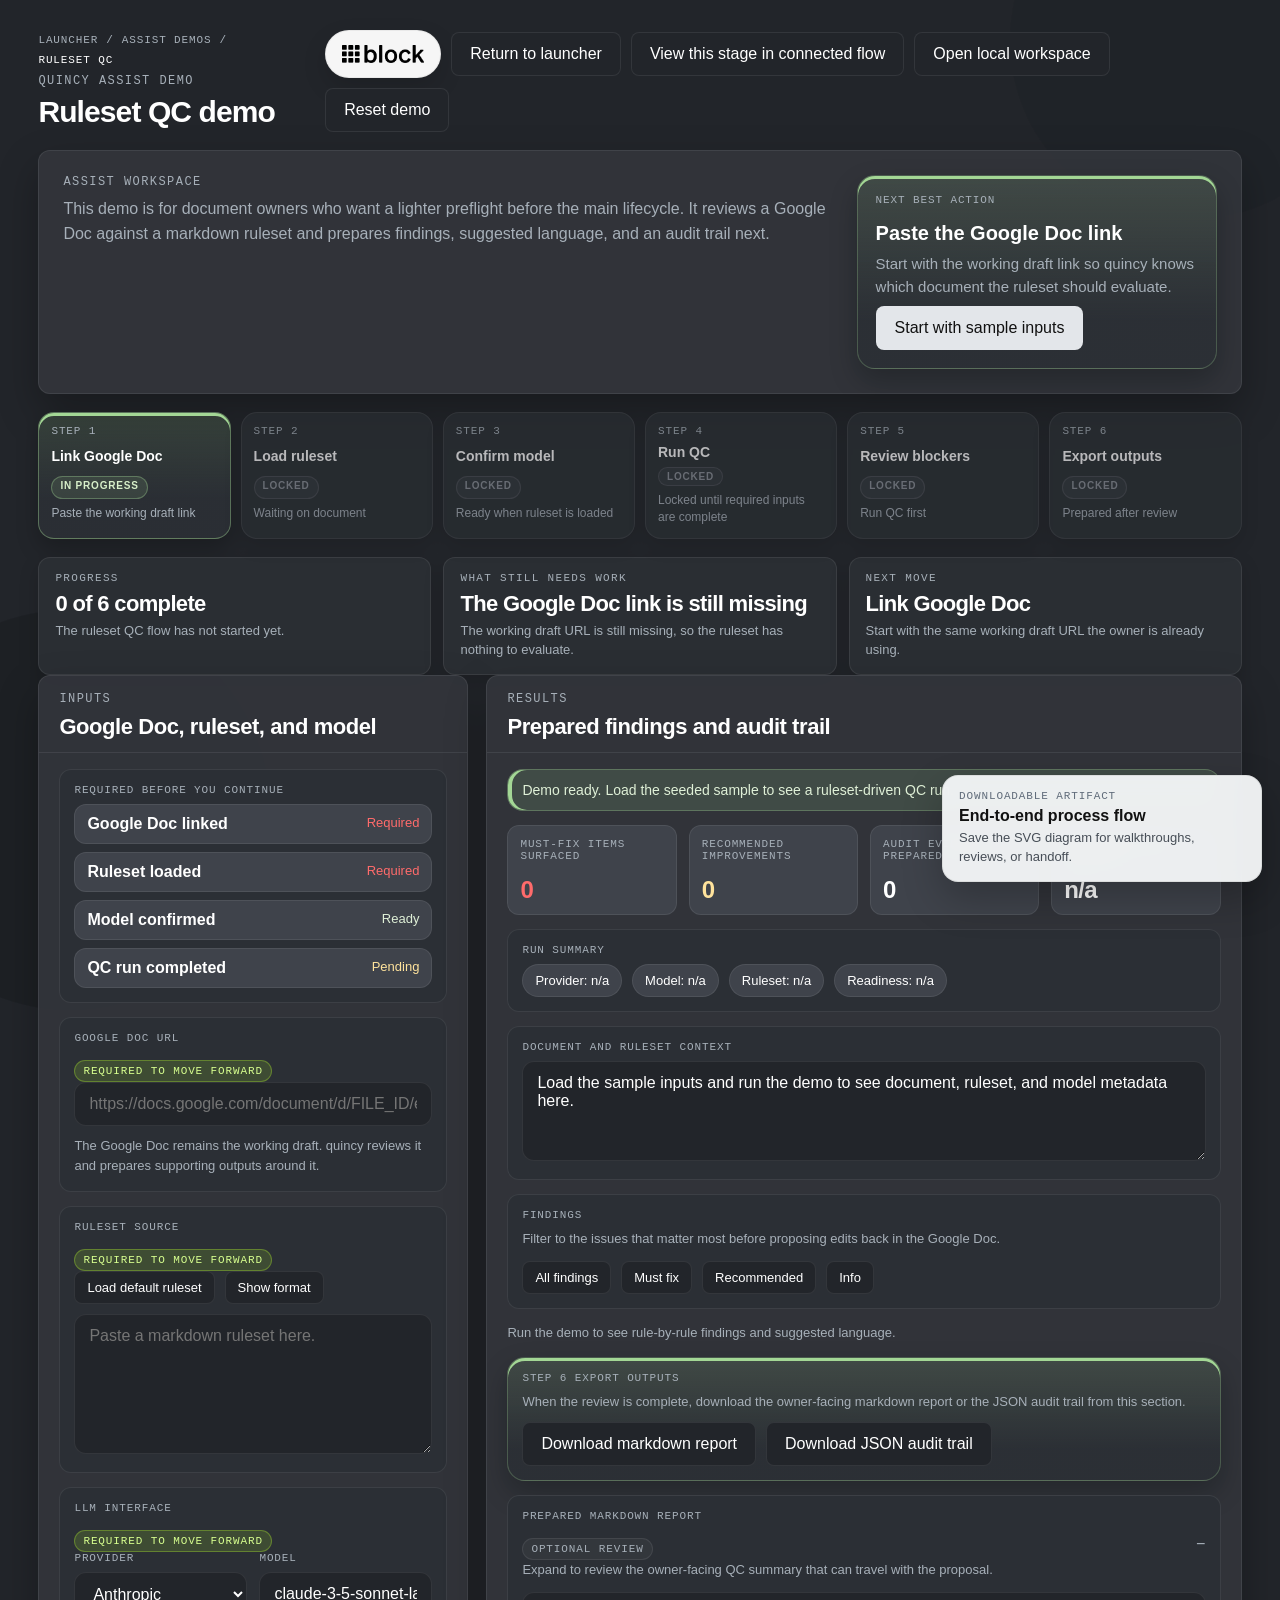
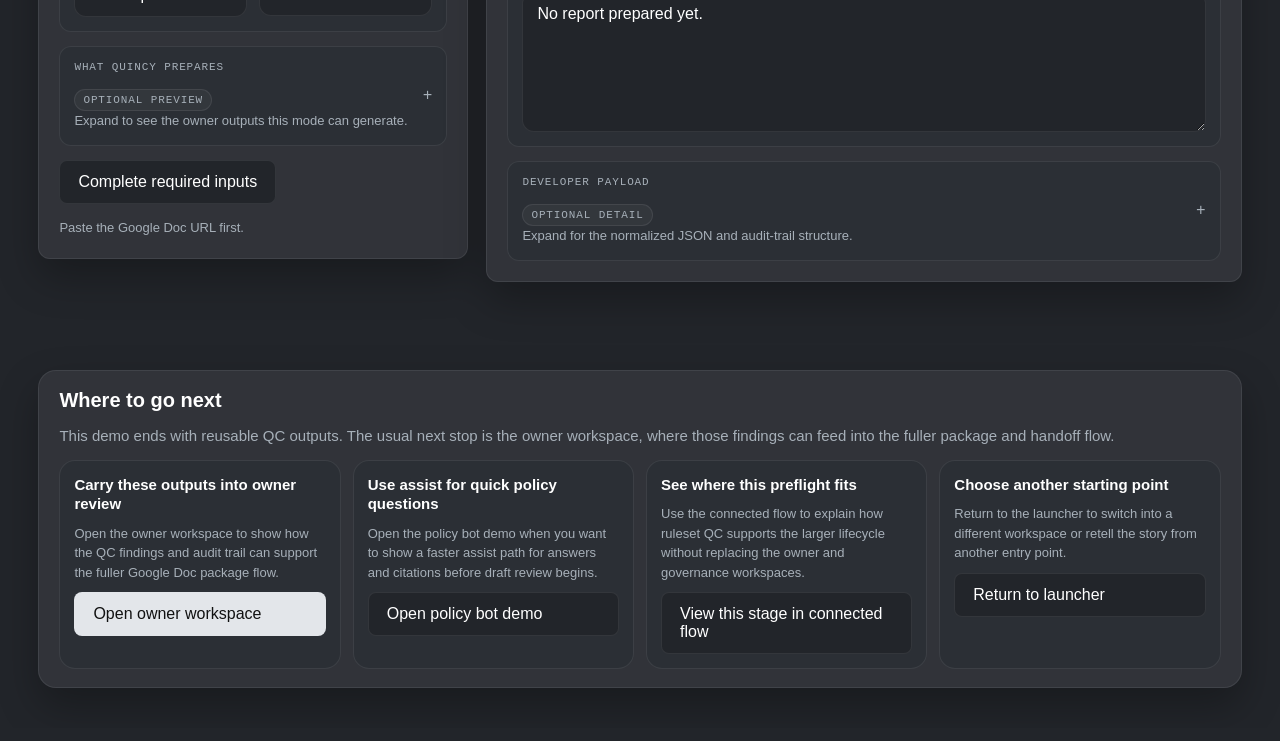
<file: mockups/ruleset_qc_demo_mockup.html>
<!DOCTYPE html>
<html lang="en">
<head>
  <meta charset="UTF-8" />
  <meta name="viewport" content="width=device-width, initial-scale=1.0" />
  <title>quincy ruleset QC demo</title>
  <link rel="stylesheet" href="../assets/styles/block-theme-static.css" />
  <style>
    :root {
      --bg: #22252a;
      --panel: rgba(50, 53, 59, 0.94);
      --panel-2: #3f434b;
      --line: rgba(255, 255, 255, 0.08);
      --ink: #ffffff;
      --muted: #a7b0b9;
      --accent: #e3e6ea;
      --accent-soft: #2b2f35;
      --ok: #a3d795;
      --ok-soft: rgba(163, 215, 149, 0.12);
      --warn-soft: rgba(255, 227, 156, 0.12);
      --danger: #ff6b6b;
      --danger-soft: rgba(255, 107, 107, 0.14);
      --shadow: 0 18px 40px rgba(0, 0, 0, 0.28);
    }

    * { box-sizing: border-box; }

    body {
      margin: 0;
      font-family: var(--font-sans);
      color: var(--ink);
      background: var(--bg);
      -webkit-font-smoothing: antialiased;
      text-rendering: optimizeLegibility;
    }

    .bg-shape {
      position: fixed;
      z-index: -1;
      border-radius: 999px;
      opacity: 0.48;
      filter: blur(0.5px);
    }

    .bg-shape-a {
      width: 400px;
      height: 400px;
      background: #1a1d21;
      left: -130px;
      bottom: -110px;
    }

    .bg-shape-b {
      width: 360px;
      height: 360px;
      background: #1f2328;
      right: -90px;
      top: -140px;
    }

    button, input, select, textarea { font: inherit; }

    .page {
      width: min(1500px, 94vw);
      margin: 0 auto;
      padding: 30px 0 40px;
    }

    .topbar {
      display: flex;
      justify-content: space-between;
      align-items: center;
      gap: 16px;
      margin-bottom: 18px;
    }

    .eyebrow {
      text-transform: uppercase;
      letter-spacing: 0.12em;
      font-size: 12px;
      color: var(--muted);
      margin: 0 0 8px;
      font-family: var(--font-mono);
    }

    h1 {
      margin: 0;
      font-size: 30px;
      line-height: 1.04;
      letter-spacing: -0.03em;
      font-weight: 700;
    }

    .hero, .panel, .card, .finding, .chip, .ghost-btn, .secondary-btn {
      background: var(--panel);
      color: var(--ink);
      border-color: var(--line);
      box-shadow: none;
    }

    .hero, .panel {
      border: 1px solid var(--line);
      border-radius: 12px;
      box-shadow: var(--shadow);
    }

    .hero {
      padding: 24px;
      margin-bottom: 18px;
    }

    .hero-copy {
      max-width: 920px;
      font-size: 16px;
      line-height: 1.55;
      color: var(--muted);
    }

    .flow-breadcrumb {
      display: flex;
      flex-wrap: wrap;
      align-items: center;
      gap: 8px;
      margin-bottom: 8px;
      font-family: var(--font-mono);
      font-size: 11px;
      letter-spacing: 0.08em;
      text-transform: uppercase;
      color: var(--muted);
    }

    .flow-breadcrumb a {
      color: inherit;
      text-decoration: none;
    }

    .flow-breadcrumb a:hover,
    .flow-breadcrumb a:focus-visible {
      color: var(--ink);
    }

    .flow-breadcrumb .current {
      color: var(--ink);
    }

    .brand-pill {
      display: inline-flex;
      align-items: center;
      justify-content: center;
      min-height: 48px;
      padding: 10px 16px;
      border-radius: 999px;
      background: rgba(255, 255, 255, 0.96);
      border: 1px solid rgba(17, 17, 17, 0.06);
      box-shadow: 0 10px 24px rgba(0, 0, 0, 0.14);
    }

    .brand-pill img {
      display: block;
      height: 18px;
      width: auto;
    }

    .hero-grid {
      display: grid;
      grid-template-columns: 1.1fr 360px;
      gap: 18px;
      align-items: start;
    }

    .step-grid {
      display: grid;
      grid-template-columns: repeat(6, minmax(0, 1fr));
      gap: 10px;
      margin: 0 0 18px;
    }

    .step-card {
      background: rgba(43, 47, 53, 0.96);
      border: 1px solid var(--line);
      border-radius: 16px;
      padding: 12px;
      display: grid;
      gap: 6px;
      box-shadow: 0 8px 20px rgba(0, 0, 0, 0.16);
      cursor: pointer;
      transition: transform 0.18s ease, border-color 0.18s ease, box-shadow 0.18s ease, background 0.18s ease;
    }

    .step-card:hover {
      transform: translateY(-2px);
      border-color: rgba(227, 230, 234, 0.24);
      box-shadow: 0 0 0 1px rgba(227, 230, 234, 0.08), 0 8px 20px rgba(0, 0, 0, 0.16);
    }

    .step-card:focus-visible {
      outline: none;
      transform: translateY(-2px);
      border-color: #a3d795;
      box-shadow: 0 0 0 3px rgba(163, 215, 149, 0.22), 0 8px 20px rgba(0, 0, 0, 0.16);
    }

    .step-card.active {
      background: linear-gradient(180deg, rgba(163, 215, 149, 0.16) 0%, rgba(43, 47, 53, 0.96) 68%);
      box-shadow: inset 0 3px 0 #a3d795, 0 10px 22px rgba(0, 0, 0, 0.22);
      border-color: rgba(163, 215, 149, 0.4);
    }

    .step-card.done {
      background: rgba(43, 47, 53, 0.96);
      box-shadow: inset 4px 0 0 #a3d795;
    }

    .step-card.ready {
      background: linear-gradient(180deg, rgba(163, 215, 149, 0.12) 0%, rgba(43, 47, 53, 0.96) 72%);
      box-shadow: inset 4px 0 0 #a3d795, 0 10px 22px rgba(0, 0, 0, 0.22);
      border-color: rgba(163, 215, 149, 0.34);
    }

    .step-card.locked {
      opacity: 0.68;
    }

    .step-index {
      font-family: var(--font-mono);
      font-size: 11px;
      letter-spacing: 0.08em;
      text-transform: uppercase;
      color: var(--muted);
    }

    .step-name {
      font-size: 14px;
      font-weight: 600;
      line-height: 1.3;
    }

    .step-status {
      width: fit-content;
      padding: 3px 8px;
      border-radius: 999px;
      border: 1px solid rgba(227, 230, 234, 0.18);
      background: rgba(227, 230, 234, 0.08);
      color: var(--muted);
      font-size: 10px;
      font-weight: 700;
      letter-spacing: 0.08em;
      text-transform: uppercase;
    }

    .step-status.active {
      border-color: rgba(163, 215, 149, 0.35);
      background: rgba(163, 215, 149, 0.12);
      color: #d8f0ca;
    }

    .step-status.ready {
      border-color: rgba(163, 215, 149, 0.38);
      background: rgba(163, 215, 149, 0.18);
      color: #d8f0ca;
    }

    .step-status.done {
      border-color: rgba(163, 215, 149, 0.3);
      background: rgba(163, 215, 149, 0.1);
      color: #d8f0ca;
    }

    .step-status.locked {
      border-color: rgba(227, 230, 234, 0.12);
      background: rgba(227, 230, 234, 0.04);
      color: #8a9098;
    }

    .step-state {
      font-size: 12px;
      color: var(--muted);
      line-height: 1.4;
    }

    .progress-strip {
      display: grid;
      grid-template-columns: repeat(auto-fit, minmax(180px, 1fr));
      gap: 12px;
      margin-top: 14px;
    }

    .progress-card {
      background: rgba(43, 47, 53, 0.96);
      border: 1px solid var(--line);
      border-radius: 12px;
      padding: 14px 16px;
      box-shadow: 0 8px 20px rgba(0, 0, 0, 0.16);
    }

    .progress-label {
      text-transform: uppercase;
      letter-spacing: 0.12em;
      font-size: 11px;
      color: var(--muted);
      font-family: var(--font-mono);
      margin-bottom: 8px;
    }

    .progress-value {
      font-size: 22px;
      line-height: 1.05;
      letter-spacing: -0.03em;
      font-weight: 700;
      margin: 0 0 6px;
    }

    .progress-copy {
      font-size: 13px;
      line-height: 1.5;
      color: var(--muted);
      margin: 0;
    }

    .action-tag {
      display: inline-flex;
      align-items: center;
      padding: 4px 8px;
      border-radius: 999px;
      font-size: 11px;
      letter-spacing: 0.08em;
      text-transform: uppercase;
      font-family: var(--font-mono);
      margin-top: 8px;
      border: 1px solid var(--line);
    }

    .required-tag {
      background: rgba(184, 255, 44, 0.14);
      border-color: rgba(184, 255, 44, 0.3);
      color: #d7ff8f;
    }

    .optional-tag {
      background: rgba(255, 255, 255, 0.04);
      color: var(--muted);
    }

    .layout {
      display: grid;
      grid-template-columns: 430px minmax(0, 1fr);
      gap: 18px;
      align-items: start;
    }

    .panel {
      overflow: hidden;
    }

    .panel-header {
      padding: 16px 20px 12px;
      border-bottom: 1px solid var(--line);
    }

    .panel-title {
      margin: 0;
      font-size: 22px;
      line-height: 1.2;
      letter-spacing: -0.02em;
    }

    .panel-body {
      padding: 16px 20px 20px;
      display: grid;
      gap: 14px;
    }

    .card {
      border: 1px solid var(--line);
      border-radius: 12px;
      padding: 14px;
      background: var(--accent-soft);
    }

    .card-label {
      font-size: 11px;
      text-transform: uppercase;
      letter-spacing: 0.08em;
      color: var(--muted);
      margin-bottom: 8px;
      font-family: var(--font-mono);
    }

    .subtle {
      color: var(--muted);
      font-size: 13px;
      line-height: 1.55;
    }

    .field, .textarea {
      width: 100%;
      border-radius: 12px;
      border: 1px solid var(--line);
      background: var(--bg);
      color: var(--ink);
      padding: 12px 14px;
    }

    .textarea {
      min-height: 140px;
      resize: vertical;
    }

    .textarea.small {
      min-height: 100px;
    }

    .row, .meta-strip, .action-row {
      display: flex;
      gap: 10px;
      flex-wrap: wrap;
      align-items: center;
    }

    .grid {
      display: grid;
      gap: 12px;
    }

    .two-up {
      display: grid;
      grid-template-columns: repeat(2, minmax(0, 1fr));
      gap: 12px;
    }

    .primary-btn, .ghost-btn, .secondary-btn, .small-btn, .chip-btn {
      border-radius: 8px;
      border: 1px solid var(--line);
      background: var(--bg);
      color: var(--ink);
      padding: 12px 18px;
      cursor: pointer;
      transition: 0.18s ease;
      text-decoration: none;
    }

    .primary-btn {
      background: var(--accent);
      color: #111111;
      border-color: transparent;
    }

    .small-btn, .chip-btn {
      padding: 8px 12px;
      font-size: 13px;
    }

    .primary-btn:hover,
    .ghost-btn:hover,
    .secondary-btn:hover,
    .small-btn:hover,
    .chip-btn:hover {
      transform: translateY(-1px);
      box-shadow: 0 10px 22px rgba(17, 17, 17, 0.08);
    }

    .chip {
      border-radius: 999px;
      border: 1px solid var(--line);
      padding: 8px 12px;
      background: var(--panel-2);
      font-size: 13px;
    }

    .chip.ok {
      color: #dff0d7;
      border-color: rgba(163, 215, 149, 0.35);
      background: rgba(163, 215, 149, 0.12);
    }

    .chip.warn {
      background: var(--warn-soft);
      border-color: rgba(255, 227, 156, 0.3);
      color: #ffe39c;
    }

    .chip.danger {
      background: var(--danger-soft);
      border-color: rgba(255, 107, 107, 0.32);
      color: var(--danger);
    }

    .status-banner {
      display: block;
      padding: 12px 14px;
      border-radius: 16px;
      font-size: 14px;
      background: rgba(163, 215, 149, 0.14);
      color: #dff0d7;
      border: 1px solid rgba(163, 215, 149, 0.3);
      box-shadow: inset 4px 0 0 #a3d795;
    }

    .next-step-card {
      display: grid;
      gap: 8px;
      padding: 18px;
      border-radius: 18px;
      border: 1px solid rgba(163, 215, 149, 0.26);
      background: linear-gradient(180deg, rgba(163, 215, 149, 0.14) 0%, rgba(43, 47, 53, 0.96) 76%);
      box-shadow: inset 0 3px 0 #a3d795, 0 12px 28px rgba(0, 0, 0, 0.24);
    }

    .next-step-title {
      margin: 0;
      font-size: 20px;
      line-height: 1.15;
    }

    .next-step-copy {
      color: var(--muted);
      font-size: 15px;
      line-height: 1.5;
    }

    .export-card {
      border-radius: 18px;
      border: 1px solid rgba(163, 215, 149, 0.26);
      background: linear-gradient(180deg, rgba(163, 215, 149, 0.14) 0%, rgba(43, 47, 53, 0.96) 76%);
      box-shadow: inset 0 3px 0 #a3d795, 0 12px 28px rgba(0, 0, 0, 0.24);
    }

    .completion-callout {
      display: grid;
      gap: 6px;
      padding: 14px 16px;
      border-radius: 16px;
      border: 1px solid rgba(163, 215, 149, 0.28);
      background: rgba(163, 215, 149, 0.12);
      box-shadow: inset 4px 0 0 #a3d795, 0 12px 28px rgba(0, 0, 0, 0.2);
    }

    .completion-callout[hidden] {
      display: none;
    }

    .completion-title {
      font-size: 16px;
      font-weight: 700;
      line-height: 1.25;
    }

    .completion-copy {
      color: var(--muted);
      font-size: 14px;
      line-height: 1.5;
    }

    .export-actions {
      display: flex;
      gap: 10px;
      flex-wrap: wrap;
      margin-top: 10px;
    }

    .summary-grid {
      display: grid;
      grid-template-columns: repeat(4, minmax(0, 1fr));
      gap: 12px;
    }

    .mini-stat {
      background: var(--panel-2);
      border: 1px solid var(--line);
      border-radius: 12px;
      padding: 12px;
      display: grid;
      gap: 8px;
    }

    .mini-stat-value {
      font-size: 24px;
      line-height: 1;
      font-weight: 700;
      letter-spacing: -0.03em;
    }

    .mini-stat-value.ok { color: #dff0d7; }
    .mini-stat-value.warn { color: #ffe39c; }
    .mini-stat-value.danger { color: var(--danger); }

    .checklist {
      display: grid;
      gap: 8px;
    }

    .check-item {
      display: flex;
      justify-content: space-between;
      align-items: flex-start;
      gap: 12px;
      padding: 10px 12px;
      border: 1px solid var(--line);
      border-radius: 12px;
      background: var(--panel-2);
    }

    .check-status {
      font-size: 13px;
      white-space: nowrap;
    }

    .check-status.ok { color: #dff0d7; }
    .check-status.warn { color: #ffe39c; }
    .check-status.danger { color: var(--danger); }

    .finding-list {
      display: grid;
      gap: 12px;
    }

    .finding {
      border: 1px solid var(--line);
      border-radius: 16px;
      padding: 14px;
      background: var(--panel-2);
    }

    .finding.must {
      background: linear-gradient(180deg, rgba(255, 107, 107, 0.16) 0%, rgba(63, 67, 75, 0.96) 48%);
      border-color: rgba(255, 107, 107, 0.3);
    }

    .finding.recommended {
      background: linear-gradient(180deg, rgba(255, 227, 156, 0.16) 0%, rgba(63, 67, 75, 0.96) 48%);
      border-color: rgba(255, 227, 156, 0.3);
    }

    .finding.info {
      background: linear-gradient(180deg, rgba(163, 215, 149, 0.16) 0%, rgba(63, 67, 75, 0.96) 48%);
      border-color: rgba(163, 215, 149, 0.35);
    }

    .finding-title {
      font-size: 16px;
      margin: 8px 0;
      font-weight: 600;
    }

    .finding-body {
      font-size: 14px;
      line-height: 1.55;
      margin-top: 8px;
      white-space: pre-wrap;
    }

    .finding-actions {
      margin-top: 12px;
      display: flex;
      gap: 10px;
      flex-wrap: wrap;
    }

    .disclosure {
      overflow: hidden;
    }

    .disclosure summary {
      list-style: none;
      cursor: pointer;
      display: flex;
      justify-content: space-between;
      align-items: center;
      gap: 12px;
    }

    .disclosure summary::-webkit-details-marker {
      display: none;
    }

    .disclosure summary::after {
      content: "+";
      font-family: var(--font-mono);
      color: var(--muted);
    }

    .disclosure[open] summary::after {
      content: "−";
    }

    .disclosure-body {
      margin-top: 12px;
      display: grid;
      gap: 12px;
    }

    pre.json-shell {
      margin: 0;
      white-space: pre-wrap;
      font-size: 13px;
      line-height: 1.55;
      color: #d6dbe0;
    }

    .muted {
      color: var(--muted);
      font-size: 13px;
      line-height: 1.5;
    }

    .page-exit {
      margin-top: 18px;
      padding: 18px 20px;
      border: 1px solid var(--line);
      border-radius: 18px;
      background: var(--panel);
      box-shadow: var(--shadow);
      display: grid;
      gap: 12px;
    }

    .page-exit-title {
      margin: 0;
      font-size: 20px;
      line-height: 1.15;
    }

    .page-exit-copy {
      color: var(--muted);
      font-size: 15px;
      line-height: 1.55;
    }

    .page-exit-actions {
      display: grid;
      grid-template-columns: repeat(auto-fit, minmax(220px, 1fr));
      gap: 12px;
    }

    .exit-card {
      display: grid;
      gap: 10px;
      align-content: start;
      padding: 14px;
      border: 1px solid var(--line);
      border-radius: 16px;
      background: var(--accent-soft);
    }

    .exit-card-title {
      margin: 0;
      font-size: 15px;
      line-height: 1.3;
      font-weight: 700;
    }

    .exit-card-copy {
      color: var(--muted);
      font-size: 13px;
      line-height: 1.5;
    }

    @media (max-width: 1220px) {
      .hero-grid,
      .layout {
        grid-template-columns: 1fr;
      }

      .step-grid {
        grid-template-columns: repeat(3, minmax(0, 1fr));
      }
    }

    @media (max-width: 960px) {
      .summary-grid,
      .two-up,
      .step-grid {
        grid-template-columns: 1fr;
      }
    }
  </style>
</head>
<body>
  <div class="bg-shape bg-shape-a"></div>
  <div class="bg-shape bg-shape-b"></div>
  <div class="page">
    <div class="topbar">
      <div>
        <nav class="flow-breadcrumb" aria-label="Process position">
          <a href="../index.html">Launcher</a>
          <span aria-hidden="true">/</span>
          <span>Assist demos</span>
          <span aria-hidden="true">/</span>
          <span class="current">Ruleset QC</span>
        </nav>
        <p class="eyebrow">quincy assist demo</p>
        <h1>Ruleset QC demo</h1>
      </div>
      <div class="row">
        <div class="brand-pill" aria-label="Block logo">
          <img src="../assets/images/block-lockup-black-no-padding.png" alt="Block" />
        </div>
        <a class="ghost-btn" href="../index.html">Return to launcher</a>
        <a class="ghost-btn" href="./end_to_end_process_flow.html#ruleset-qc-stage">View this stage in connected flow</a>
        <a class="secondary-btn" href="../ui/ruleset_qc.html">Open local workspace</a>
        <button class="ghost-btn" id="resetBtn" type="button">Reset demo</button>
      </div>
    </div>

    <section class="hero">
      <div class="hero-grid">
        <div>
          <p class="eyebrow">Assist workspace</p>
          <div class="hero-copy">
            This demo is for document owners who want a lighter preflight before the main lifecycle. It reviews a Google Doc against a markdown ruleset and prepares findings, suggested language, and an audit trail next.
          </div>
        </div>
        <div class="next-step-card">
          <div class="card-label">Next best action</div>
          <h2 class="next-step-title" id="nextActionTitle">Load the Google Doc and ruleset</h2>
          <div class="next-step-copy" id="nextActionCopy">Start with the seeded sample and let quincy prepare a ruleset-based QC pass with findings, suggested language, and audit evidence.</div>
          <div class="row">
            <button class="primary-btn" id="nextActionBtn" type="button">Load sample inputs</button>
          </div>
        </div>
      </div>
    </section>

    <section class="step-grid" aria-label="Ruleset QC steps">
      <div class="step-card active" id="stepDoc">
        <div class="step-index">Step 1</div>
        <div class="step-name">Link Google Doc</div>
        <div class="step-status active" data-step-status>In progress</div>
        <div class="step-state" id="stepDocState">Required first</div>
      </div>
      <div class="step-card locked" id="stepRuleset">
        <div class="step-index">Step 2</div>
        <div class="step-name">Load ruleset</div>
        <div class="step-status locked" data-step-status>Locked</div>
        <div class="step-state" id="stepRulesetState">Waiting on document</div>
      </div>
      <div class="step-card locked" id="stepModel">
        <div class="step-index">Step 3</div>
        <div class="step-name">Confirm model</div>
        <div class="step-status locked" data-step-status>Locked</div>
        <div class="step-state" id="stepModelState">Ready when ruleset is loaded</div>
      </div>
      <div class="step-card locked" id="stepRun">
        <div class="step-index">Step 4</div>
        <div class="step-name">Run QC</div>
        <div class="step-status locked" data-step-status>Locked</div>
        <div class="step-state" id="stepRunState">Locked until required inputs are complete</div>
      </div>
      <div class="step-card locked" id="stepReview">
        <div class="step-index">Step 5</div>
        <div class="step-name">Review blockers</div>
        <div class="step-status locked" data-step-status>Locked</div>
        <div class="step-state" id="stepReviewState">Run QC first</div>
      </div>
      <div class="step-card locked" id="stepExport">
        <div class="step-index">Step 6</div>
        <div class="step-name">Export outputs</div>
        <div class="step-status locked" data-step-status>Locked</div>
        <div class="step-state" id="stepExportState">Prepared after review</div>
      </div>
    </section>
    <section class="progress-strip" aria-label="ruleset QC progress summary">
      <div class="progress-card">
        <div class="progress-label">Progress</div>
        <div class="progress-value" id="progressComplete">0 of 6 complete</div>
        <p class="progress-copy" id="progressCompleteCopy">Start by linking the working Google Doc.</p>
      </div>
      <div class="progress-card">
        <div class="progress-label">What still needs work</div>
        <div class="progress-value" id="progressBlocker">The Google Doc link is still missing</div>
        <p class="progress-copy" id="progressBlockerCopy">The ruleset run is blocked until the working draft URL is available.</p>
      </div>
      <div class="progress-card">
        <div class="progress-label">Next move</div>
        <div class="progress-value" id="progressNext">Link Google Doc</div>
        <p class="progress-copy" id="progressNextCopy">Then load the ruleset and confirm the model before running QC.</p>
      </div>
    </section>

    <div class="layout">
      <aside class="panel">
        <div class="panel-header">
          <p class="eyebrow">Inputs</p>
          <h2 class="panel-title">Google Doc, ruleset, and model</h2>
        </div>
        <div class="panel-body">
          <div class="card">
            <div class="card-label">Required before you continue</div>
            <div class="checklist">
              <div class="check-item"><strong>Google Doc linked</strong><span class="check-status danger" id="docCheck">Required</span></div>
              <div class="check-item"><strong>Ruleset loaded</strong><span class="check-status danger" id="rulesetCheck">Required</span></div>
              <div class="check-item"><strong>Model confirmed</strong><span class="check-status ok" id="modelCheck">Ready</span></div>
              <div class="check-item"><strong>QC run completed</strong><span class="check-status warn" id="runCheck">Pending</span></div>
            </div>
          </div>

          <div class="card">
            <div class="card-label">Google Doc URL</div>
            <div class="action-tag required-tag">Required to move forward</div>
            <input id="googleDocUrl" class="field" type="text" placeholder="https://docs.google.com/document/d/FILE_ID/edit" />
            <div class="subtle" style="margin-top:10px;">The Google Doc remains the working draft. quincy reviews it and prepares supporting outputs around it.</div>
          </div>

          <div class="card">
            <div class="card-label">Ruleset source</div>
            <div class="action-tag required-tag">Required to move forward</div>
            <div class="row" style="margin-bottom:10px;">
              <button class="small-btn" id="loadRulesetBtn" type="button">Load default ruleset</button>
              <button class="small-btn" id="showFormatBtn" type="button">Show format</button>
            </div>
            <textarea id="rulesetText" class="textarea" placeholder="Paste a markdown ruleset here."></textarea>
          </div>

          <div class="card">
            <div class="card-label">LLM interface</div>
            <div class="action-tag required-tag">Required to move forward</div>
            <div class="two-up">
              <div>
                <div class="card-label">Provider</div>
                <select id="providerInput" class="field">
                  <option value="anthropic" selected>Anthropic</option>
                  <option value="openai">OpenAI</option>
                  <option value="auto">Auto-detect</option>
                </select>
              </div>
              <div>
                <div class="card-label">Model</div>
                <input id="modelInput" class="field" type="text" value="claude-3-5-sonnet-latest" />
              </div>
            </div>
          </div>

          <details class="card disclosure">
            <summary>
              <div>
                <div class="card-label">What quincy prepares</div>
                <div class="action-tag optional-tag">Optional preview</div>
                <div class="subtle">Expand to see the owner outputs this mode can generate.</div>
              </div>
            </summary>
            <div class="disclosure-body">
              <div class="row"><span class="chip ok">Findings by rule</span><span class="chip ok">Suggested enhancements</span><span class="chip ok">Suggested language</span></div>
              <div class="row"><span class="chip ok">Markdown report</span><span class="chip ok">JSON audit trail</span><span class="chip ok">Traceable rule execution</span></div>
            </div>
          </details>

          <div class="action-row">
            <button class="secondary-btn" id="runBtn" type="button">Run ruleset demo</button>
          </div>
          <div class="subtle" id="runHint">Link the Google Doc and load the ruleset to unlock the QC run.</div>
        </div>
      </aside>

      <main class="panel">
        <div class="panel-header">
          <p class="eyebrow">Results</p>
          <h2 class="panel-title">Prepared findings and audit trail</h2>
        </div>
        <div class="panel-body">
          <div id="statusBanner" class="status-banner">Demo ready. Load the seeded sample to see a ruleset-driven QC run.</div>

          <div class="summary-grid">
            <div class="mini-stat">
              <div class="card-label">Must-fix items surfaced</div>
              <div class="mini-stat-value danger" id="mustCount">0</div>
            </div>
            <div class="mini-stat">
              <div class="card-label">Recommended improvements</div>
              <div class="mini-stat-value warn" id="recoCount">0</div>
            </div>
            <div class="mini-stat">
              <div class="card-label">Audit evidence prepared</div>
              <div class="mini-stat-value" id="auditCount">0</div>
            </div>
            <div class="mini-stat">
              <div class="card-label">Confidence to propose</div>
              <div class="mini-stat-value" id="readinessScore">n/a</div>
            </div>
          </div>

          <div class="card">
            <div class="card-label">Run summary</div>
            <div class="meta-strip">
              <span class="chip" id="providerChip">Provider: n/a</span>
              <span class="chip" id="modelChip">Model: n/a</span>
              <span class="chip" id="rulesetChip">Ruleset: n/a</span>
              <span class="chip" id="readinessChip">Readiness: n/a</span>
            </div>
          </div>

          <div class="card">
            <div class="card-label">Document and ruleset context</div>
            <textarea id="metadataText" class="textarea small" readonly spellcheck="false">Load the sample inputs and run the demo to see document, ruleset, and model metadata here.</textarea>
          </div>

          <div class="card">
            <div style="display:flex;justify-content:space-between;align-items:center;gap:12px;flex-wrap:wrap;">
              <div>
                <div class="card-label">Findings</div>
                <div class="subtle">Filter to the issues that matter most before proposing edits back in the Google Doc.</div>
              </div>
              <div class="row">
                <button class="small-btn filter-btn" data-filter="all" type="button" disabled>All findings</button>
                <button class="small-btn filter-btn" data-filter="must" type="button" disabled>Must fix</button>
                <button class="small-btn filter-btn" data-filter="recommended" type="button" disabled>Recommended</button>
                <button class="small-btn filter-btn" data-filter="info" type="button" disabled>Info</button>
              </div>
            </div>
          </div>

          <div id="findingsList" class="finding-list">
            <div class="muted">Run the demo to see rule-by-rule findings and suggested language.</div>
          </div>

          <div class="card export-card" id="exportPanel">
            <div class="card-label">Step 6 export outputs</div>
            <div class="subtle">When the review is complete, download the owner-facing markdown report or the JSON audit trail from this section.</div>
            <div class="export-actions">
              <button class="secondary-btn" id="downloadReportBtn" type="button" disabled>Download markdown report</button>
              <button class="secondary-btn" id="downloadJsonBtn" type="button" disabled>Download JSON audit trail</button>
            </div>
          </div>

          <div class="completion-callout" id="completionCallout" hidden>
            <div class="card-label">Finish state</div>
            <div class="completion-title" id="completionTitle">Outputs ready to reuse</div>
            <div class="completion-copy" id="completionCopy">The report and audit trail are prepared for the owner to reuse while updating the Google Doc.</div>
          </div>

          <details class="card disclosure" open>
            <summary>
              <div>
                <div class="card-label">Prepared markdown report</div>
                <div class="action-tag optional-tag">Optional review</div>
                <div class="subtle">Expand to review the owner-facing QC summary that can travel with the proposal.</div>
              </div>
            </summary>
            <div class="disclosure-body">
              <textarea id="reportText" class="textarea" readonly spellcheck="false">No report prepared yet.</textarea>
            </div>
          </details>

          <details class="card disclosure">
            <summary>
              <div>
                <div class="card-label">Developer payload</div>
                <div class="action-tag optional-tag">Optional detail</div>
                <div class="subtle">Expand for the normalized JSON and audit-trail structure.</div>
              </div>
            </summary>
            <div class="disclosure-body">
              <pre id="jsonOutput" class="json-shell">No response yet.</pre>
            </div>
          </details>
        </div>
      </main>
    </div>
  </div>

  <script>
    const DEFAULT_DOC_URL = "https://docs.google.com/document/d/1quincyWorkingDraftThirdParty/edit";
    const DEFAULT_RULESET = `# Ruleset Metadata
name: Block Policy on Policies QC
version: 0.1
document_type: Policy
document_source: Google Docs
intended_use: Document owner self-QC before continuing the standard LogicGate and Google Drive lifecycle
default_output_mode: findings_and_enhancements
ruleset_owner: Compliance Governance

## Rule
id: required_sections
title: Required Sections Present
severity: must
enabled: true
check_type: presence
instructions: Confirm the document includes clearly identifiable sections for purpose, scope, document owner, review cadence, and related documents.

## Rule
id: retention_language_specificity
title: Retention Language Is Specific
severity: must
enabled: true
check_type: quality
instructions: Review the retention language and determine whether it is specific enough to be actionable rather than generic.

## Rule
id: related_documents_consistency
title: Related Documents Are Complete and Consistent
severity: recommended
enabled: true
check_type: consistency
instructions: Confirm that related policies, standards, procedures, or guidelines are listed consistently when referenced in the body of the draft.`;

    const RULESET_FORMAT = `Required metadata fields:
- name
- version
- document_type
- intended_use

Required rule fields:
- id
- title
- severity
- enabled
- check_type
- instructions

Recommended severity values:
- must
- recommended
- info`;

    const SAMPLE_PAYLOAD = {
      document_metadata: {
        source: "google_doc",
        google_doc_url: DEFAULT_DOC_URL,
        document_id: "1quincyWorkingDraftThirdParty",
        document_title: "Third-Party Compliance Oversight Policy",
        document_type: "Policy"
      },
      ruleset_metadata: {
        name: "Block Policy on Policies QC",
        version: "0.1",
        document_type: "Policy"
      },
      run_metadata: {
        provider: "anthropic",
        model: "claude-3-5-sonnet-latest",
        run_timestamp: "2026-04-01T10:35:00-04:00",
        output_mode: "findings_and_enhancements"
      },
      summary: {
        must_fix_count: 2,
        recommended_count: 3,
        info_count: 1,
        overall_readiness: "needs_revision",
        confidence_to_propose: "68%"
      },
      findings: [
        {
          rule_id: "required_sections",
          title: "Required Sections Present",
          severity: "must",
          status: "fail",
          finding: "The draft does not include a clearly labeled Related Documents section.",
          evidence: "No heading or clearly identifiable section for related documents was found in the uploaded Google Doc.",
          suggested_enhancement: "Add a short Related Documents section near the end of the document.",
          suggested_language: "Related Documents: Vendor Due Diligence Standard; Third-Party Risk Procedure."
        },
        {
          rule_id: "retention_language_specificity",
          title: "Retention Language Is Specific",
          severity: "must",
          status: "fail",
          finding: "The retention statement is too generic to be operationally useful.",
          evidence: "\"Records will be retained as required by applicable law and company policy.\"",
          suggested_enhancement: "Replace the generic statement with language that points to the governing retention schedule or controlling standard.",
          suggested_language: "Records and evidence created under this Policy must be retained in accordance with the approved corporate retention schedule and any controlling records management standard."
        },
        {
          rule_id: "related_documents_consistency",
          title: "Related Documents Are Complete and Consistent",
          severity: "recommended",
          status: "fail",
          finding: "The draft references a Standard in the body but does not list it in a dedicated related-documents section.",
          evidence: "\"See the Vendor Due Diligence Standard for minimum diligence requirements.\"",
          suggested_enhancement: "List the referenced Standard and Procedure together in a consistent format.",
          suggested_language: "Related Documents: Vendor Due Diligence Standard; Third-Party Risk Procedure."
        },
        {
          rule_id: "policy_vs_procedure_language",
          title: "Policy Language Avoids Excessive Procedure Detail",
          severity: "recommended",
          status: "fail",
          finding: "One section includes step-by-step instructions that read more like a procedure than a policy requirement.",
          evidence: "\"First, the reviewer opens the vendor file. Next, the reviewer updates the checklist. Then, the reviewer emails Legal for sign-off.\"",
          suggested_enhancement: "Convert the section into a policy-level expectation and move detailed steps to a procedure or standard.",
          suggested_language: "Business teams must complete and document required third-party diligence steps before onboarding, using the approved standard and procedure."
        },
        {
          rule_id: "obligation_language_clarity",
          title: "Requirement Language Is Clear",
          severity: "recommended",
          status: "fail",
          finding: "Some obligation statements use weak language such as 'should consider' where mandatory language may be more appropriate.",
          evidence: "\"Business teams should consider enhanced diligence for high-risk vendors.\"",
          suggested_enhancement: "Use clear requirement language where the obligation is mandatory.",
          suggested_language: "Business teams must perform enhanced diligence for high-risk vendors in accordance with the approved standard."
        },
        {
          rule_id: "references_to_external_authority",
          title: "External Authority References Are Anchored",
          severity: "info",
          status: "pass",
          finding: "The draft references applicable law and regulatory expectations, but the citations remain high level.",
          evidence: "\"This Policy supports compliance with applicable anti-corruption and third-party oversight requirements.\"",
          suggested_enhancement: null,
          suggested_language: null
        }
      ],
      audit_trail: {
        rules_evaluated: 8,
        rules_passed: [
          "document_purpose_scope_alignment",
          "owner_and_review_cadence",
          "references_to_external_authority"
        ],
        rules_failed: [
          "required_sections",
          "retention_language_specificity",
          "related_documents_consistency",
          "policy_vs_procedure_language",
          "obligation_language_clarity"
        ]
      }
    };

    const SAMPLE_REPORT = `# quincy Ruleset QC Report

Document reviewed: Third-Party Compliance Oversight Policy
Google Doc URL: ${DEFAULT_DOC_URL}
Ruleset used: Block Policy on Policies QC v0.1
Provider/model: anthropic / claude-3-5-sonnet-latest

## Summary
- Must-fix items: 2
- Recommended improvements: 3
- Info notes: 1
- Confidence to propose: 68%

## Must fix
1. Add a clearly labeled Related Documents section.
2. Replace the generic retention clause with a specific controlling reference.

## Recommended improvements
1. List the referenced Standard and Procedure together in a consistent format.
2. Rewrite step-by-step operational detail into policy-level expectations.
3. Strengthen weak obligation language where the intent is mandatory.

## Audit trail
- Rules evaluated: 8
- Rules failed: required_sections, retention_language_specificity, related_documents_consistency, policy_vs_procedure_language, obligation_language_clarity
- Rules passed: document_purpose_scope_alignment, owner_and_review_cadence, references_to_external_authority`;

    const els = {
      googleDocUrl: document.getElementById("googleDocUrl"),
      rulesetText: document.getElementById("rulesetText"),
      providerInput: document.getElementById("providerInput"),
      modelInput: document.getElementById("modelInput"),
      loadRulesetBtn: document.getElementById("loadRulesetBtn"),
      showFormatBtn: document.getElementById("showFormatBtn"),
      runBtn: document.getElementById("runBtn"),
      resetBtn: document.getElementById("resetBtn"),
      nextActionBtn: document.getElementById("nextActionBtn"),
      nextActionTitle: document.getElementById("nextActionTitle"),
      nextActionCopy: document.getElementById("nextActionCopy"),
      stepDoc: document.getElementById("stepDoc"),
      stepRuleset: document.getElementById("stepRuleset"),
      stepModel: document.getElementById("stepModel"),
      stepRun: document.getElementById("stepRun"),
      stepReview: document.getElementById("stepReview"),
      stepExport: document.getElementById("stepExport"),
      stepDocState: document.getElementById("stepDocState"),
      stepRulesetState: document.getElementById("stepRulesetState"),
      stepModelState: document.getElementById("stepModelState"),
      stepRunState: document.getElementById("stepRunState"),
      stepReviewState: document.getElementById("stepReviewState"),
      stepExportState: document.getElementById("stepExportState"),
      progressComplete: document.getElementById("progressComplete"),
      progressCompleteCopy: document.getElementById("progressCompleteCopy"),
      progressBlocker: document.getElementById("progressBlocker"),
      progressBlockerCopy: document.getElementById("progressBlockerCopy"),
      progressNext: document.getElementById("progressNext"),
      progressNextCopy: document.getElementById("progressNextCopy"),
      docCheck: document.getElementById("docCheck"),
      rulesetCheck: document.getElementById("rulesetCheck"),
      modelCheck: document.getElementById("modelCheck"),
      runCheck: document.getElementById("runCheck"),
      runHint: document.getElementById("runHint"),
      statusBanner: document.getElementById("statusBanner"),
      mustCount: document.getElementById("mustCount"),
      recoCount: document.getElementById("recoCount"),
      auditCount: document.getElementById("auditCount"),
      readinessScore: document.getElementById("readinessScore"),
      providerChip: document.getElementById("providerChip"),
      modelChip: document.getElementById("modelChip"),
      rulesetChip: document.getElementById("rulesetChip"),
      readinessChip: document.getElementById("readinessChip"),
      metadataText: document.getElementById("metadataText"),
      findingsList: document.getElementById("findingsList"),
      reportText: document.getElementById("reportText"),
      jsonOutput: document.getElementById("jsonOutput"),
      exportPanel: document.getElementById("exportPanel"),
      downloadJsonBtn: document.getElementById("downloadJsonBtn"),
      downloadReportBtn: document.getElementById("downloadReportBtn"),
      completionCallout: document.getElementById("completionCallout"),
      completionTitle: document.getElementById("completionTitle"),
      completionCopy: document.getElementById("completionCopy")
    };

    const state = {
      activeFilter: "all",
      ran: false
    };

    function hasDoc() {
      return Boolean(els.googleDocUrl.value.trim());
    }

    function hasRuleset() {
      return Boolean(els.rulesetText.value.trim());
    }

    function hasModel() {
      return Boolean(els.providerInput.value && els.modelInput.value.trim());
    }

    function setStep(card, stateEl, mode, copy) {
      card.className = `step-card ${mode}`;
      const badge = card.querySelector("[data-step-status]");
      if (badge) {
        const label = mode === "done"
          ? "Done"
          : mode === "locked"
            ? "Locked"
            : mode === "ready"
              ? "Ready"
              : "In progress";
        badge.textContent = label;
        badge.className = `step-status ${mode}`;
      }
      stateEl.textContent = copy;
    }

    function setProgressSummary(complete, completeCopy, blocker, blockerCopy, next, nextCopy) {
      els.progressComplete.textContent = complete;
      els.progressCompleteCopy.textContent = completeCopy;
      els.progressBlocker.textContent = blocker;
      els.progressBlockerCopy.textContent = blockerCopy;
      els.progressNext.textContent = next;
      els.progressNextCopy.textContent = nextCopy;
    }

    function updateCompletionCallout() {
      if (!state.ran) {
        els.completionCallout.hidden = true;
        return;
      }

      els.completionCallout.hidden = false;
      els.completionTitle.textContent = "Outputs ready to reuse";
      els.completionCopy.textContent = SAMPLE_PAYLOAD.summary.must_fix_count > 0
        ? "The markdown report and JSON audit trail are already prepared. Review the must-fix items first, then reuse these outputs while updating the Google Doc."
        : "The markdown report and JSON audit trail are ready to download and carry forward with the owner proposal.";
    }

    function updateGuidance() {
      const docReady = hasDoc();
      const rulesetReady = hasRuleset();
      const modelReady = hasModel();
      const canRun = docReady && rulesetReady && modelReady;
      const qcDone = state.ran;
      const mustOpen = qcDone ? SAMPLE_PAYLOAD.summary.must_fix_count : 0;

      els.docCheck.textContent = docReady ? "Complete" : "Required";
      els.docCheck.className = `check-status ${docReady ? "ok" : "danger"}`;
      els.rulesetCheck.textContent = rulesetReady ? "Complete" : "Required";
      els.rulesetCheck.className = `check-status ${rulesetReady ? "ok" : "danger"}`;
      els.modelCheck.textContent = modelReady ? "Ready" : "Required";
      els.modelCheck.className = `check-status ${modelReady ? "ok" : "danger"}`;
      els.runCheck.textContent = qcDone ? "Complete" : "Pending";
      els.runCheck.className = `check-status ${qcDone ? "ok" : "warn"}`;

      els.runBtn.disabled = !canRun;
      els.runBtn.textContent = !canRun
        ? "Complete required inputs"
        : qcDone
          ? "Run QC review again"
          : "Run QC review";
      els.runHint.textContent = !docReady
        ? "Paste the Google Doc URL first."
        : !rulesetReady
          ? "Load or paste the markdown ruleset next."
          : !modelReady
            ? "Confirm the provider and model to continue."
            : qcDone
              ? "QC is complete. Review must-fix items first, then export the prepared outputs."
              : "All required inputs are ready. Run the QC pass now.";

      document.querySelectorAll(".filter-btn").forEach((button) => {
        button.disabled = !qcDone;
      });

      setStep(els.stepDoc, els.stepDocState, docReady ? "done" : "active", docReady ? "Google Doc linked" : "Paste the working draft link");
      setStep(
        els.stepRuleset,
        els.stepRulesetState,
        !docReady ? "locked" : rulesetReady ? "done" : "active",
        !docReady ? "Waiting on document" : rulesetReady ? "Ruleset loaded" : "Load the markdown ruleset"
      );
      setStep(
        els.stepModel,
        els.stepModelState,
        !rulesetReady ? "locked" : modelReady ? "done" : "active",
        !rulesetReady ? "Ready when ruleset is loaded" : modelReady ? "Model confirmed" : "Choose the interface to run"
      );
      setStep(
        els.stepRun,
        els.stepRunState,
        !canRun ? "locked" : qcDone ? "done" : "active",
        !canRun ? "Locked until required inputs are complete" : qcDone ? "QC pass completed" : "Run the ruleset QC pass"
      );
      setStep(
        els.stepReview,
        els.stepReviewState,
        !qcDone ? "locked" : "active",
        !qcDone ? "Run QC first" : `${mustOpen} must-fix item${mustOpen === 1 ? "" : "s"} to review first`
      );
      setStep(
        els.stepExport,
        els.stepExportState,
        !qcDone ? "locked" : mustOpen > 0 ? "ready" : "done",
        !qcDone ? "Prepared after review" : mustOpen > 0 ? "Use the Step 6 export panel below after reviewing blockers" : "Use the Step 6 export panel below to download the report and JSON"
      );

      if (!docReady) {
        els.nextActionTitle.textContent = "Paste the Google Doc link";
        els.nextActionCopy.textContent = "Start with the working draft link so quincy knows which document the ruleset should evaluate.";
        els.nextActionBtn.textContent = "Start with sample inputs";
        els.nextActionBtn.dataset.mode = "load";
        setProgressSummary("0 of 6 complete", "The ruleset QC flow has not started yet.", "The Google Doc link is still missing", "The working draft URL is still missing, so the ruleset has nothing to evaluate.", "Link Google Doc", "Start with the same working draft URL the owner is already using.");
      } else if (!rulesetReady) {
        els.nextActionTitle.textContent = "Load the markdown ruleset";
        els.nextActionCopy.textContent = "The document is linked. Load or paste the markdown ruleset so quincy knows which checks to run and in what structure.";
        els.nextActionBtn.textContent = "Load ruleset";
        els.nextActionBtn.dataset.mode = "ruleset";
        setProgressSummary("1 of 6 complete", "The working draft is linked and ready.", "The markdown ruleset is still missing", "The QC run is still waiting on the markdown ruleset contract.", "Load ruleset", "Paste or load the markdown ruleset so quincy knows which checks to run.");
      } else if (!qcDone) {
        els.nextActionTitle.textContent = "Run the seeded QC pass";
        els.nextActionCopy.textContent = "The required inputs are ready. Run the ruleset QC pass to surface blockers, suggested enhancements, and the audit outputs.";
        els.nextActionBtn.textContent = "Run QC review";
        els.nextActionBtn.dataset.mode = "run";
        setProgressSummary("3 of 6 complete", "The document, ruleset, and model are ready.", "The QC pass still needs to run", "Findings, suggested language, and audit outputs are still waiting on the QC pass.", "Run QC", "Run the ruleset pass to generate blockers, recommendations, and exportable outputs.");
      } else if (mustOpen > 0) {
        els.nextActionTitle.textContent = "Review must-fix items first";
        els.nextActionCopy.textContent = "The QC pass is prepared. Start with the must-fix findings, then reuse the suggested language and report when you propose edits back in the Google Doc.";
        els.nextActionBtn.textContent = "Review blockers";
        els.nextActionBtn.dataset.mode = "must";
        setProgressSummary("4 of 6 complete", "The QC pass is finished and findings are prepared.", `${mustOpen} must-fix ${mustOpen === 1 ? "item is" : "items are"} still open`, "The output package is ready to inspect, but required items still need owner attention.", "Review blockers", "Start with must-fix items, then reuse the suggested language in the Google Doc.");
      } else {
        els.nextActionTitle.textContent = "Export the prepared outputs";
        els.nextActionCopy.textContent = "The blockers are cleared. Go to the Step 6 export outputs section and download the markdown report or JSON audit trail.";
        els.nextActionBtn.textContent = "Export outputs";
        els.nextActionBtn.dataset.mode = "export";
        setProgressSummary("6 of 6 complete", "The ruleset QC outputs are prepared for reuse.", "Nothing else is blocking export", "The report and JSON audit trail are ready to download.", "Export outputs", "Use the Step 6 export panel to carry the findings and audit evidence forward.");
      }
    }

    function setStatus(message, kind = "ok") {
      els.statusBanner.textContent = message;
      if (kind === "error") {
        els.statusBanner.style.background = "#ffe8e6";
        els.statusBanner.style.borderColor = "var(--color-border-danger)";
        els.statusBanner.style.boxShadow = "none";
        els.statusBanner.style.color = "var(--danger)";
      } else if (kind === "warn") {
        els.statusBanner.style.background = "var(--warn-soft)";
        els.statusBanner.style.borderColor = "var(--color-border-warning)";
        els.statusBanner.style.boxShadow = "none";
        els.statusBanner.style.color = "#7b5200";
      } else {
        els.statusBanner.style.background = "#ffffff";
        els.statusBanner.style.borderColor = "rgba(17, 17, 17, 0.12)";
        els.statusBanner.style.boxShadow = "inset 4px 0 0 #b8ff2c";
        els.statusBanner.style.color = "#2f4d00";
      }
    }

    function loadSampleInputs() {
      els.googleDocUrl.value = DEFAULT_DOC_URL;
      els.rulesetText.value = DEFAULT_RULESET;
      els.providerInput.value = "anthropic";
      els.modelInput.value = "claude-3-5-sonnet-latest";
      setStatus("Sample Google Doc and ruleset loaded. Run the demo to see prepared findings and audit outputs.", "ok");
      updateGuidance();
    }

    function showFormat() {
      els.rulesetText.value = RULESET_FORMAT;
      setStatus("Ruleset format loaded. Switch back to the default ruleset when you want to run the sample.", "warn");
      els.nextActionTitle.textContent = "Inspect the ruleset contract";
      els.nextActionCopy.textContent = "This format keeps the rules reusable across documents while still giving quincy enough structure to produce a traceable audit trail.";
      els.nextActionBtn.textContent = "Load sample ruleset";
      els.nextActionBtn.dataset.mode = "load";
      updateGuidance();
    }

    function buildMetadataText(payload) {
      return [
        `Document title: ${payload.document_metadata.document_title}`,
        `Google Doc URL: ${payload.document_metadata.google_doc_url}`,
        `Document ID: ${payload.document_metadata.document_id}`,
        `Ruleset: ${payload.ruleset_metadata.name} v${payload.ruleset_metadata.version}`,
        `Document type: ${payload.ruleset_metadata.document_type}`,
        `Provider/model: ${payload.run_metadata.provider} / ${payload.run_metadata.model}`,
        `Rules evaluated: ${payload.audit_trail.rules_evaluated}`,
        `Rules failed: ${payload.audit_trail.rules_failed.join(", ")}`,
        `Rules passed: ${payload.audit_trail.rules_passed.join(", ")}`
      ].join("\n");
    }

    function renderFindings() {
      const findings = SAMPLE_PAYLOAD.findings.filter((finding) => state.activeFilter === "all" || finding.severity === state.activeFilter);
      if (!findings.length) {
        els.findingsList.innerHTML = '<div class="muted">No findings match the active filter.</div>';
        return;
      }

      els.findingsList.innerHTML = findings.map((finding) => `
        <article class="finding ${escapeHtml(finding.severity)}">
          <div class="row">
            <span class="chip ${finding.severity === "must" ? "danger" : finding.severity === "recommended" ? "warn" : "ok"}">${escapeHtml(finding.severity)}</span>
            <span class="chip ${finding.status === "fail" ? "danger" : "ok"}">${escapeHtml(finding.status)}</span>
            <span class="chip">${escapeHtml(finding.rule_id)}</span>
          </div>
          <div class="finding-title">${escapeHtml(finding.title)}</div>
          <div class="finding-body"><strong>Finding</strong>\n${escapeHtml(finding.finding)}</div>
          <div class="finding-body"><strong>Evidence</strong>\n${escapeHtml(finding.evidence)}</div>
          <div class="finding-body"><strong>Suggested enhancement</strong>\n${escapeHtml(finding.suggested_enhancement || "None")}</div>
          <div class="finding-body"><strong>Suggested language</strong>\n${escapeHtml(finding.suggested_language || "None")}</div>
          <div class="finding-actions">
            <button class="small-btn" type="button">Accept suggestion</button>
            <button class="small-btn" type="button">Copy language</button>
            <button class="small-btn" type="button">Keep for later</button>
          </div>
        </article>
      `).join("");
    }

    function runDemo() {
      if (!els.googleDocUrl.value.trim()) {
        setStatus("Load a Google Doc URL first.", "error");
        return;
      }
      if (!els.rulesetText.value.trim()) {
        setStatus("Load or paste a markdown ruleset first.", "error");
        return;
      }

      state.ran = true;
      els.mustCount.textContent = SAMPLE_PAYLOAD.summary.must_fix_count;
      els.mustCount.className = "mini-stat-value danger";
      els.recoCount.textContent = SAMPLE_PAYLOAD.summary.recommended_count;
      els.recoCount.className = "mini-stat-value warn";
      els.auditCount.textContent = SAMPLE_PAYLOAD.audit_trail.rules_evaluated;
      els.auditCount.className = "mini-stat-value";
      els.readinessScore.textContent = SAMPLE_PAYLOAD.summary.confidence_to_propose;
      els.readinessScore.className = "mini-stat-value warn";

      els.providerChip.textContent = `Provider: ${SAMPLE_PAYLOAD.run_metadata.provider}`;
      els.modelChip.textContent = `Model: ${SAMPLE_PAYLOAD.run_metadata.model}`;
      els.rulesetChip.textContent = `Ruleset: ${SAMPLE_PAYLOAD.ruleset_metadata.name} v${SAMPLE_PAYLOAD.ruleset_metadata.version}`;
      els.readinessChip.textContent = `Readiness: ${SAMPLE_PAYLOAD.summary.overall_readiness}`;
      els.readinessChip.className = "chip danger";

      els.metadataText.value = buildMetadataText(SAMPLE_PAYLOAD);
      els.reportText.value = SAMPLE_REPORT;
      els.jsonOutput.textContent = JSON.stringify(SAMPLE_PAYLOAD, null, 2);
      els.downloadJsonBtn.disabled = false;
      els.downloadReportBtn.disabled = false;

      renderFindings();
      updateCompletionCallout();
      setStatus("Ruleset demo complete. quincy prepared findings, suggested language, and a reusable QC report from the seeded Google Doc and markdown ruleset.", "ok");
      updateGuidance();
    }

    function resetDemo() {
      state.activeFilter = "all";
      state.ran = false;
      els.googleDocUrl.value = "";
      els.rulesetText.value = "";
      els.providerInput.value = "anthropic";
      els.modelInput.value = "claude-3-5-sonnet-latest";
      els.mustCount.textContent = "0";
      els.recoCount.textContent = "0";
      els.auditCount.textContent = "0";
      els.readinessScore.textContent = "n/a";
      els.providerChip.textContent = "Provider: n/a";
      els.modelChip.textContent = "Model: n/a";
      els.rulesetChip.textContent = "Ruleset: n/a";
      els.readinessChip.textContent = "Readiness: n/a";
      els.readinessChip.className = "chip";
      els.metadataText.value = "Load the sample inputs and run the demo to see document, ruleset, and model metadata here.";
      els.findingsList.innerHTML = '<div class="muted">Run the demo to see rule-by-rule findings and suggested language.</div>';
      els.reportText.value = "No report prepared yet.";
      els.jsonOutput.textContent = "No response yet.";
      els.downloadJsonBtn.disabled = true;
      els.downloadReportBtn.disabled = true;
      updateCompletionCallout();
      setStatus("Demo reset. Load the seeded sample to run the ruleset QC walkthrough again.", "ok");
      updateGuidance();
    }

    function downloadFile(name, content, type) {
      const blob = new Blob([content], { type });
      const url = URL.createObjectURL(blob);
      const link = document.createElement("a");
      link.href = url;
      link.download = name;
      document.body.appendChild(link);
      link.click();
      link.remove();
      URL.revokeObjectURL(url);
    }

    function escapeHtml(text) {
      return String(text)
        .replaceAll("&", "&amp;")
        .replaceAll("<", "&lt;")
        .replaceAll(">", "&gt;")
        .replaceAll('"', "&quot;")
        .replaceAll("'", "&#039;");
    }

    document.querySelectorAll(".filter-btn").forEach((button) => {
      button.addEventListener("click", () => {
        state.activeFilter = button.dataset.filter;
        if (state.ran) renderFindings();
      });
    });

    [els.googleDocUrl, els.rulesetText, els.providerInput, els.modelInput].forEach((el) => {
      el.addEventListener("input", updateGuidance);
      el.addEventListener("change", updateGuidance);
    });

    els.loadRulesetBtn.addEventListener("click", loadSampleInputs);
    els.showFormatBtn.addEventListener("click", showFormat);
    els.runBtn.addEventListener("click", runDemo);
    els.resetBtn.addEventListener("click", resetDemo);
    els.nextActionBtn.addEventListener("click", () => {
      const mode = els.nextActionBtn.dataset.mode || "load";
      if (mode === "run") {
        runDemo();
      } else if (mode === "must") {
        state.activeFilter = "must";
        renderFindings();
        document.getElementById("findingsList").scrollIntoView({ behavior: "smooth", block: "start" });
      } else if (mode === "export") {
        els.exportPanel.scrollIntoView({ behavior: "smooth", block: "center" });
      } else if (mode === "ruleset") {
        els.loadRulesetBtn.click();
      } else {
        loadSampleInputs();
      }
    });

    els.downloadJsonBtn.addEventListener("click", () => {
      downloadFile("quincy-ruleset-qc-demo.json", JSON.stringify(SAMPLE_PAYLOAD, null, 2), "application/json");
    });

    els.downloadReportBtn.addEventListener("click", () => {
      downloadFile("quincy-ruleset-qc-demo.md", SAMPLE_REPORT, "text/markdown");
    });

    function bindStepCards() {
      const stepTargets = new Map([
        [els.stepDoc, els.googleDocUrl],
        [els.stepRuleset, els.rulesetText],
        [els.stepModel, els.providerInput],
        [els.stepRun, els.runBtn],
        [els.stepReview, document.getElementById("findingsList")],
        [els.stepExport, els.exportPanel]
      ]);

      stepTargets.forEach((target, card) => {
        if (!card || !target) return;
        card.tabIndex = 0;
        card.addEventListener("click", () => {
          target.scrollIntoView({ behavior: "smooth", block: "center" });
        });
        card.addEventListener("keydown", (event) => {
          if (event.key === "Enter" || event.key === " ") {
            event.preventDefault();
            target.scrollIntoView({ behavior: "smooth", block: "center" });
          }
        });
      });
    }

    updateCompletionCallout();
    bindStepCards();
    updateGuidance();
  </script>
  <div class="page">
    <section class="page-exit">
      <h3 class="page-exit-title">Where to go next</h3>
      <div class="page-exit-copy">This demo ends with reusable QC outputs. The usual next stop is the owner workspace, where those findings can feed into the fuller package and handoff flow.</div>
      <div class="page-exit-actions">
        <div class="exit-card">
          <h4 class="exit-card-title">Carry these outputs into owner review</h4>
          <div class="exit-card-copy">Open the owner workspace to show how the QC findings and audit trail can support the fuller Google Doc package flow.</div>
          <a class="primary-btn" href="./document_owner_annual_refresh_mockup.html">Open owner workspace</a>
        </div>
        <div class="exit-card">
          <h4 class="exit-card-title">Use assist for quick policy questions</h4>
          <div class="exit-card-copy">Open the policy bot demo when you want to show a faster assist path for answers and citations before draft review begins.</div>
          <a class="secondary-btn" href="./policy_bot_demo_mockup.html">Open policy bot demo</a>
        </div>
        <div class="exit-card">
          <h4 class="exit-card-title">See where this preflight fits</h4>
          <div class="exit-card-copy">Use the connected flow to explain how ruleset QC supports the larger lifecycle without replacing the owner and governance workspaces.</div>
          <a class="ghost-btn" href="./end_to_end_process_flow.html#ruleset-qc-stage">View this stage in connected flow</a>
        </div>
        <div class="exit-card">
          <h4 class="exit-card-title">Choose another starting point</h4>
          <div class="exit-card-copy">Return to the launcher to switch into a different workspace or retell the story from another entry point.</div>
          <a class="ghost-btn" href="../index.html">Return to launcher</a>
        </div>
      </div>
    </section>
  </div>
  <a class="process-flow-fab" href="../assets/downloads/quincy_end_to_end_process_flow.svg" download="quincy-end-to-end-process-flow.svg" aria-label="Download end-to-end process flow diagram">
    <span class="process-flow-fab-kicker">Downloadable artifact</span>
    <strong class="process-flow-fab-title">End-to-end process flow</strong>
    <span class="process-flow-fab-copy">Save the SVG diagram for walkthroughs, reviews, or handoff.</span>
  </a>
</body>
</html>
</file>
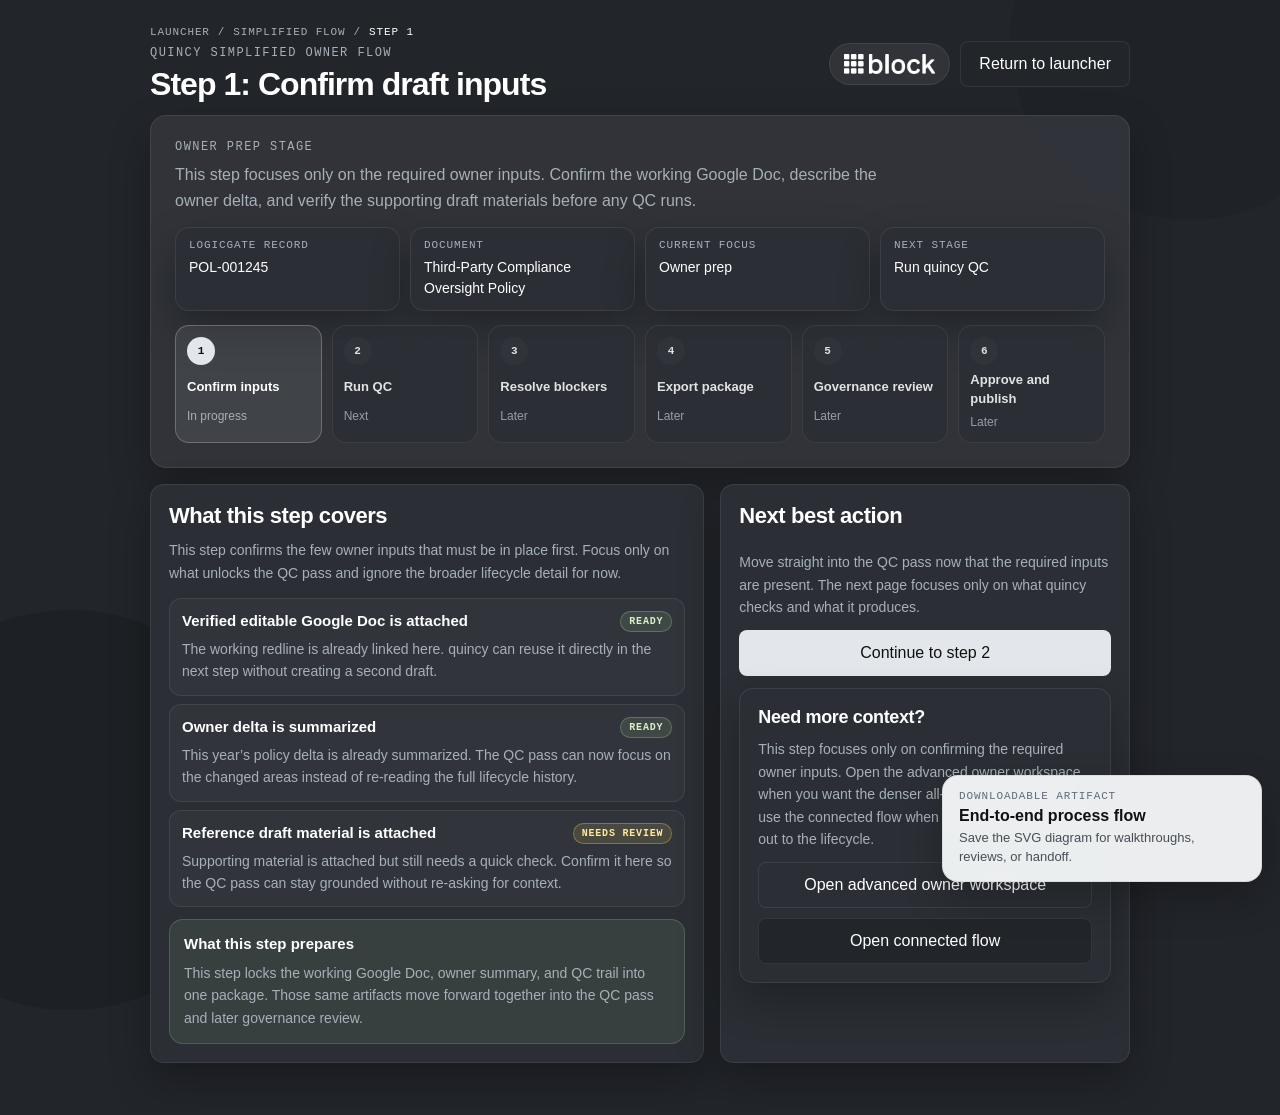
<file: mockups/step_01_owner_confirm_inputs.html>
<!DOCTYPE html>
<html lang="en">
<head>
  <meta charset="UTF-8" />
  <meta name="viewport" content="width=device-width, initial-scale=1.0" />
  <title>quincy step 1 | Confirm draft inputs</title>
  <link rel="stylesheet" href="../assets/styles/block-theme-static.css" />
  <link rel="stylesheet" href="../assets/styles/step-flow.css" />
</head>
<body>
  <div class="bg-shape bg-shape-a"></div>
  <div class="bg-shape bg-shape-b"></div>
  <div class="page">
    <div class="topbar">
      <div>
        <nav class="flow-breadcrumb" aria-label="Process position">
          <a href="../index.html">Launcher</a>
          <span aria-hidden="true">/</span>
          <span>Simplified flow</span>
          <span aria-hidden="true">/</span>
          <span class="current">Step 1</span>
        </nav>
        <p class="eyebrow">quincy simplified owner flow</p>
        <h1>Step 1: Confirm draft inputs</h1>
      </div>
      <div class="topbar-actions">
        <div class="brand-pill" aria-label="Block logo">
          <img src="../assets/images/block-lockup-black-no-padding.png" alt="Block" />
        </div>
        <a class="btn" href="../index.html">Return to launcher</a>
      </div>
    </div>

    <section class="hero">
      <div class="hero-head">
        <div>
          <p class="eyebrow">Owner prep stage</p>
          <div class="hero-copy">This step focuses only on the required owner inputs. Confirm the working Google Doc, describe the owner delta, and verify the supporting draft materials before any QC runs.</div>
        </div>
      </div>
      <div class="record-strip">
        <div class="record-card">
          <div class="record-label">LogicGate record</div>
          <div class="record-value">POL-001245</div>
        </div>
        <div class="record-card">
          <div class="record-label">Document</div>
          <div class="record-value">Third-Party Compliance Oversight Policy</div>
        </div>
        <div class="record-card">
          <div class="record-label">Current focus</div>
          <div class="record-value">Owner prep</div>
        </div>
        <div class="record-card">
          <div class="record-label">Next stage</div>
          <div class="record-value">Run quincy QC</div>
        </div>
      </div>
      <div class="step-progress" aria-label="Owner happy-path steps">
        <a class="step-pill active" href="./step_01_owner_confirm_inputs.html">
          <span class="step-pill-number">1</span>
          <div class="step-pill-label">Confirm inputs</div>
          <div class="step-pill-state">In progress</div>
        </a>
        <a class="step-pill upcoming" href="./step_02_owner_run_qc.html">
          <span class="step-pill-number">2</span>
          <div class="step-pill-label">Run QC</div>
          <div class="step-pill-state">Next</div>
        </a>
        <a class="step-pill upcoming" href="./step_03_owner_resolve_blockers.html">
          <span class="step-pill-number">3</span>
          <div class="step-pill-label">Resolve blockers</div>
          <div class="step-pill-state">Later</div>
        </a>
        <a class="step-pill upcoming" href="./step_04_owner_export_package.html">
          <span class="step-pill-number">4</span>
          <div class="step-pill-label">Export package</div>
          <div class="step-pill-state">Later</div>
        </a>
        <a class="step-pill upcoming" href="./step_05_governance_review_packet.html">
          <span class="step-pill-number">5</span>
          <div class="step-pill-label">Governance review</div>
          <div class="step-pill-state">Later</div>
        </a>
        <a class="step-pill upcoming" href="./step_06_approval_publish.html">
          <span class="step-pill-number">6</span>
          <div class="step-pill-label">Approve and publish</div>
          <div class="step-pill-state">Later</div>
        </a>
      </div>
    </section>

    <div class="content-grid">
      <section class="section-card">
        <h2>What this step covers</h2>
        <div class="section-copy">This step confirms the few owner inputs that must be in place first. Focus only on what unlocks the QC pass and ignore the broader lifecycle detail for now.</div>
        <div class="check-grid" style="margin-top:14px;">
          <div class="check-item">
            <div class="check-head">
              <div class="check-title">Verified editable Google Doc is attached</div>
              <span class="status-badge ok">Ready</span>
            </div>
            <div class="section-copy">The working redline is already linked here. quincy can reuse it directly in the next step without creating a second draft.</div>
          </div>
          <div class="check-item">
            <div class="check-head">
              <div class="check-title">Owner delta is summarized</div>
              <span class="status-badge ok">Ready</span>
            </div>
            <div class="section-copy">This year’s policy delta is already summarized. The QC pass can now focus on the changed areas instead of re-reading the full lifecycle history.</div>
          </div>
          <div class="check-item">
            <div class="check-head">
              <div class="check-title">Reference draft material is attached</div>
              <span class="status-badge warn">Needs review</span>
            </div>
            <div class="section-copy">Supporting material is attached but still needs a quick check. Confirm it here so the QC pass can stay grounded without re-asking for context.</div>
          </div>
        </div>
        <div class="callout">
          <div class="callout-title">What this step prepares</div>
          <div class="callout-copy">This step locks the working Google Doc, owner summary, and QC trail into one package. Those same artifacts move forward together into the QC pass and later governance review.</div>
        </div>
      </section>

      <aside class="next-card">
        <h2>Next best action</h2>
        <div class="next-copy">Move straight into the QC pass now that the required inputs are present. The next page focuses only on what quincy checks and what it produces.</div>
        <div class="next-actions">
          <a class="btn primary" href="./step_02_owner_run_qc.html">Continue to step 2</a>
        </div>
        <div class="support-card">
          <h3>Need more context?</h3>
          <div class="support-copy">This step focuses only on confirming the required owner inputs. Open the advanced owner workspace when you want the denser all-in-one prototype, or use the connected flow when you want to zoom back out to the lifecycle.</div>
          <div class="support-actions" style="margin-top:12px;">
            <a class="btn secondary" href="./document_owner_annual_refresh_mockup.html">Open advanced owner workspace</a>
            <a class="btn" href="./end_to_end_process_flow.html#owner-review-stage">Open connected flow</a>
          </div>
        </div>
      </aside>
    </div>
  </div>
  <a class="process-flow-fab" href="../assets/downloads/quincy_end_to_end_process_flow.svg" download="quincy-end-to-end-process-flow.svg" aria-label="Download end-to-end process flow diagram">
    <span class="process-flow-fab-kicker">Downloadable artifact</span>
    <strong class="process-flow-fab-title">End-to-end process flow</strong>
    <span class="process-flow-fab-copy">Save the SVG diagram for walkthroughs, reviews, or handoff.</span>
  </a>
</body>
</html>
</file>
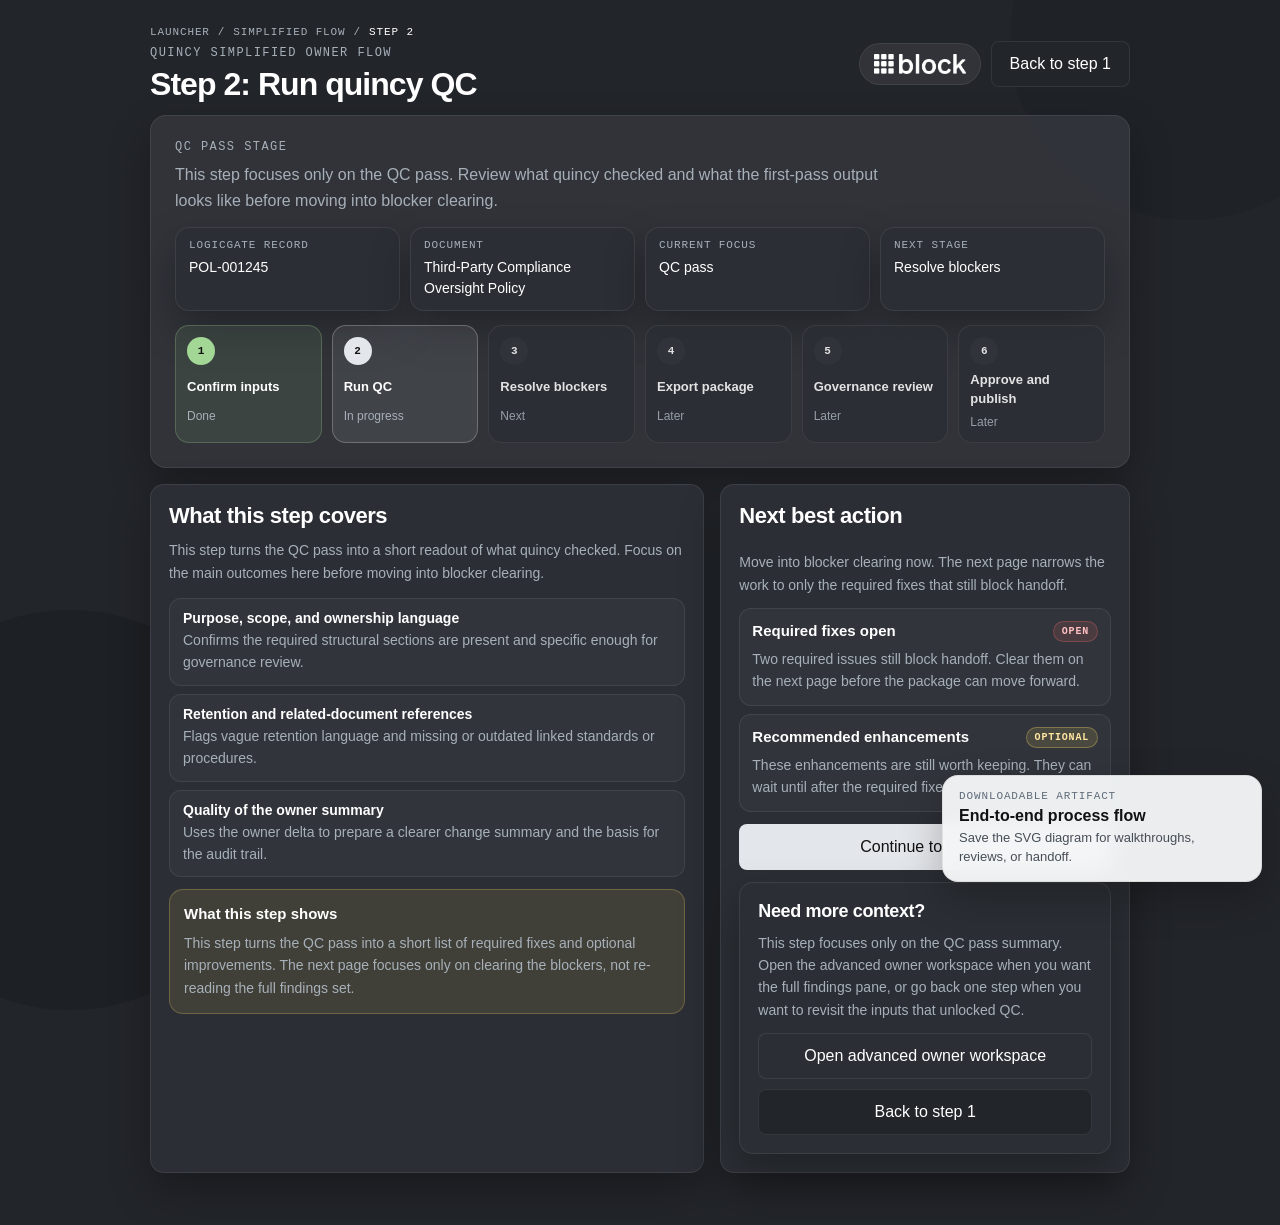
<file: mockups/step_02_owner_run_qc.html>
<!DOCTYPE html>
<html lang="en">
<head>
  <meta charset="UTF-8" />
  <meta name="viewport" content="width=device-width, initial-scale=1.0" />
  <title>quincy step 2 | Run QC</title>
  <link rel="stylesheet" href="../assets/styles/block-theme-static.css" />
  <link rel="stylesheet" href="../assets/styles/step-flow.css" />
</head>
<body>
  <div class="bg-shape bg-shape-a"></div>
  <div class="bg-shape bg-shape-b"></div>
  <div class="page">
    <div class="topbar">
      <div>
        <nav class="flow-breadcrumb" aria-label="Process position">
          <a href="../index.html">Launcher</a>
          <span aria-hidden="true">/</span>
          <span>Simplified flow</span>
          <span aria-hidden="true">/</span>
          <span class="current">Step 2</span>
        </nav>
        <p class="eyebrow">quincy simplified owner flow</p>
        <h1>Step 2: Run quincy QC</h1>
      </div>
      <div class="topbar-actions">
        <div class="brand-pill" aria-label="Block logo">
          <img src="../assets/images/block-lockup-black-no-padding.png" alt="Block" />
        </div>
        <a class="btn" href="./step_01_owner_confirm_inputs.html">Back to step 1</a>
      </div>
    </div>

    <section class="hero">
      <div class="hero-head">
        <div>
          <p class="eyebrow">QC pass stage</p>
          <div class="hero-copy">This step focuses only on the QC pass. Review what quincy checked and what the first-pass output looks like before moving into blocker clearing.</div>
        </div>
      </div>
      <div class="record-strip">
        <div class="record-card">
          <div class="record-label">LogicGate record</div>
          <div class="record-value">POL-001245</div>
        </div>
        <div class="record-card">
          <div class="record-label">Document</div>
          <div class="record-value">Third-Party Compliance Oversight Policy</div>
        </div>
        <div class="record-card">
          <div class="record-label">Current focus</div>
          <div class="record-value">QC pass</div>
        </div>
        <div class="record-card">
          <div class="record-label">Next stage</div>
          <div class="record-value">Resolve blockers</div>
        </div>
      </div>
      <div class="step-progress">
        <a class="step-pill done" href="./step_01_owner_confirm_inputs.html">
          <span class="step-pill-number">1</span>
          <div class="step-pill-label">Confirm inputs</div>
          <div class="step-pill-state">Done</div>
        </a>
        <a class="step-pill active" href="./step_02_owner_run_qc.html">
          <span class="step-pill-number">2</span>
          <div class="step-pill-label">Run QC</div>
          <div class="step-pill-state">In progress</div>
        </a>
        <a class="step-pill upcoming" href="./step_03_owner_resolve_blockers.html">
          <span class="step-pill-number">3</span>
          <div class="step-pill-label">Resolve blockers</div>
          <div class="step-pill-state">Next</div>
        </a>
        <a class="step-pill upcoming" href="./step_04_owner_export_package.html">
          <span class="step-pill-number">4</span>
          <div class="step-pill-label">Export package</div>
          <div class="step-pill-state">Later</div>
        </a>
        <a class="step-pill upcoming" href="./step_05_governance_review_packet.html">
          <span class="step-pill-number">5</span>
          <div class="step-pill-label">Governance review</div>
          <div class="step-pill-state">Later</div>
        </a>
        <a class="step-pill upcoming" href="./step_06_approval_publish.html">
          <span class="step-pill-number">6</span>
          <div class="step-pill-label">Approve and publish</div>
          <div class="step-pill-state">Later</div>
        </a>
      </div>
    </section>

    <div class="content-grid">
      <section class="section-card">
        <h2>What this step covers</h2>
        <div class="section-copy">This step turns the QC pass into a short readout of what quincy checked. Focus on the main outcomes here before moving into blocker clearing.</div>
        <ul class="artifact-list" style="margin-top:14px;">
          <li class="artifact-item">
            <strong>Purpose, scope, and ownership language</strong>
            <span class="section-copy">Confirms the required structural sections are present and specific enough for governance review.</span>
          </li>
          <li class="artifact-item">
            <strong>Retention and related-document references</strong>
            <span class="section-copy">Flags vague retention language and missing or outdated linked standards or procedures.</span>
          </li>
          <li class="artifact-item">
            <strong>Quality of the owner summary</strong>
            <span class="section-copy">Uses the owner delta to prepare a clearer change summary and the basis for the audit trail.</span>
          </li>
        </ul>
        <div class="callout alt">
          <div class="callout-title">What this step shows</div>
          <div class="callout-copy">This step turns the QC pass into a short list of required fixes and optional improvements. The next page focuses only on clearing the blockers, not re-reading the full findings set.</div>
        </div>
      </section>

      <aside class="next-card">
        <h2>Next best action</h2>
        <div class="next-copy">Move into blocker clearing now. The next page narrows the work to only the required fixes that still block handoff.</div>
        <div class="check-grid">
          <div class="check-item">
            <div class="check-head">
              <div class="check-title">Required fixes open</div>
              <span class="status-badge danger">Open</span>
            </div>
            <div class="section-copy">Two required issues still block handoff. Clear them on the next page before the package can move forward.</div>
          </div>
          <div class="check-item">
            <div class="check-head">
              <div class="check-title">Recommended enhancements</div>
              <span class="status-badge warn">Optional</span>
            </div>
            <div class="section-copy">These enhancements are still worth keeping. They can wait until after the required fixes are cleared.</div>
          </div>
        </div>
        <div class="next-actions">
          <a class="btn primary" href="./step_03_owner_resolve_blockers.html">Continue to step 3</a>
        </div>
        <div class="support-card">
          <h3>Need more context?</h3>
          <div class="support-copy">This step focuses only on the QC pass summary. Open the advanced owner workspace when you want the full findings pane, or go back one step when you want to revisit the inputs that unlocked QC.</div>
          <div class="support-actions" style="margin-top:12px;">
            <a class="btn secondary" href="./document_owner_annual_refresh_mockup.html">Open advanced owner workspace</a>
            <a class="btn" href="./step_01_owner_confirm_inputs.html">Back to step 1</a>
          </div>
        </div>
      </aside>
    </div>
  </div>
  <a class="process-flow-fab" href="../assets/downloads/quincy_end_to_end_process_flow.svg" download="quincy-end-to-end-process-flow.svg" aria-label="Download end-to-end process flow diagram">
    <span class="process-flow-fab-kicker">Downloadable artifact</span>
    <strong class="process-flow-fab-title">End-to-end process flow</strong>
    <span class="process-flow-fab-copy">Save the SVG diagram for walkthroughs, reviews, or handoff.</span>
  </a>
</body>
</html>
</file>
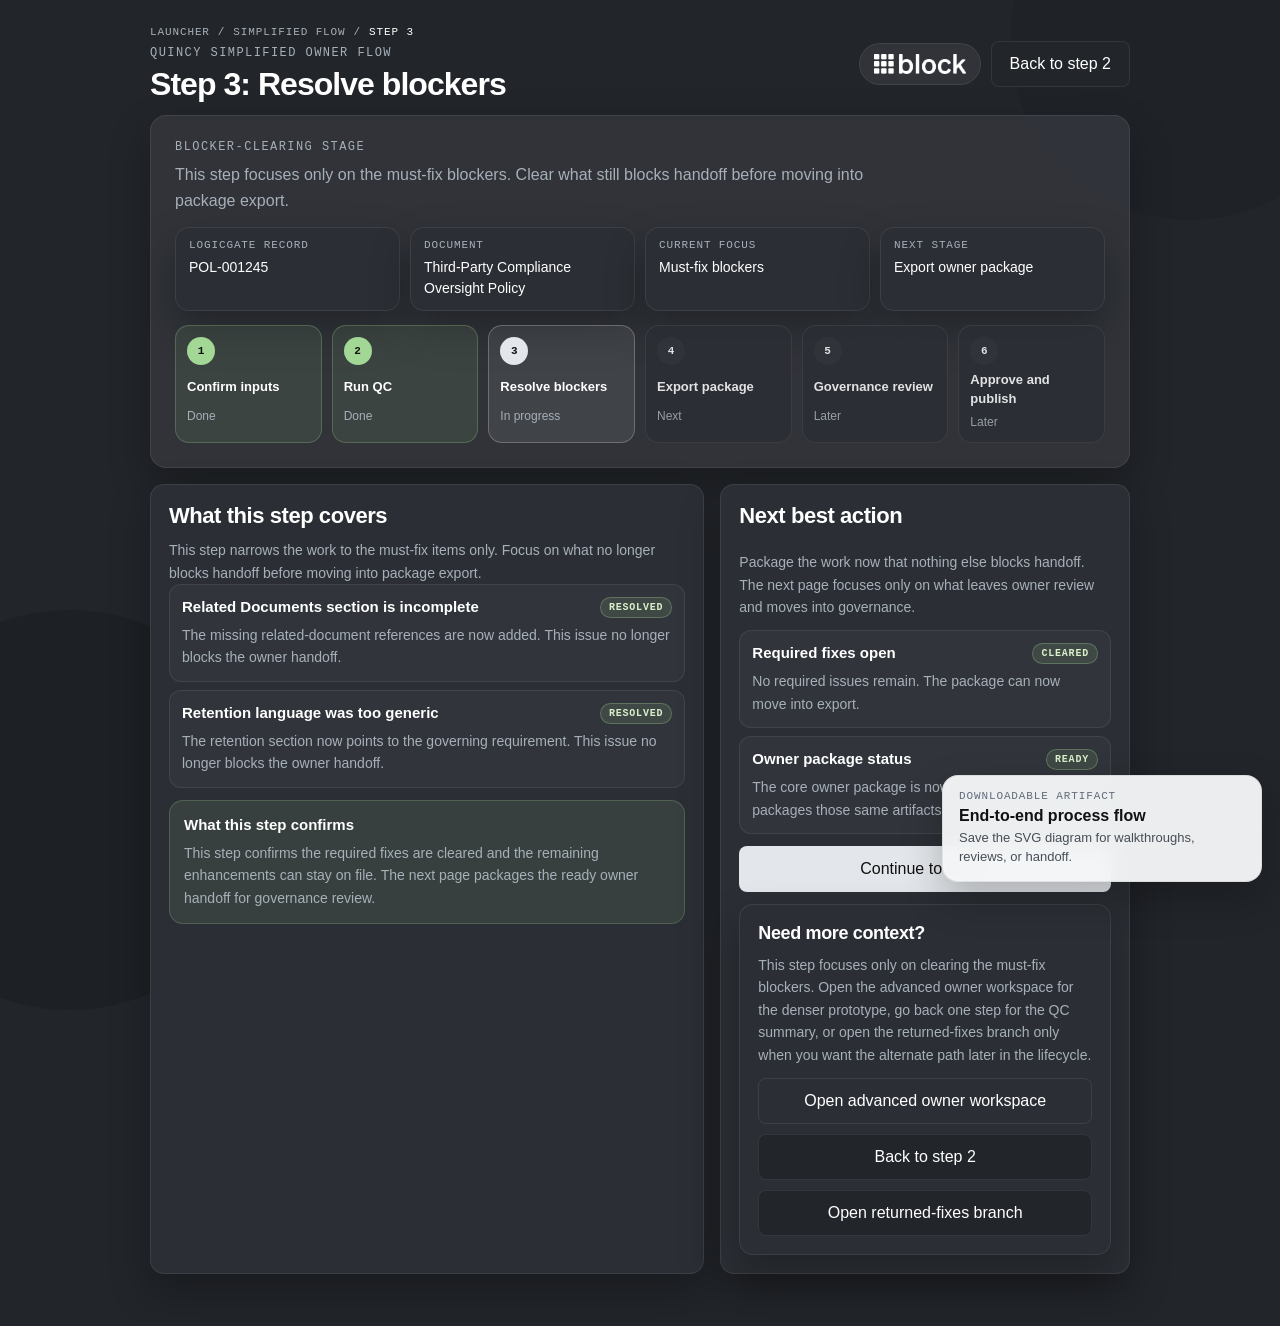
<file: mockups/step_03_owner_resolve_blockers.html>
<!DOCTYPE html>
<html lang="en">
<head>
  <meta charset="UTF-8" />
  <meta name="viewport" content="width=device-width, initial-scale=1.0" />
  <title>quincy step 3 | Resolve blockers</title>
  <link rel="stylesheet" href="../assets/styles/block-theme-static.css" />
  <link rel="stylesheet" href="../assets/styles/step-flow.css" />
</head>
<body>
  <div class="bg-shape bg-shape-a"></div>
  <div class="bg-shape bg-shape-b"></div>
  <div class="page">
    <div class="topbar">
      <div>
        <nav class="flow-breadcrumb" aria-label="Process position">
          <a href="../index.html">Launcher</a>
          <span aria-hidden="true">/</span>
          <span>Simplified flow</span>
          <span aria-hidden="true">/</span>
          <span class="current">Step 3</span>
        </nav>
        <p class="eyebrow">quincy simplified owner flow</p>
        <h1>Step 3: Resolve blockers</h1>
      </div>
      <div class="topbar-actions">
        <div class="brand-pill" aria-label="Block logo">
          <img src="../assets/images/block-lockup-black-no-padding.png" alt="Block" />
        </div>
        <a class="btn" href="./step_02_owner_run_qc.html">Back to step 2</a>
      </div>
    </div>

    <section class="hero">
      <div class="hero-head">
        <div>
          <p class="eyebrow">Blocker-clearing stage</p>
          <div class="hero-copy">This step focuses only on the must-fix blockers. Clear what still blocks handoff before moving into package export.</div>
        </div>
      </div>
      <div class="record-strip">
        <div class="record-card">
          <div class="record-label">LogicGate record</div>
          <div class="record-value">POL-001245</div>
        </div>
        <div class="record-card">
          <div class="record-label">Document</div>
          <div class="record-value">Third-Party Compliance Oversight Policy</div>
        </div>
        <div class="record-card">
          <div class="record-label">Current focus</div>
          <div class="record-value">Must-fix blockers</div>
        </div>
        <div class="record-card">
          <div class="record-label">Next stage</div>
          <div class="record-value">Export owner package</div>
        </div>
      </div>
      <div class="step-progress">
        <a class="step-pill done" href="./step_01_owner_confirm_inputs.html"><span class="step-pill-number">1</span><div class="step-pill-label">Confirm inputs</div><div class="step-pill-state">Done</div></a>
        <a class="step-pill done" href="./step_02_owner_run_qc.html"><span class="step-pill-number">2</span><div class="step-pill-label">Run QC</div><div class="step-pill-state">Done</div></a>
        <a class="step-pill active" href="./step_03_owner_resolve_blockers.html"><span class="step-pill-number">3</span><div class="step-pill-label">Resolve blockers</div><div class="step-pill-state">In progress</div></a>
        <a class="step-pill upcoming" href="./step_04_owner_export_package.html"><span class="step-pill-number">4</span><div class="step-pill-label">Export package</div><div class="step-pill-state">Next</div></a>
        <a class="step-pill upcoming" href="./step_05_governance_review_packet.html"><span class="step-pill-number">5</span><div class="step-pill-label">Governance review</div><div class="step-pill-state">Later</div></a>
        <a class="step-pill upcoming" href="./step_06_approval_publish.html"><span class="step-pill-number">6</span><div class="step-pill-label">Approve and publish</div><div class="step-pill-state">Later</div></a>
      </div>
    </section>

    <div class="content-grid">
      <section class="section-card">
        <h2>What this step covers</h2>
        <div class="section-copy">This step narrows the work to the must-fix items only. Focus on what no longer blocks handoff before moving into package export.</div>
        <div class="check-grid">
          <div class="check-item">
            <div class="check-head">
              <div class="check-title">Related Documents section is incomplete</div>
              <span class="status-badge ok">Resolved</span>
            </div>
            <div class="section-copy">The missing related-document references are now added. This issue no longer blocks the owner handoff.</div>
          </div>
          <div class="check-item">
            <div class="check-head">
              <div class="check-title">Retention language was too generic</div>
              <span class="status-badge ok">Resolved</span>
            </div>
            <div class="section-copy">The retention section now points to the governing requirement. This issue no longer blocks the owner handoff.</div>
          </div>
        </div>
        <div class="callout">
          <div class="callout-title">What this step confirms</div>
          <div class="callout-copy">This step confirms the required fixes are cleared and the remaining enhancements can stay on file. The next page packages the ready owner handoff for governance review.</div>
        </div>
      </section>

      <aside class="next-card">
        <h2>Next best action</h2>
        <div class="next-copy">Package the work now that nothing else blocks handoff. The next page focuses only on what leaves owner review and moves into governance.</div>
        <div class="check-grid">
          <div class="check-item">
            <div class="check-head">
              <div class="check-title">Required fixes open</div>
              <span class="status-badge ok">Cleared</span>
            </div>
            <div class="section-copy">No required issues remain. The package can now move into export.</div>
          </div>
          <div class="check-item">
            <div class="check-head">
              <div class="check-title">Owner package status</div>
              <span class="status-badge ok">Ready</span>
            </div>
            <div class="section-copy">The core owner package is now ready. The next page packages those same artifacts for governance review.</div>
          </div>
        </div>
        <div class="next-actions">
          <a class="btn primary" href="./step_04_owner_export_package.html">Continue to step 4</a>
        </div>
        <div class="support-card">
          <h3>Need more context?</h3>
          <div class="support-copy">This step focuses only on clearing the must-fix blockers. Open the advanced owner workspace for the denser prototype, go back one step for the QC summary, or open the returned-fixes branch only when you want the alternate path later in the lifecycle.</div>
          <div class="support-actions" style="margin-top:12px;">
            <a class="btn secondary" href="./document_owner_annual_refresh_mockup.html">Open advanced owner workspace</a>
            <a class="btn" href="./step_02_owner_run_qc.html">Back to step 2</a>
            <a class="btn" href="./document_owner_returned_by_governance_mockup.html">Open returned-fixes branch</a>
          </div>
        </div>
      </aside>
    </div>
  </div>
  <a class="process-flow-fab" href="../assets/downloads/quincy_end_to_end_process_flow.svg" download="quincy-end-to-end-process-flow.svg" aria-label="Download end-to-end process flow diagram">
    <span class="process-flow-fab-kicker">Downloadable artifact</span>
    <strong class="process-flow-fab-title">End-to-end process flow</strong>
    <span class="process-flow-fab-copy">Save the SVG diagram for walkthroughs, reviews, or handoff.</span>
  </a>
</body>
</html>
</file>
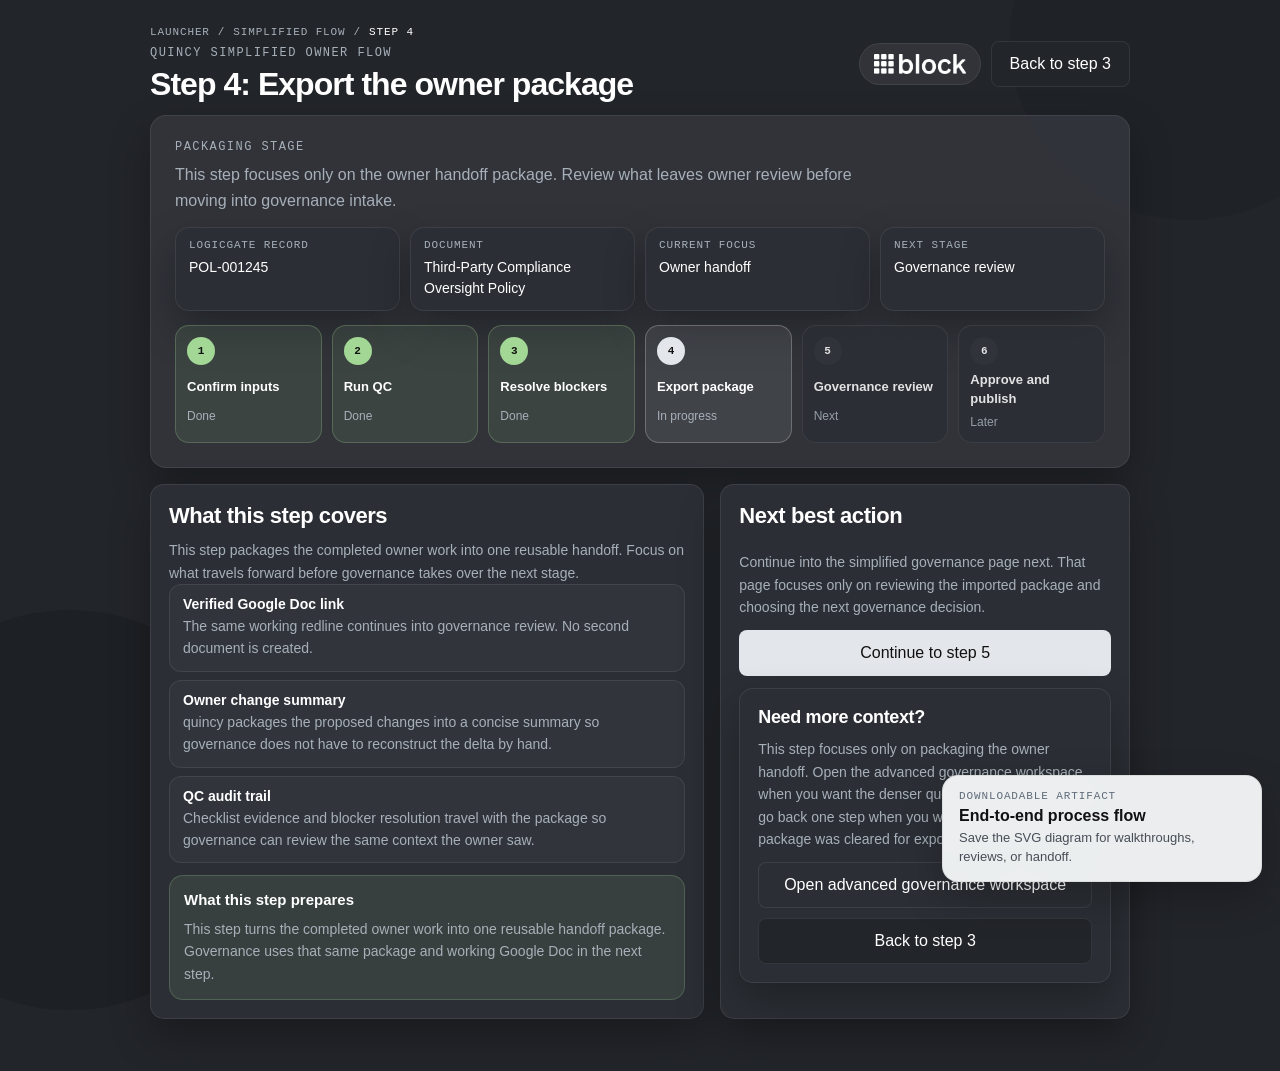
<file: mockups/step_04_owner_export_package.html>
<!DOCTYPE html>
<html lang="en">
<head>
  <meta charset="UTF-8" />
  <meta name="viewport" content="width=device-width, initial-scale=1.0" />
  <title>quincy step 4 | Export package</title>
  <link rel="stylesheet" href="../assets/styles/block-theme-static.css" />
  <link rel="stylesheet" href="../assets/styles/step-flow.css" />
</head>
<body>
  <div class="bg-shape bg-shape-a"></div>
  <div class="bg-shape bg-shape-b"></div>
  <div class="page">
    <div class="topbar">
      <div>
        <nav class="flow-breadcrumb" aria-label="Process position">
          <a href="../index.html">Launcher</a>
          <span aria-hidden="true">/</span>
          <span>Simplified flow</span>
          <span aria-hidden="true">/</span>
          <span class="current">Step 4</span>
        </nav>
        <p class="eyebrow">quincy simplified owner flow</p>
        <h1>Step 4: Export the owner package</h1>
      </div>
      <div class="topbar-actions">
        <div class="brand-pill" aria-label="Block logo">
          <img src="../assets/images/block-lockup-black-no-padding.png" alt="Block" />
        </div>
        <a class="btn" href="./step_03_owner_resolve_blockers.html">Back to step 3</a>
      </div>
    </div>

    <section class="hero">
      <div class="hero-head">
        <div>
          <p class="eyebrow">Packaging stage</p>
          <div class="hero-copy">This step focuses only on the owner handoff package. Review what leaves owner review before moving into governance intake.</div>
        </div>
      </div>
      <div class="record-strip">
        <div class="record-card">
          <div class="record-label">LogicGate record</div>
          <div class="record-value">POL-001245</div>
        </div>
        <div class="record-card">
          <div class="record-label">Document</div>
          <div class="record-value">Third-Party Compliance Oversight Policy</div>
        </div>
        <div class="record-card">
          <div class="record-label">Current focus</div>
          <div class="record-value">Owner handoff</div>
        </div>
        <div class="record-card">
          <div class="record-label">Next stage</div>
          <div class="record-value">Governance review</div>
        </div>
      </div>
      <div class="step-progress">
        <a class="step-pill done" href="./step_01_owner_confirm_inputs.html"><span class="step-pill-number">1</span><div class="step-pill-label">Confirm inputs</div><div class="step-pill-state">Done</div></a>
        <a class="step-pill done" href="./step_02_owner_run_qc.html"><span class="step-pill-number">2</span><div class="step-pill-label">Run QC</div><div class="step-pill-state">Done</div></a>
        <a class="step-pill done" href="./step_03_owner_resolve_blockers.html"><span class="step-pill-number">3</span><div class="step-pill-label">Resolve blockers</div><div class="step-pill-state">Done</div></a>
        <a class="step-pill active" href="./step_04_owner_export_package.html"><span class="step-pill-number">4</span><div class="step-pill-label">Export package</div><div class="step-pill-state">In progress</div></a>
        <a class="step-pill upcoming" href="./step_05_governance_review_packet.html"><span class="step-pill-number">5</span><div class="step-pill-label">Governance review</div><div class="step-pill-state">Next</div></a>
        <a class="step-pill upcoming" href="./step_06_approval_publish.html"><span class="step-pill-number">6</span><div class="step-pill-label">Approve and publish</div><div class="step-pill-state">Later</div></a>
      </div>
    </section>

    <div class="content-grid">
      <section class="section-card">
        <h2>What this step covers</h2>
        <div class="section-copy">This step packages the completed owner work into one reusable handoff. Focus on what travels forward before governance takes over the next stage.</div>
        <ul class="artifact-list">
          <li class="artifact-item">
            <strong>Verified Google Doc link</strong>
            <span class="section-copy">The same working redline continues into governance review. No second document is created.</span>
          </li>
          <li class="artifact-item">
            <strong>Owner change summary</strong>
            <span class="section-copy">quincy packages the proposed changes into a concise summary so governance does not have to reconstruct the delta by hand.</span>
          </li>
          <li class="artifact-item">
            <strong>QC audit trail</strong>
            <span class="section-copy">Checklist evidence and blocker resolution travel with the package so governance can review the same context the owner saw.</span>
          </li>
        </ul>
        <div class="callout">
          <div class="callout-title">What this step prepares</div>
          <div class="callout-copy">This step turns the completed owner work into one reusable handoff package. Governance uses that same package and working Google Doc in the next step.</div>
        </div>
      </section>

      <aside class="next-card">
        <h2>Next best action</h2>
        <div class="next-copy">Continue into the simplified governance page next. That page focuses only on reviewing the imported package and choosing the next governance decision.</div>
        <div class="next-actions">
          <a class="btn primary" href="./step_05_governance_review_packet.html">Continue to step 5</a>
        </div>
        <div class="support-card">
          <h3>Need more context?</h3>
          <div class="support-copy">This step focuses only on packaging the owner handoff. Open the advanced governance workspace when you want the denser queue and routing view, or go back one step when you want to revisit why the package was cleared for export.</div>
          <div class="support-actions" style="margin-top:12px;">
            <a class="btn secondary" href="./governance_team_mockup.html">Open advanced governance workspace</a>
            <a class="btn" href="./step_03_owner_resolve_blockers.html">Back to step 3</a>
          </div>
        </div>
      </aside>
    </div>
  </div>
  <a class="process-flow-fab" href="../assets/downloads/quincy_end_to_end_process_flow.svg" download="quincy-end-to-end-process-flow.svg" aria-label="Download end-to-end process flow diagram">
    <span class="process-flow-fab-kicker">Downloadable artifact</span>
    <strong class="process-flow-fab-title">End-to-end process flow</strong>
    <span class="process-flow-fab-copy">Save the SVG diagram for walkthroughs, reviews, or handoff.</span>
  </a>
</body>
</html>
</file>
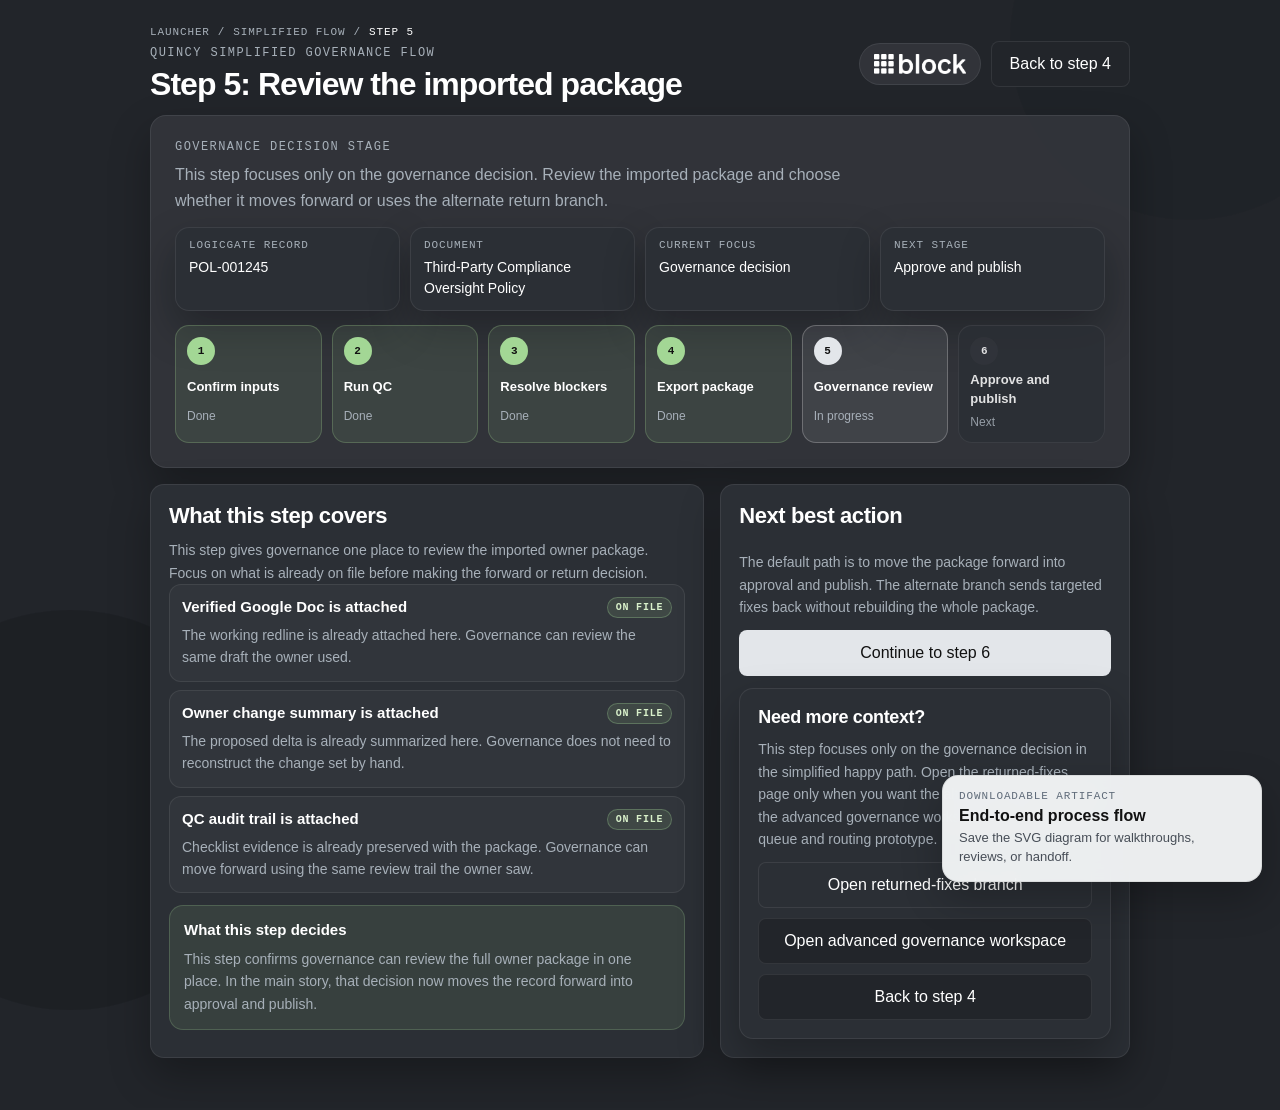
<file: mockups/step_05_governance_review_packet.html>
<!DOCTYPE html>
<html lang="en">
<head>
  <meta charset="UTF-8" />
  <meta name="viewport" content="width=device-width, initial-scale=1.0" />
  <title>quincy step 5 | Governance review</title>
  <link rel="stylesheet" href="../assets/styles/block-theme-static.css" />
  <link rel="stylesheet" href="../assets/styles/step-flow.css" />
</head>
<body>
  <div class="bg-shape bg-shape-a"></div>
  <div class="bg-shape bg-shape-b"></div>
  <div class="page">
    <div class="topbar">
      <div>
        <nav class="flow-breadcrumb" aria-label="Process position">
          <a href="../index.html">Launcher</a>
          <span aria-hidden="true">/</span>
          <span>Simplified flow</span>
          <span aria-hidden="true">/</span>
          <span class="current">Step 5</span>
        </nav>
        <p class="eyebrow">quincy simplified governance flow</p>
        <h1>Step 5: Review the imported package</h1>
      </div>
      <div class="topbar-actions">
        <div class="brand-pill" aria-label="Block logo">
          <img src="../assets/images/block-lockup-black-no-padding.png" alt="Block" />
        </div>
        <a class="btn" href="./step_04_owner_export_package.html">Back to step 4</a>
      </div>
    </div>

    <section class="hero">
      <div class="hero-head">
        <div>
          <p class="eyebrow">Governance decision stage</p>
          <div class="hero-copy">This step focuses only on the governance decision. Review the imported package and choose whether it moves forward or uses the alternate return branch.</div>
        </div>
      </div>
      <div class="record-strip">
        <div class="record-card">
          <div class="record-label">LogicGate record</div>
          <div class="record-value">POL-001245</div>
        </div>
        <div class="record-card">
          <div class="record-label">Document</div>
          <div class="record-value">Third-Party Compliance Oversight Policy</div>
        </div>
        <div class="record-card">
          <div class="record-label">Current focus</div>
          <div class="record-value">Governance decision</div>
        </div>
        <div class="record-card">
          <div class="record-label">Next stage</div>
          <div class="record-value">Approve and publish</div>
        </div>
      </div>
      <div class="step-progress">
        <a class="step-pill done" href="./step_01_owner_confirm_inputs.html"><span class="step-pill-number">1</span><div class="step-pill-label">Confirm inputs</div><div class="step-pill-state">Done</div></a>
        <a class="step-pill done" href="./step_02_owner_run_qc.html"><span class="step-pill-number">2</span><div class="step-pill-label">Run QC</div><div class="step-pill-state">Done</div></a>
        <a class="step-pill done" href="./step_03_owner_resolve_blockers.html"><span class="step-pill-number">3</span><div class="step-pill-label">Resolve blockers</div><div class="step-pill-state">Done</div></a>
        <a class="step-pill done" href="./step_04_owner_export_package.html"><span class="step-pill-number">4</span><div class="step-pill-label">Export package</div><div class="step-pill-state">Done</div></a>
        <a class="step-pill active" href="./step_05_governance_review_packet.html"><span class="step-pill-number">5</span><div class="step-pill-label">Governance review</div><div class="step-pill-state">In progress</div></a>
        <a class="step-pill upcoming" href="./step_06_approval_publish.html"><span class="step-pill-number">6</span><div class="step-pill-label">Approve and publish</div><div class="step-pill-state">Next</div></a>
      </div>
    </section>

    <div class="content-grid">
      <section class="section-card">
        <h2>What this step covers</h2>
        <div class="section-copy">This step gives governance one place to review the imported owner package. Focus on what is already on file before making the forward or return decision.</div>
        <div class="check-grid">
          <div class="check-item">
            <div class="check-head">
              <div class="check-title">Verified Google Doc is attached</div>
              <span class="status-badge ok">On file</span>
            </div>
            <div class="section-copy">The working redline is already attached here. Governance can review the same draft the owner used.</div>
          </div>
          <div class="check-item">
            <div class="check-head">
              <div class="check-title">Owner change summary is attached</div>
              <span class="status-badge ok">On file</span>
            </div>
            <div class="section-copy">The proposed delta is already summarized here. Governance does not need to reconstruct the change set by hand.</div>
          </div>
          <div class="check-item">
            <div class="check-head">
              <div class="check-title">QC audit trail is attached</div>
              <span class="status-badge ok">On file</span>
            </div>
            <div class="section-copy">Checklist evidence is already preserved with the package. Governance can move forward using the same review trail the owner saw.</div>
          </div>
        </div>
        <div class="callout">
          <div class="callout-title">What this step decides</div>
          <div class="callout-copy">This step confirms governance can review the full owner package in one place. In the main story, that decision now moves the record forward into approval and publish.</div>
        </div>
      </section>

      <aside class="next-card">
        <h2>Next best action</h2>
        <div class="next-copy">The default path is to move the package forward into approval and publish. The alternate branch sends targeted fixes back without rebuilding the whole package.</div>
        <div class="next-actions">
          <a class="btn primary" href="./step_06_approval_publish.html">Continue to step 6</a>
        </div>
        <div class="support-card">
          <h3>Need more context?</h3>
          <div class="support-copy">This step focuses only on the governance decision in the simplified happy path. Open the returned-fixes page only when you want the alternate branch, or use the advanced governance workspace for the denser queue and routing prototype.</div>
          <div class="support-actions" style="margin-top:12px;">
            <a class="btn secondary" href="./document_owner_returned_by_governance_mockup.html">Open returned-fixes branch</a>
            <a class="btn" href="./governance_team_mockup.html">Open advanced governance workspace</a>
            <a class="btn" href="./step_04_owner_export_package.html">Back to step 4</a>
          </div>
        </div>
      </aside>
    </div>
  </div>
  <a class="process-flow-fab" href="../assets/downloads/quincy_end_to_end_process_flow.svg" download="quincy-end-to-end-process-flow.svg" aria-label="Download end-to-end process flow diagram">
    <span class="process-flow-fab-kicker">Downloadable artifact</span>
    <strong class="process-flow-fab-title">End-to-end process flow</strong>
    <span class="process-flow-fab-copy">Save the SVG diagram for walkthroughs, reviews, or handoff.</span>
  </a>
</body>
</html>
</file>
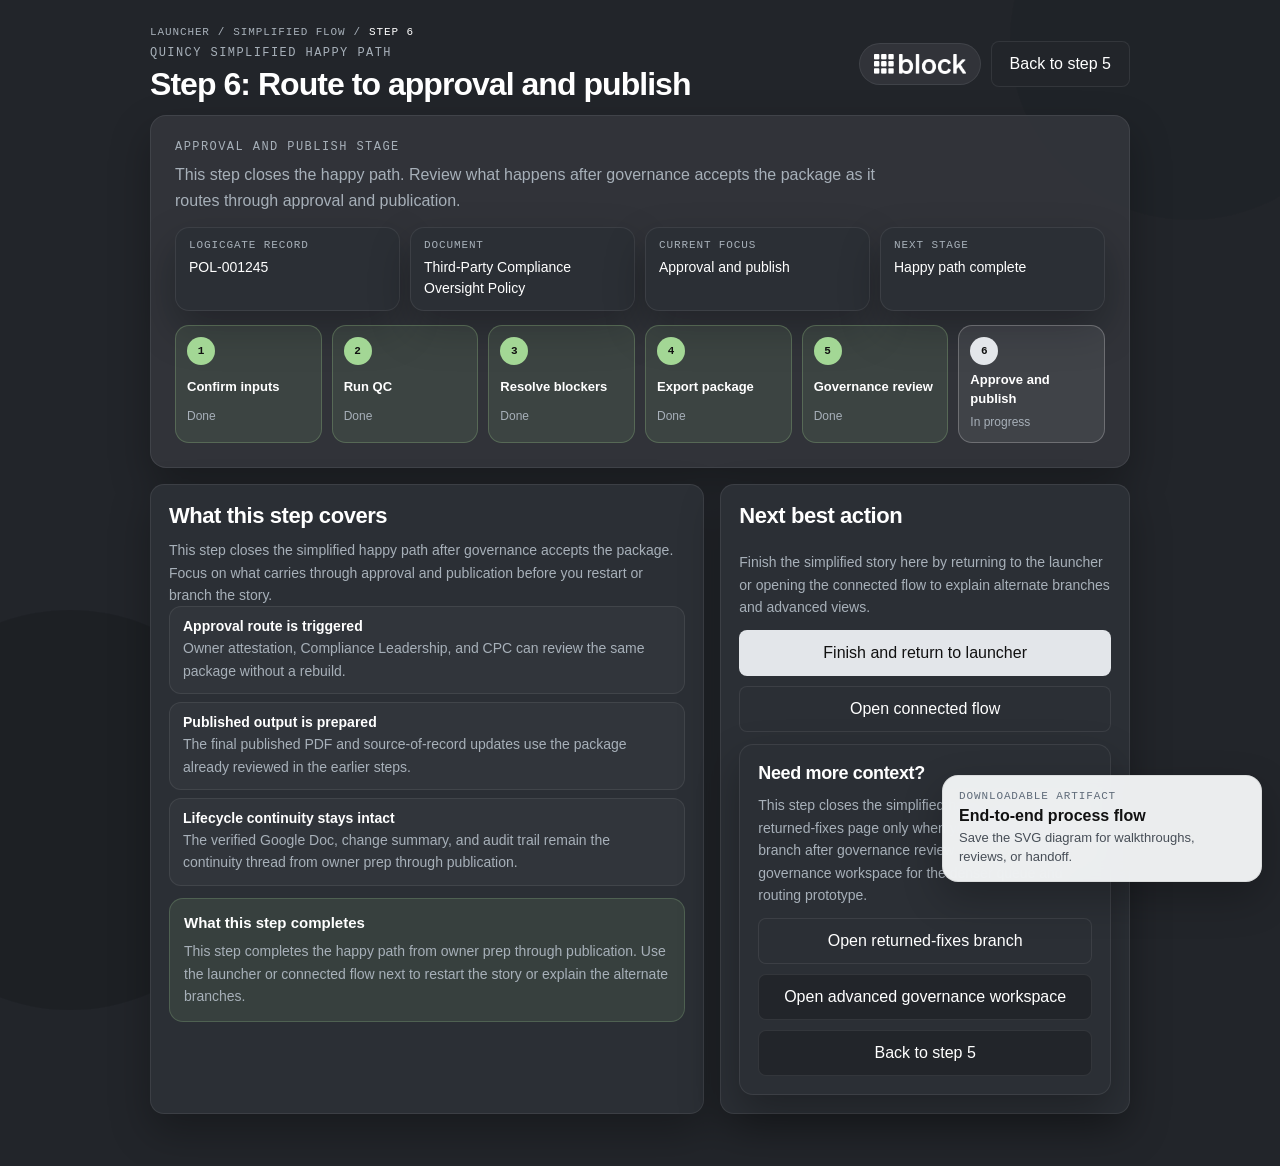
<file: mockups/step_06_approval_publish.html>
<!DOCTYPE html>
<html lang="en">
<head>
  <meta charset="UTF-8" />
  <meta name="viewport" content="width=device-width, initial-scale=1.0" />
  <title>quincy step 6 | Approve and publish</title>
  <link rel="stylesheet" href="../assets/styles/block-theme-static.css" />
  <link rel="stylesheet" href="../assets/styles/step-flow.css" />
</head>
<body>
  <div class="bg-shape bg-shape-a"></div>
  <div class="bg-shape bg-shape-b"></div>
  <div class="page">
    <div class="topbar">
      <div>
        <nav class="flow-breadcrumb" aria-label="Process position">
          <a href="../index.html">Launcher</a>
          <span aria-hidden="true">/</span>
          <span>Simplified flow</span>
          <span aria-hidden="true">/</span>
          <span class="current">Step 6</span>
        </nav>
        <p class="eyebrow">quincy simplified happy path</p>
        <h1>Step 6: Route to approval and publish</h1>
      </div>
      <div class="topbar-actions">
        <div class="brand-pill" aria-label="Block logo">
          <img src="../assets/images/block-lockup-black-no-padding.png" alt="Block" />
        </div>
        <a class="btn" href="./step_05_governance_review_packet.html">Back to step 5</a>
      </div>
    </div>

    <section class="hero">
      <div class="hero-head">
        <div>
          <p class="eyebrow">Approval and publish stage</p>
          <div class="hero-copy">This step closes the happy path. Review what happens after governance accepts the package as it routes through approval and publication.</div>
        </div>
      </div>
      <div class="record-strip">
        <div class="record-card">
          <div class="record-label">LogicGate record</div>
          <div class="record-value">POL-001245</div>
        </div>
        <div class="record-card">
          <div class="record-label">Document</div>
          <div class="record-value">Third-Party Compliance Oversight Policy</div>
        </div>
        <div class="record-card">
          <div class="record-label">Current focus</div>
          <div class="record-value">Approval and publish</div>
        </div>
        <div class="record-card">
          <div class="record-label">Next stage</div>
          <div class="record-value">Happy path complete</div>
        </div>
      </div>
      <div class="step-progress">
        <a class="step-pill done" href="./step_01_owner_confirm_inputs.html"><span class="step-pill-number">1</span><div class="step-pill-label">Confirm inputs</div><div class="step-pill-state">Done</div></a>
        <a class="step-pill done" href="./step_02_owner_run_qc.html"><span class="step-pill-number">2</span><div class="step-pill-label">Run QC</div><div class="step-pill-state">Done</div></a>
        <a class="step-pill done" href="./step_03_owner_resolve_blockers.html"><span class="step-pill-number">3</span><div class="step-pill-label">Resolve blockers</div><div class="step-pill-state">Done</div></a>
        <a class="step-pill done" href="./step_04_owner_export_package.html"><span class="step-pill-number">4</span><div class="step-pill-label">Export package</div><div class="step-pill-state">Done</div></a>
        <a class="step-pill done" href="./step_05_governance_review_packet.html"><span class="step-pill-number">5</span><div class="step-pill-label">Governance review</div><div class="step-pill-state">Done</div></a>
        <a class="step-pill active" href="./step_06_approval_publish.html"><span class="step-pill-number">6</span><div class="step-pill-label">Approve and publish</div><div class="step-pill-state">In progress</div></a>
      </div>
    </section>

    <div class="content-grid">
      <section class="section-card">
        <h2>What this step covers</h2>
        <div class="section-copy">This step closes the simplified happy path after governance accepts the package. Focus on what carries through approval and publication before you restart or branch the story.</div>
        <ul class="artifact-list">
          <li class="artifact-item">
            <strong>Approval route is triggered</strong>
            <span class="section-copy">Owner attestation, Compliance Leadership, and CPC can review the same package without a rebuild.</span>
          </li>
          <li class="artifact-item">
            <strong>Published output is prepared</strong>
            <span class="section-copy">The final published PDF and source-of-record updates use the package already reviewed in the earlier steps.</span>
          </li>
          <li class="artifact-item">
            <strong>Lifecycle continuity stays intact</strong>
            <span class="section-copy">The verified Google Doc, change summary, and audit trail remain the continuity thread from owner prep through publication.</span>
          </li>
        </ul>
        <div class="callout">
          <div class="callout-title">What this step completes</div>
          <div class="callout-copy">This step completes the happy path from owner prep through publication. Use the launcher or connected flow next to restart the story or explain the alternate branches.</div>
        </div>
      </section>

      <aside class="next-card">
        <h2>Next best action</h2>
        <div class="next-copy">Finish the simplified story here by returning to the launcher or opening the connected flow to explain alternate branches and advanced views.</div>
        <div class="next-actions">
          <a class="btn primary" href="../index.html">Finish and return to launcher</a>
          <a class="btn secondary" href="./end_to_end_process_flow.html">Open connected flow</a>
        </div>
        <div class="support-card">
          <h3>Need more context?</h3>
          <div class="support-copy">This step closes the simplified happy path. Open the returned-fixes page only when you want the alternate branch after governance review, or use the advanced governance workspace for the denser queue and routing prototype.</div>
          <div class="support-actions" style="margin-top:12px;">
            <a class="btn secondary" href="./document_owner_returned_by_governance_mockup.html">Open returned-fixes branch</a>
            <a class="btn" href="./governance_team_mockup.html">Open advanced governance workspace</a>
            <a class="btn" href="./step_05_governance_review_packet.html">Back to step 5</a>
          </div>
        </div>
      </aside>
    </div>
  </div>
  <a class="process-flow-fab" href="../assets/downloads/quincy_end_to_end_process_flow.svg" download="quincy-end-to-end-process-flow.svg" aria-label="Download end-to-end process flow diagram">
    <span class="process-flow-fab-kicker">Downloadable artifact</span>
    <strong class="process-flow-fab-title">End-to-end process flow</strong>
    <span class="process-flow-fab-copy">Save the SVG diagram for walkthroughs, reviews, or handoff.</span>
  </a>
</body>
</html>
</file>
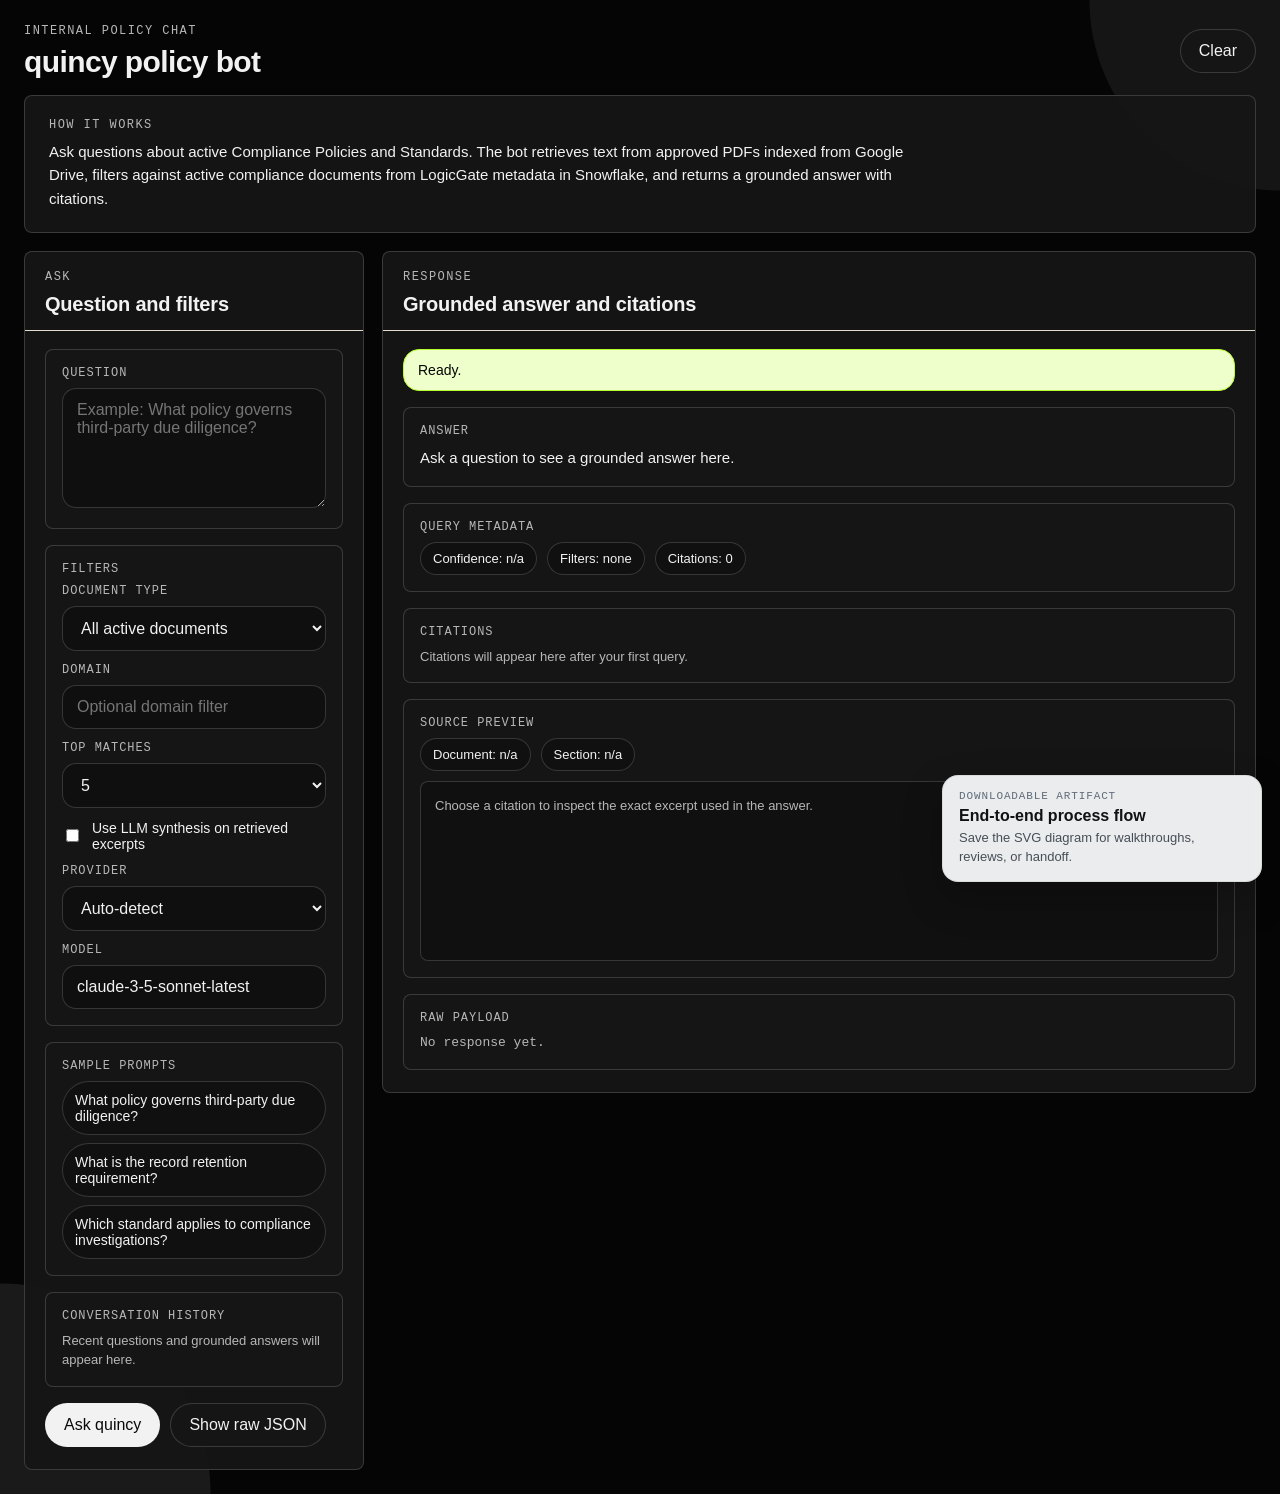
<file: ui/policy_bot_chat.html>
<!DOCTYPE html>
<html lang="en">
<head>
  <meta charset="UTF-8" />
  <meta name="viewport" content="width=device-width, initial-scale=1.0" />
  <title>quincy policy bot</title>
  <link rel="stylesheet" href="/assets/styles/block-theme-static.css" />
  <style>
    :root {
      --bg: #050505;
      --panel: rgba(22, 22, 22, 0.95);
      --panel-2: rgba(15, 15, 15, 0.96);
      --line: rgba(255, 255, 255, 0.16);
      --ink: #f2f2f2;
      --muted: #b7b7b7;
      --accent: #f2f2f2;
      --accent-soft: #141414;
      --ok: #b8ff2c;
      --ok-soft: #efffcb;
      --warn: var(--color-text-warning);
      --danger: var(--color-text-danger);
      --shadow: 0 10px 32px rgba(0, 0, 0, 0.5);
    }

    * { box-sizing: border-box; }
    body {
      margin: 0;
      font-family: var(--font-sans);
      color: var(--ink);
      background:
        radial-gradient(circle at left bottom, #1a1a1a 0 210px, transparent 211px),
        radial-gradient(circle at right top, #151515 0 190px, transparent 191px),
        var(--bg);
    }

    button, input, select, textarea { font: inherit; }

    .page {
      max-width: 1440px;
      margin: 0 auto;
      padding: 24px;
    }

    .topbar {
      display: flex;
      justify-content: space-between;
      align-items: center;
      gap: 16px;
      margin-bottom: 18px;
    }

    .eyebrow {
      text-transform: uppercase;
      letter-spacing: 0.12em;
      font-size: 12px;
      color: var(--muted);
      margin: 0 0 8px;
      font-family: var(--font-mono);
    }

    h1 {
      margin: 0;
      font-size: 30px;
      line-height: 1.04;
      letter-spacing: -0.02em;
      font-weight: 700;
    }

    .ghost-btn, .primary-btn, .secondary-btn, .chip-btn {
      border-radius: 999px;
      border: 1px solid var(--line);
      background: #0f0f0f;
      color: var(--ink);
      padding: 12px 18px;
      cursor: pointer;
      transition: 0.18s ease;
      text-decoration: none;
    }

    .primary-btn {
      background: var(--accent);
      color: #0a0a0a;
      border-color: transparent;
    }

    .secondary-btn {
      background: var(--accent-soft);
    }

    .ghost-btn:hover, .primary-btn:hover, .secondary-btn:hover, .chip-btn:hover {
      transform: translateY(-1px);
      box-shadow: 0 8px 20px rgba(26, 31, 27, 0.08);
    }

    .hero {
      background: var(--panel);
      border: 1px solid var(--line);
      border-radius: 8px;
      padding: 22px 24px;
      box-shadow: var(--shadow);
      color: var(--ink);
      margin-bottom: 18px;
    }

    .hero-copy {
      max-width: 860px;
      color: var(--ink);
      line-height: 1.55;
      font-size: 15px;
    }

    .layout {
      display: grid;
      grid-template-columns: 340px minmax(0, 1fr);
      gap: 18px;
      align-items: start;
    }

    .panel {
      background: var(--panel);
      border: 1px solid var(--line);
      border-radius: 8px;
      box-shadow: var(--shadow);
      color: var(--ink);
      overflow: hidden;
    }

    .panel-header {
      padding: 18px 20px 14px;
      border-bottom: 1px solid #e4ddcf;
    }

    .panel-title {
      margin: 0;
      font-size: 20px;
      line-height: 1.2;
      letter-spacing: -0.01em;
    }

    .panel-body {
      padding: 18px 20px 22px;
      display: grid;
      gap: 16px;
    }

    .card {
      background: var(--panel-2);
      border: 1px solid var(--line);
      border-radius: 8px;
      padding: 16px;
    }

    .ghost-btn, .secondary-btn, .chip-btn, .chip, .hero, .panel, .card,
    .field, .textarea, .citation {
      background: var(--panel);
      color: var(--ink);
      border-color: var(--line);
      box-shadow: none;
    }

    .primary-btn {
      background: var(--accent);
      color: #0a0a0a;
      border-color: transparent;
    }

    input, textarea, select {
      background: #0f0f0f;
      color: var(--ink);
      border: 1px solid var(--line);
      border-radius: 4px;
    }

    .card-label {
      font-size: 12px;
      text-transform: uppercase;
      letter-spacing: 0.08em;
      color: var(--muted);
      margin-bottom: 8px;
      font-family: var(--font-mono);
    }

    .field, .textarea {
      width: 100%;
      border-radius: 14px;
      border: 1px solid var(--line);
      background: #0f0f0f;
      color: var(--ink);
      padding: 12px 14px;
    }

    .textarea {
      min-height: 120px;
      resize: vertical;
    }

    .filter-grid {
      display: grid;
      gap: 12px;
    }

    .row {
      display: flex;
      gap: 10px;
      align-items: center;
      flex-wrap: wrap;
    }

    .toggle {
      display: flex;
      align-items: center;
      gap: 10px;
      font-size: 14px;
    }

    .sample-list {
      display: grid;
      gap: 8px;
    }

    .history-list {
      display: grid;
      gap: 8px;
    }

    .history-item {
      display: grid;
      gap: 6px;
      padding: 10px 12px;
      border: 1px solid var(--line);
      border-radius: 8px;
      background: #101010;
      cursor: pointer;
    }

    .history-item.active {
      border-color: rgba(255, 255, 255, 0.28);
      box-shadow: inset 0 0 0 1px rgba(255, 255, 255, 0.14);
    }

    .history-question {
      font-size: 14px;
      line-height: 1.45;
    }

    .history-meta {
      font-size: 12px;
      color: var(--muted);
    }

    .chip-btn {
      text-align: left;
      padding: 10px 12px;
      font-size: 14px;
      background: #101010;
    }

    .status-banner {
      display: none;
      padding: 12px 14px;
      border-radius: 16px;
      font-size: 14px;
    }

    .status-banner.ok {
      display: block;
      background: var(--ok-soft);
      color: #050505;
      border: 1px solid #b8ff2c;
    }

    .status-banner.error {
      display: block;
      background: #ffe8e6;
      color: var(--danger);
      border: 1px solid var(--color-border-danger);
    }

    .answer {
      font-size: 15px;
      line-height: 1.6;
      white-space: pre-wrap;
    }

    .meta-strip {
      display: flex;
      gap: 10px;
      flex-wrap: wrap;
    }

    .chip {
      border-radius: 999px;
      border: 1px solid var(--line);
      padding: 8px 12px;
      background: #101010;
      font-size: 13px;
    }

    .chip.ok {
      background: var(--ok-soft);
      border-color: #b8ff2c;
      color: #050505;
    }

    .chip.warn {
      background: #fff4d5;
      border-color: var(--color-border-warning);
      color: #7b5200;
    }

    .citation-list {
      display: grid;
      gap: 12px;
    }

    .citation {
      background: #101010;
      border: 1px solid var(--line);
      border-radius: 16px;
      padding: 14px;
    }

    .citation.active {
      border-color: rgba(255, 255, 255, 0.26);
      box-shadow: inset 0 0 0 1px rgba(255, 255, 255, 0.14);
    }

    .citation-title {
      font-size: 16px;
      font-weight: 600;
      margin-bottom: 8px;
    }

    .citation-meta {
      display: grid;
      gap: 4px;
      font-size: 13px;
      color: var(--muted);
      margin-bottom: 10px;
    }

    .citation-excerpt {
      font-size: 14px;
      line-height: 1.5;
      color: var(--ink);
      margin-bottom: 10px;
    }

    .source-preview {
      display: grid;
      gap: 10px;
    }

    .preview-shell {
      border: 1px solid var(--line);
      border-radius: 8px;
      background: #101010;
      padding: 14px;
      min-height: 180px;
    }

    .preview-title {
      font-size: 15px;
      font-weight: 600;
      margin-bottom: 8px;
    }

    .preview-excerpt {
      font-size: 14px;
      line-height: 1.6;
      white-space: pre-wrap;
    }

    .link-row {
      display: flex;
      gap: 10px;
      flex-wrap: wrap;
    }

    .link-row a {
      color: var(--ink);
      text-decoration: none;
      border-bottom: 1px solid #cfc7b8;
      font-size: 13px;
    }

    .muted {
      color: var(--muted);
      font-size: 13px;
      line-height: 1.5;
    }

    @media (max-width: 1120px) {
      .layout {
        grid-template-columns: 1fr;
      }
    }
  </style>
</head>
<body>
  <div class="page">
    <div class="topbar">
      <div>
        <p class="eyebrow">Internal Policy Chat</p>
        <h1>quincy policy bot</h1>
      </div>
      <button class="ghost-btn" id="clearBtn">Clear</button>
    </div>

    <section class="hero">
      <p class="eyebrow">How It Works</p>
      <div class="hero-copy">
        Ask questions about active Compliance Policies and Standards. The bot retrieves text from approved PDFs indexed from Google Drive, filters against active compliance documents from LogicGate metadata in Snowflake, and returns a grounded answer with citations.
      </div>
    </section>

    <div class="layout">
      <aside class="panel">
        <div class="panel-header">
          <p class="eyebrow">Ask</p>
          <h2 class="panel-title">Question and filters</h2>
        </div>
        <div class="panel-body">
          <div class="card">
            <div class="card-label">Question</div>
            <textarea id="questionInput" class="textarea" placeholder="Example: What policy governs third-party due diligence?"></textarea>
          </div>

          <div class="card">
            <div class="card-label">Filters</div>
            <div class="filter-grid">
              <div>
                <div class="card-label">Document type</div>
                <select id="documentType" class="field">
                  <option value="">All active documents</option>
                  <option value="Policy">Policy</option>
                  <option value="Standard">Standard</option>
                </select>
              </div>
              <div>
                <div class="card-label">Domain</div>
                <input id="domainInput" class="field" type="text" placeholder="Optional domain filter" />
              </div>
              <div>
                <div class="card-label">Top matches</div>
                <select id="topK" class="field">
                  <option value="3">3</option>
                  <option value="5" selected>5</option>
                  <option value="8">8</option>
                </select>
              </div>
              <label class="toggle">
                <input id="useLlm" type="checkbox" />
                <span>Use LLM synthesis on retrieved excerpts</span>
              </label>
              <div>
                <div class="card-label">Provider</div>
                <select id="providerInput" class="field">
                  <option value="auto" selected>Auto-detect</option>
                  <option value="anthropic">Anthropic</option>
                  <option value="openai">OpenAI</option>
                </select>
              </div>
              <div>
                <div class="card-label">Model</div>
                <input id="modelInput" class="field" type="text" value="claude-3-5-sonnet-latest" />
              </div>
            </div>
          </div>

          <div class="card">
            <div class="card-label">Sample prompts</div>
            <div class="sample-list">
              <button class="chip-btn" data-question="What policy governs third-party due diligence?">What policy governs third-party due diligence?</button>
              <button class="chip-btn" data-question="What is the record retention requirement?">What is the record retention requirement?</button>
              <button class="chip-btn" data-question="Which standard applies to compliance investigations?">Which standard applies to compliance investigations?</button>
            </div>
          </div>

          <div class="card">
            <div class="card-label">Conversation history</div>
            <div id="historyList" class="history-list">
              <div class="muted">Recent questions and grounded answers will appear here.</div>
            </div>
          </div>

          <div class="row">
            <button id="askBtn" class="primary-btn">Ask quincy</button>
            <button id="jsonBtn" class="secondary-btn">Show raw JSON</button>
          </div>
        </div>
      </aside>

      <main class="panel">
        <div class="panel-header">
          <p class="eyebrow">Response</p>
          <h2 class="panel-title">Grounded answer and citations</h2>
        </div>
        <div class="panel-body">
          <div id="statusBanner" class="status-banner ok">Ready.</div>

          <div class="card">
            <div class="card-label">Answer</div>
            <div id="answerText" class="answer">Ask a question to see a grounded answer here.</div>
          </div>

          <div class="card">
            <div class="card-label">Query metadata</div>
            <div class="meta-strip">
              <span id="confidenceChip" class="chip">Confidence: n/a</span>
              <span id="filtersChip" class="chip">Filters: none</span>
              <span id="citationsChip" class="chip">Citations: 0</span>
            </div>
          </div>

          <div class="card">
            <div class="card-label">Citations</div>
            <div id="citationList" class="citation-list">
              <div class="muted">Citations will appear here after your first query.</div>
            </div>
          </div>

          <div class="card">
            <div class="card-label">Source preview</div>
            <div class="source-preview">
              <div class="meta-strip">
                <span id="previewTitleChip" class="chip">Document: n/a</span>
                <span id="previewSectionChip" class="chip">Section: n/a</span>
              </div>
              <div id="sourcePreview" class="preview-shell">
                <div class="muted">Choose a citation to inspect the exact excerpt used in the answer.</div>
              </div>
            </div>
          </div>

          <div class="card">
            <div class="card-label">Raw payload</div>
            <pre id="jsonOutput" class="muted" style="white-space: pre-wrap; margin: 0;">No response yet.</pre>
          </div>
        </div>
      </main>
    </div>
  </div>

  <script>
    const els = {
      questionInput: document.getElementById("questionInput"),
      documentType: document.getElementById("documentType"),
      domainInput: document.getElementById("domainInput"),
      topK: document.getElementById("topK"),
      useLlm: document.getElementById("useLlm"),
      providerInput: document.getElementById("providerInput"),
      modelInput: document.getElementById("modelInput"),
      askBtn: document.getElementById("askBtn"),
      jsonBtn: document.getElementById("jsonBtn"),
      clearBtn: document.getElementById("clearBtn"),
      answerText: document.getElementById("answerText"),
      confidenceChip: document.getElementById("confidenceChip"),
      filtersChip: document.getElementById("filtersChip"),
      citationsChip: document.getElementById("citationsChip"),
      citationList: document.getElementById("citationList"),
      statusBanner: document.getElementById("statusBanner"),
      jsonOutput: document.getElementById("jsonOutput"),
      historyList: document.getElementById("historyList"),
      sourcePreview: document.getElementById("sourcePreview"),
      previewTitleChip: document.getElementById("previewTitleChip"),
      previewSectionChip: document.getElementById("previewSectionChip")
    };

    const state = {
      lastPayload: null,
      history: [],
      activeHistoryId: null,
      activeCitationIndex: null
    };

    function setStatus(message, kind = "ok") {
      els.statusBanner.textContent = message;
      els.statusBanner.className = `status-banner ${kind}`;
    }

    function buildRequest() {
      return {
        question: els.questionInput.value.trim(),
        document_type: els.documentType.value || null,
        domain: els.domainInput.value.trim() || null,
        top_k: Number(els.topK.value),
        use_llm: els.useLlm.checked,
        provider: els.providerInput.value || "auto",
        model: els.modelInput.value.trim() || "claude-3-5-sonnet-latest",
        no_log: false
      };
    }

    async function askQuestion(showJsonOnly = false) {
      const payload = buildRequest();
      if (!payload.question) {
        setStatus("Add a question first.", "error");
        return;
      }

      setStatus("Searching active policy content...", "ok");
      els.askBtn.disabled = true;
      els.jsonBtn.disabled = true;

      try {
        const response = await fetch("/api/query", {
          method: "POST",
          headers: { "Content-Type": "application/json" },
          body: JSON.stringify(payload)
        });

        const data = await response.json();
        if (!response.ok) {
          throw new Error(data.error || "Request failed.");
        }

        state.lastPayload = data;
        saveHistoryEntry(payload, data);
        renderPayload(data, showJsonOnly);
        setStatus("Answer ready.", "ok");
      } catch (error) {
        setStatus(error.message || "Something went wrong.", "error");
      } finally {
        els.askBtn.disabled = false;
        els.jsonBtn.disabled = false;
      }
    }

    function renderPayload(payload, showJsonOnly = false) {
      els.answerText.textContent = payload.answer || "No answer returned.";
      els.confidenceChip.textContent = `Confidence: ${payload.confidence || "n/a"}`;
      const filters = payload.applied_filters || {};
      const filterParts = [];
      if (filters.document_type) filterParts.push(filters.document_type);
      if (filters.domain) filterParts.push(filters.domain);
      if (filters.use_llm) filterParts.push(`LLM: ${filters.provider || "auto"} · ${filters.model}`);
      els.filtersChip.textContent = `Filters: ${filterParts.length ? filterParts.join(" · ") : "none"}`;
      els.citationsChip.textContent = `Citations: ${(payload.citations || []).length}`;

      renderCitations(payload.citations || []);
      els.jsonOutput.textContent = JSON.stringify(payload, null, 2);
      renderHistory();

      if (showJsonOnly) {
        els.answerText.textContent = "Raw JSON shown below.";
      }
    }

    function renderCitations(citations) {
      if (!citations.length) {
        els.citationList.innerHTML = '<div class="muted">No citations returned for this query.</div>';
        renderSourcePreview(null, null);
        return;
      }

      els.citationList.innerHTML = citations.map((citation, index) => {
        const section = citation.section_heading ? `Section: ${escapeHtml(citation.section_heading)}` : "Section: unavailable";
        const page = citation.page_number != null ? `Page: ${citation.page_number}` : "Page: unavailable";
        const excerpt = escapeHtml(summarize(citation.chunk_text || ""));
        const pdfLink = citation.pdf_url ? `<a href="${citation.pdf_url}" target="_blank" rel="noreferrer">Open PDF</a>` : "";
        const recordText = citation.logicgate_record_id ? `LogicGate record: ${escapeHtml(citation.logicgate_record_id)}` : "LogicGate record unavailable";

        return `
          <article class="citation" data-citation-index="${index}">
            <div class="citation-title">${index + 1}. ${escapeHtml(citation.document_title || "Untitled document")}</div>
            <div class="citation-meta">
              <div>Type: ${escapeHtml(citation.document_type_label || "Unknown")}</div>
              <div>${section}</div>
              <div>${page}</div>
              <div>Publication date: ${escapeHtml(citation.publication_date || "Unknown")}</div>
              <div>${recordText}</div>
            </div>
            <div class="citation-excerpt">${excerpt}</div>
            <div class="link-row">
              <button class="chip-btn" data-preview-index="${index}">Preview source</button>
              ${pdfLink}
            </div>
          </article>
        `;
      }).join("");

      state.activeCitationIndex = 0;
      renderSourcePreview(citations[0], 0);
    }

    function renderSourcePreview(citation, index) {
      if (!citation) {
        els.previewTitleChip.textContent = "Document: n/a";
        els.previewSectionChip.textContent = "Section: n/a";
        els.sourcePreview.innerHTML = '<div class="muted">Choose a citation to inspect the exact excerpt used in the answer.</div>';
        return;
      }

      state.activeCitationIndex = index;
      els.previewTitleChip.textContent = `Document: ${citation.document_title || "Untitled"}`;
      els.previewSectionChip.textContent = `Section: ${citation.section_heading || "Unavailable"}`;
      els.sourcePreview.innerHTML = `
        <div class="preview-title">${escapeHtml(citation.document_title || "Untitled document")}</div>
        <div class="muted">Page ${citation.page_number ?? "n/a"} · ${escapeHtml(citation.document_type_label || "Unknown")} · ${escapeHtml(citation.publication_date || "Unknown date")}</div>
        <div class="preview-excerpt">${escapeHtml((citation.chunk_text || "").trim() || "No excerpt returned.")}</div>
      `;

      els.citationList.querySelectorAll("[data-citation-index]").forEach((card) => {
        card.classList.toggle("active", Number(card.dataset.citationIndex) === index);
      });
    }

    function saveHistoryEntry(request, response) {
      const entry = {
        id: crypto.randomUUID ? crypto.randomUUID() : `${Date.now()}-${Math.random()}`,
        question: request.question,
        request,
        filters: response.applied_filters || {},
        response,
        createdAt: new Date().toLocaleTimeString([], { hour: "2-digit", minute: "2-digit" })
      };

      state.history.unshift(entry);
      state.history = state.history.slice(0, 8);
      state.activeHistoryId = entry.id;
    }

    function renderHistory() {
      if (!state.history.length) {
        els.historyList.innerHTML = '<div class="muted">Recent questions and grounded answers will appear here.</div>';
        return;
      }

      els.historyList.innerHTML = state.history.map((entry) => {
        const filterParts = [];
        if (entry.filters.document_type) filterParts.push(entry.filters.document_type);
        if (entry.filters.domain) filterParts.push(entry.filters.domain);
        return `
          <button class="history-item ${entry.id === state.activeHistoryId ? "active" : ""}" data-history-id="${entry.id}">
            <div class="history-question">${escapeHtml(entry.question)}</div>
            <div class="history-meta">${entry.createdAt} · ${escapeHtml(filterParts.join(" · ") || "All active documents")} · ${escapeHtml(entry.response.confidence || "n/a")} confidence</div>
          </button>
        `;
      }).join("");
    }

    function summarize(text) {
      const normalized = text.replace(/\s+/g, " ").trim();
      if (normalized.length <= 240) return normalized;
      return `${normalized.slice(0, 239).trim()}…`;
    }

    function escapeHtml(text) {
      return String(text)
        .replaceAll("&", "&amp;")
        .replaceAll("<", "&lt;")
        .replaceAll(">", "&gt;")
        .replaceAll('"', "&quot;")
        .replaceAll("'", "&#039;");
    }

    document.querySelectorAll("[data-question]").forEach((button) => {
      button.addEventListener("click", () => {
        els.questionInput.value = button.dataset.question;
      });
    });

    els.citationList.addEventListener("click", (event) => {
      const previewButton = event.target.closest("[data-preview-index]");
      if (!previewButton || !state.lastPayload) return;
      const index = Number(previewButton.dataset.previewIndex);
      renderSourcePreview((state.lastPayload.citations || [])[index], index);
    });

    els.historyList.addEventListener("click", (event) => {
      const item = event.target.closest("[data-history-id]");
      if (!item) return;
      const entry = state.history.find((record) => record.id === item.dataset.historyId);
      if (!entry) return;

      state.activeHistoryId = entry.id;
      state.lastPayload = entry.response;
      els.questionInput.value = entry.question;
      els.documentType.value = entry.request.document_type || "";
      els.domainInput.value = entry.request.domain || "";
      els.topK.value = String(entry.request.top_k || 5);
      els.useLlm.checked = Boolean(entry.request.use_llm);
      els.providerInput.value = entry.request.provider || "auto";
      els.modelInput.value = entry.request.model || "claude-3-5-sonnet-latest";
      renderPayload(entry.response, false);
      setStatus(`Loaded history item from ${entry.createdAt}.`, "ok");
    });

    els.askBtn.addEventListener("click", () => askQuestion(false));
    els.jsonBtn.addEventListener("click", () => askQuestion(true));
    els.clearBtn.addEventListener("click", () => {
      els.questionInput.value = "";
      els.domainInput.value = "";
      els.documentType.value = "";
      els.topK.value = "5";
      els.useLlm.checked = false;
      els.providerInput.value = "auto";
      els.modelInput.value = "claude-3-5-sonnet-latest";
      els.answerText.textContent = "Ask a question to see a grounded answer here.";
      els.confidenceChip.textContent = "Confidence: n/a";
      els.filtersChip.textContent = "Filters: none";
      els.citationsChip.textContent = "Citations: 0";
      els.citationList.innerHTML = '<div class="muted">Citations will appear here after your first query.</div>';
      renderSourcePreview(null, null);
      els.jsonOutput.textContent = "No response yet.";
      setStatus("Ready.", "ok");
      state.lastPayload = null;
      state.activeHistoryId = null;
      renderHistory();
    });

    els.questionInput.addEventListener("keydown", (event) => {
      if ((event.metaKey || event.ctrlKey) && event.key === "Enter") {
        askQuestion(false);
      }
    });
  </script>
  <a class="process-flow-fab" href="../assets/downloads/quincy_end_to_end_process_flow.svg" download="quincy-end-to-end-process-flow.svg" aria-label="Download end-to-end process flow diagram">
    <span class="process-flow-fab-kicker">Downloadable artifact</span>
    <strong class="process-flow-fab-title">End-to-end process flow</strong>
    <span class="process-flow-fab-copy">Save the SVG diagram for walkthroughs, reviews, or handoff.</span>
  </a>
</body>
</html>
</file>
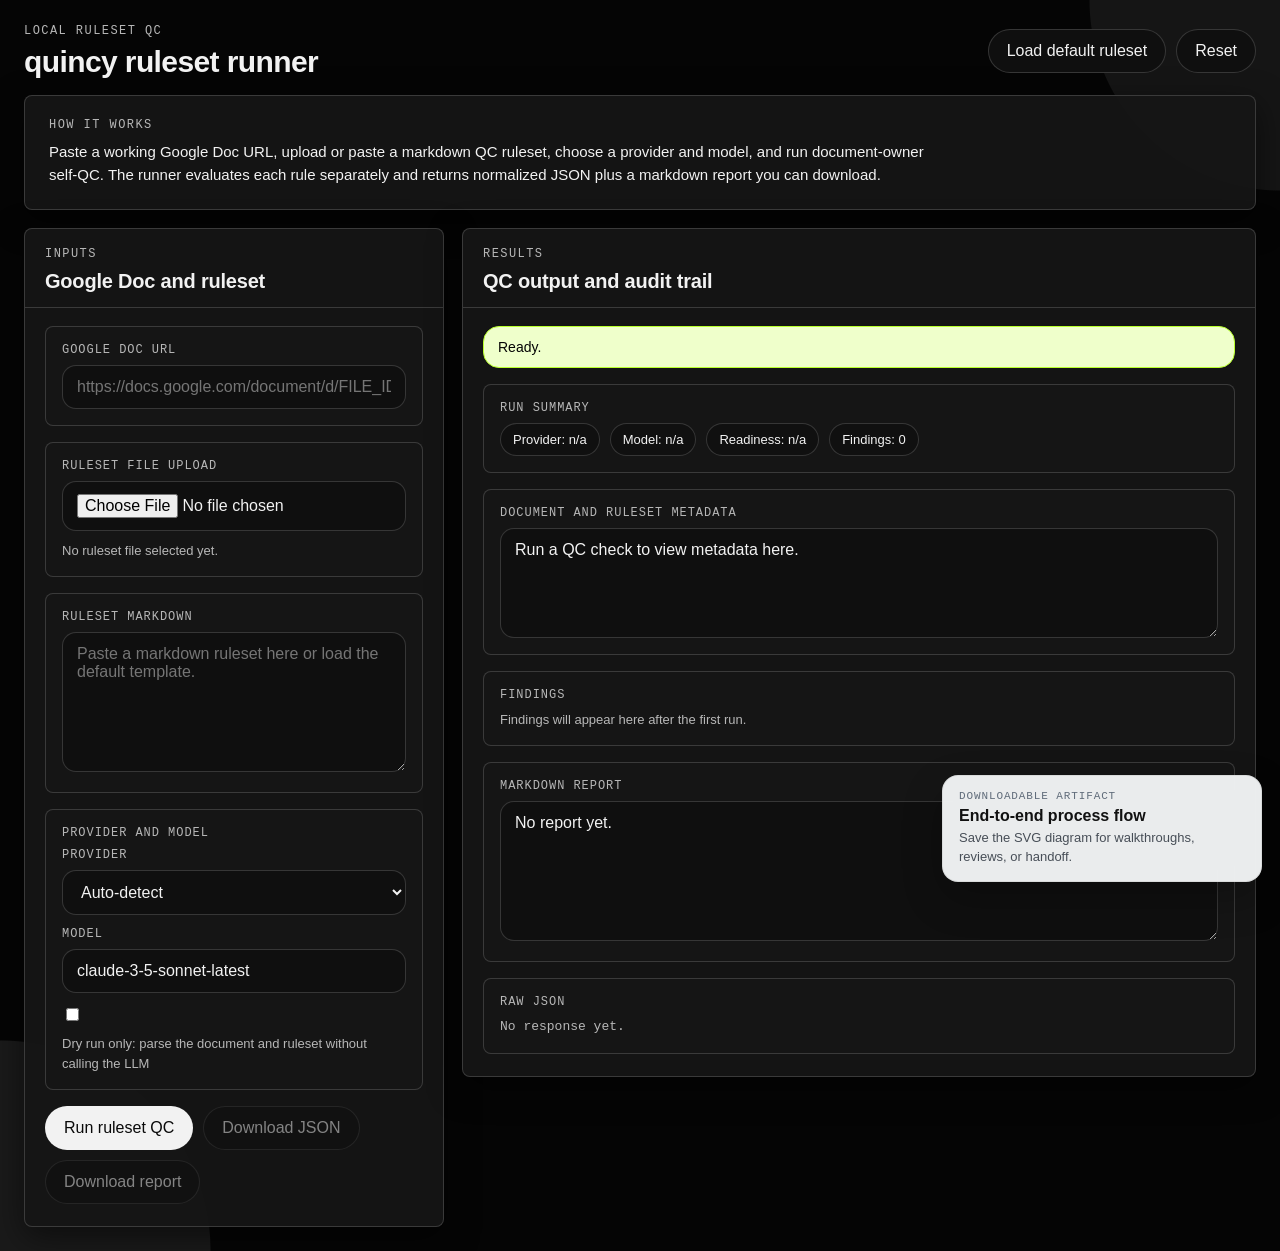
<file: ui/ruleset_qc.html>
<!DOCTYPE html>
<html lang="en">
<head>
  <meta charset="UTF-8" />
  <meta name="viewport" content="width=device-width, initial-scale=1.0" />
  <title>quincy ruleset QC</title>
  <link rel="stylesheet" href="/assets/styles/block-theme-static.css" />
  <style>
    :root {
      --bg: #050505;
      --panel: rgba(22, 22, 22, 0.95);
      --panel-2: rgba(15, 15, 15, 0.96);
      --line: rgba(255, 255, 255, 0.16);
      --ink: #f2f2f2;
      --muted: #b7b7b7;
      --accent: #f2f2f2;
      --accent-soft: #141414;
      --ok: #b8ff2c;
      --ok-soft: #efffcb;
      --warn-soft: #fff4d5;
      --danger: var(--color-text-danger);
      --shadow: 0 10px 32px rgba(0, 0, 0, 0.5);
    }

    * { box-sizing: border-box; }
    body {
      margin: 0;
      font-family: var(--font-sans);
      color: var(--ink);
      background:
        radial-gradient(circle at left bottom, #1a1a1a 0 210px, transparent 211px),
        radial-gradient(circle at right top, #151515 0 190px, transparent 191px),
        var(--bg);
    }

    button, input, select, textarea { font: inherit; }

    .page {
      max-width: 1520px;
      margin: 0 auto;
      padding: 24px;
    }

    .topbar {
      display: flex;
      justify-content: space-between;
      align-items: center;
      gap: 16px;
      margin-bottom: 18px;
    }

    .eyebrow {
      text-transform: uppercase;
      letter-spacing: 0.12em;
      font-size: 12px;
      color: var(--muted);
      margin: 0 0 8px;
      font-family: var(--font-mono);
    }

    h1 {
      margin: 0;
      font-size: 30px;
      line-height: 1.04;
      letter-spacing: -0.02em;
      font-weight: 700;
    }

    .hero, .panel, .card, .finding, .status-banner, .chip, .ghost-btn, .secondary-btn {
      background: var(--panel);
      color: var(--ink);
      border-color: var(--line);
      box-shadow: none;
    }

    .hero, .panel {
      border: 1px solid var(--line);
      border-radius: 8px;
      box-shadow: var(--shadow);
    }

    .hero {
      padding: 22px 24px;
      margin-bottom: 18px;
    }

    .hero-copy {
      max-width: 900px;
      font-size: 15px;
      line-height: 1.55;
    }

    .layout {
      display: grid;
      grid-template-columns: 420px minmax(0, 1fr);
      gap: 18px;
      align-items: start;
    }

    .panel {
      overflow: hidden;
    }

    .panel-header {
      padding: 18px 20px 14px;
      border-bottom: 1px solid var(--line);
    }

    .panel-title {
      margin: 0;
      font-size: 20px;
      line-height: 1.2;
      letter-spacing: -0.01em;
    }

    .panel-body {
      padding: 18px 20px 22px;
      display: grid;
      gap: 16px;
    }

    .card {
      border: 1px solid var(--line);
      border-radius: 8px;
      padding: 16px;
    }

    .card-label {
      font-size: 12px;
      text-transform: uppercase;
      letter-spacing: 0.08em;
      color: var(--muted);
      margin-bottom: 8px;
      font-family: var(--font-mono);
    }

    .field, .textarea {
      width: 100%;
      border-radius: 14px;
      border: 1px solid var(--line);
      background: #0f0f0f;
      color: var(--ink);
      padding: 12px 14px;
    }

    .textarea {
      min-height: 140px;
      resize: vertical;
    }

    .small-textarea {
      min-height: 110px;
    }

    .grid {
      display: grid;
      gap: 12px;
    }

    .row, .meta-strip, .action-row {
      display: flex;
      gap: 10px;
      flex-wrap: wrap;
      align-items: center;
    }

    .primary-btn, .ghost-btn, .secondary-btn, .small-btn {
      border-radius: 999px;
      border: 1px solid var(--line);
      background: #0f0f0f;
      color: var(--ink);
      padding: 12px 18px;
      cursor: pointer;
      transition: 0.18s ease;
      text-decoration: none;
    }

    .primary-btn {
      background: var(--accent);
      color: #0a0a0a;
      border-color: transparent;
    }

    .small-btn {
      padding: 8px 12px;
      font-size: 13px;
    }

    .primary-btn:disabled,
    .ghost-btn:disabled,
    .secondary-btn:disabled,
    .small-btn:disabled {
      opacity: 0.5;
      cursor: not-allowed;
    }

    .status-banner {
      display: block;
      padding: 12px 14px;
      border-radius: 16px;
      font-size: 14px;
      background: var(--ok-soft);
      color: #050505;
      border: 1px solid #b8ff2c;
    }

    .chip {
      border-radius: 999px;
      border: 1px solid var(--line);
      padding: 8px 12px;
      background: #101010;
      font-size: 13px;
    }

    .chip.ok {
      background: var(--ok-soft);
      border-color: #b8ff2c;
      color: #050505;
    }

    .chip.warn {
      background: var(--warn-soft);
      border-color: var(--color-border-warning);
      color: #7b5200;
    }

    .chip.danger {
      background: #ffe8e6;
      border-color: var(--color-border-danger);
      color: var(--danger);
    }

    .finding-list {
      display: grid;
      gap: 12px;
    }

    .finding {
      border: 1px solid var(--line);
      border-radius: 16px;
      padding: 14px;
      background: #101010;
    }

    .finding.must {
      background: linear-gradient(180deg, rgba(249, 75, 75, 0.16) 0%, rgba(16, 16, 16, 0.98) 44%, #101010 100%);
      border-color: var(--color-border-danger);
    }

    .finding.recommended {
      background: linear-gradient(180deg, rgba(255, 244, 213, 0.12) 0%, #101010 44%);
      border-color: var(--color-border-warning);
    }

    .finding.info {
      background: linear-gradient(180deg, rgba(184, 255, 44, 0.08) 0%, #101010 44%);
      border-color: rgba(184, 255, 44, 0.4);
    }

    .finding-title {
      font-size: 16px;
      margin: 8px 0;
      font-weight: 600;
    }

    .finding-body {
      font-size: 14px;
      line-height: 1.55;
      white-space: pre-wrap;
    }

    pre.json-shell {
      margin: 0;
      white-space: pre-wrap;
      font-size: 13px;
      line-height: 1.55;
      color: var(--muted);
    }

    .muted {
      color: var(--muted);
      font-size: 13px;
      line-height: 1.5;
    }

    @media (max-width: 1180px) {
      .layout {
        grid-template-columns: 1fr;
      }
    }
  </style>
</head>
<body>
  <div class="page">
    <div class="topbar">
      <div>
        <p class="eyebrow">Local Ruleset QC</p>
        <h1>quincy ruleset runner</h1>
      </div>
      <div class="row">
        <button class="ghost-btn" id="loadDefaultBtn" type="button">Load default ruleset</button>
        <button class="ghost-btn" id="resetBtn" type="button">Reset</button>
      </div>
    </div>

    <section class="hero">
      <p class="eyebrow">How It Works</p>
      <div class="hero-copy">
        Paste a working Google Doc URL, upload or paste a markdown QC ruleset, choose a provider and model, and run document-owner self-QC. The runner evaluates each rule separately and returns normalized JSON plus a markdown report you can download.
      </div>
    </section>

    <div class="layout">
      <aside class="panel">
        <div class="panel-header">
          <p class="eyebrow">Inputs</p>
          <h2 class="panel-title">Google Doc and ruleset</h2>
        </div>
        <div class="panel-body">
          <div class="card">
            <div class="card-label">Google Doc URL</div>
            <input id="googleDocUrl" class="field" type="text" placeholder="https://docs.google.com/document/d/FILE_ID/edit" />
          </div>

          <div class="card">
            <div class="card-label">Ruleset file upload</div>
            <input id="rulesetFile" class="field" type="file" accept=".md,text/markdown,.txt" />
            <div class="muted" id="rulesetFileName" style="margin-top:10px;">No ruleset file selected yet.</div>
          </div>

          <div class="card">
            <div class="card-label">Ruleset markdown</div>
            <textarea id="rulesetText" class="textarea" placeholder="Paste a markdown ruleset here or load the default template."></textarea>
          </div>

          <div class="card">
            <div class="card-label">Provider and model</div>
            <div class="grid">
              <div>
                <div class="card-label">Provider</div>
                <select id="providerInput" class="field">
                  <option value="auto" selected>Auto-detect</option>
                  <option value="anthropic">Anthropic</option>
                  <option value="openai">OpenAI</option>
                </select>
              </div>
              <div>
                <div class="card-label">Model</div>
                <input id="modelInput" class="field" type="text" value="claude-3-5-sonnet-latest" />
              </div>
              <label class="row muted">
                <input id="dryRunInput" type="checkbox" />
                <span>Dry run only: parse the document and ruleset without calling the LLM</span>
              </label>
            </div>
          </div>

          <div class="action-row">
            <button class="primary-btn" id="runBtn" type="button">Run ruleset QC</button>
            <button class="secondary-btn" id="downloadJsonBtn" type="button" disabled>Download JSON</button>
            <button class="secondary-btn" id="downloadReportBtn" type="button" disabled>Download report</button>
          </div>
        </div>
      </aside>

      <main class="panel">
        <div class="panel-header">
          <p class="eyebrow">Results</p>
          <h2 class="panel-title">QC output and audit trail</h2>
        </div>
        <div class="panel-body">
          <div id="statusBanner" class="status-banner">Ready.</div>

          <div class="card">
            <div class="card-label">Run summary</div>
            <div class="meta-strip">
              <span class="chip" id="providerChip">Provider: n/a</span>
              <span class="chip" id="modelChip">Model: n/a</span>
              <span class="chip" id="readinessChip">Readiness: n/a</span>
              <span class="chip" id="findingCountChip">Findings: 0</span>
            </div>
          </div>

          <div class="card">
            <div class="card-label">Document and ruleset metadata</div>
            <div class="grid">
              <textarea id="metadataText" class="textarea small-textarea" readonly spellcheck="false">Run a QC check to view metadata here.</textarea>
            </div>
          </div>

          <div class="card">
            <div class="card-label">Findings</div>
            <div id="findingsList" class="finding-list">
              <div class="muted">Findings will appear here after the first run.</div>
            </div>
          </div>

          <div class="card">
            <div class="card-label">Markdown report</div>
            <textarea id="reportText" class="textarea" readonly spellcheck="false">No report yet.</textarea>
          </div>

          <div class="card">
            <div class="card-label">Raw JSON</div>
            <pre id="jsonOutput" class="json-shell">No response yet.</pre>
          </div>
        </div>
      </main>
    </div>
  </div>

  <script>
    const els = {
      googleDocUrl: document.getElementById("googleDocUrl"),
      rulesetFile: document.getElementById("rulesetFile"),
      rulesetFileName: document.getElementById("rulesetFileName"),
      rulesetText: document.getElementById("rulesetText"),
      providerInput: document.getElementById("providerInput"),
      modelInput: document.getElementById("modelInput"),
      dryRunInput: document.getElementById("dryRunInput"),
      runBtn: document.getElementById("runBtn"),
      loadDefaultBtn: document.getElementById("loadDefaultBtn"),
      resetBtn: document.getElementById("resetBtn"),
      downloadJsonBtn: document.getElementById("downloadJsonBtn"),
      downloadReportBtn: document.getElementById("downloadReportBtn"),
      statusBanner: document.getElementById("statusBanner"),
      providerChip: document.getElementById("providerChip"),
      modelChip: document.getElementById("modelChip"),
      readinessChip: document.getElementById("readinessChip"),
      findingCountChip: document.getElementById("findingCountChip"),
      metadataText: document.getElementById("metadataText"),
      findingsList: document.getElementById("findingsList"),
      reportText: document.getElementById("reportText"),
      jsonOutput: document.getElementById("jsonOutput")
    };

    const state = {
      lastPayload: null,
      lastReport: ""
    };

    function setStatus(message, kind = "ok") {
      els.statusBanner.textContent = message;
      if (kind === "error") {
        els.statusBanner.style.background = "#ffe8e6";
        els.statusBanner.style.borderColor = "var(--color-border-danger)";
        els.statusBanner.style.color = "var(--danger)";
      } else if (kind === "warn") {
        els.statusBanner.style.background = "var(--warn-soft)";
        els.statusBanner.style.borderColor = "var(--color-border-warning)";
        els.statusBanner.style.color = "#7b5200";
      } else {
        els.statusBanner.style.background = "var(--ok-soft)";
        els.statusBanner.style.borderColor = "#b8ff2c";
        els.statusBanner.style.color = "#050505";
      }
    }

    async function loadDefaultRuleset() {
      try {
        const response = await fetch("/api/default-ruleset");
        const data = await response.json();
        if (!response.ok) throw new Error(data.error || "Unable to load the default ruleset.");
        els.rulesetText.value = data.content || "";
        els.rulesetFileName.textContent = `Loaded default template: ${data.name}`;
        setStatus("Default ruleset loaded.", "ok");
      } catch (error) {
        setStatus(error.message || "Unable to load the default ruleset.", "error");
      }
    }

    function buildRequest() {
      return {
        google_doc_url: els.googleDocUrl.value.trim(),
        ruleset_text: els.rulesetText.value,
        provider: els.providerInput.value || "auto",
        model: els.modelInput.value.trim() || "claude-3-5-sonnet-latest",
        dry_run: els.dryRunInput.checked
      };
    }

    async function runQc() {
      const request = buildRequest();
      if (!request.google_doc_url) {
        setStatus("Add a Google Doc URL first.", "error");
        return;
      }
      if (!request.ruleset_text.trim()) {
        setStatus("Upload or paste a markdown ruleset first.", "error");
        return;
      }

      els.runBtn.disabled = true;
      setStatus(request.dry_run ? "Parsing document and ruleset..." : "Running ruleset QC...", "ok");

      try {
        const response = await fetch("/api/run", {
          method: "POST",
          headers: { "Content-Type": "application/json" },
          body: JSON.stringify(request)
        });
        const data = await response.json();
        if (!response.ok) throw new Error(data.error || "Ruleset QC run failed.");

        state.lastPayload = data.payload;
        state.lastReport = data.report_markdown || "";
        renderResults(data.payload, data.report_markdown || "");
        setStatus(request.dry_run ? "Dry run complete." : "Ruleset QC complete.", "ok");
      } catch (error) {
        setStatus(error.message || "Ruleset QC run failed.", "error");
      } finally {
        els.runBtn.disabled = false;
      }
    }

    function renderResults(payload, reportMarkdown) {
      els.jsonOutput.textContent = JSON.stringify(payload, null, 2);
      els.reportText.value = reportMarkdown || "No markdown report was generated for this run.";

      if (payload.run_metadata) {
        els.providerChip.textContent = `Provider: ${payload.run_metadata.provider || "n/a"}`;
        els.modelChip.textContent = `Model: ${payload.run_metadata.model || "n/a"}`;
      } else {
        els.providerChip.textContent = "Provider: dry run";
        els.modelChip.textContent = "Model: skipped";
      }

      if (payload.summary) {
        els.readinessChip.textContent = `Readiness: ${payload.summary.overall_readiness}`;
        els.readinessChip.className = `chip ${payload.summary.must_fix_count > 0 ? "danger" : payload.summary.recommended_count > 0 ? "warn" : "ok"}`;
        const total = (payload.summary.must_fix_count || 0) + (payload.summary.recommended_count || 0) + (payload.summary.info_count || 0);
        els.findingCountChip.textContent = `Findings: ${total}`;
      } else {
        els.readinessChip.textContent = "Readiness: dry run";
        els.readinessChip.className = "chip";
        els.findingCountChip.textContent = `Rules: ${(payload.rules || []).length}`;
      }

      els.metadataText.value = buildMetadataText(payload);
      renderFindings(payload.findings || []);
      els.downloadJsonBtn.disabled = false;
      els.downloadReportBtn.disabled = !reportMarkdown;
    }

    function buildMetadataText(payload) {
      const documentMetadata = payload.document_metadata || {};
      const rulesetMetadata = payload.ruleset_metadata || {};
      const runMetadata = payload.run_metadata || {};
      const lines = [
        `Document title: ${documentMetadata.document_title || "Unknown"}`,
        `Google Doc URL: ${documentMetadata.google_doc_url || "Unknown"}`,
        `Document ID: ${documentMetadata.document_id || "Unknown"}`,
        `Ruleset: ${rulesetMetadata.name || "Unknown"} v${rulesetMetadata.version || "Unknown"}`,
        `Document type: ${rulesetMetadata.document_type || documentMetadata.document_type || "Unknown"}`,
        `Provider: ${runMetadata.provider || "Dry run"}`,
        `Model: ${runMetadata.model || "Skipped"}`,
        `Run timestamp: ${runMetadata.run_timestamp || "Not generated"}`
      ];
      return lines.join("\n");
    }

    function renderFindings(findings) {
      if (!findings.length) {
        els.findingsList.innerHTML = '<div class="muted">No findings were returned. In dry run mode, this is expected because the LLM step is skipped.</div>';
        return;
      }

      els.findingsList.innerHTML = findings.map((finding) => `
        <article class="finding ${escapeHtml(finding.severity || "info")}">
          <div class="row">
            <span class="chip ${finding.severity === "must" ? "danger" : finding.severity === "recommended" ? "warn" : "ok"}">${escapeHtml(finding.severity || "info")}</span>
            <span class="chip ${finding.status === "fail" ? "danger" : "ok"}">${escapeHtml(finding.status || "unknown")}</span>
            <span class="chip">${escapeHtml(finding.rule_id || "rule")}</span>
          </div>
          <div class="finding-title">${escapeHtml(finding.title || "Untitled rule")}</div>
          <div class="finding-body">Finding: ${escapeHtml(finding.finding || "No finding text returned.")}</div>
          <div class="finding-body">Evidence: ${escapeHtml(finding.evidence || "No evidence returned.")}</div>
          <div class="finding-body">Suggested enhancement: ${escapeHtml(finding.suggested_enhancement || "None")}</div>
          <div class="finding-body">Suggested language: ${escapeHtml(finding.suggested_language || "None")}</div>
        </article>
      `).join("");
    }

    function downloadFile(filename, content, mimeType) {
      const blob = new Blob([content], { type: mimeType });
      const url = URL.createObjectURL(blob);
      const link = document.createElement("a");
      link.href = url;
      link.download = filename;
      document.body.appendChild(link);
      link.click();
      link.remove();
      URL.revokeObjectURL(url);
    }

    function escapeHtml(text) {
      return String(text)
        .replaceAll("&", "&amp;")
        .replaceAll("<", "&lt;")
        .replaceAll(">", "&gt;")
        .replaceAll('"', "&quot;")
        .replaceAll("'", "&#039;");
    }

    els.rulesetFile.addEventListener("change", async (event) => {
      const file = event.target.files && event.target.files[0];
      if (!file) return;
      const text = await file.text();
      els.rulesetText.value = text;
      els.rulesetFileName.textContent = `Loaded file: ${file.name}`;
      setStatus(`Ruleset file loaded: ${file.name}`, "ok");
    });

    els.loadDefaultBtn.addEventListener("click", loadDefaultRuleset);
    els.runBtn.addEventListener("click", runQc);
    els.resetBtn.addEventListener("click", () => {
      els.googleDocUrl.value = "";
      els.rulesetFile.value = "";
      els.rulesetText.value = "";
      els.rulesetFileName.textContent = "No ruleset file selected yet.";
      els.providerInput.value = "auto";
      els.modelInput.value = "claude-3-5-sonnet-latest";
      els.dryRunInput.checked = false;
      els.metadataText.value = "Run a QC check to view metadata here.";
      els.findingsList.innerHTML = '<div class="muted">Findings will appear here after the first run.</div>';
      els.reportText.value = "No report yet.";
      els.jsonOutput.textContent = "No response yet.";
      els.providerChip.textContent = "Provider: n/a";
      els.modelChip.textContent = "Model: n/a";
      els.readinessChip.textContent = "Readiness: n/a";
      els.readinessChip.className = "chip";
      els.findingCountChip.textContent = "Findings: 0";
      els.downloadJsonBtn.disabled = true;
      els.downloadReportBtn.disabled = true;
      state.lastPayload = null;
      state.lastReport = "";
      setStatus("Ready.", "ok");
    });

    els.downloadJsonBtn.addEventListener("click", () => {
      if (!state.lastPayload) return;
      downloadFile("ruleset-qc-result.json", JSON.stringify(state.lastPayload, null, 2), "application/json;charset=utf-8");
    });

    els.downloadReportBtn.addEventListener("click", () => {
      if (!state.lastReport) return;
      downloadFile("ruleset-qc-report.md", state.lastReport, "text/markdown;charset=utf-8");
    });
  </script>
  <a class="process-flow-fab" href="../assets/downloads/quincy_end_to_end_process_flow.svg" download="quincy-end-to-end-process-flow.svg" aria-label="Download end-to-end process flow diagram">
    <span class="process-flow-fab-kicker">Downloadable artifact</span>
    <strong class="process-flow-fab-title">End-to-end process flow</strong>
    <span class="process-flow-fab-copy">Save the SVG diagram for walkthroughs, reviews, or handoff.</span>
  </a>
</body>
</html>
</file>
<file: assets/styles/step-flow.css>
:root {
  --step-bg: #22252a;
  --step-panel: rgba(50, 53, 59, 0.94);
  --step-panel-2: #3f434b;
  --step-line: rgba(255, 255, 255, 0.08);
  --step-ink: #ffffff;
  --step-muted: #a7b0b9;
  --step-accent: #e3e6ea;
  --step-accent-soft: #2b2f35;
  --step-ok: #a3d795;
  --step-warn: #ffd966;
  --step-danger: #ff6b6b;
  --step-shadow: 0 18px 40px rgba(0, 0, 0, 0.28);
}

* {
  box-sizing: border-box;
}

body {
  margin: 0;
  font-family: var(--font-sans);
  color: var(--step-ink);
  background: var(--step-bg);
  -webkit-font-smoothing: antialiased;
  text-rendering: optimizeLegibility;
}

.bg-shape {
  position: fixed;
  z-index: -1;
  border-radius: 999px;
  opacity: 0.48;
  filter: blur(0.5px);
}

.bg-shape-a {
  width: 400px;
  height: 400px;
  background: #1a1d21;
  left: -130px;
  bottom: -110px;
}

.bg-shape-b {
  width: 360px;
  height: 360px;
  background: #1f2328;
  right: -90px;
  top: -140px;
}

.page {
  width: min(980px, 94vw);
  margin: 0 auto;
  padding: 26px 0 34px;
}

.topbar {
  display: flex;
  justify-content: space-between;
  align-items: center;
  gap: 16px;
  margin-bottom: 14px;
}

.topbar-actions {
  display: flex;
  align-items: center;
  justify-content: flex-end;
  gap: 10px;
  flex-wrap: wrap;
}

.flow-breadcrumb {
  display: flex;
  flex-wrap: wrap;
  align-items: center;
  gap: 8px;
  margin-bottom: 8px;
  font-family: var(--font-mono);
  font-size: 11px;
  letter-spacing: 0.08em;
  text-transform: uppercase;
  color: var(--step-muted);
}

.flow-breadcrumb a {
  color: inherit;
  text-decoration: none;
}

.flow-breadcrumb a:hover,
.flow-breadcrumb a:focus-visible {
  color: var(--step-ink);
}

.flow-breadcrumb .current {
  color: var(--step-ink);
}

.eyebrow {
  margin: 0 0 8px;
  font-family: var(--font-mono);
  font-size: 12px;
  letter-spacing: 0.12em;
  text-transform: uppercase;
  color: var(--step-muted);
}

h1,
h2,
h3,
h4,
p {
  margin-top: 0;
}

h1 {
  margin-bottom: 0;
  font-size: 32px;
  line-height: 1.04;
  letter-spacing: -0.03em;
}

.brand-pill {
  display: inline-flex;
  align-items: center;
  justify-content: center;
  padding: 10px 14px;
  border: 1px solid var(--step-line);
  border-radius: 999px;
  background: rgba(50, 53, 59, 0.94);
}

.brand-pill img {
  display: block;
  width: auto;
  height: 20px;
  filter: invert(1);
}

.btn {
  display: inline-flex;
  align-items: center;
  justify-content: center;
  gap: 8px;
  padding: 13px 18px;
  border-radius: 8px;
  border: 1px solid var(--step-line);
  background: var(--step-bg);
  color: var(--step-ink);
  text-decoration: none;
  cursor: pointer;
  transition: transform 0.15s ease, box-shadow 0.15s ease, filter 0.15s ease;
}

.btn.primary {
  background: var(--step-accent);
  border-color: transparent;
  color: #111111;
}

.btn.secondary {
  background: var(--step-accent-soft);
}

.btn:hover,
.btn:focus-visible {
  transform: translateY(-1px);
  filter: brightness(0.95);
  box-shadow: var(--step-shadow);
}

.hero {
  display: grid;
  gap: 14px;
  padding: 24px;
  border: 1px solid var(--step-line);
  border-radius: 16px;
  background: var(--step-panel);
  box-shadow: var(--step-shadow);
  margin-bottom: 16px;
}

.hero-head {
  display: flex;
  justify-content: space-between;
  gap: 16px;
  align-items: flex-start;
}

.hero-copy {
  max-width: 720px;
  color: var(--step-muted);
  font-size: 16px;
  line-height: 1.6;
}

.record-strip {
  display: grid;
  grid-template-columns: repeat(4, minmax(0, 1fr));
  gap: 10px;
}

.record-card,
.focus-card,
.section-card,
.next-card,
.support-card {
  border: 1px solid var(--step-line);
  border-radius: 14px;
  background: var(--step-accent-soft);
  box-shadow: var(--step-shadow);
}

.record-card {
  padding: 11px 13px;
}

.record-label {
  margin-bottom: 6px;
  color: var(--step-muted);
  font-family: var(--font-mono);
  font-size: 11px;
  letter-spacing: 0.08em;
  text-transform: uppercase;
}

.record-value {
  font-size: 14px;
  line-height: 1.5;
}

.step-progress {
  display: grid;
  grid-template-columns: repeat(6, minmax(0, 1fr));
  gap: 10px;
}

.step-pill {
  display: grid;
  gap: 6px;
  padding: 11px;
  border: 1px solid var(--step-line);
  border-radius: 14px;
  background: var(--step-accent-soft);
  color: inherit;
  text-decoration: none;
}

.step-pill.done {
  background: rgba(163, 215, 149, 0.1);
  border-color: rgba(163, 215, 149, 0.26);
}

.step-pill.active {
  background: rgba(255, 255, 255, 0.08);
  border-color: rgba(255, 255, 255, 0.24);
}

.step-pill.upcoming {
  opacity: 0.86;
}

.step-pill-number {
  width: 28px;
  height: 28px;
  display: inline-flex;
  align-items: center;
  justify-content: center;
  border-radius: 999px;
  background: var(--step-panel);
  color: var(--step-ink);
  font-family: var(--font-mono);
  font-size: 11px;
  font-weight: 700;
}

.step-pill.active .step-pill-number {
  background: var(--step-accent);
  color: #111111;
}

.step-pill.done .step-pill-number {
  background: var(--step-ok);
  color: #111111;
}

.step-pill-label {
  font-size: 13px;
  line-height: 1.4;
  font-weight: 700;
}

.step-pill-state {
  color: var(--step-muted);
  font-size: 12px;
  line-height: 1.45;
}

.content-grid {
  display: grid;
  grid-template-columns: 1.15fr 0.85fr;
  gap: 16px;
  margin-bottom: 16px;
}

.section-card,
.next-card,
.support-card {
  padding: 18px;
}

.section-card h2,
.next-card h2,
.support-card h3 {
  margin-bottom: 10px;
  font-size: 22px;
  letter-spacing: -0.02em;
}

.support-card h3 {
  font-size: 18px;
}

.section-copy,
.support-copy,
.next-copy,
.callout-copy {
  color: var(--step-muted);
  font-size: 14px;
  line-height: 1.6;
}

.check-grid {
  display: grid;
  gap: 8px;
}

.check-item {
  display: grid;
  gap: 6px;
  padding: 12px;
  border: 1px solid var(--step-line);
  border-radius: 12px;
  background: rgba(255, 255, 255, 0.03);
}

.check-head {
  display: flex;
  justify-content: space-between;
  gap: 10px;
  align-items: flex-start;
}

.check-title {
  font-size: 15px;
  line-height: 1.35;
  font-weight: 700;
}

.status-badge {
  display: inline-flex;
  align-items: center;
  justify-content: center;
  padding: 4px 8px;
  border-radius: 999px;
  font-family: var(--font-mono);
  font-size: 10px;
  font-weight: 700;
  letter-spacing: 0.08em;
  text-transform: uppercase;
  border: 1px solid var(--step-line);
}

.status-badge.ok {
  background: rgba(163, 215, 149, 0.12);
  border-color: rgba(163, 215, 149, 0.3);
  color: #d8f0ca;
}

.status-badge.warn {
  background: rgba(255, 217, 102, 0.12);
  border-color: rgba(255, 217, 102, 0.3);
  color: #ffe6a1;
}

.status-badge.danger {
  background: rgba(255, 107, 107, 0.12);
  border-color: rgba(255, 107, 107, 0.28);
  color: #ffc1c1;
}

.callout {
  display: grid;
  gap: 8px;
  padding: 14px;
  border-radius: 14px;
  border: 1px solid rgba(163, 215, 149, 0.22);
  background: rgba(163, 215, 149, 0.1);
  margin-top: 12px;
}

.callout.alt {
  border-color: rgba(255, 217, 102, 0.24);
  background: rgba(255, 217, 102, 0.1);
}

.callout-title {
  font-size: 15px;
  line-height: 1.3;
  font-weight: 700;
}

.mini-list,
.artifact-list {
  display: grid;
  gap: 8px;
  margin: 0;
  padding: 0;
  list-style: none;
}

.mini-list li,
.artifact-item {
  padding: 11px 13px;
  border-radius: 12px;
  border: 1px solid var(--step-line);
  background: rgba(255, 255, 255, 0.03);
}

.artifact-item strong,
.mini-list strong {
  display: block;
  margin-bottom: 3px;
  font-size: 14px;
}

.next-card {
  display: grid;
  gap: 12px;
  align-content: start;
}

.next-actions,
.support-actions {
  display: grid;
  gap: 10px;
}

.next-actions .btn,
.support-actions .btn {
  width: 100%;
}

.footer-nav {
  display: grid;
  grid-template-columns: repeat(3, minmax(0, 1fr));
  gap: 12px;
}

.footer-card {
  padding: 16px;
  border-radius: 14px;
  border: 1px solid var(--step-line);
  background: var(--step-panel);
  box-shadow: var(--step-shadow);
  display: grid;
  gap: 10px;
}

.footer-card-title {
  font-size: 15px;
  line-height: 1.3;
  font-weight: 700;
}

.footer-card-copy {
  color: var(--step-muted);
  font-size: 13px;
  line-height: 1.55;
}

@media (max-width: 980px) {
  .record-strip,
  .step-progress,
  .footer-nav,
  .content-grid {
    grid-template-columns: 1fr;
  }

  .hero-head,
  .topbar {
    flex-direction: column;
    align-items: flex-start;
  }

  .topbar-actions {
    justify-content: flex-start;
  }
}
</file>
<file: assets/styles/block-theme-static.css>
/*
  Browser-safe Block theme bridge for static HTML mockups.

  Source of truth:
  - assets/official/main.css
  - assets/official/theme-custom.css

  The original files use Tailwind-specific directives such as @theme and @apply,
  so this stylesheet extracts the browser-usable parts we need for standalone
  GitHub Pages mockups:
  - Cash Sans font-face declarations
  - Block semantic color tokens
  - Radius and shadow tokens
*/

@font-face {
  font-family: "Cash Sans";
  src: url(https://cash-f.squarecdn.com/static/fonts/cashsans/woff2/CashSans-Regular.woff2) format("woff2");
  font-weight: 400;
  font-style: normal;
}

@font-face {
  font-family: "Cash Sans";
  src: url(https://cash-f.squarecdn.com/static/fonts/cashsans/woff2/CashSans-Medium.woff2) format("woff2");
  font-weight: 500;
  font-style: normal;
}

@font-face {
  font-family: "Cash Sans";
  src: url(https://cash-f.squarecdn.com/static/fonts/cashsans/woff2/CashSans-Bold.woff2) format("woff2");
  font-weight: 700;
  font-style: normal;
}

:root {
  --font-sans: "Cash Sans", "Helvetica Neue", Helvetica, Arial, sans-serif;
  --font-mono: "Roboto Mono", "SFMono-Regular", Menlo, Monaco, Consolas, monospace;

  --color-white: #ffffff;
  --color-black: #000000;
  --color-neutral-50: #f4f6f7;
  --color-neutral-100: #e3e6ea;
  --color-neutral-200: #cbd1d6;
  --color-neutral-300: #a7b0b9;
  --color-neutral-400: #878787;
  --color-neutral-500: #606c7a;
  --color-neutral-600: #525b68;
  --color-neutral-700: #474e57;
  --color-neutral-800: #3f434b;
  --color-neutral-900: #32353b;
  --color-neutral-950: #22252a;
  --color-red-100: #ff6b6b;
  --color-red-200: #f94b4b;
  --color-blue-100: #7cacff;
  --color-blue-200: #5c98f9;
  --color-green-100: #a3d795;
  --color-green-200: #91cb80;
  --color-yellow-100: #ffd966;
  --color-yellow-200: #fbcd44;

  --border-radius-xs: 2px;
  --border-radius-sm: 4px;
  --border-radius-md: 8px;
  --border-radius-lg: 12px;
  --border-radius-xl: 16px;
  --border-radius-full: 9999px;

  --color-background-primary: #ffffff;
  --color-background-secondary: #f4f6f7;
  --color-background-tertiary: #e3e6ea;
  --color-background-inverse: #000000;
  --color-background-ghost: transparent;
  --color-background-info: #5c98f9;
  --color-background-danger: #f94b4b;
  --color-background-success: #91cb80;
  --color-background-warning: #fbcd44;
  --color-background-disabled: #e3e6ea;

  --color-text-primary: #3f434b;
  --color-text-secondary: #878787;
  --color-text-tertiary: #a7b0b9;
  --color-text-inverse: #ffffff;
  --color-text-ghost: #878787;
  --color-text-info: #5c98f9;
  --color-text-danger: #f94b4b;
  --color-text-success: #91cb80;
  --color-text-warning: #fbcd44;
  --color-text-disabled: #cbd1d6;

  --color-border-primary: #e3e6ea;
  --color-border-secondary: #e3e6ea;
  --color-border-tertiary: #cbd1d6;
  --color-border-inverse: #000000;
  --color-border-ghost: transparent;
  --color-border-info: #5c98f9;
  --color-border-danger: #f94b4b;
  --color-border-success: #91cb80;
  --color-border-warning: #fbcd44;
  --color-border-disabled: #e3e6ea;

  --color-ring-primary: #e3e6ea;
  --color-ring-secondary: #cbd1d6;
  --color-ring-inverse: #ffffff;
  --color-ring-info: #5c98f9;
  --color-ring-danger: #f94b4b;
  --color-ring-success: #91cb80;
  --color-ring-warning: #fbcd44;

  /* Block default accent is intentionally neutral */
  --color-accent: #3f434b;
  --color-accent-foreground: #ffffff;

  --block-brand-lime: #b8ff2c;
  --block-shell-bg: #eef2f4;
  --block-shell-panel: #ffffff;
  --block-shell-panel-alt: #f7f8fa;
  --block-rail: #0f1112;
  --block-rail-soft: #17191b;
  --block-card-radius: 16px;
  --block-card-radius-lg: 24px;
  --block-card-radius-xl: 32px;
  --block-widget-shadow-sm: 0 6px 18px rgba(17, 17, 17, 0.06);
  --block-widget-shadow: 0 16px 40px rgba(17, 17, 17, 0.08);

  --shadow-hairline: 0 0 0 1px rgba(0, 0, 0, 0.05);
  --shadow-sm: 0 1px 2px 0 rgba(0, 0, 0, 0.05);
  --shadow-md: 0 4px 6px -1px rgba(0, 0, 0, 0.1), 0 2px 4px -2px rgba(0, 0, 0, 0.1);
  --shadow-lg: 0 10px 15px -3px rgba(0, 0, 0, 0.1), 0 4px 6px -4px rgba(0, 0, 0, 0.1);
}

body {
  font-family: var(--font-sans);
  -webkit-font-smoothing: antialiased;
  text-rendering: optimizeLegibility;
}
@import url("https://fonts.googleapis.com/css2?family=Roboto+Mono:wght@400;500;700&display=swap");

.process-flow-fab {
  position: fixed;
  right: 18px;
  bottom: 18px;
  z-index: 1200;
  display: grid;
  gap: 4px;
  max-width: min(320px, calc(100vw - 32px));
  padding: 14px 16px;
  border-radius: 16px;
  border: 1px solid rgba(17, 17, 17, 0.08);
  background: rgba(244, 246, 247, 0.96);
  color: #111111;
  text-decoration: none;
  box-shadow: 0 16px 40px rgba(0, 0, 0, 0.24);
  backdrop-filter: blur(10px);
  transition: transform 0.15s ease, box-shadow 0.15s ease, filter 0.15s ease;
}

.process-flow-fab:hover,
.process-flow-fab:focus-visible {
  transform: translateY(-1px);
  filter: brightness(0.99);
  box-shadow: 0 20px 44px rgba(0, 0, 0, 0.28);
}

.process-flow-fab-kicker {
  font-family: var(--font-mono);
  font-size: 11px;
  letter-spacing: 0.08em;
  text-transform: uppercase;
  color: #606c7a;
}

.process-flow-fab-title {
  font-size: 16px;
  line-height: 1.2;
  font-weight: 700;
  color: #111111;
}

.process-flow-fab-copy {
  font-size: 13px;
  line-height: 1.45;
  color: #474e57;
}

@media (max-width: 720px) {
  .process-flow-fab {
    right: 12px;
    bottom: 12px;
    max-width: calc(100vw - 24px);
    padding: 12px 14px;
  }
}
</file>
